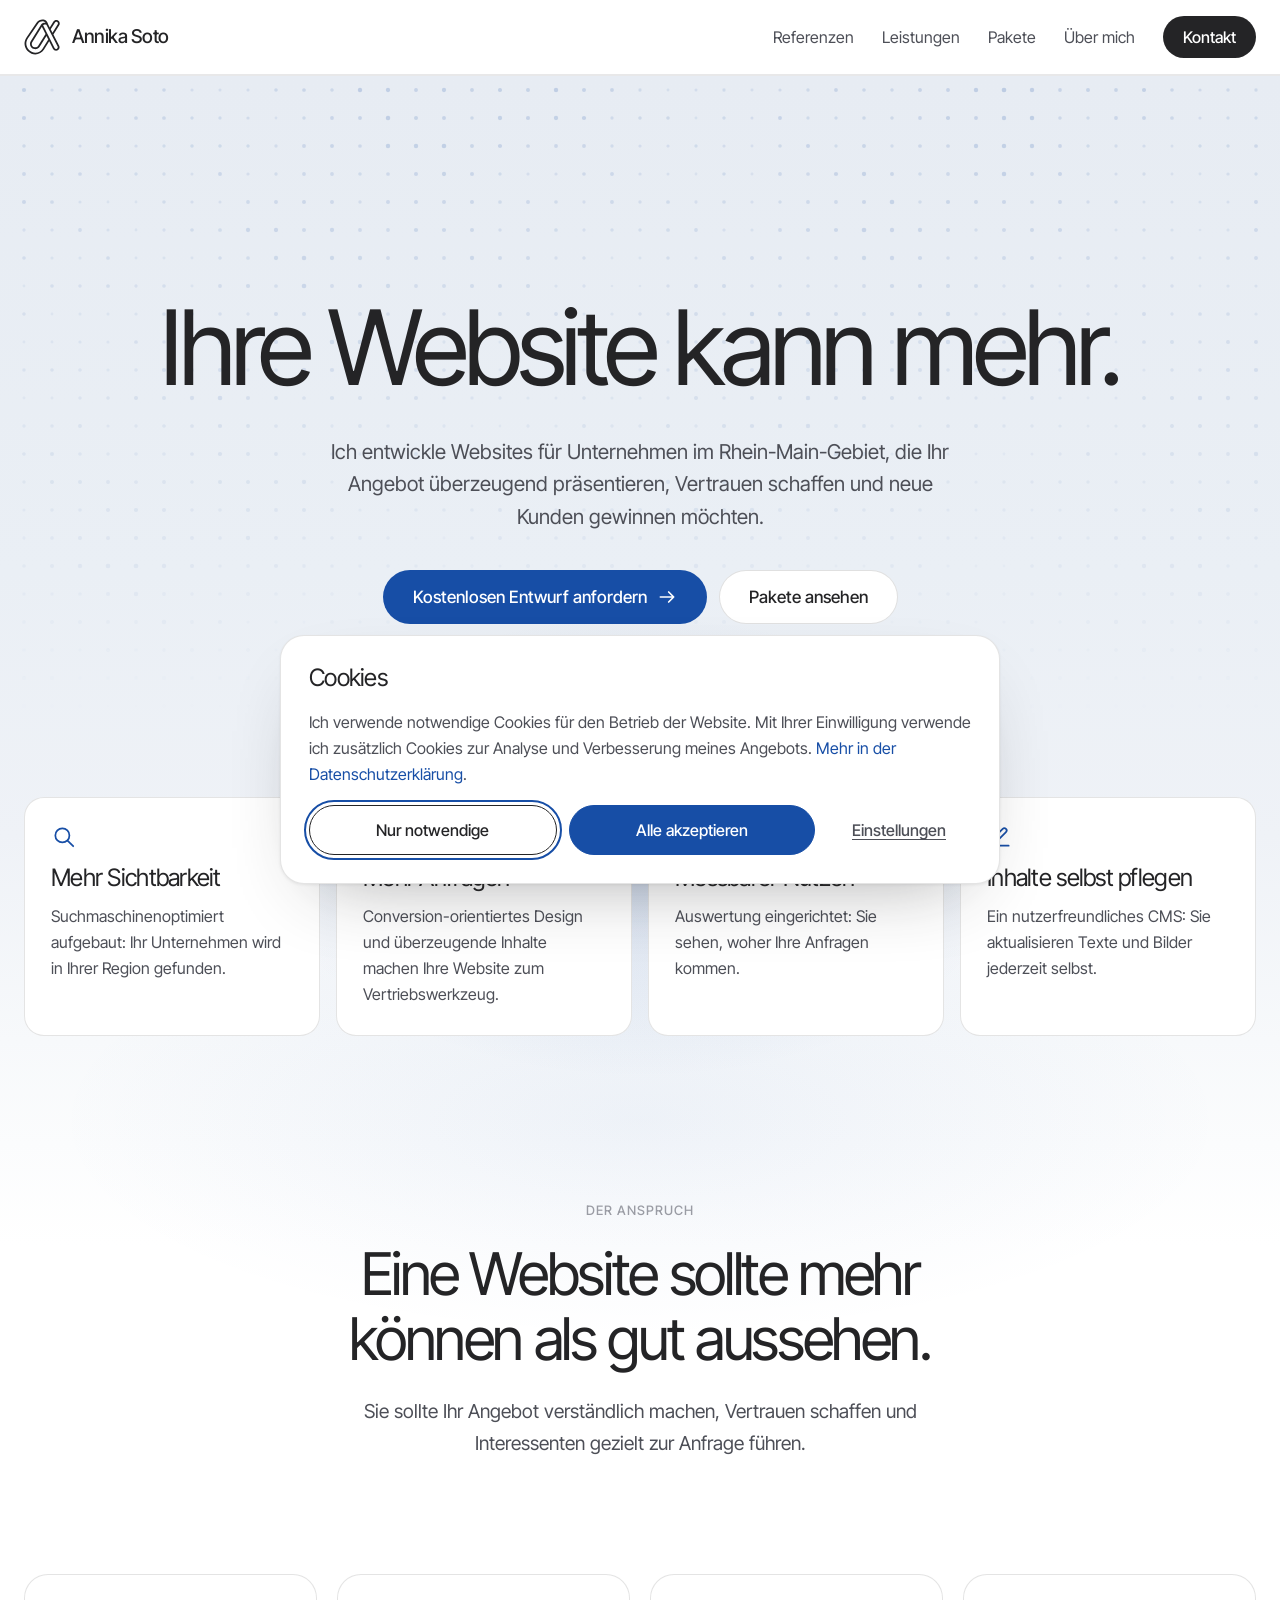
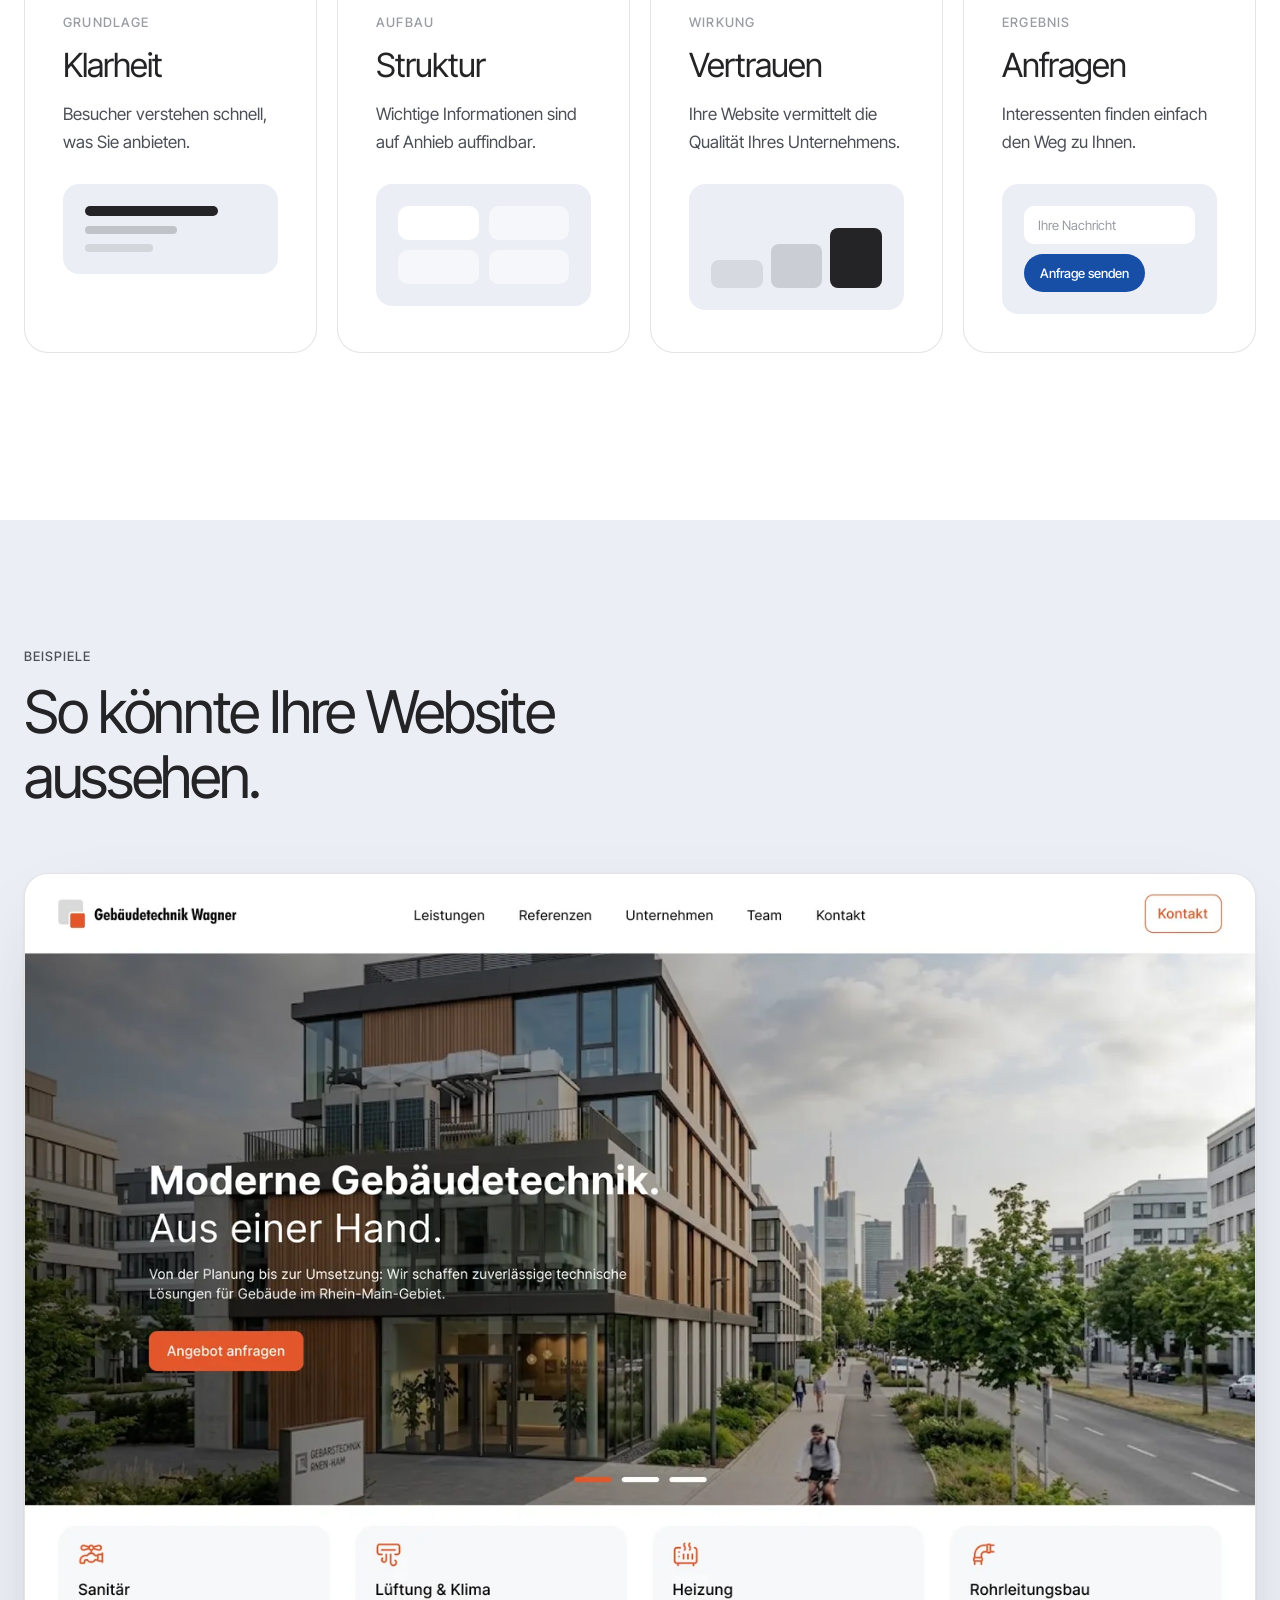
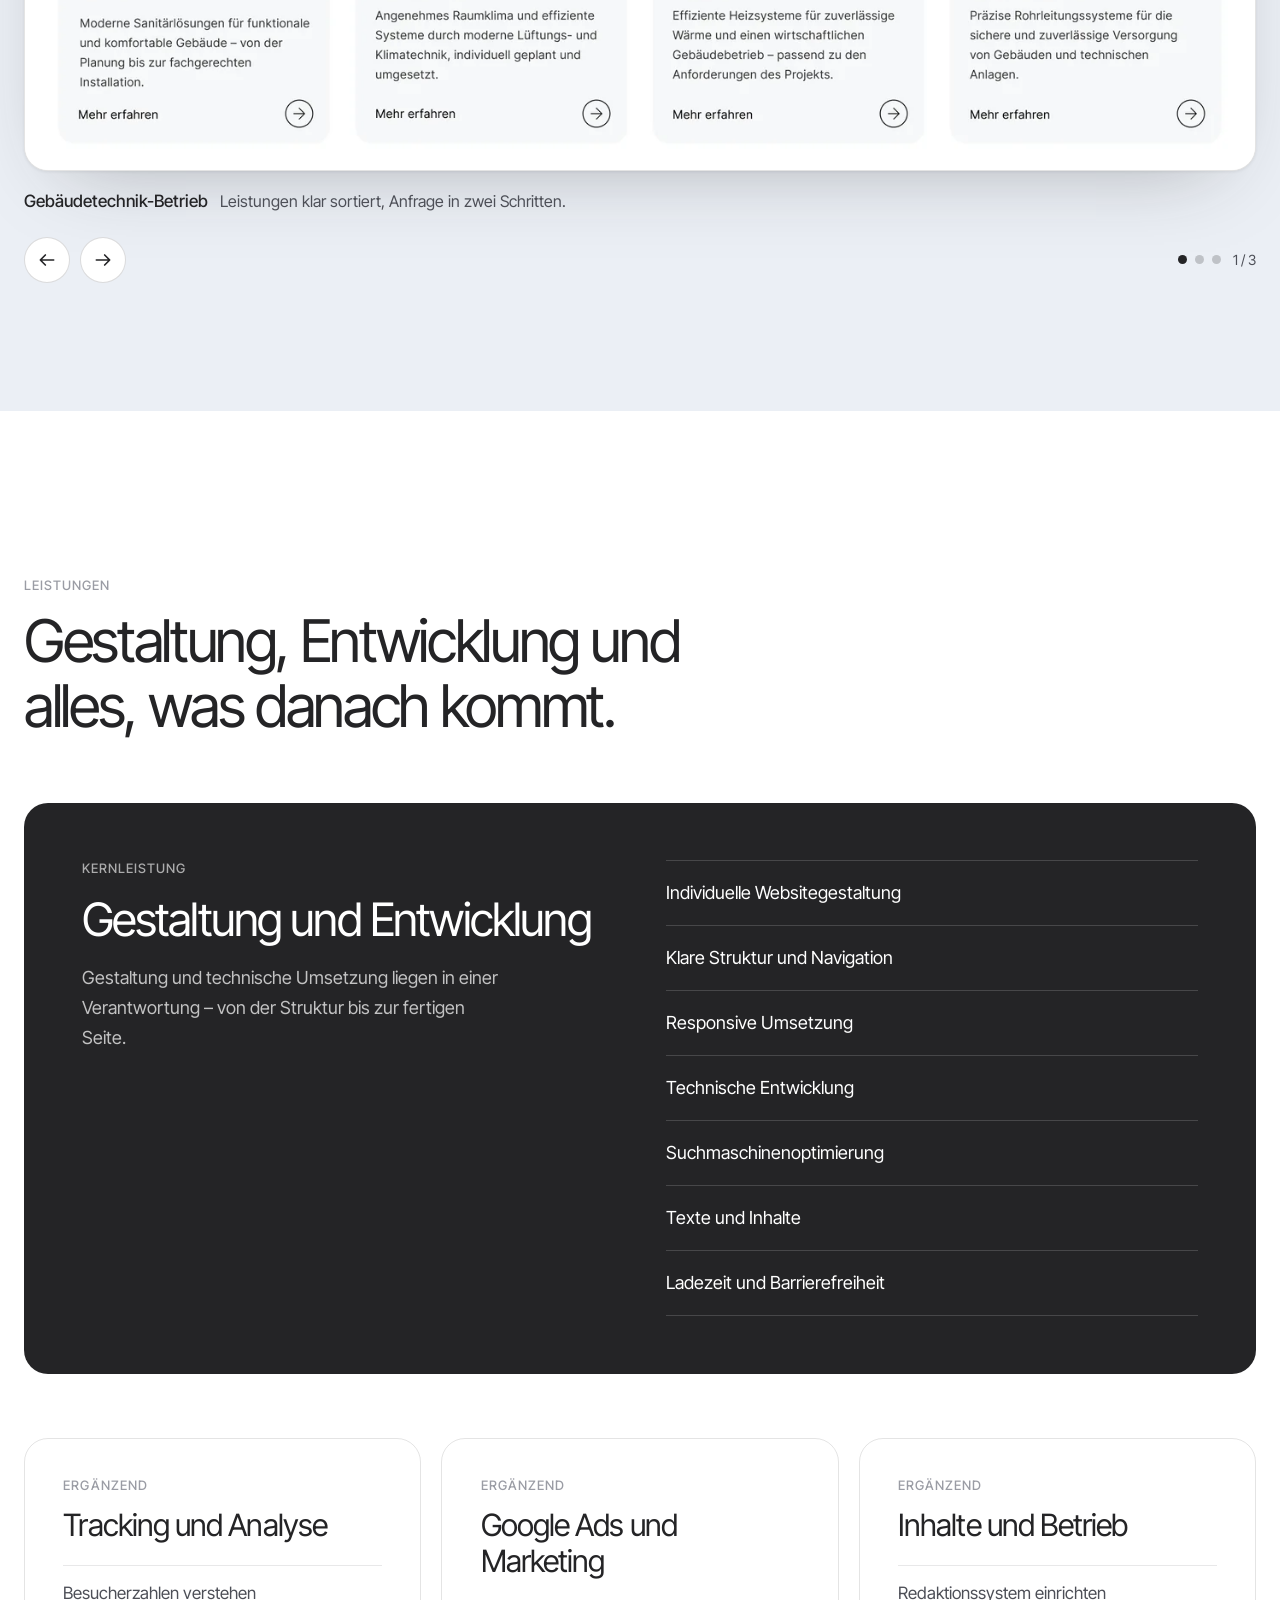
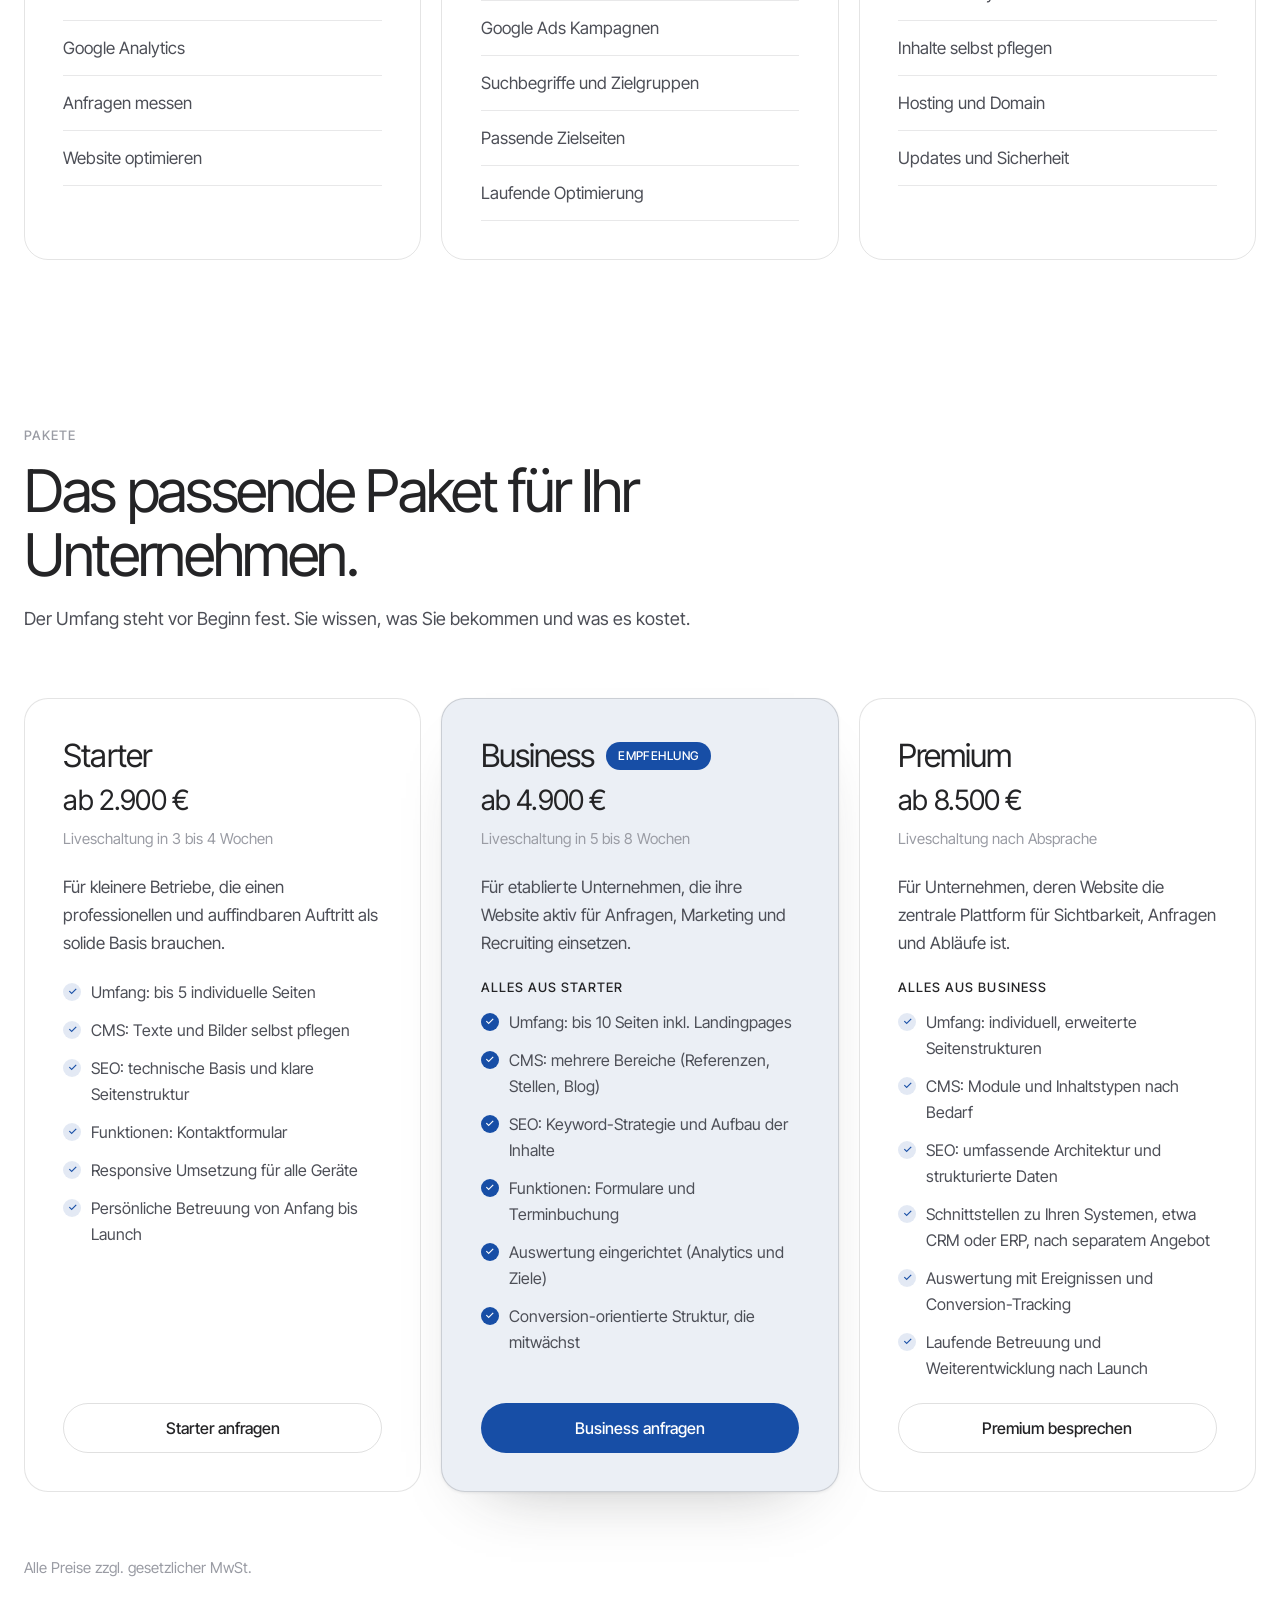
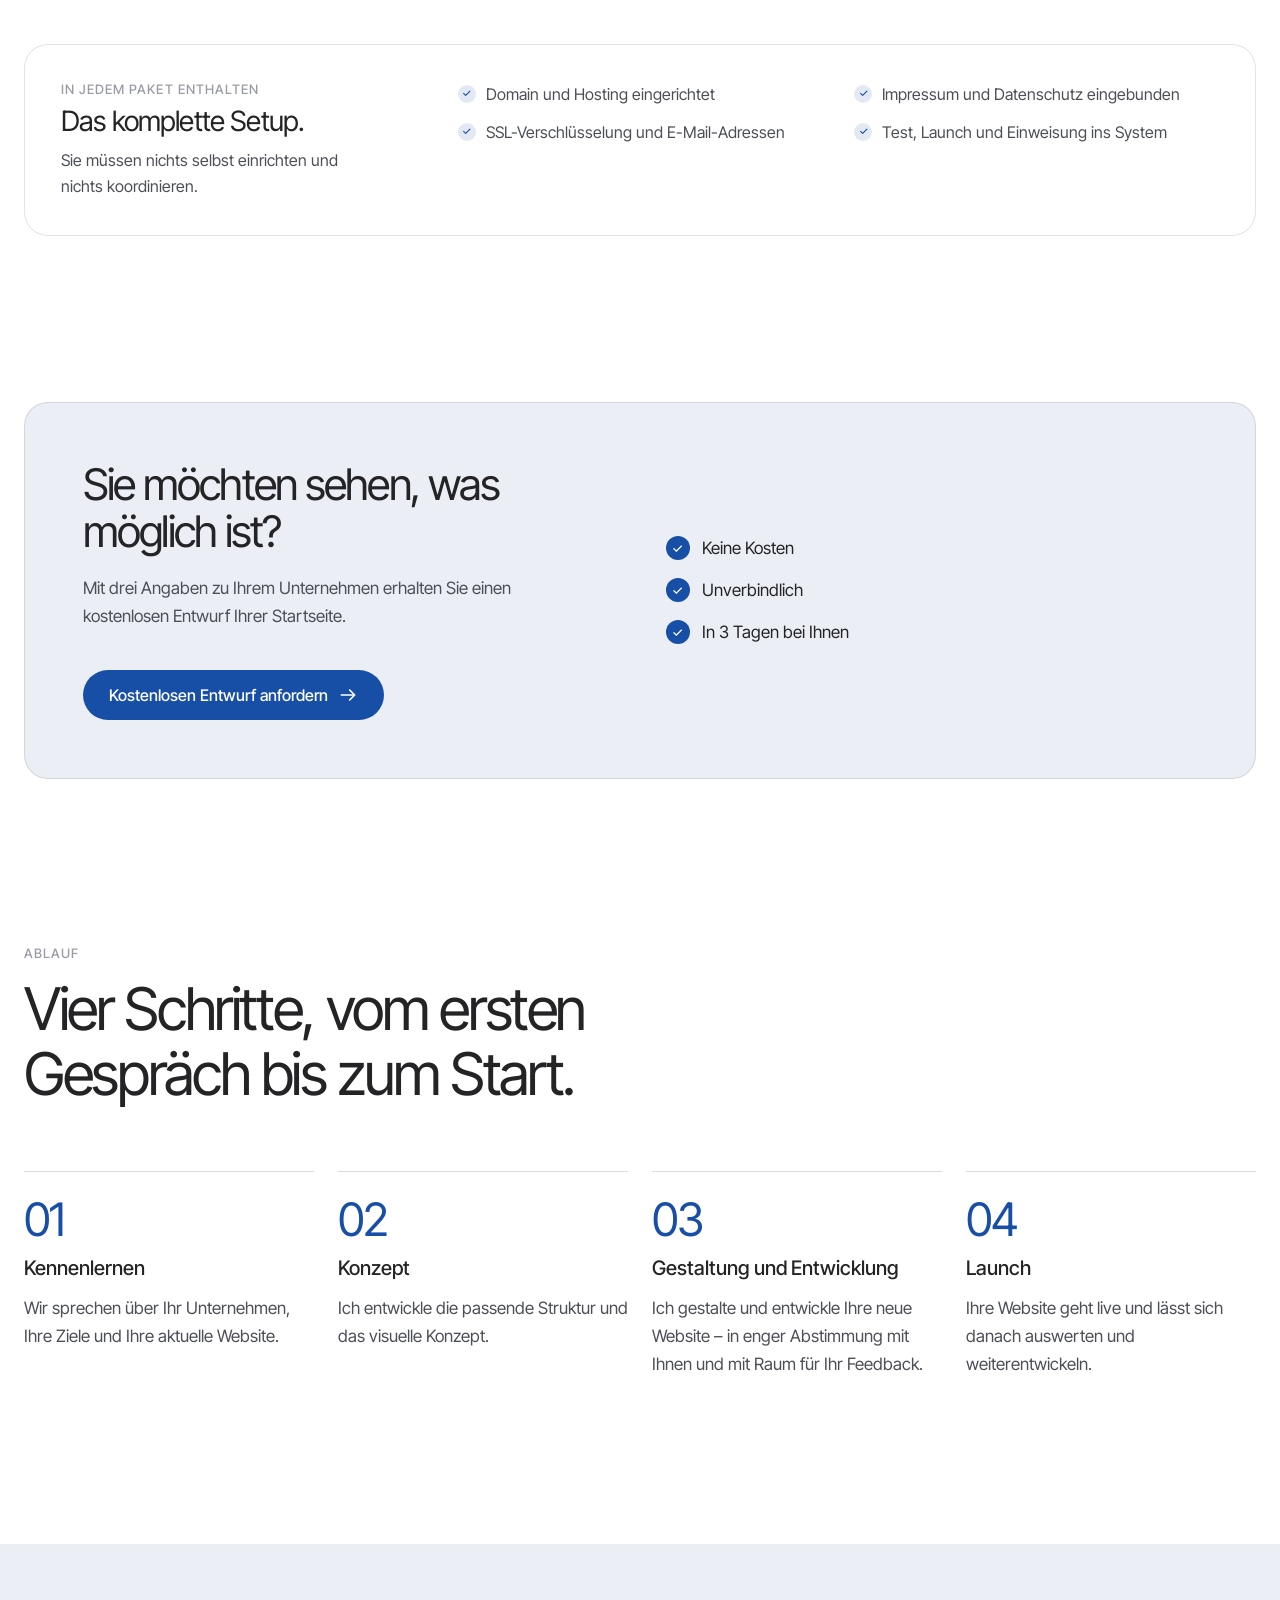
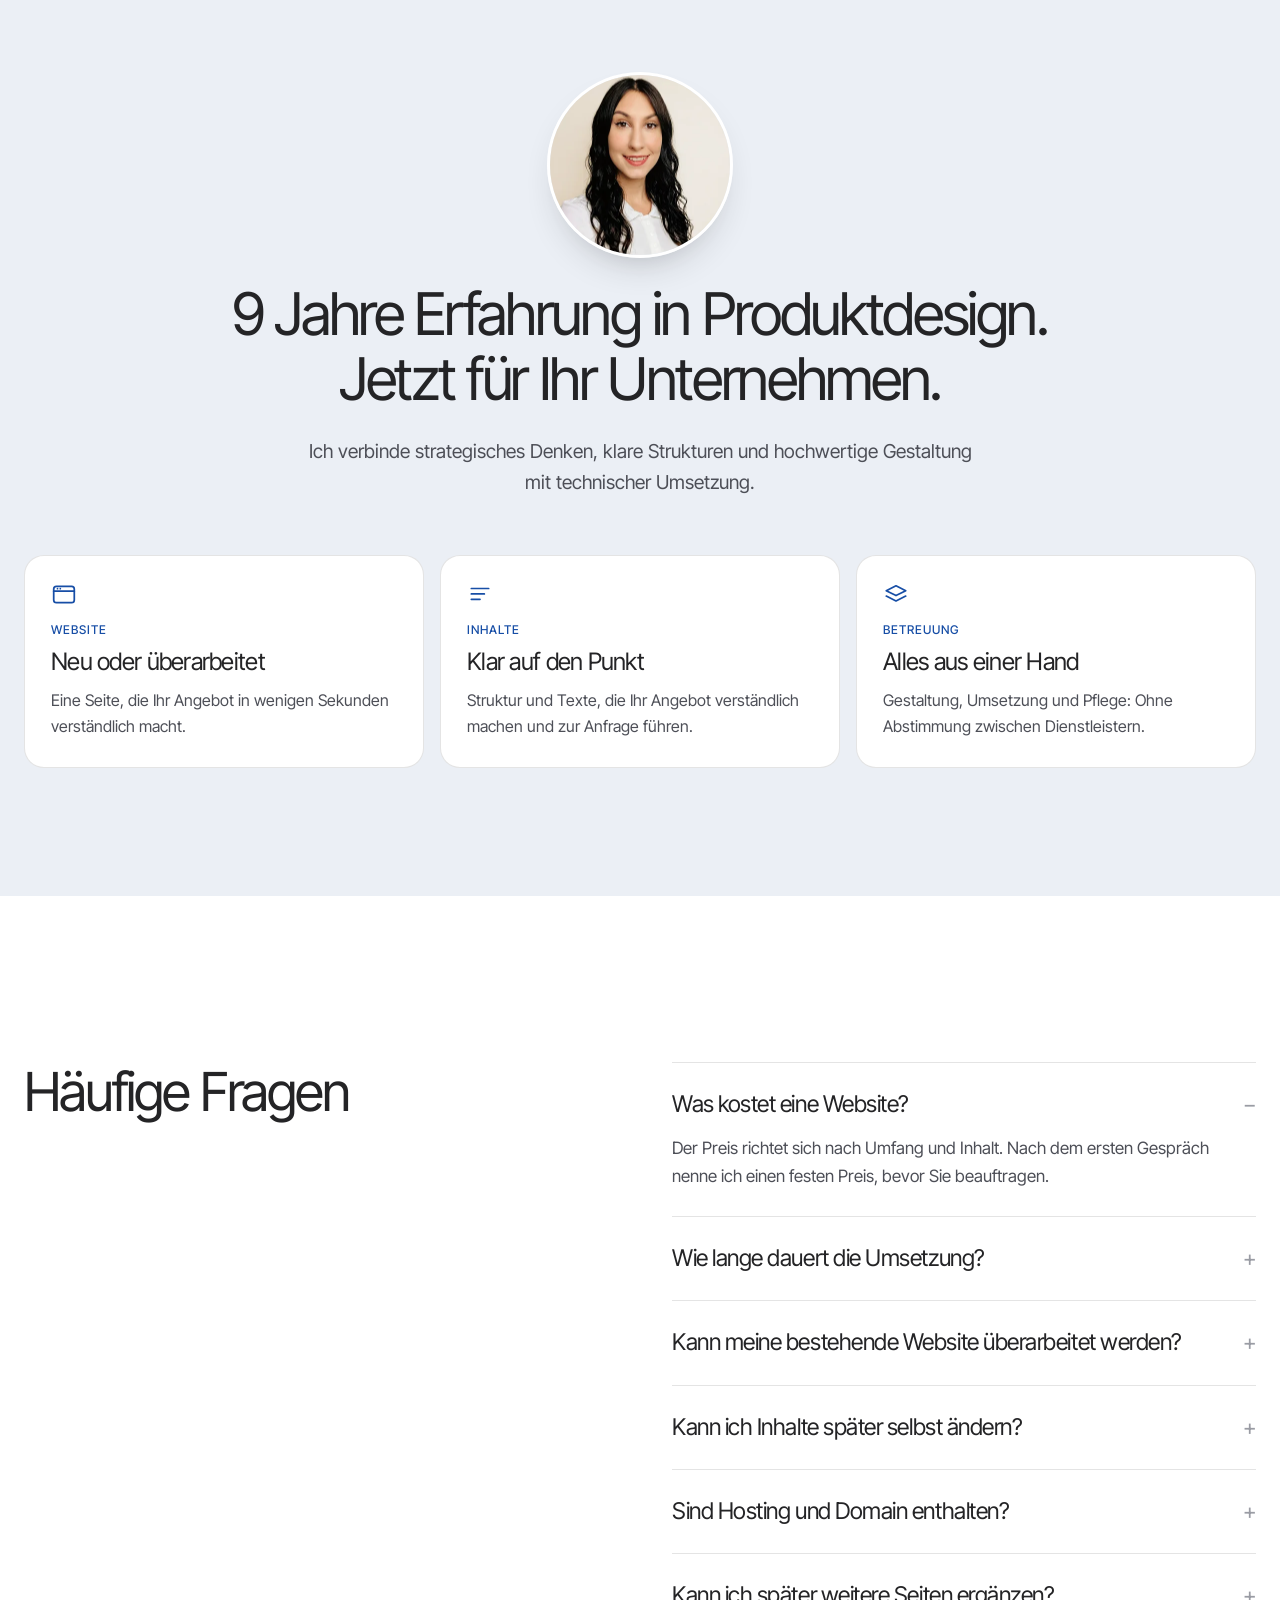
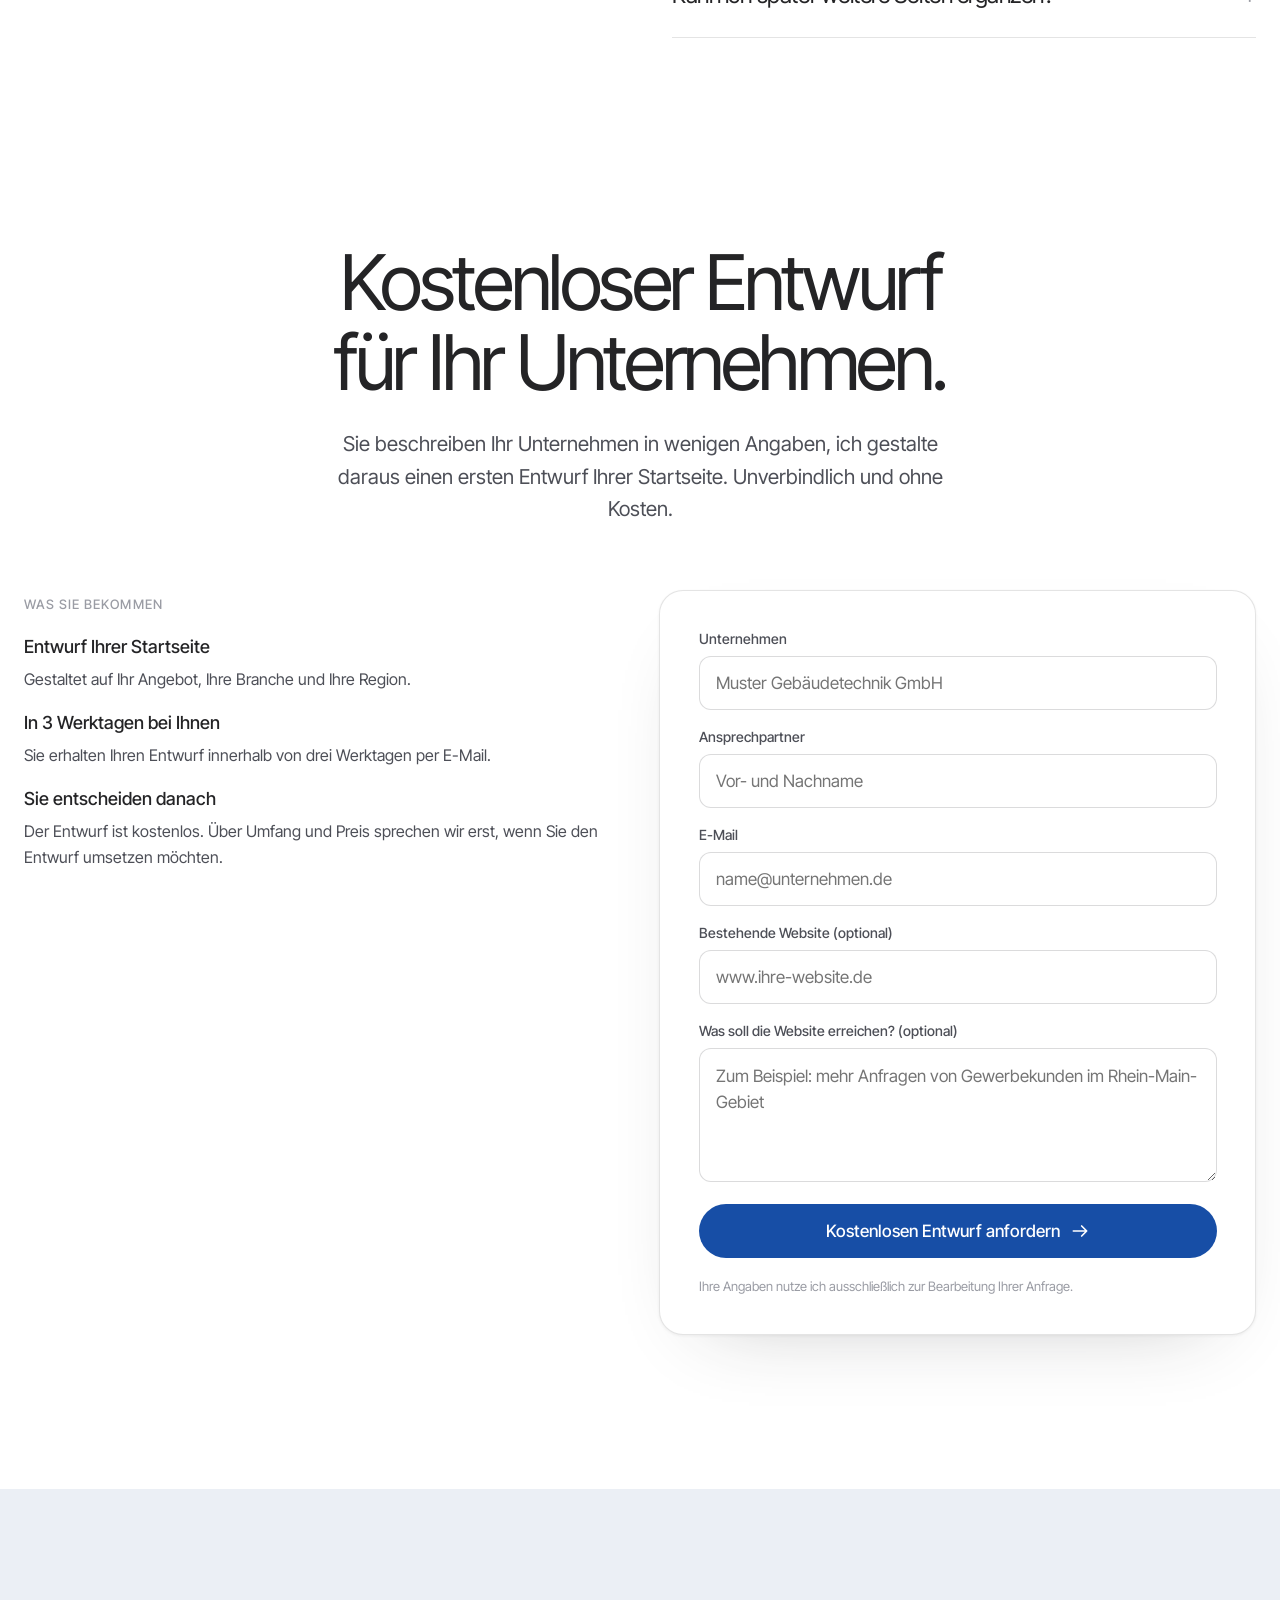
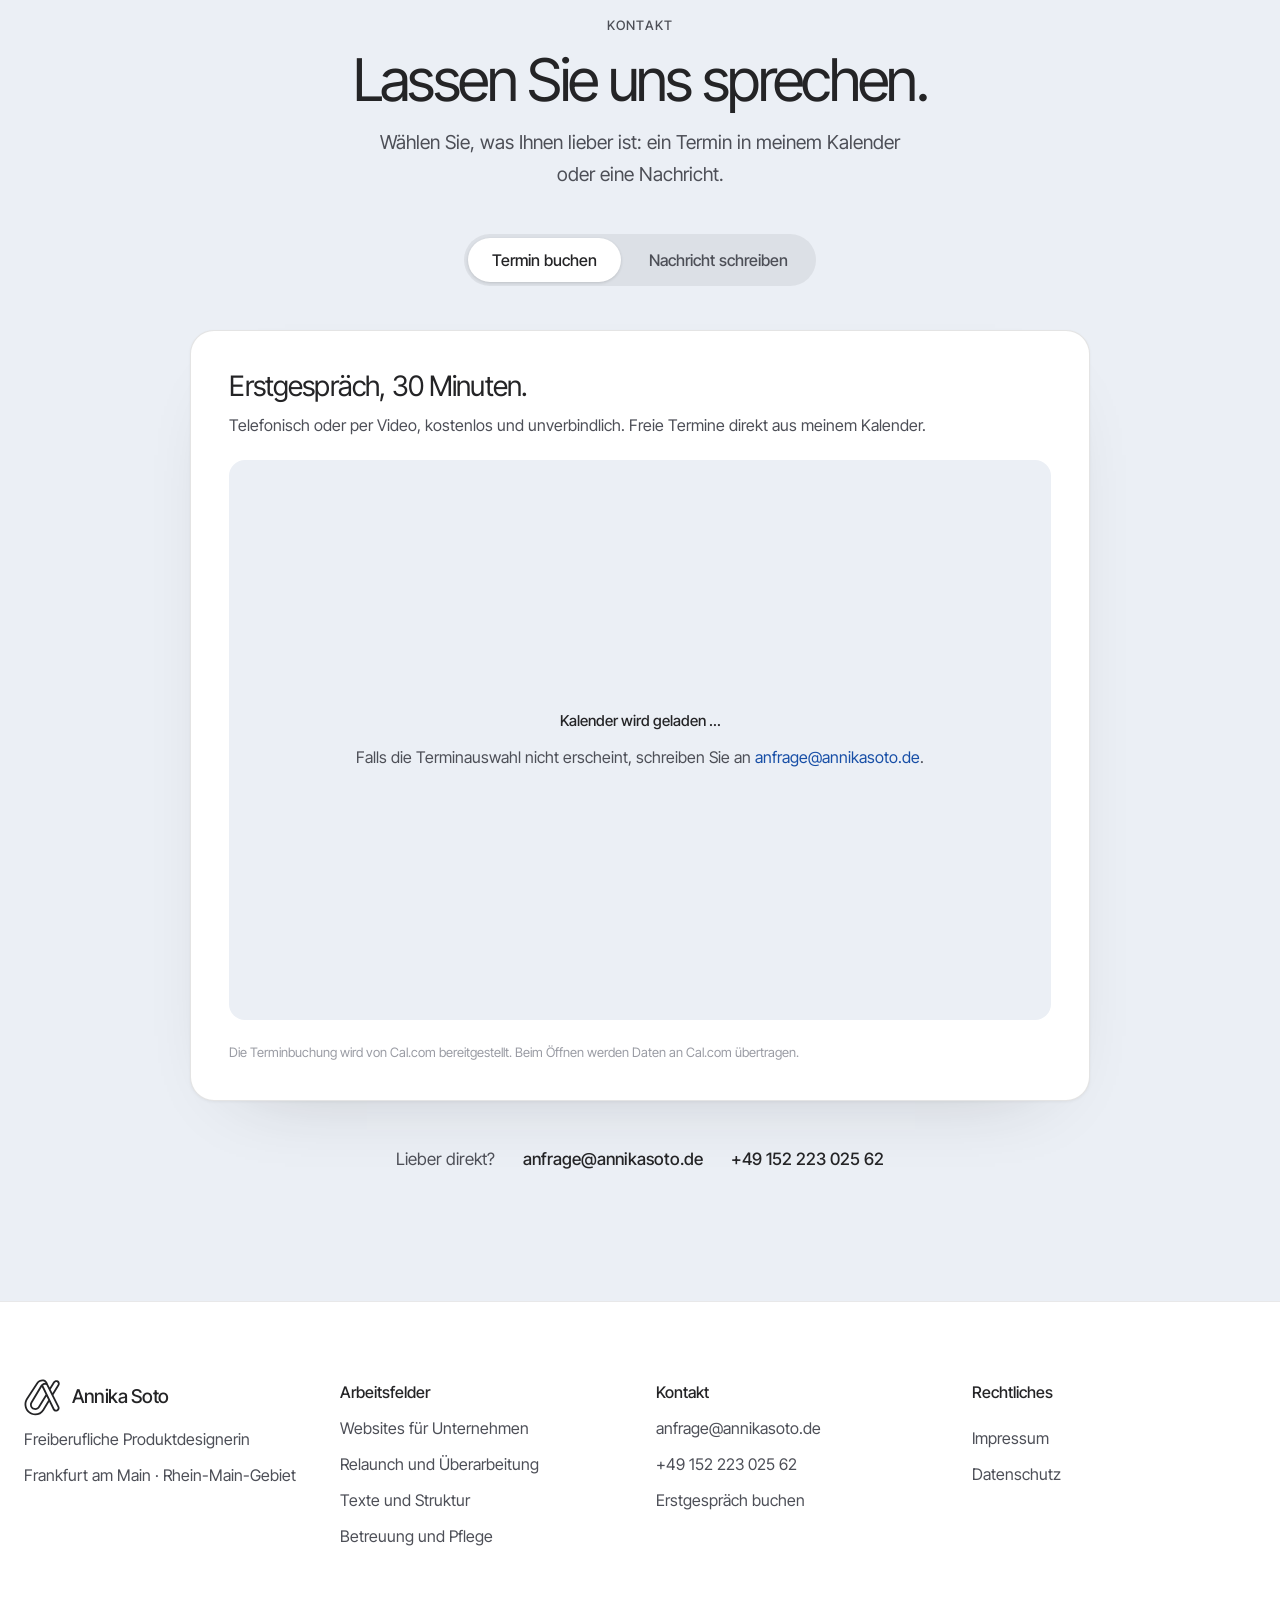
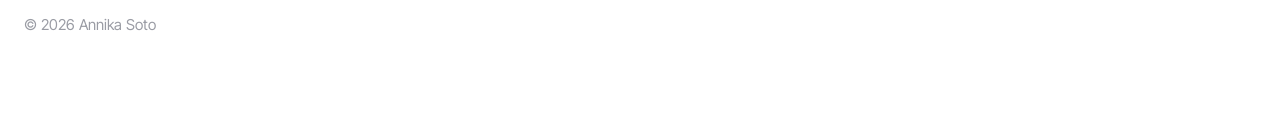
<file: index.html>
<!DOCTYPE html>
<html lang="de">
<head>
<meta charset="utf-8">
<meta name="viewport" content="width=device-width, initial-scale=1">
<title>Webdesign Frankfurt – Websites für Unternehmen | Annika Soto</title>
<meta name="description" content="Freiberufliche Produktdesignerin in Frankfurt am Main: Websites für Unternehmen im Rhein-Main-Gebiet – Gestaltung, Entwicklung und Betreuung aus einer Hand. Kostenloser Entwurf Ihrer Startseite.">
<meta name="robots" content="index, follow">
<meta name="author" content="Annika Soto">
<link rel="canonical" href="https://annikasoto.de/">
<meta property="og:type" content="website">
<meta property="og:locale" content="de_DE">
<meta property="og:site_name" content="Annika Soto">
<meta property="og:title" content="Webdesign Frankfurt – Websites für Unternehmen | Annika Soto">
<meta property="og:description" content="Websites für Unternehmen im Rhein-Main-Gebiet: Gestaltung, Entwicklung und Betreuung aus einer Hand. Kostenloser Entwurf Ihrer Startseite.">
<meta property="og:url" content="https://annikasoto.de/">
<meta property="og:image" content="https://annikasoto.de/bilder/mockup-hero.png">
<meta name="twitter:card" content="summary_large_image">
<script type="application/ld+json">{"@context":"https://schema.org","@type":"ProfessionalService","name":"Annika Soto – Webdesign & Produktdesign","description":"Websites für Unternehmen: Gestaltung, Entwicklung und Betreuung aus einer Hand.","url":"https://annikasoto.de/","email":"anfrage@annikasoto.de","telephone":"+4915222302562","image":"https://annikasoto.de/bilder/portrait-annika-soto.png","areaServed":["Frankfurt am Main","Rhein-Main-Gebiet"],"address":{"@type":"PostalAddress","addressLocality":"Frankfurt am Main","addressCountry":"DE"},"founder":{"@type":"Person","name":"Annika Soto","jobTitle":"Produktdesignerin"},"knowsLanguage":"de"}</script>
<script type="application/ld+json">{"@context":"https://schema.org","@type":"FAQPage","mainEntity":[{"@type":"Question","name":"Was kostet eine Website?","acceptedAnswer":{"@type":"Answer","text":"Der Preis richtet sich nach Umfang und Inhalt. Nach dem ersten Gespräch nenne ich einen festen Preis, bevor Sie beauftragen."}},{"@type":"Question","name":"Wie lange dauert die Umsetzung?","acceptedAnswer":{"@type":"Answer","text":"Ein Auftritt mit wenigen Seiten braucht in der Regel drei bis vier Wochen, ein größerer Auftritt entsprechend länger. Der Termin steht im Angebot."}},{"@type":"Question","name":"Kann meine bestehende Website überarbeitet werden?","acceptedAnswer":{"@type":"Answer","text":"Ja. Wir sehen uns an, was bleibt und was neu aufgebaut wird. Oft genügt eine neue Struktur mit vorhandenen Inhalten."}},{"@type":"Question","name":"Kann ich Inhalte später selbst ändern?","acceptedAnswer":{"@type":"Answer","text":"Auf Wunsch richte ich Bereiche ein, die Sie selbst pflegen, etwa Texte, Bilder und Stellenangebote."}},{"@type":"Question","name":"Sind Hosting und Domain enthalten?","acceptedAnswer":{"@type":"Answer","text":"Ich richte beides ein und betreue es auf Wunsch. Die Kosten laufen direkt über Ihren Anbieter, damit Sie Eigentümer bleiben."}},{"@type":"Question","name":"Kann ich später weitere Seiten ergänzen?","acceptedAnswer":{"@type":"Answer","text":"Ja. Die Seite ist so gebaut, dass weitere Abschnitte und Seiten im gleichen System entstehen."}}]}</script>
<link rel="preconnect" href="https://fonts.googleapis.com">
<link rel="preconnect" href="https://fonts.gstatic.com" crossorigin>
<link rel="preload" as="style" href="https://fonts.googleapis.com/css2?family=Inter+Tight:wght@400;500&display=swap">
<link rel="stylesheet" href="https://fonts.googleapis.com/css2?family=Inter+Tight:wght@400;500&display=swap">
<link rel="icon" href="bilder/favicon.svg" type="image/svg+xml">
<link rel="stylesheet" href="assets/style.css?v=59e8b922">
</head>
<body>
<a class="skip-link" href="#inhalt">Zum Inhalt springen</a>
<div class="s1">

  <header class="s2">
    <div class="s3">
      <a href="#" class="h1 s4">
        <img src="bilder/logo-annika-soto.svg" alt="Logo Annika Soto" width="40" height="41" class="s5">
        <span class="s6">Annika Soto</span>
      </a>
      <button type="button" class="menue-knopf" aria-label="Menü öffnen" aria-expanded="false" aria-controls="hauptnavigation"><svg viewBox="0 0 24 24" width="24" height="24" fill="none" stroke="currentColor" stroke-width="1.8" stroke-linecap="round" aria-hidden="true" focusable="false"><path class="menue-strich menue-strich-1" d="M4 7h16"></path><path class="menue-strich menue-strich-2" d="M4 12h16"></path><path class="menue-strich menue-strich-3" d="M4 17h16"></path></svg></button>
        <nav aria-label="Hauptnavigation" id="hauptnavigation" class="s7">
        
        <a href="#referenzen" class="h1 s8">Referenzen</a>
        <a href="#leistungen" class="h1 s8">Leistungen</a>
        <a href="#pakete" class="h1 s8">Pakete</a>
        <a href="#erfahrung" class="h1 s8">Über mich</a>
        <a href="#kontakt" class="h2 s9">Kontakt</a>
      </nav>
    </div>
  </header>

  <main id="inhalt">
  <div class="s10">
  <div class="s11"></div>
  <div class="s12"></div>
  <div class="s13"></div>
  <dot-field aria-hidden="true" dot-size="1.6" spacing="28" color="#174EA6" glow="0.4" noise="0.3" wave-radius="280" class="s14"></dot-field>
  <div class="s15">
    
    <h1 class="s16">Ihre Website kann mehr.</h1>
    <div class="s17">Ich entwickle Websites für Unternehmen im Rhein-Main-Gebiet, die Ihr Angebot überzeugend präsentieren, Vertrauen schaffen und neue Kunden gewinnen möchten.</div>
    <div class="s18">
      <a href="#entwurf" class="h3 s19">Kostenlosen Entwurf anfordern<svg width="20" height="20" viewBox="0 0 24 24" fill="none" aria-hidden="true" class="s20"><path d="M4 12H20M14 18L20 12L14 6" stroke="currentColor" stroke-width="2" stroke-linecap="round" stroke-linejoin="round"></path></svg></a>
      <a href="#pakete" class="h4 s21">Pakete ansehen</a>
    </div>
  </div>
  </div>

  <div data-reveal="" class="s22">
    <div class="h5 s23">
      <svg viewBox="0 0 24 24" fill="none" stroke="#174EA6" stroke-width="1.6" stroke-linecap="round" stroke-linejoin="round" aria-hidden="true" focusable="false" class="s24"><circle cx="10.5" cy="10.5" r="6.5"></circle><path d="m15.5 15.5 5 5"></path></svg>
      
      <h3 class="s25">Mehr Sichtbarkeit</h3>
      <div class="s26">Suchmaschinenoptimiert aufgebaut: Ihr Unternehmen wird in Ihrer Region gefunden.</div>
    </div>
    <div class="h5 s23">
      <svg viewBox="0 0 24 24" fill="none" stroke="#174EA6" stroke-width="1.6" stroke-linecap="round" stroke-linejoin="round" aria-hidden="true" focusable="false" class="s24"><rect x="2.5" y="5" width="19" height="14" rx="2.5"></rect><path d="m3.5 7 8.5 6 8.5-6"></path></svg>
      
      <h3 class="s25">Mehr Anfragen</h3>
      <div class="s26">Conversion-orientiertes Design und überzeugende Inhalte machen Ihre Website zum Vertriebswerkzeug.</div>
    </div>
    <div class="h5 s23">
      <svg viewBox="0 0 24 24" fill="none" stroke="#174EA6" stroke-width="1.6" stroke-linecap="round" stroke-linejoin="round" aria-hidden="true" focusable="false" class="s24"><path d="M4 20V10"></path><path d="M10 20V4"></path><path d="M16 20v-7"></path><path d="M22 20H2"></path></svg>
      
      <h3 class="s25">Messbarer Nutzen</h3>
      <div class="s26">Auswertung eingerichtet: Sie sehen, woher Ihre Anfragen kommen.</div>
    </div>
    <div class="h5 s23">
      <svg viewBox="0 0 24 24" fill="none" stroke="#174EA6" stroke-width="1.6" stroke-linecap="round" stroke-linejoin="round" aria-hidden="true" focusable="false" class="s24"><path d="M4 20h16"></path><path d="M14.5 4.5a2.1 2.1 0 0 1 3 3L9 16l-4 1 1-4 8.5-8.5Z"></path></svg>
      
      <h3 class="s25">Inhalte selbst pflegen</h3>
      <div class="s26">Ein nutzerfreundliches CMS: Sie aktualisieren Texte und Bilder jederzeit selbst.</div>
    </div>
    
  </div>

  <div data-reveal="" class="s27">
    <div class="s28">DER ANSPRUCH</div>
    <h2 class="s29">Eine Website sollte mehr können als gut aussehen.</h2>
    <div class="s30">Sie sollte Ihr Angebot verständlich machen, Vertrauen schaffen und Interessenten gezielt zur Anfrage führen.</div>
  </div>

  <div id="websites" data-reveal="" class="s31">
    <div class="h5 s32">
      <div class="s28">Grundlage</div>
      <h3 class="s33">Klarheit</h3>
      <div class="s34">Besucher verstehen schnell, was Sie anbieten.</div>
      <div class="s35">
        <div class="s36"></div>
        <div class="s37"></div>
        <div class="s38"></div>
      </div>
    </div>
    <div class="h5 s32">
      <div class="s28">Aufbau</div>
      <h3 class="s33">Struktur</h3>
      <div class="s34">Wichtige Informationen sind auf Anhieb auffindbar.</div>
      <div class="s39">
        <div class="s40"></div>
        <div class="s41"></div>
        <div class="s41"></div>
        <div class="s41"></div>
      </div>
    </div>
    <div class="h5 s32">
      <div class="s28">Wirkung</div>
      <h3 class="s33">Vertrauen</h3>
      <div class="s34">Ihre Website vermittelt die Qualität Ihres Unternehmens.</div>
      <div class="s42">
        <div class="s43"></div>
        <div class="s44"></div>
        <div class="s45"></div>
      </div>
    </div>
    <div class="h5 s32">
      <div class="s28">Ergebnis</div>
      <h3 class="s33">Anfragen</h3>
      <div class="s34">Interessenten finden einfach den Weg zu Ihnen.</div>
      <div class="s35">
        <div class="s46">Ihre Nachricht</div>
        <div class="s47">Anfrage senden</div>
      </div>
    </div>
  </div>

  <div id="referenzen" data-reveal="" class="s48">
    <div class="s49">
      <div class="s50">
        <div class="s51">BEISPIELE</div>
        <h2 class="s52">So könnte Ihre Website aussehen.</h2>
      </div>
      <div class="s53">
        <div data-slide="0" class="slide s54">
            <picture><source type="image/webp" srcset="bilder/beispiel-gebaeudetechnik-1440.webp 1440w, bilder/beispiel-gebaeudetechnik.webp 2880w" sizes="(max-width: 1288px) calc(100vw - 48px), 1192px"><img width="2880" height="2098" loading="lazy" decoding="async" src="bilder/beispiel-gebaeudetechnik.png" alt="Beispielkonzept Startseite eines Gebäudetechnik-Betriebs" class="s55"></picture>
            <div class="s56">
              <div class="s57">Gebäudetechnik-Betrieb</div>
              <div class="s58">Leistungen klar sortiert, Anfrage in zwei Schritten.</div>
            </div>
          </div>
        <div data-slide="1" hidden class="slide s54">
            <picture><source type="image/webp" srcset="bilder/beispiel-immobilien-1440.webp 1440w, bilder/beispiel-immobilien.webp 2880w" sizes="(max-width: 1288px) calc(100vw - 48px), 1192px"><img width="2880" height="1998" loading="lazy" decoding="async" src="bilder/beispiel-immobilien.png" alt="Beispielkonzept einer Startseite für eine Immobilienvermittlung" class="s59"></picture>
            <div class="s56">
              <div class="s57">Immobilienvermittlung</div>
              <div class="s58">Hochwertiger Auftritt, Objektsuche direkt auf der Startseite.</div>
            </div>
          </div>
        <div data-slide="2" hidden class="slide s54">
            <picture><source type="image/webp" srcset="bilder/beispiel-kanzlei-1440.webp 1440w, bilder/beispiel-kanzlei.webp 2880w" sizes="(max-width: 1288px) calc(100vw - 48px), 1192px"><img width="2880" height="1998" loading="lazy" decoding="async" src="bilder/beispiel-kanzlei.png" alt="Beispielkonzept einer Startseite für eine Rechtsanwaltskanzlei" class="s59"></picture>
            <div class="s56">
              <div class="s57">Rechtsanwaltskanzlei</div>
              <div class="s58">Seriöser Auftritt, Erstgespräch in einem Schritt angefragt.</div>
            </div>
          </div>
        <div class="s60">
          <div class="s61">
            <button type="button" data-action="prev" aria-label="Vorheriges Beispiel" class="h6 s62"><svg width="20" height="20" viewBox="0 0 24 24" fill="none" aria-hidden="true" class="s63"><path d="M4 12H20M14 18L20 12L14 6" stroke="currentColor" stroke-width="2" stroke-linecap="round" stroke-linejoin="round"></path></svg></button>
            <button type="button" data-action="next" aria-label="Nächstes Beispiel" class="h6 s62"><svg width="20" height="20" viewBox="0 0 24 24" fill="none" aria-hidden="true" class="s20"><path d="M4 12H20M14 18L20 12L14 6" stroke="currentColor" stroke-width="2" stroke-linecap="round" stroke-linejoin="round"></path></svg></button>
          </div>
          <div class="s64">
            <div class="s65">
              <button type="button" data-go="0" aria-current="true" aria-label="Beispiel 1" class="slider-dot s66"></button>
              <button type="button" data-go="1" aria-current="false" aria-label="Beispiel 2" class="slider-dot s66"></button>
              <button type="button" data-go="2" aria-current="false" aria-label="Beispiel 3" class="slider-dot s66"></button>
            </div>
            <div aria-live="polite" data-slider-counter class="s67">1 / 3</div>
          </div>
        </div>
      </div>
    </div>
  </div>

  <div id="leistungen" data-reveal="" class="s68">
    <div class="s50">
      <div class="s28">LEISTUNGEN</div>
      <h2 class="s52">Gestaltung, Entwicklung und alles, was danach kommt.</h2>
    </div>
    <div class="s69">
      <div class="s54">
        <div class="s70">Kernleistung</div>
        <h3 class="s71">Gestaltung und Entwicklung</h3>
        <div class="s72">Gestaltung und technische Umsetzung liegen in einer Verantwortung – von der Struktur bis zur fertigen Seite.</div>
      </div>
      <div class="s73">
        <div class="s74">Individuelle Websitegestaltung</div>
        <div class="s74">Klare Struktur und Navigation</div>
        <div class="s74">Responsive Umsetzung</div>
        <div class="s74">Technische Entwicklung</div>
        <div class="s74">Suchmaschinenoptimierung</div>
        <div class="s74">Texte und Inhalte</div>
        <div class="s75">Ladezeit und Barrierefreiheit</div>
      </div>
    </div>
    <div class="s76">
      <div class="s77">
        <div class="s28">Ergänzend</div>
        <div class="s78">Tracking und Analyse</div>
        <div class="s79">
          <div class="s80">Besucherzahlen verstehen</div>
          <div class="s80">Google Analytics</div>
          <div class="s80">Anfragen messen</div>
          <div class="s81">Website optimieren</div>
        </div>
      </div>
      <div class="s77">
        <div class="s28">Ergänzend</div>
        <div class="s78">Google Ads und Marketing</div>
        <div class="s79">
          <div class="s80">Google Ads Kampagnen</div>
          <div class="s80">Suchbegriffe und Zielgruppen</div>
          <div class="s80">Passende Zielseiten</div>
          <div class="s81">Laufende Optimierung</div>
        </div>
      </div>
      <div class="s77">
        <div class="s28">Ergänzend</div>
        <div class="s78">Inhalte und Betrieb</div>
        <div class="s79">
          <div class="s80">Redaktionssystem einrichten</div>
          <div class="s80">Inhalte selbst pflegen</div>
          <div class="s80">Hosting und Domain</div>
          <div class="s81">Updates und Sicherheit</div>
        </div>
      </div>
    </div>
  </div>

  <div id="pakete" data-reveal="" class="s68">
    <div class="s82">
      <div class="s28">PAKETE</div>
      <h2 class="s52">Das passende Paket für Ihr Unternehmen.</h2>
      <div class="s83">Der Umfang steht vor Beginn fest. Sie wissen, was Sie bekommen und was es kostet.</div>
    </div>
    <div class="s84">
      <div class="h5 s85">
        <div class="s86">
          <div class="s87">
            <h3 class="s88">Starter</h3>
          </div>
          <div class="s89">ab 2.900 €</div>
          <div class="s90">Liveschaltung in 3 bis 4 Wochen</div>
        </div>
        <div class="s34">Für kleinere Betriebe, die einen professionellen und auffindbaren Auftritt als solide Basis brauchen.</div>
        <div class="s91">
        <div class="s92">
          <span class="s93">✓</span>
          <span>Umfang: bis 5 individuelle Seiten</span>
        </div>
        <div class="s92">
          <span class="s93">✓</span>
          <span>CMS: Texte und Bilder selbst pflegen</span>
        </div>
        <div class="s92">
          <span class="s93">✓</span>
          <span>SEO: technische Basis und klare Seitenstruktur</span>
        </div>
        <div class="s92">
          <span class="s93">✓</span>
          <span>Funktionen: Kontaktformular</span>
        </div>
        <div class="s92">
          <span class="s93">✓</span>
          <span>Responsive Umsetzung für alle Geräte</span>
        </div>
        <div class="s92">
          <span class="s93">✓</span>
          <span>Persönliche Betreuung von Anfang bis Launch</span>
        </div>
        </div>
        <a href="mailto:anfrage@annikasoto.de?subject=Anfrage%20zu%20Starter-Paket" class="h4 s94">Starter anfragen</a>
      </div>
      <div class="h5 s95">
        <div class="s86">
          <div class="s87">
            <h3 class="s88">Business</h3>
            <div class="s96">Empfehlung</div>
          </div>
          <div class="s89">ab 4.900 €</div>
          <div class="s90">Liveschaltung in 5 bis 8 Wochen</div>
        </div>
        <div class="s34">Für etablierte Unternehmen, die ihre Website aktiv für Anfragen, Marketing und Recruiting einsetzen.</div>
        <div class="s91">
        <div class="s97">Alles aus Starter</div>
        <div class="s92">
          <span class="s98">✓</span>
          <span>Umfang: bis 10 Seiten inkl. Landingpages</span>
        </div>
        <div class="s92">
          <span class="s98">✓</span>
          <span>CMS: mehrere Bereiche (Referenzen, Stellen, Blog)</span>
        </div>
        <div class="s92">
          <span class="s98">✓</span>
          <span>SEO: Keyword-Strategie und Aufbau der Inhalte</span>
        </div>
        <div class="s92">
          <span class="s98">✓</span>
          <span>Funktionen: Formulare und Terminbuchung</span>
        </div>
        <div class="s92">
          <span class="s98">✓</span>
          <span>Auswertung eingerichtet (Analytics und Ziele)</span>
        </div>
        <div class="s92">
          <span class="s98">✓</span>
          <span>Conversion-orientierte Struktur, die mitwächst</span>
        </div>
        </div>
        <a href="mailto:anfrage@annikasoto.de?subject=Anfrage%20zu%20Business-Paket" class="h3 s99">Business anfragen</a>
      </div>
      <div class="h5 s85">
        <div class="s86">
          <div class="s87">
            <h3 class="s88">Premium</h3>
          </div>
          <div class="s89">ab 8.500 €</div>
          <div class="s90">Liveschaltung nach Absprache</div>
        </div>
        <div class="s34">Für Unternehmen, deren Website die zentrale Plattform für Sichtbarkeit, Anfragen und Abläufe ist.</div>
        <div class="s91">
        <div class="s97">Alles aus Business</div>
        <div class="s92">
          <span class="s93">✓</span>
          <span>Umfang: individuell, erweiterte Seitenstrukturen</span>
        </div>
        <div class="s92">
          <span class="s93">✓</span>
          <span>CMS: Module und Inhaltstypen nach Bedarf</span>
        </div>
        <div class="s92">
          <span class="s93">✓</span>
          <span>SEO: umfassende Architektur und strukturierte Daten</span>
        </div>
        <div class="s92">
          <span class="s93">✓</span>
          <span>Schnittstellen zu Ihren Systemen, etwa CRM oder ERP, nach separatem Angebot</span>
        </div>
        <div class="s92">
          <span class="s93">✓</span>
          <span>Auswertung mit Ereignissen und Conversion-Tracking</span>
        </div>
        <div class="s92">
          <span class="s93">✓</span>
          <span>Laufende Betreuung und Weiterentwicklung nach Launch</span>
        </div>
        </div>
        <a href="mailto:anfrage@annikasoto.de?subject=Anfrage%20zu%20Premium-Paket" class="h4 s94">Premium besprechen</a>
      </div>
    </div>

    <div class="s90">Alle Preise zzgl. gesetzlicher MwSt.</div>

    <div class="s100">
      <div class="s101">
        <div class="s28">In jedem Paket enthalten</div>
        <div class="s102">Das komplette Setup.</div>
        <div class="s26">Sie müssen nichts selbst einrichten und nichts koordinieren.</div>
      </div>
      <div class="s103">
        <div class="s92">
          <span class="s93">✓</span>
          <span>Domain und Hosting eingerichtet</span>
        </div>
        <div class="s92">
          <span class="s93">✓</span>
          <span>SSL-Verschlüsselung und E-Mail-Adressen</span>
        </div>
      </div>
      <div class="s103">
        <div class="s92">
          <span class="s93">✓</span>
          <span>Impressum und Datenschutz eingebunden</span>
        </div>
        <div class="s92">
          <span class="s93">✓</span>
          <span>Test, Launch und Einweisung ins System</span>
        </div>
      </div>
    </div>
  </div>

  <div data-reveal="" class="s104">
    <div class="s105">
      <div class="s54">
        
        <h2 class="s106">Sie möchten sehen, was möglich ist?</h2>
        <div class="s107">Mit drei Angaben zu Ihrem Unternehmen erhalten Sie einen kostenlosen Entwurf Ihrer Startseite.</div>
        <div class="s108">
          
          
          
        </div>
        <a href="#entwurf" class="h3 s109">Kostenlosen Entwurf anfordern<svg width="20" height="20" viewBox="0 0 24 24" fill="none" aria-hidden="true" class="s20"><path d="M4 12H20M14 18L20 12L14 6" stroke="currentColor" stroke-width="2" stroke-linecap="round" stroke-linejoin="round"></path></svg></a>
      </div>
      <div class="s110">
          <div class="s64">
            <span class="s111">✓</span>
            <span class="s112">Keine Kosten</span>
          </div>
          <div class="s64">
            <span class="s111">✓</span>
            <span class="s112">Unverbindlich</span>
          </div>
          <div class="s64">
            <span class="s111">✓</span>
            <span class="s112">In 3 Tagen bei Ihnen</span>
          </div>
      </div>
    </div>
  </div>

  <div data-reveal="" class="s68">
    <div class="s82">
      <div class="s28">ABLAUF</div>
      <h2 class="s52">Vier Schritte, vom ersten Gespräch bis zum Start.</h2>
    </div>
    <div class="s113">
      <div class="s114">
        <div class="s115">01</div>
        <h3 class="s116">Kennenlernen</h3>
        <div class="s34">Wir sprechen über Ihr Unternehmen, Ihre Ziele und Ihre aktuelle Website.</div>
      </div>
      <div class="s114">
        <div class="s115">02</div>
        <h3 class="s116">Konzept</h3>
        <div class="s34">Ich entwickle die passende Struktur und das visuelle Konzept.</div>
      </div>
      <div class="s114">
        <div class="s115">03</div>
        <h3 class="s116">Gestaltung und Entwicklung</h3>
        <div class="s34">Ich gestalte und entwickle Ihre neue Website – in enger Abstimmung mit Ihnen und mit Raum für Ihr Feedback.</div>
      </div>
      <div class="s114">
        <div class="s115">04</div>
        <h3 class="s116">Launch</h3>
        <div class="s34">Ihre Website geht live und lässt sich danach auswerten und weiterentwickeln.</div>
      </div>
    </div>
  </div>

  <div id="erfahrung" data-reveal="" class="s48">
    <div class="s117">
      <div class="s118">
        <picture><source type="image/webp" srcset="bilder/portrait-annika-soto-360.webp 360w, bilder/portrait-annika-soto.webp 1080w" sizes="clamp(140px, 16vw, 180px)"><img src="bilder/portrait-annika-soto.png" alt="Porträt von Annika Soto" width="1080" height="1438" loading="lazy" decoding="async" class="s119"></picture>
      </div>
      
      <h2 class="s120">9 Jahre Erfahrung in Produktdesign. Jetzt für Ihr Unternehmen.</h2>
      <div class="s121">Ich verbinde strategisches Denken, klare Strukturen und hochwertige Gestaltung mit technischer Umsetzung.</div>
      <div class="s122">
        <div class="h5 s23">
        <svg viewBox="0 0 24 24" fill="none" stroke="#174EA6" stroke-width="1.6" stroke-linecap="round" stroke-linejoin="round" aria-hidden="true" focusable="false" class="s24"><rect x="2.5" y="4" width="19" height="15" rx="2.5"></rect><path d="M2.5 8.5h19"></path><path d="M6 6.2h.01M8.6 6.2h.01"></path></svg>
        <div class="s123">Website</div>
        <h3 class="s25">Neu oder überarbeitet</h3>
        <div class="s26">Eine Seite, die Ihr Angebot in wenigen Sekunden verständlich macht.</div>
        </div>
        <div class="h5 s23">
        <svg viewBox="0 0 24 24" fill="none" stroke="#174EA6" stroke-width="1.6" stroke-linecap="round" stroke-linejoin="round" aria-hidden="true" focusable="false" class="s24"><path d="M4 6h16"></path><path d="M4 11h12"></path><path d="M4 16h8"></path></svg>
        <div class="s123">Inhalte</div>
        <h3 class="s25">Klar auf den Punkt</h3>
        <div class="s26">Struktur und Texte, die Ihr Angebot verständlich machen und zur Anfrage führen.</div>
        </div>
        <div class="h5 s23">
        <svg viewBox="0 0 24 24" fill="none" stroke="#174EA6" stroke-width="1.6" stroke-linecap="round" stroke-linejoin="round" aria-hidden="true" focusable="false" class="s24"><path d="M12 3.5 21 8l-9 4.5L3 8l9-4.5Z"></path><path d="m3 13 9 4.5L21 13"></path></svg>
        <div class="s123">Betreuung</div>
        <h3 class="s25">Alles aus einer Hand</h3>
        <div class="s26">Gestaltung, Umsetzung und Pflege: Ohne Abstimmung zwischen Dienstleistern.</div>
        </div>
      </div>
      
    </div>
  </div>

  <div data-reveal="" class="s124">
    <div class="s125">
      
      <h2 class="s126">Häufige Fragen</h2>
    </div>
    <div class="s73">
      <div role="button" tabindex="0" data-faq="0" aria-expanded="true" aria-controls="faq-panel-0" class="s127">
        <div class="s128">
          <h3 class="s129">Was kostet eine Website?</h3>
          <div aria-hidden="true" data-faq-sign="0" class="s130">−</div>
        </div>
        <div id="faq-panel-0" data-faq-panel="0" class="s131">Der Preis richtet sich nach Umfang und Inhalt. Nach dem ersten Gespräch nenne ich einen festen Preis, bevor Sie beauftragen.</div>
      </div>
      <div role="button" tabindex="0" data-faq="1" aria-expanded="false" aria-controls="faq-panel-1" class="s127">
        <div class="s128">
          <h3 class="s129">Wie lange dauert die Umsetzung?</h3>
          <div aria-hidden="true" data-faq-sign="1" class="s130">+</div>
        </div>
        <div id="faq-panel-1" data-faq-panel="1" hidden class="s131">Ein Auftritt mit wenigen Seiten braucht in der Regel drei bis vier Wochen, ein größerer Auftritt entsprechend länger. Der Termin steht im Angebot.</div>
      </div>
      <div role="button" tabindex="0" data-faq="2" aria-expanded="false" aria-controls="faq-panel-2" class="s127">
        <div class="s128">
          <h3 class="s129">Kann meine bestehende Website überarbeitet werden?</h3>
          <div aria-hidden="true" data-faq-sign="2" class="s130">+</div>
        </div>
        <div id="faq-panel-2" data-faq-panel="2" hidden class="s131">Ja. Wir sehen uns an, was bleibt und was neu aufgebaut wird. Oft genügt eine neue Struktur mit vorhandenen Inhalten.</div>
      </div>
      <div role="button" tabindex="0" data-faq="3" aria-expanded="false" aria-controls="faq-panel-3" class="s127">
        <div class="s128">
          <h3 class="s129">Kann ich Inhalte später selbst ändern?</h3>
          <div aria-hidden="true" data-faq-sign="3" class="s130">+</div>
        </div>
        <div id="faq-panel-3" data-faq-panel="3" hidden class="s131">Auf Wunsch richte ich Bereiche ein, die Sie selbst pflegen, etwa Texte, Bilder und Stellenangebote. Alles andere ändere ich für Sie.</div>
      </div>
      <div role="button" tabindex="0" data-faq="4" aria-expanded="false" aria-controls="faq-panel-4" class="s127">
        <div class="s128">
          <h3 class="s129">Sind Hosting und Domain enthalten?</h3>
          <div aria-hidden="true" data-faq-sign="4" class="s130">+</div>
        </div>
        <div id="faq-panel-4" data-faq-panel="4" hidden class="s131">Ich richte beides ein und betreue es auf Wunsch. Die Kosten laufen direkt über Ihren Anbieter, damit Sie Eigentümer bleiben.</div>
      </div>
      <div role="button" tabindex="0" data-faq="5" aria-expanded="false" aria-controls="faq-panel-5" class="s132">
        <div class="s128">
          <h3 class="s129">Kann ich später weitere Seiten ergänzen?</h3>
          <div aria-hidden="true" data-faq-sign="5" class="s130">+</div>
        </div>
        <div id="faq-panel-5" data-faq-panel="5" hidden class="s131">Ja. Die Seite ist so gebaut, dass weitere Abschnitte und Seiten im gleichen System entstehen.</div>
      </div>
    </div>
  </div>

  <div id="entwurf" data-reveal="" class="s133">
    <div class="s134">
      <h2 class="s135">Kostenloser Entwurf für Ihr Unternehmen.</h2>
      <div class="s136">Sie beschreiben Ihr Unternehmen in wenigen Angaben, ich gestalte daraus einen ersten Entwurf Ihrer Startseite. Unverbindlich und ohne Kosten.</div>
    </div>

    <div class="s137">
      <div class="s138">
        <div class="s28">Was Sie bekommen</div>
        <div class="s54">
          <div class="s139">
            <h3 class="s140">Entwurf Ihrer Startseite</h3>
            <div class="s26">Gestaltet auf Ihr Angebot, Ihre Branche und Ihre Region.</div>
          </div>
          <div class="s139">
            <h3 class="s140">In 3 Werktagen bei Ihnen</h3>
            <div class="s26">Sie erhalten Ihren Entwurf innerhalb von drei Werktagen per E-Mail.</div>
          </div>
          <div class="s139">
            <h3 class="s140">Sie entscheiden danach</h3>
            <div class="s26">Der Entwurf ist kostenlos. Über Umfang und Preis sprechen wir erst, wenn Sie den Entwurf umsetzen möchten.</div>
          </div>
        </div>
      </div>

      <div class="s141">
        <form data-state="entwurf-form" id="form-entwurf" class="s54">
          <label class="s142">
            <span class="s143">Unternehmen</span>
            <input required="required" name="unternehmen" type="text" placeholder="Muster Gebäudetechnik GmbH" class="f1 s144">
          </label>
          <label class="s142">
            <span class="s143">Ansprechpartner</span>
            <input required="required" name="name" type="text" placeholder="Vor- und Nachname" class="f1 s144">
          </label>
          <label class="s142">
            <span class="s143">E-Mail</span>
            <input required="required" name="email" type="email" placeholder="name@unternehmen.de" class="f1 s144">
          </label>
          <label class="s142">
            <span class="s143">Bestehende Website (optional)</span>
            <input name="website" type="text" placeholder="www.ihre-website.de" class="f1 s144">
          </label>
          <label class="s142">
            <span class="s143">Was soll die Website erreichen? (optional)</span>
            <textarea name="ziel" rows="4" placeholder="Zum Beispiel: mehr Anfragen von Gewerbekunden im Rhein-Main-Gebiet" class="f1 s145"></textarea>
          </label>
          <button type="button" data-absenden class="h7 s146">Kostenlosen Entwurf anfordern<svg width="20" height="20" viewBox="0 0 24 24" fill="none" aria-hidden="true" class="s20"><path d="M4 12H20M14 18L20 12L14 6" stroke="currentColor" stroke-width="2" stroke-linecap="round" stroke-linejoin="round"></path></svg></button>
          <div class="s147">Ihre Angaben nutze ich ausschließlich zur Bearbeitung Ihrer Anfrage.</div>
        </form>
        <div data-state="entwurf-sent" hidden class="s148">
          <div class="s149">Anfrage vorbereitet</div>
          <div class="s150">Ihre E-Mail ist geöffnet.</div>
          <div class="s34">Schicken Sie die vorbereitete Nachricht einfach ab. Sie erhalten Ihren Entwurf innerhalb von drei Werktagen.</div>
          <div class="s26">Falls sich kein E-Mail-Programm geöffnet hat, schreiben Sie direkt an <a href="mailto:anfrage@annikasoto.de">anfrage@annikasoto.de</a>.</div>
          <button type="button" data-action="entwurf-reset" class="h8 s151">Weitere Anfrage stellen</button>
        </div>
      </div>
    </div>
  </div>

  <div id="kontakt" data-reveal="" class="s152">
    <div class="s153">
      <div class="s154">
        <div class="s51">KONTAKT</div>
        <h2 class="s155">Lassen Sie uns sprechen.</h2>
        <div class="s156">Wählen Sie, was Ihnen lieber ist: ein Termin in meinem Kalender oder eine Nachricht.</div>
      </div>

      <div role="tablist" class="s157">
        <button type="button" role="tab" data-tab="termin" id="tab-termin" aria-selected="true" aria-controls="panel-termin" class="kontakt-tab s158">Termin buchen</button>
        <button type="button" role="tab" data-tab="nachricht" id="tab-nachricht" aria-selected="false" aria-controls="panel-nachricht" class="kontakt-tab s158">Nachricht schreiben</button>
      </div>

      <div class="s159">

        <div id="panel-termin" role="tabpanel" aria-labelledby="tab-termin">
          <div class="s160">
            <div class="s142">
              <div class="s161">Erstgespräch, 30 Minuten.</div>
              <div class="s26">Telefonisch oder per Video, kostenlos und unverbindlich. Freie Termine direkt aus meinem Kalender.</div>
            </div>
            <div id="cal-erstgespraech" data-cal-link="annikasoto/30min" class="s162">
              <div class="s163">
                <div class="s164">Kalender wird geladen …</div>
                <div>Falls die Terminauswahl nicht erscheint, schreiben Sie an <a href="mailto:anfrage@annikasoto.de">anfrage@annikasoto.de</a>.</div>
              </div>
            </div>
            <div class="s147">Die Terminbuchung wird von Cal.com bereitgestellt. Beim Öffnen werden Daten an Cal.com übertragen.</div>
          </div>
        </div>

        <div id="panel-nachricht" role="tabpanel" aria-labelledby="tab-nachricht" hidden>
          <form data-state="nachricht-form" id="form-nachricht" class="s54">
            <div class="s165">
              <div class="s161">Erzählen Sie mir von Ihrem Vorhaben.</div>
              <div class="s26">Ich antworte in der Regel am selben Werktag.</div>
            </div>
            <label class="s142">
              <span class="s143">Name</span>
              <input required="required" name="name" type="text" placeholder="Vor- und Nachname" class="f1 s144">
            </label>
            <label class="s142">
              <span class="s143">E-Mail</span>
              <input required="required" name="email" type="email" placeholder="name@unternehmen.de" class="f1 s144">
            </label>
            <label class="s142">
              <span class="s143">Telefon (optional)</span>
              <input name="telefon" type="tel" placeholder="+49 …" class="f1 s144">
            </label>
            <label class="s142">
              <span class="s143">Ihre Nachricht</span>
              <textarea required="required" name="nachricht" rows="5" placeholder="Worum geht es?" class="f1 s145"></textarea>
            </label>
            <button type="button" data-absenden class="h9 s166">Nachricht senden<svg width="20" height="20" viewBox="0 0 24 24" fill="none" aria-hidden="true" class="s20"><path d="M4 12H20M14 18L20 12L14 6" stroke="currentColor" stroke-width="2" stroke-linecap="round" stroke-linejoin="round"></path></svg></button>
            <div class="s147">Ihre Angaben nutze ich ausschließlich zur Beantwortung Ihrer Nachricht.</div>
          </form>
          <div data-state="nachricht-sent" hidden class="s148">
            <div class="s161">Ihre E-Mail ist geöffnet.</div>
            <div class="s34">Schicken Sie die vorbereitete Nachricht einfach ab. Ich antworte in der Regel am selben Werktag.</div>
            <div class="s26">Falls sich kein E-Mail-Programm geöffnet hat: <a href="mailto:anfrage@annikasoto.de">anfrage@annikasoto.de</a></div>
            <button type="button" data-action="nachricht-reset" class="h8 s151">Neue Nachricht</button>
          </div>
        </div>

      </div>

      <div class="s167">
        <span>Lieber direkt?</span>
        <a href="mailto:anfrage@annikasoto.de" class="h10 s168">anfrage@annikasoto.de</a>
        <a href="tel:+4915222302562" class="h10 s168">+49 152 223 025 62</a>
      </div>
    </div>
  </div>

  </main>

  <footer class="s169">
    <div class="s170">
      <div class="s86">
        <a href="#" class="h1 s4">
        <img src="bilder/logo-annika-soto.svg" alt="Logo Annika Soto" width="40" height="41" class="s5">
        <span class="s6">Annika Soto</span>
      </a>
        <div class="s26">Freiberufliche Produktdesignerin</div>
        <div class="s26">Frankfurt am Main · Rhein-Main-Gebiet</div>
      </div>
      <div class="s171">
        <div class="s168">Arbeitsfelder</div>
        <div>Websites für Unternehmen</div>
        <div>Relaunch und Überarbeitung</div>
        <div>Texte und Struktur</div>
        <div>Betreuung und Pflege</div>
      </div>
      <div class="s171">
        <div class="s168">Kontakt</div>
        <a href="mailto:anfrage@annikasoto.de" class="h1 s8">anfrage@annikasoto.de</a>
        <a href="tel:+4915222302562" class="h1 s8">+49 152 223 025 62</a>
        <a href="#kontakt" class="h1 s8">Erstgespräch buchen</a>
      </div>
      <div class="s171">
        <div class="s168">Rechtliches</div>
        <span data-rechtslinks></span>
        <a href="impressum.html" class="h1 s8">Impressum</a>
        <a href="datenschutz.html" class="h1 s8">Datenschutz</a>
      </div>
    </div>
    <div class="s172">© 2026 Annika Soto</div>
  </footer>

</div>
<script src="assets/dot-field.js?v=4548f747" defer></script>
<script src="assets/main.js?v=b48dbecf" defer></script>
<script src="assets/menue.js?v=c60792a1" defer></script>
<script src="assets/consent.js?v=e4db13cd" defer></script>
</body>
</html>
</file>
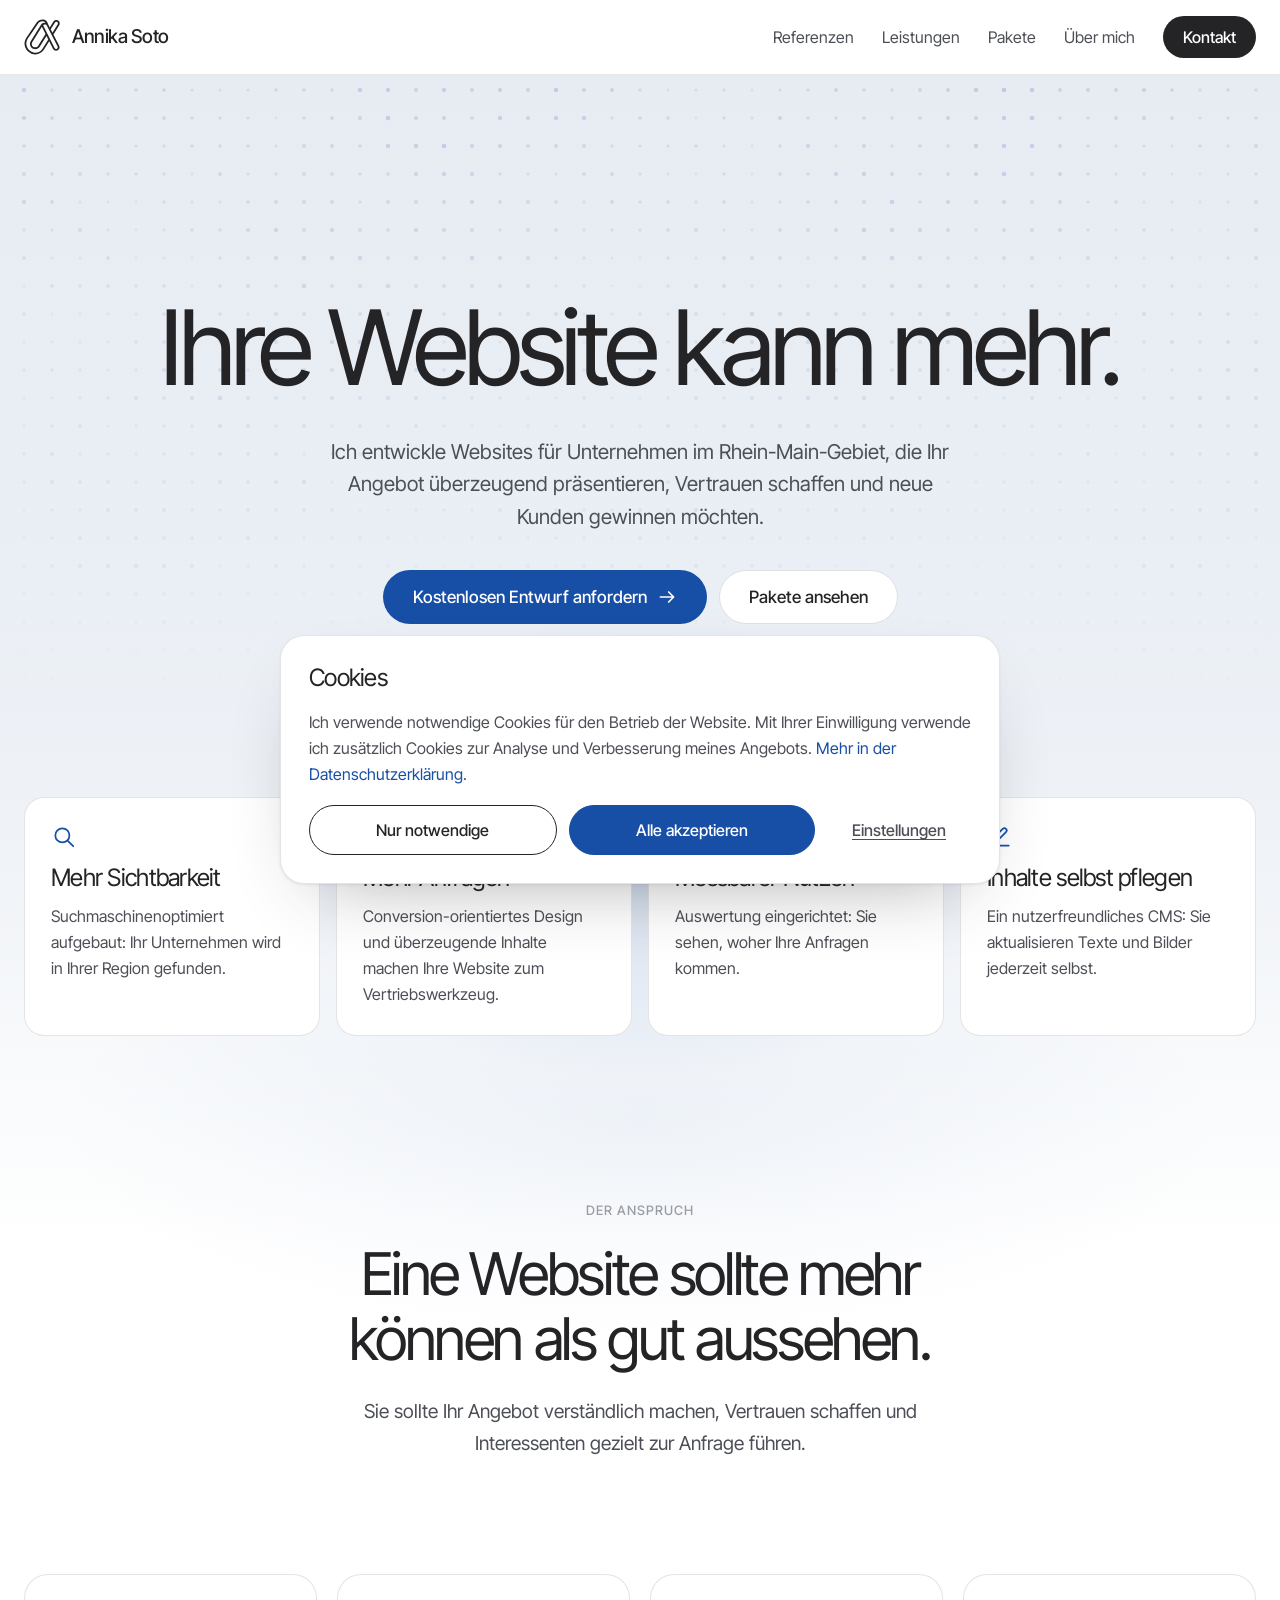
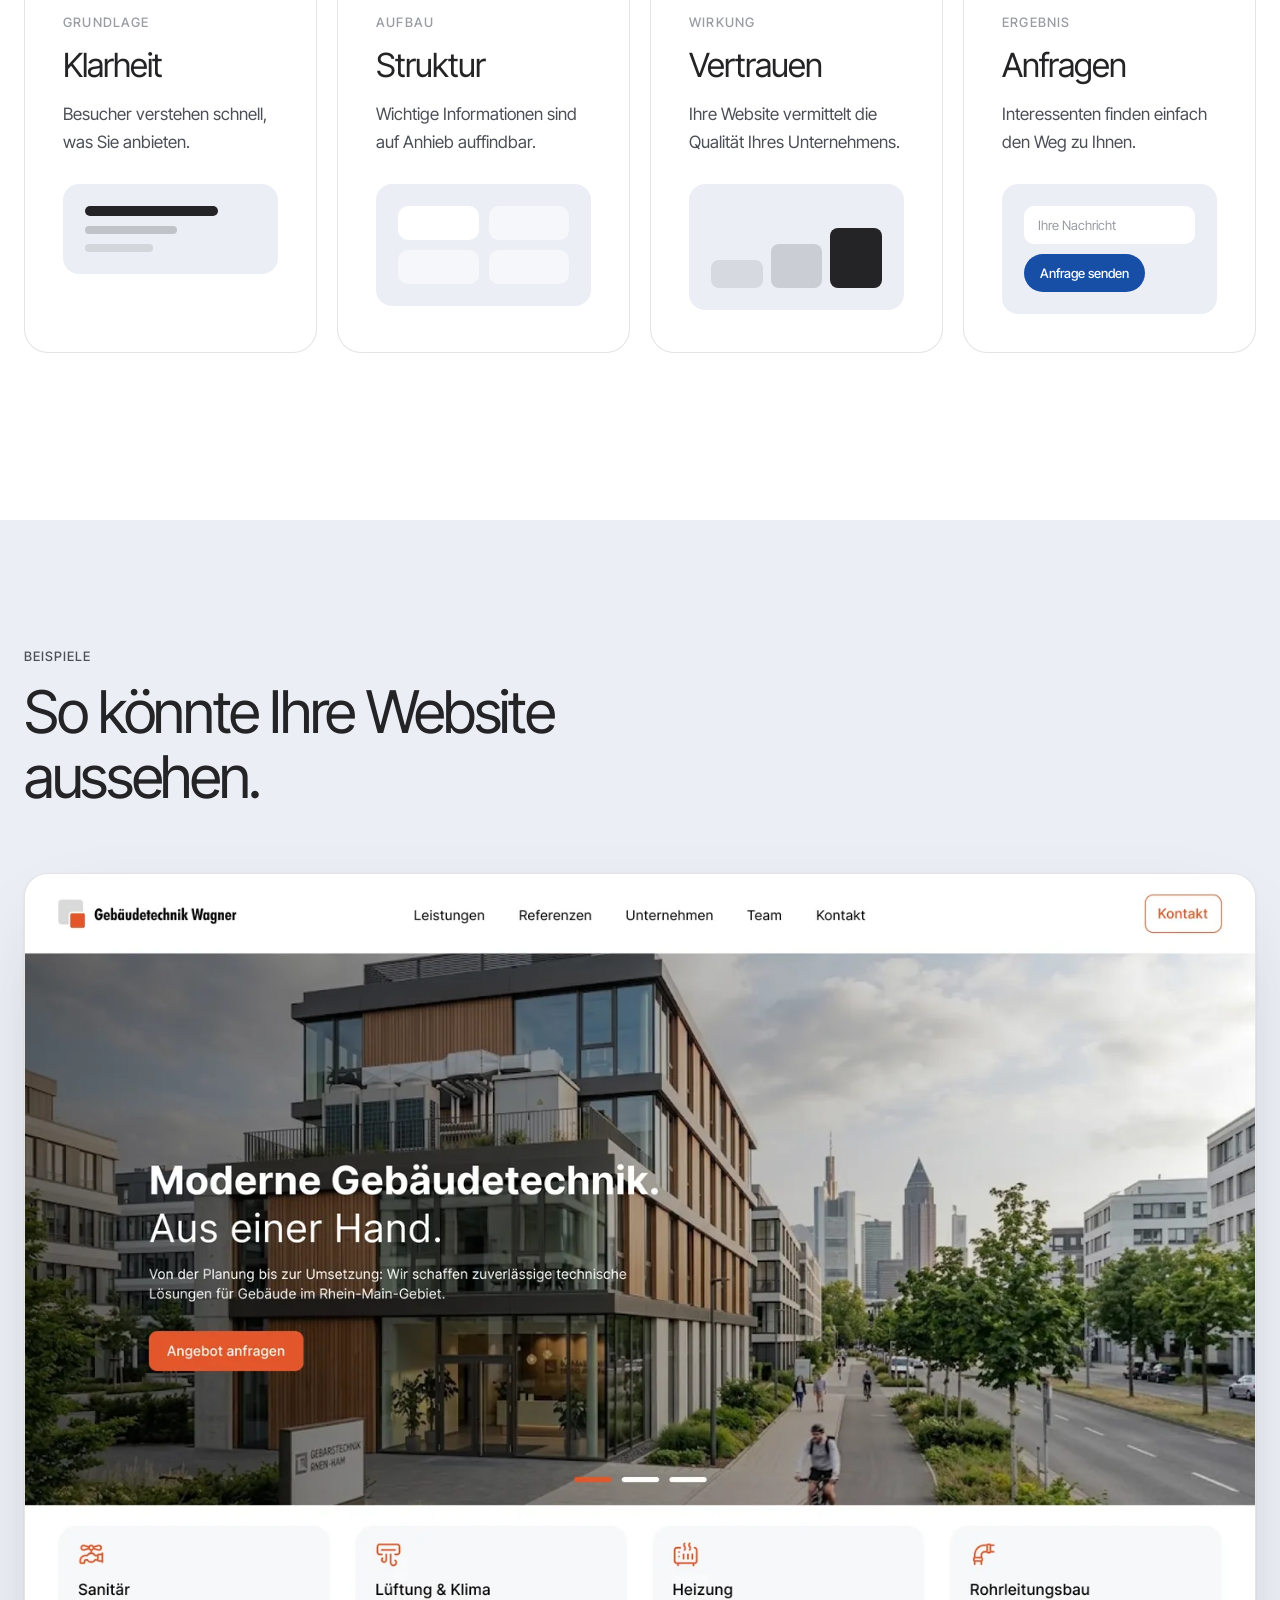
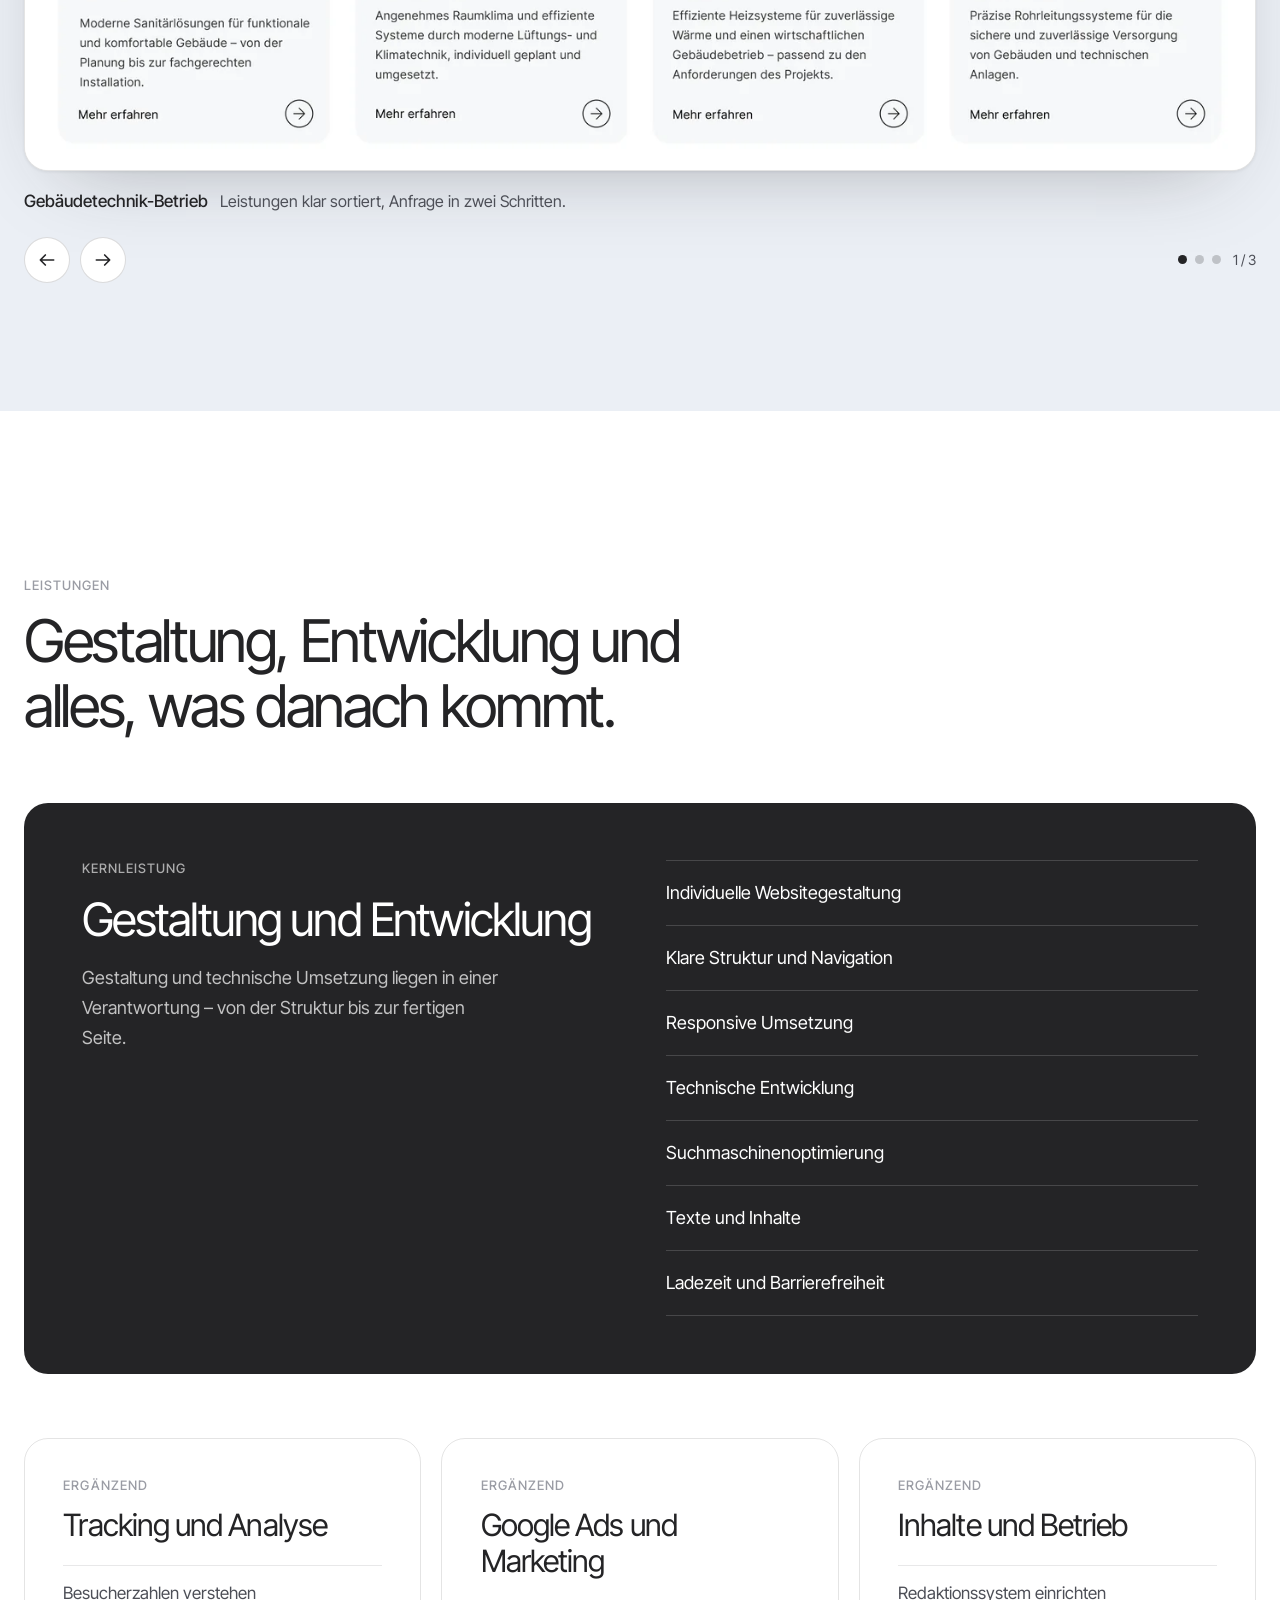
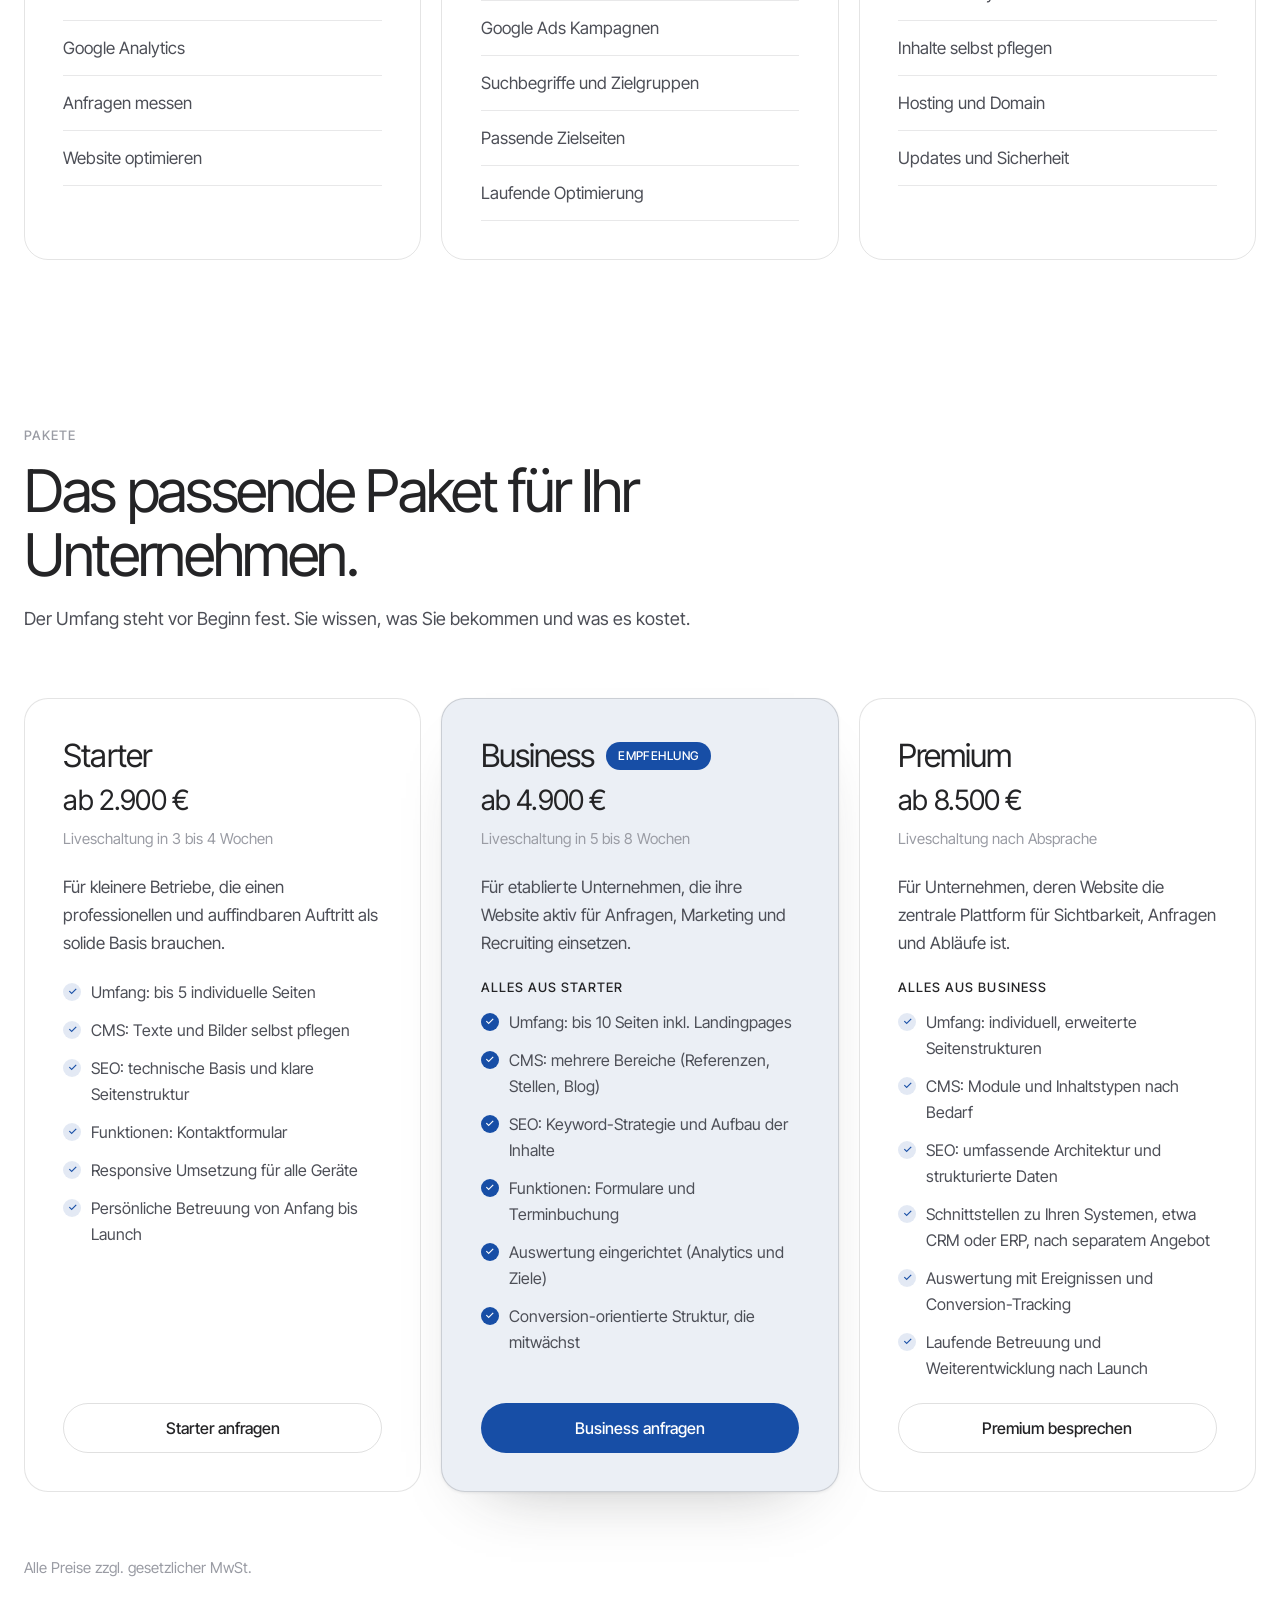
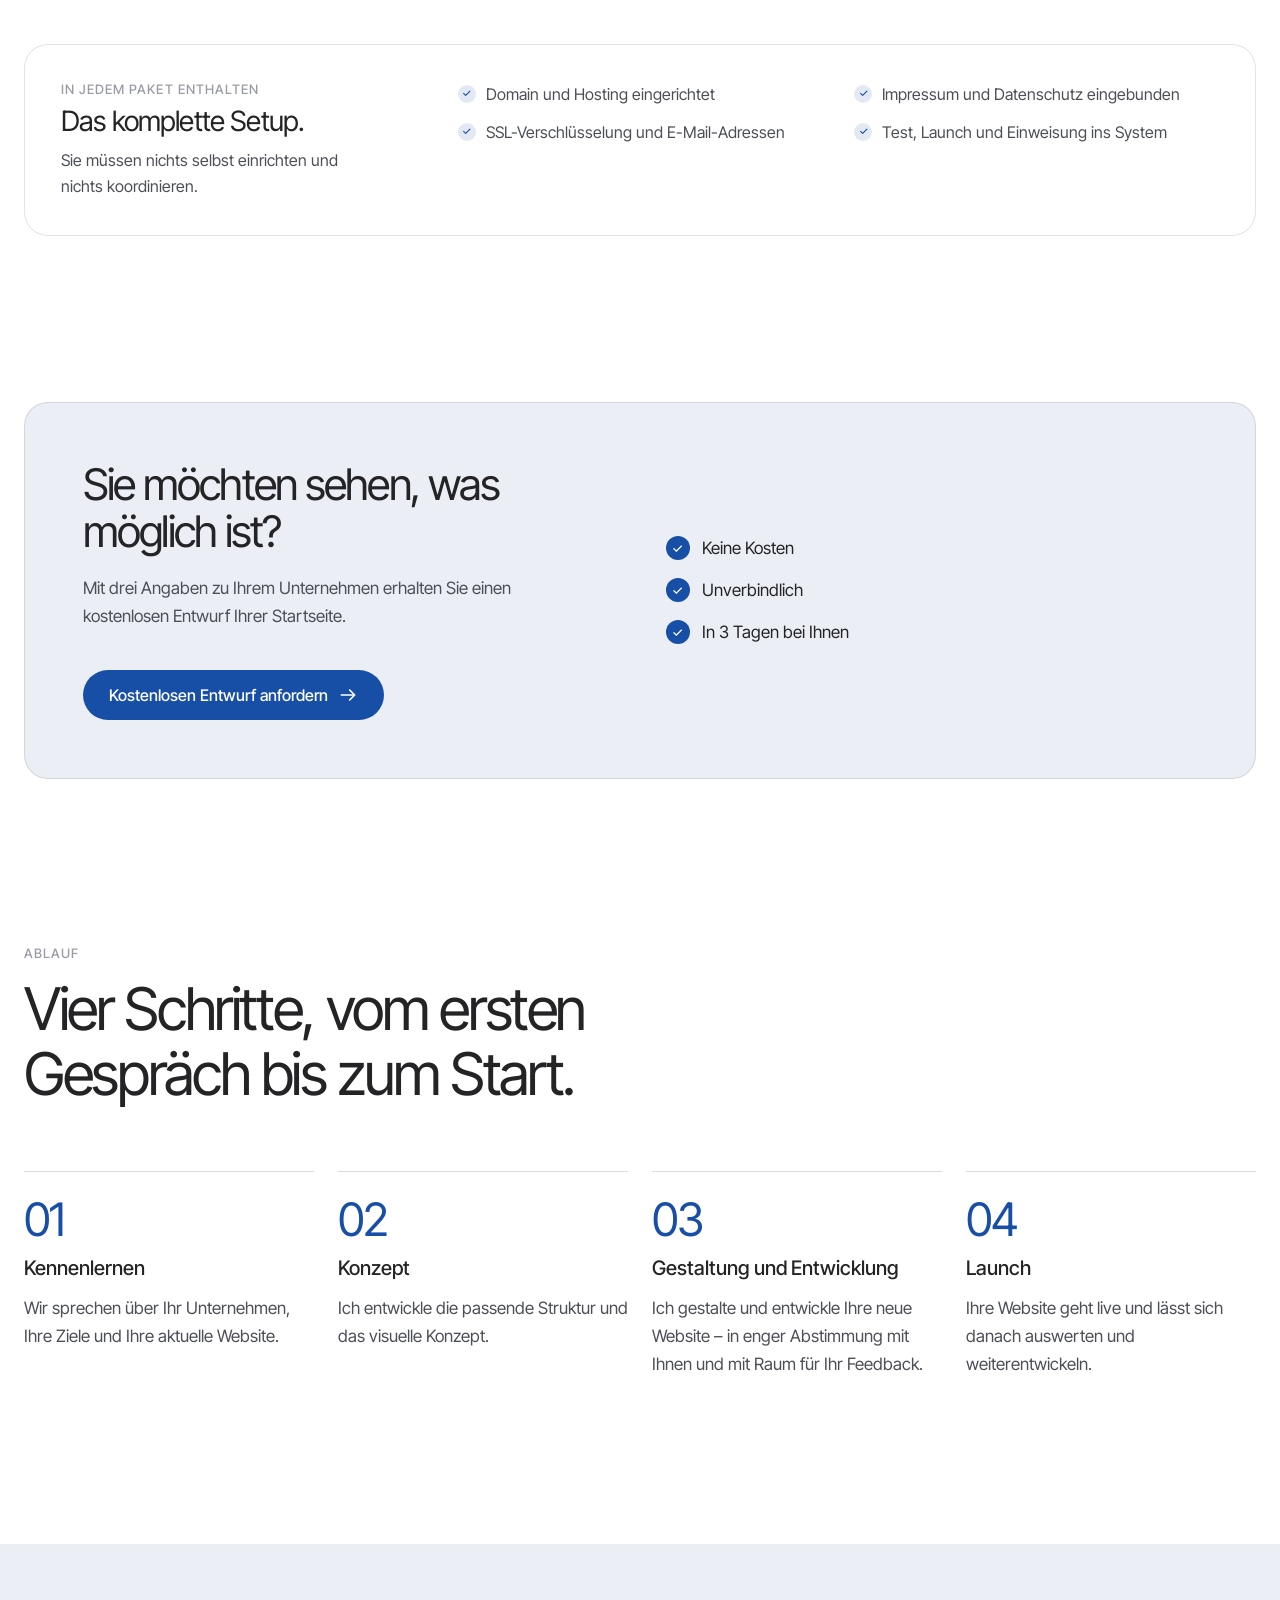
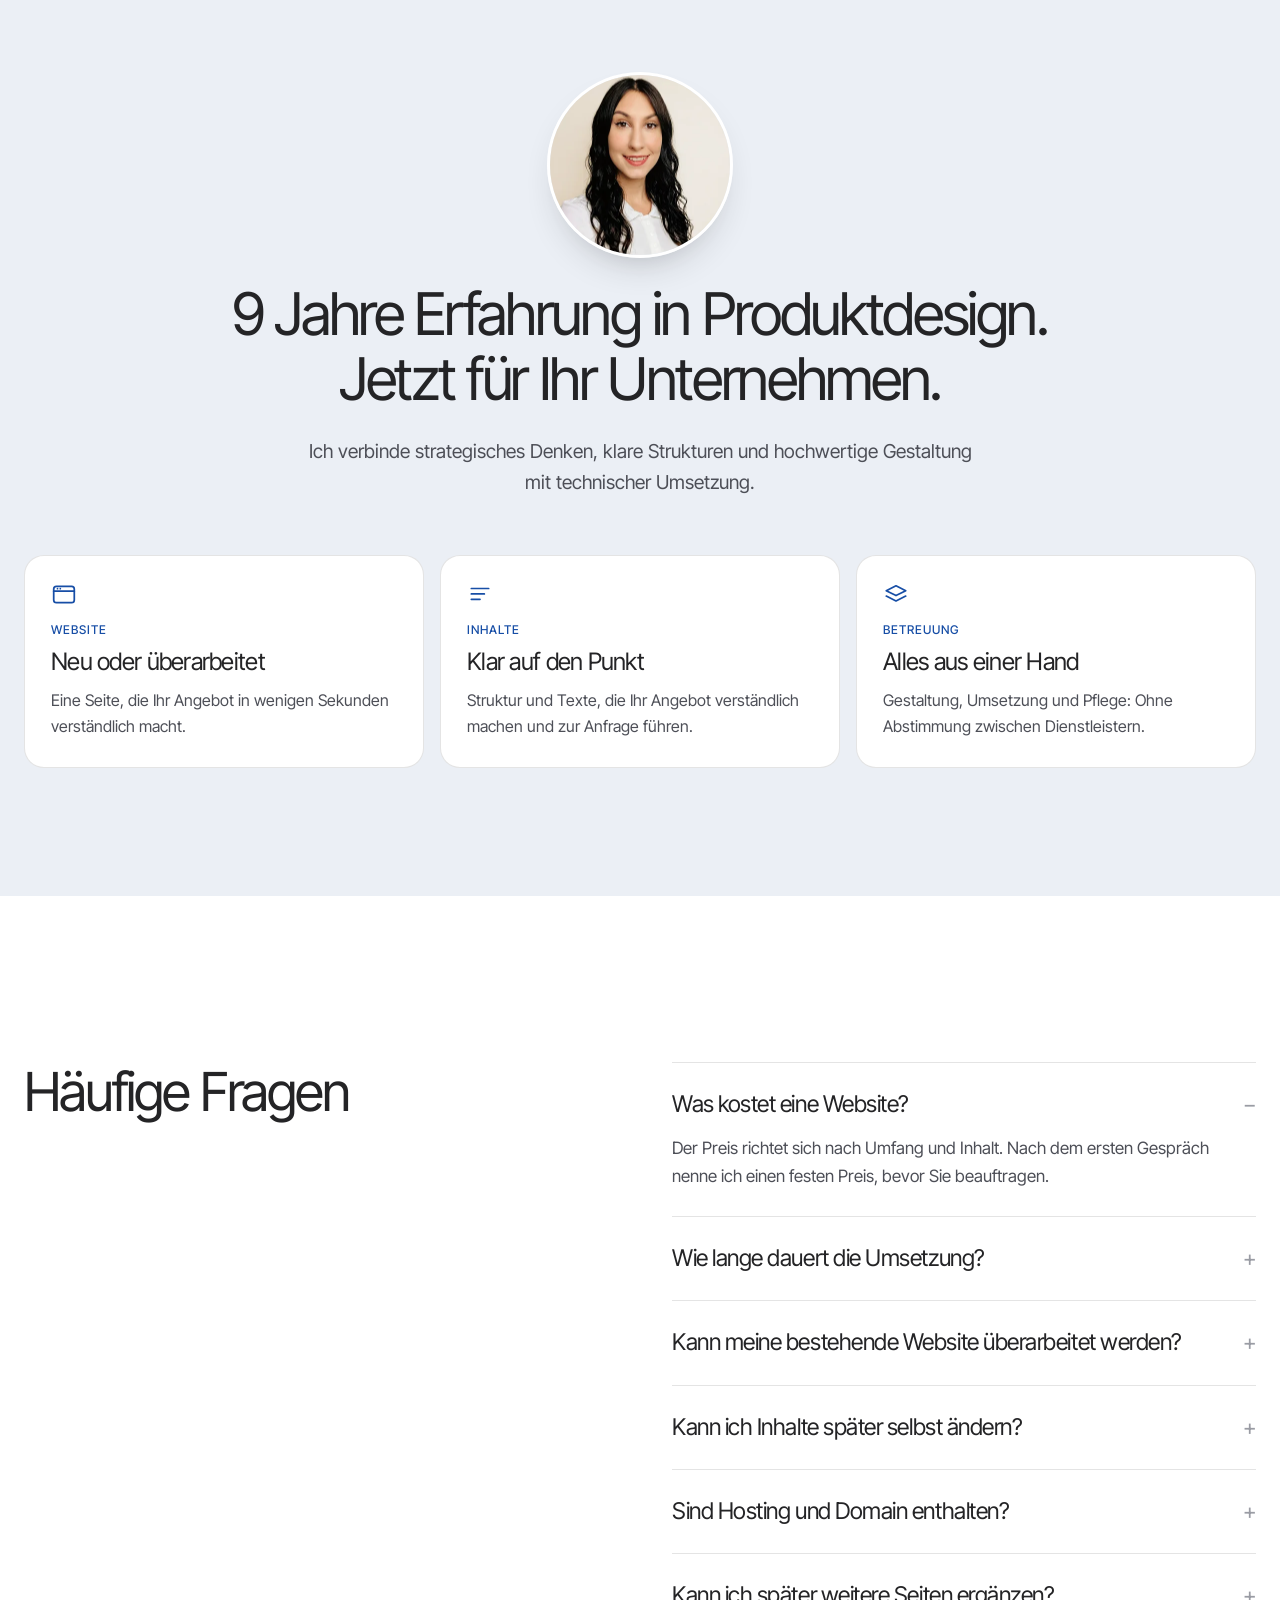
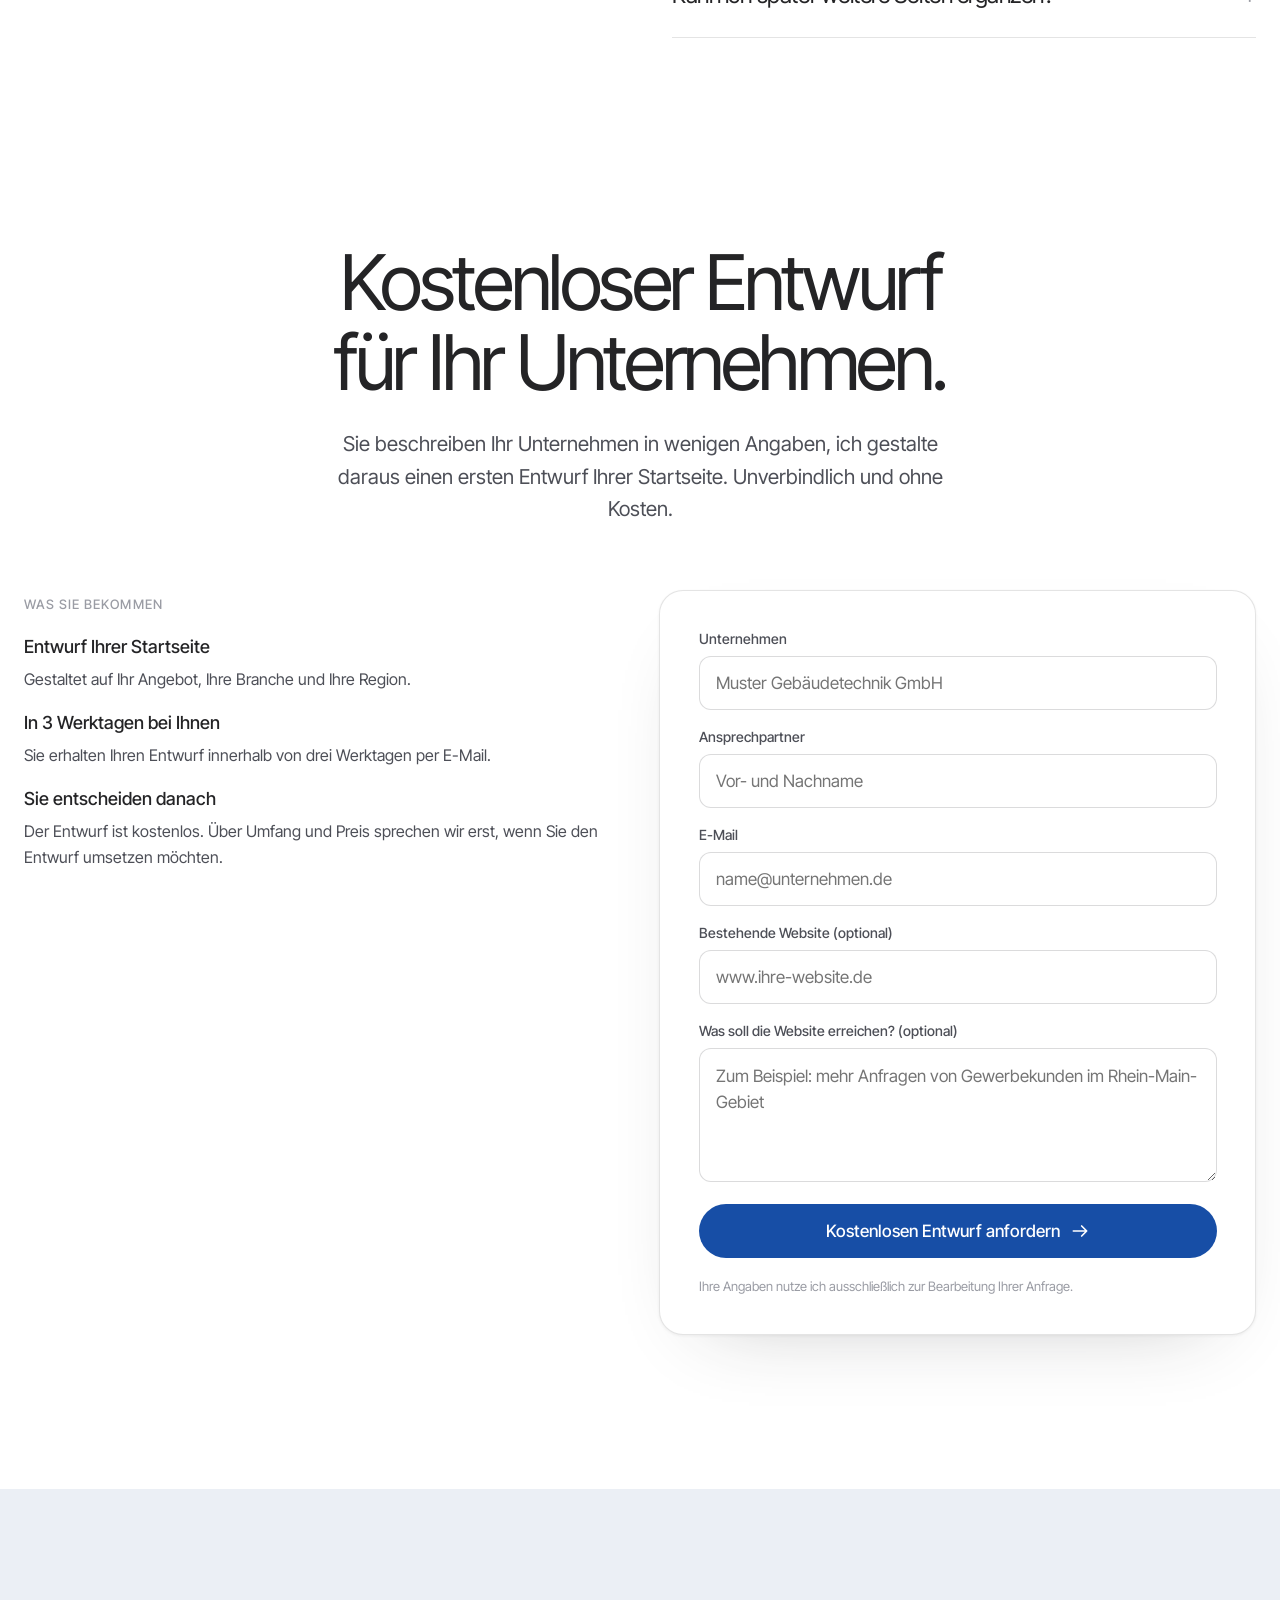
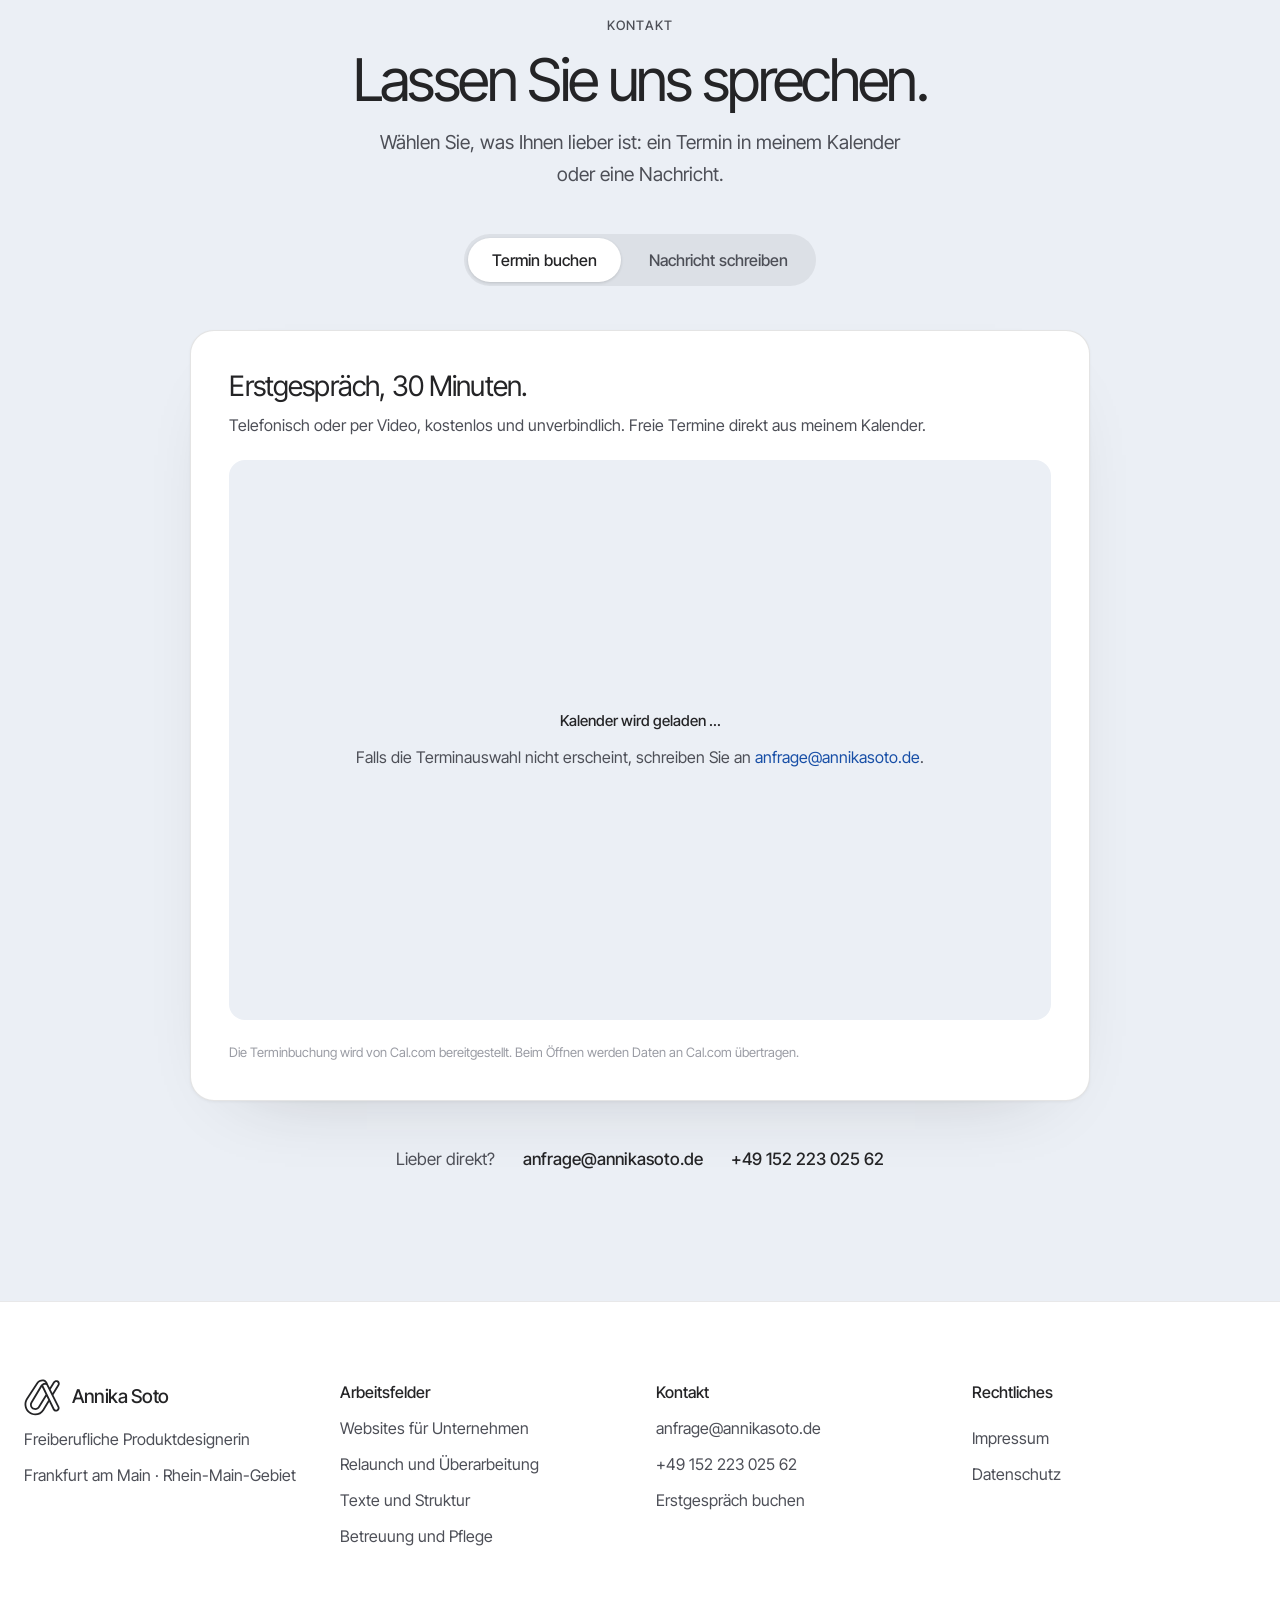
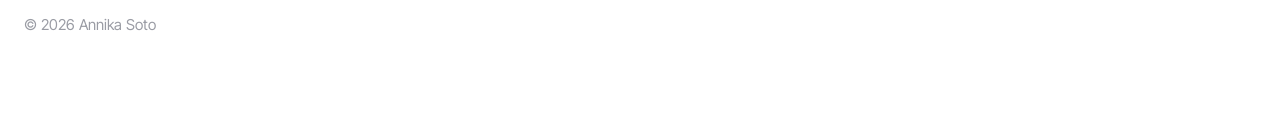
<file: entwurf-qr/index.html>
<!DOCTYPE html>
<html lang="de">
<!-- qr-weiterleitung -->
<head>
<meta charset="utf-8">
<meta name="viewport" content="width=device-width, initial-scale=1">
<meta name="robots" content="noindex, nofollow">
<title>Weiterleitung</title>
<link rel="canonical" href="https://annikasoto.de/entwurf-qr/">
<meta http-equiv="refresh" content="0; url=/?utm_source=qrcode&amp;utm_medium=print&amp;utm_campaign=entwurf#entwurf">
<script>location.replace("/?utm_source=qrcode&utm_medium=print&utm_campaign=entwurf#entwurf");</script>
<style>
  body {
    margin: 0;
    min-height: 100vh;
    display: flex;
    align-items: center;
    justify-content: center;
    background: #FFFFFF;
    color: #4D4F57;
    font: 400 17px/28px 'Inter Tight', Helvetica, Arial, sans-serif;
    text-align: center;
    padding: 24px;
  }
  a { color: #174EA6; }
</style>
</head>
<body>
<p>Einen Moment, Sie werden weitergeleitet.<br>
<a href="/?utm_source=qrcode&amp;utm_medium=print&amp;utm_campaign=entwurf#entwurf">Weiter zu Kostenloser Entwurf</a></p>
</body>
</html>
</file>
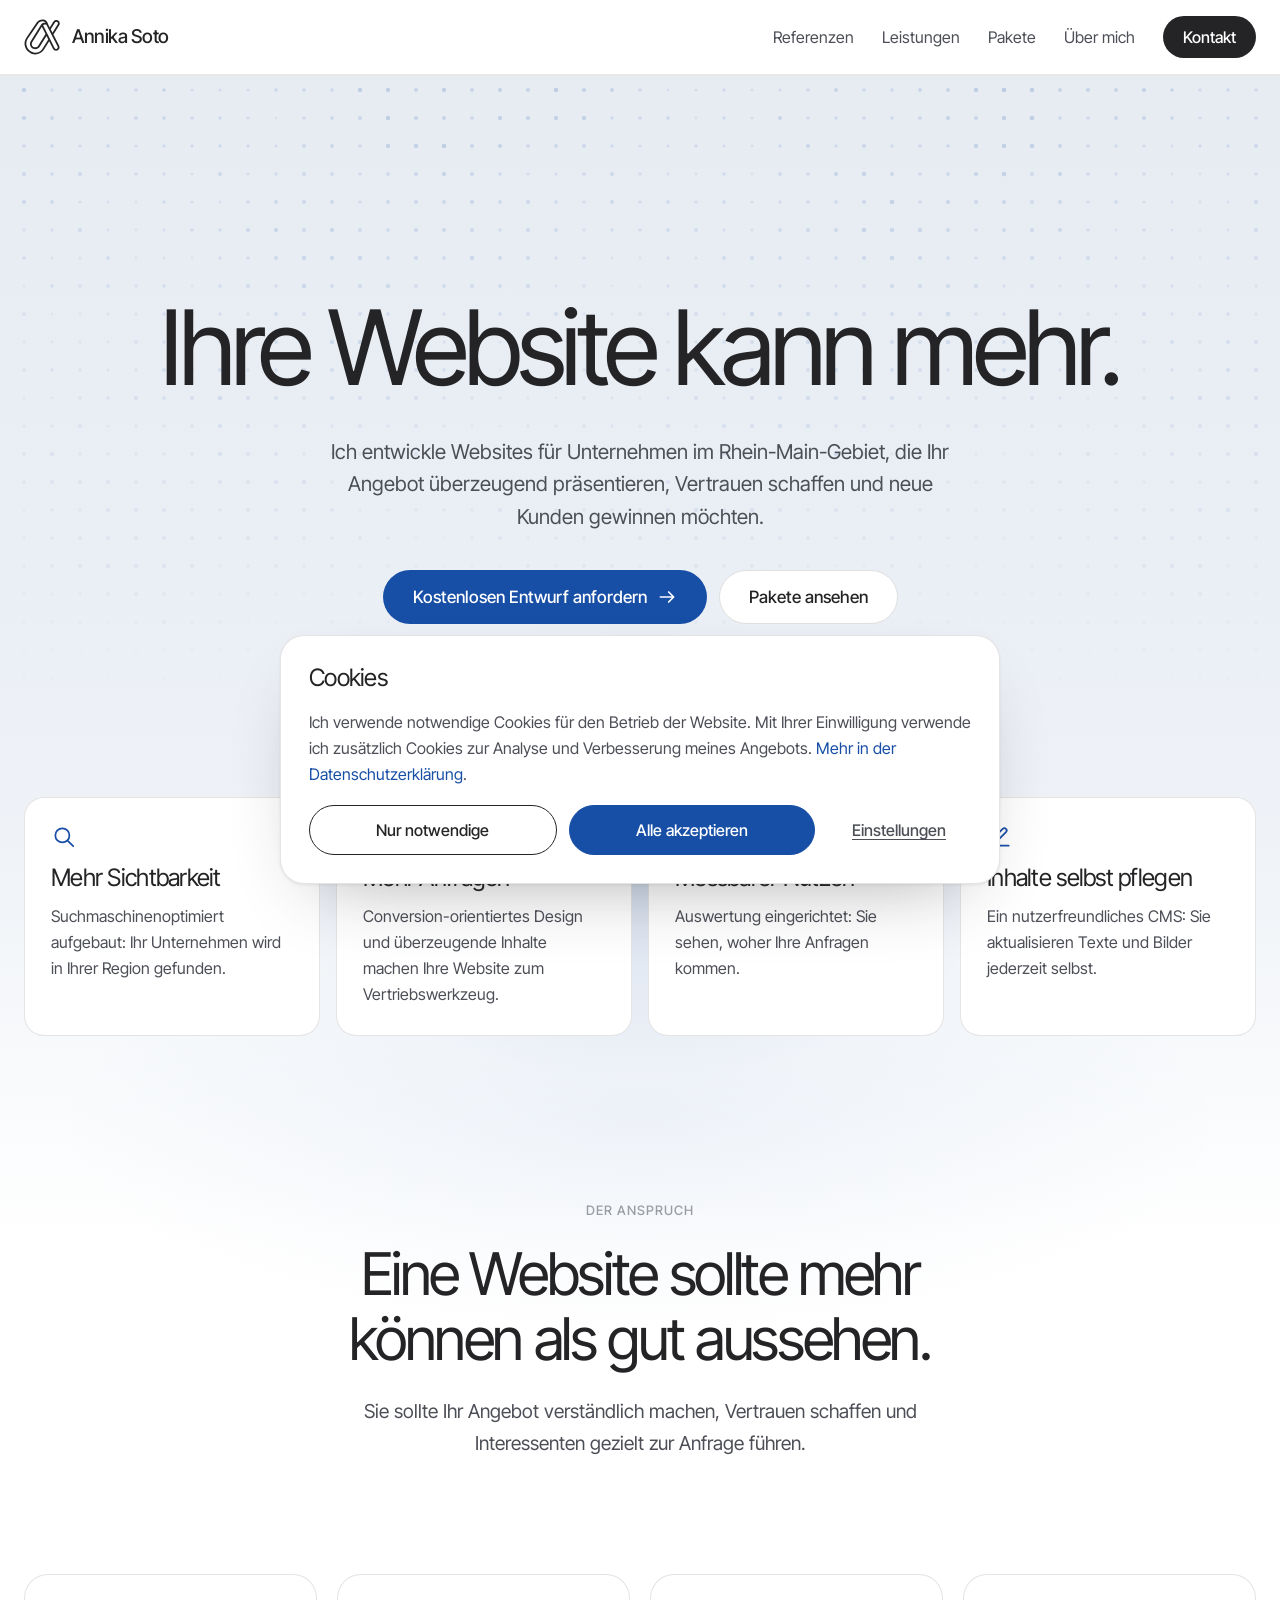
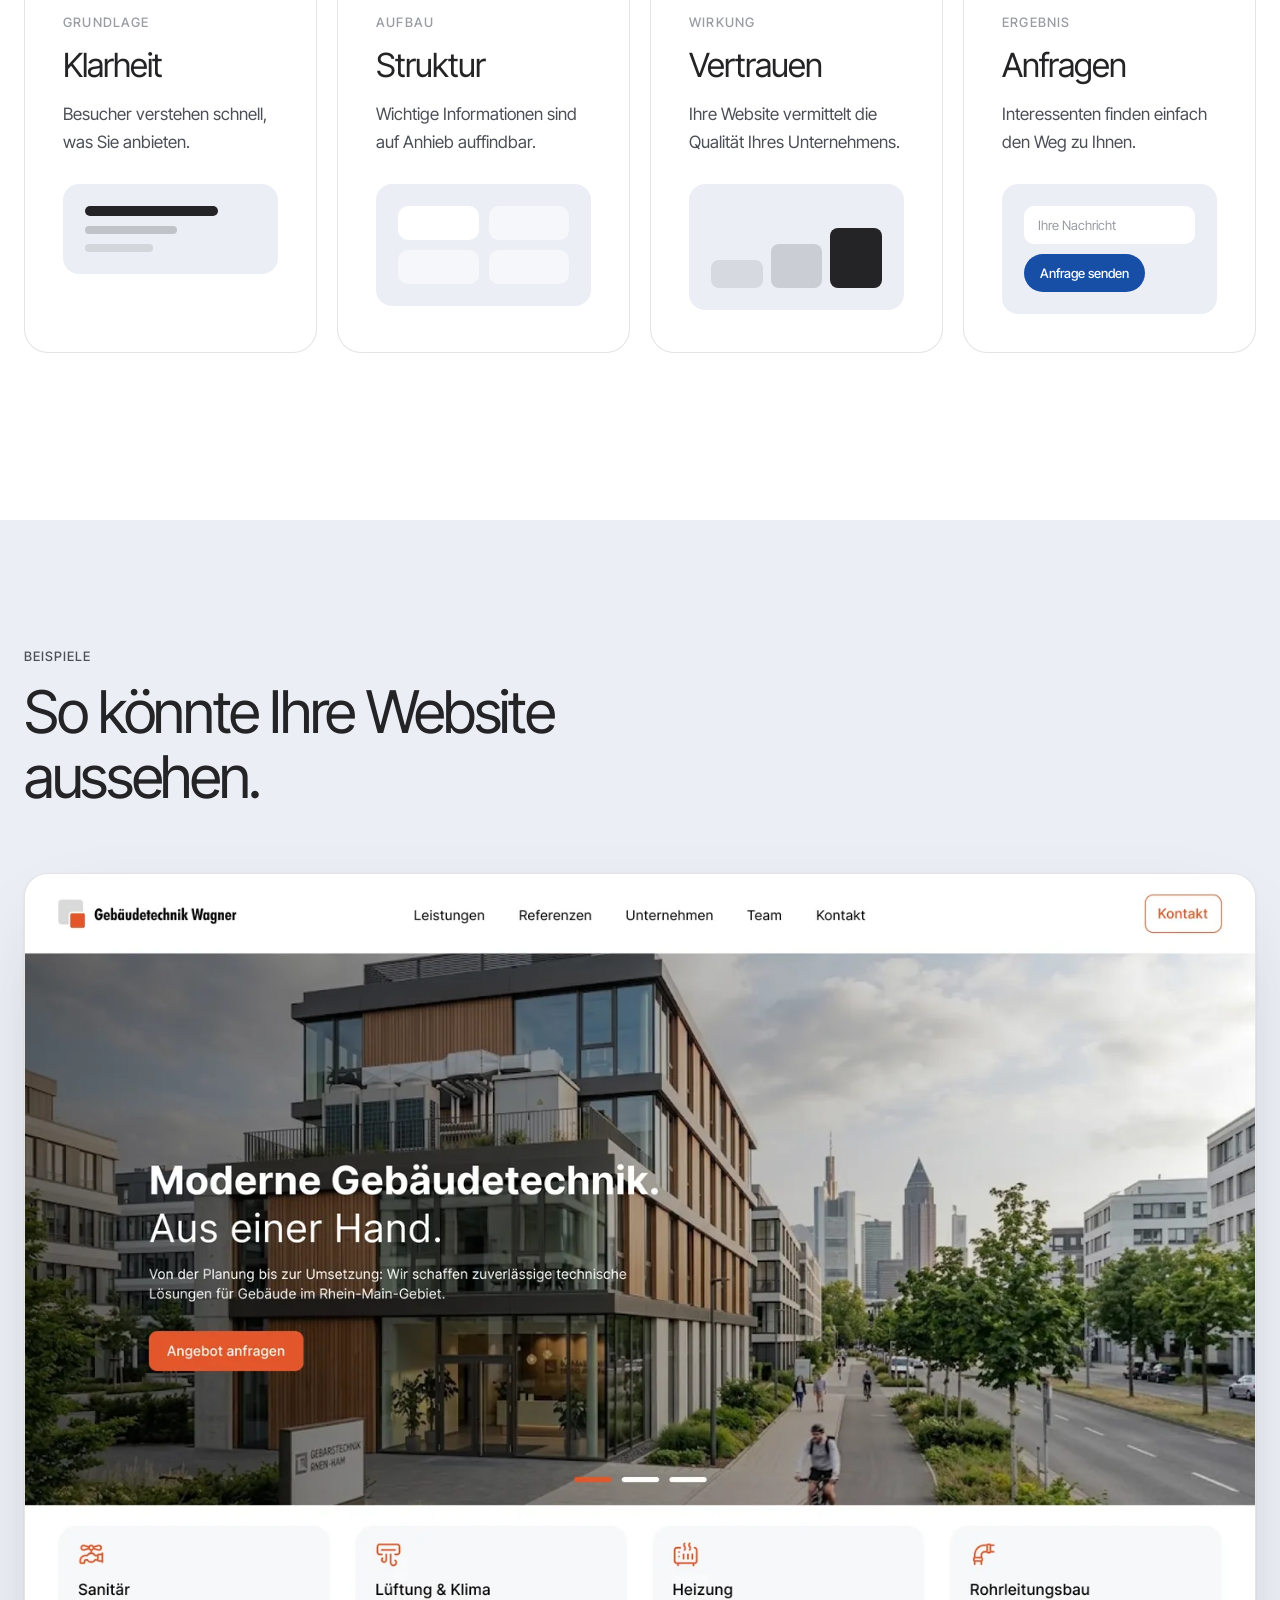
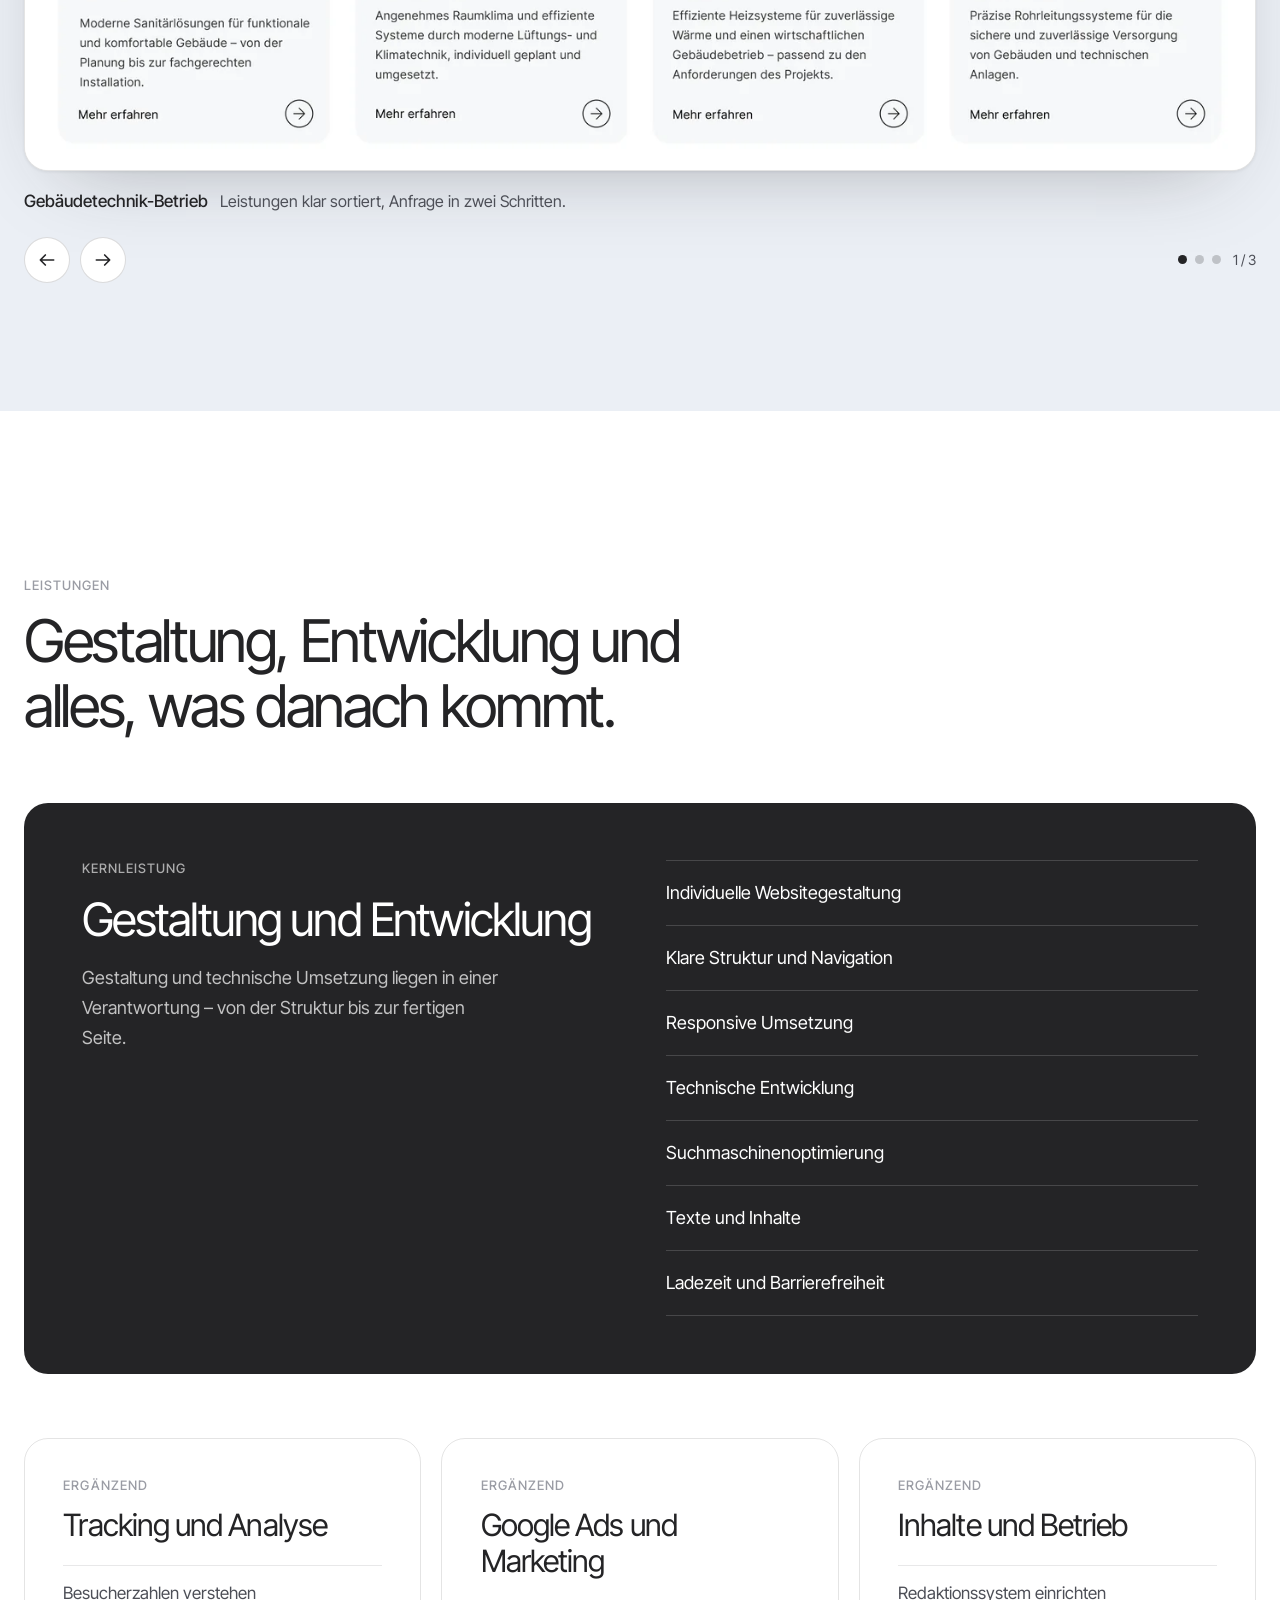
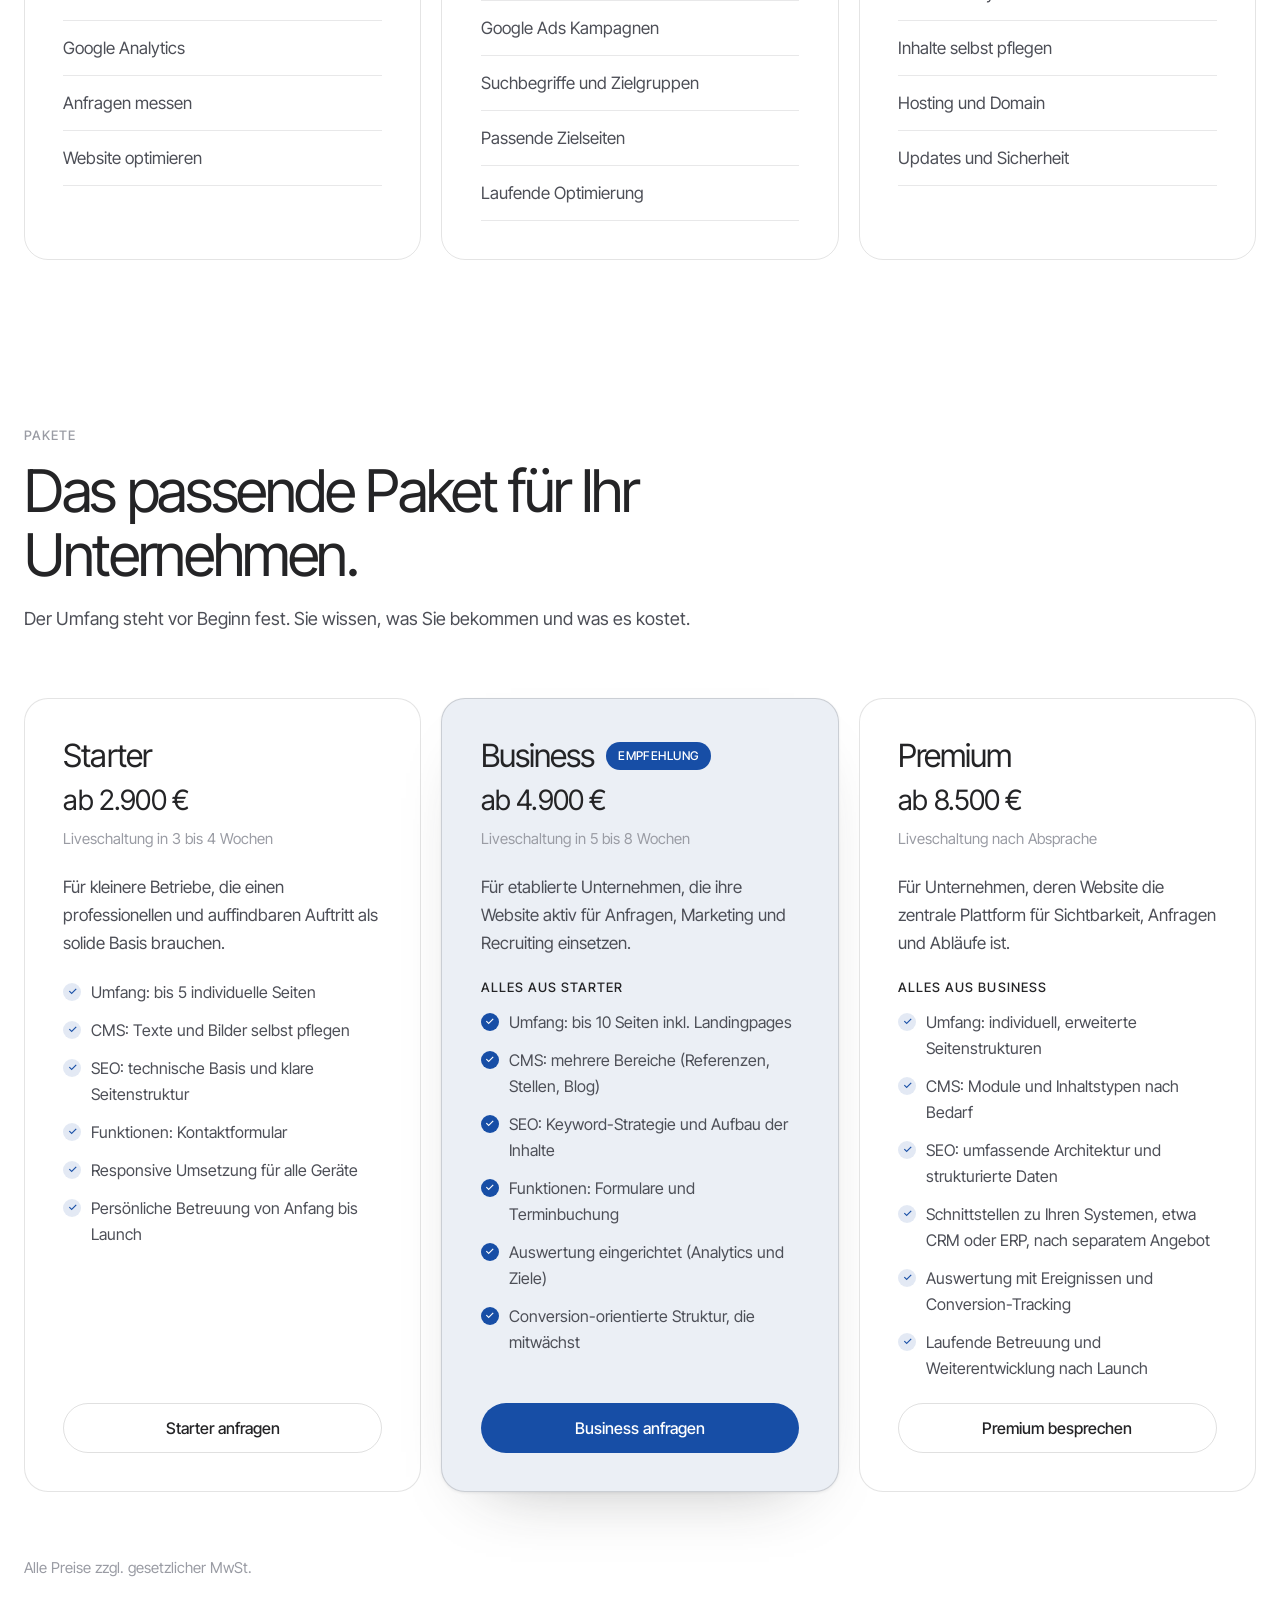
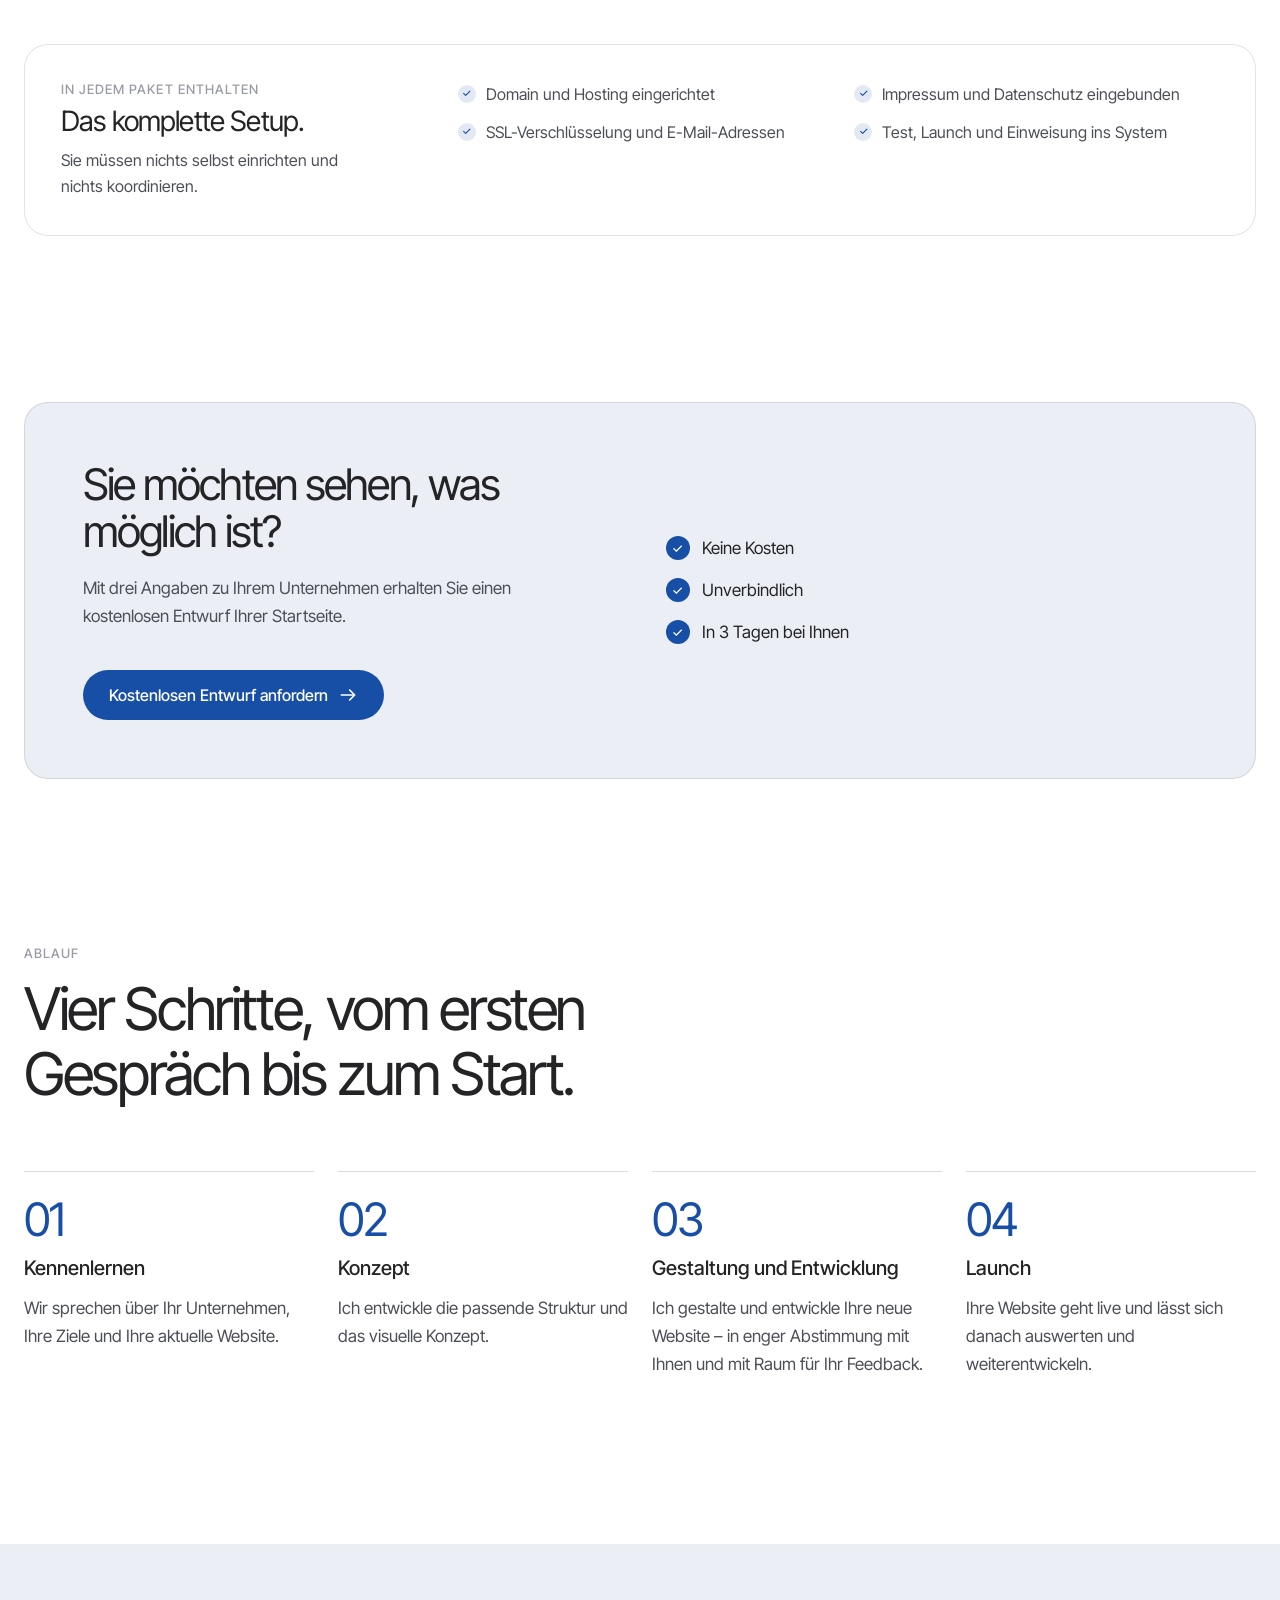
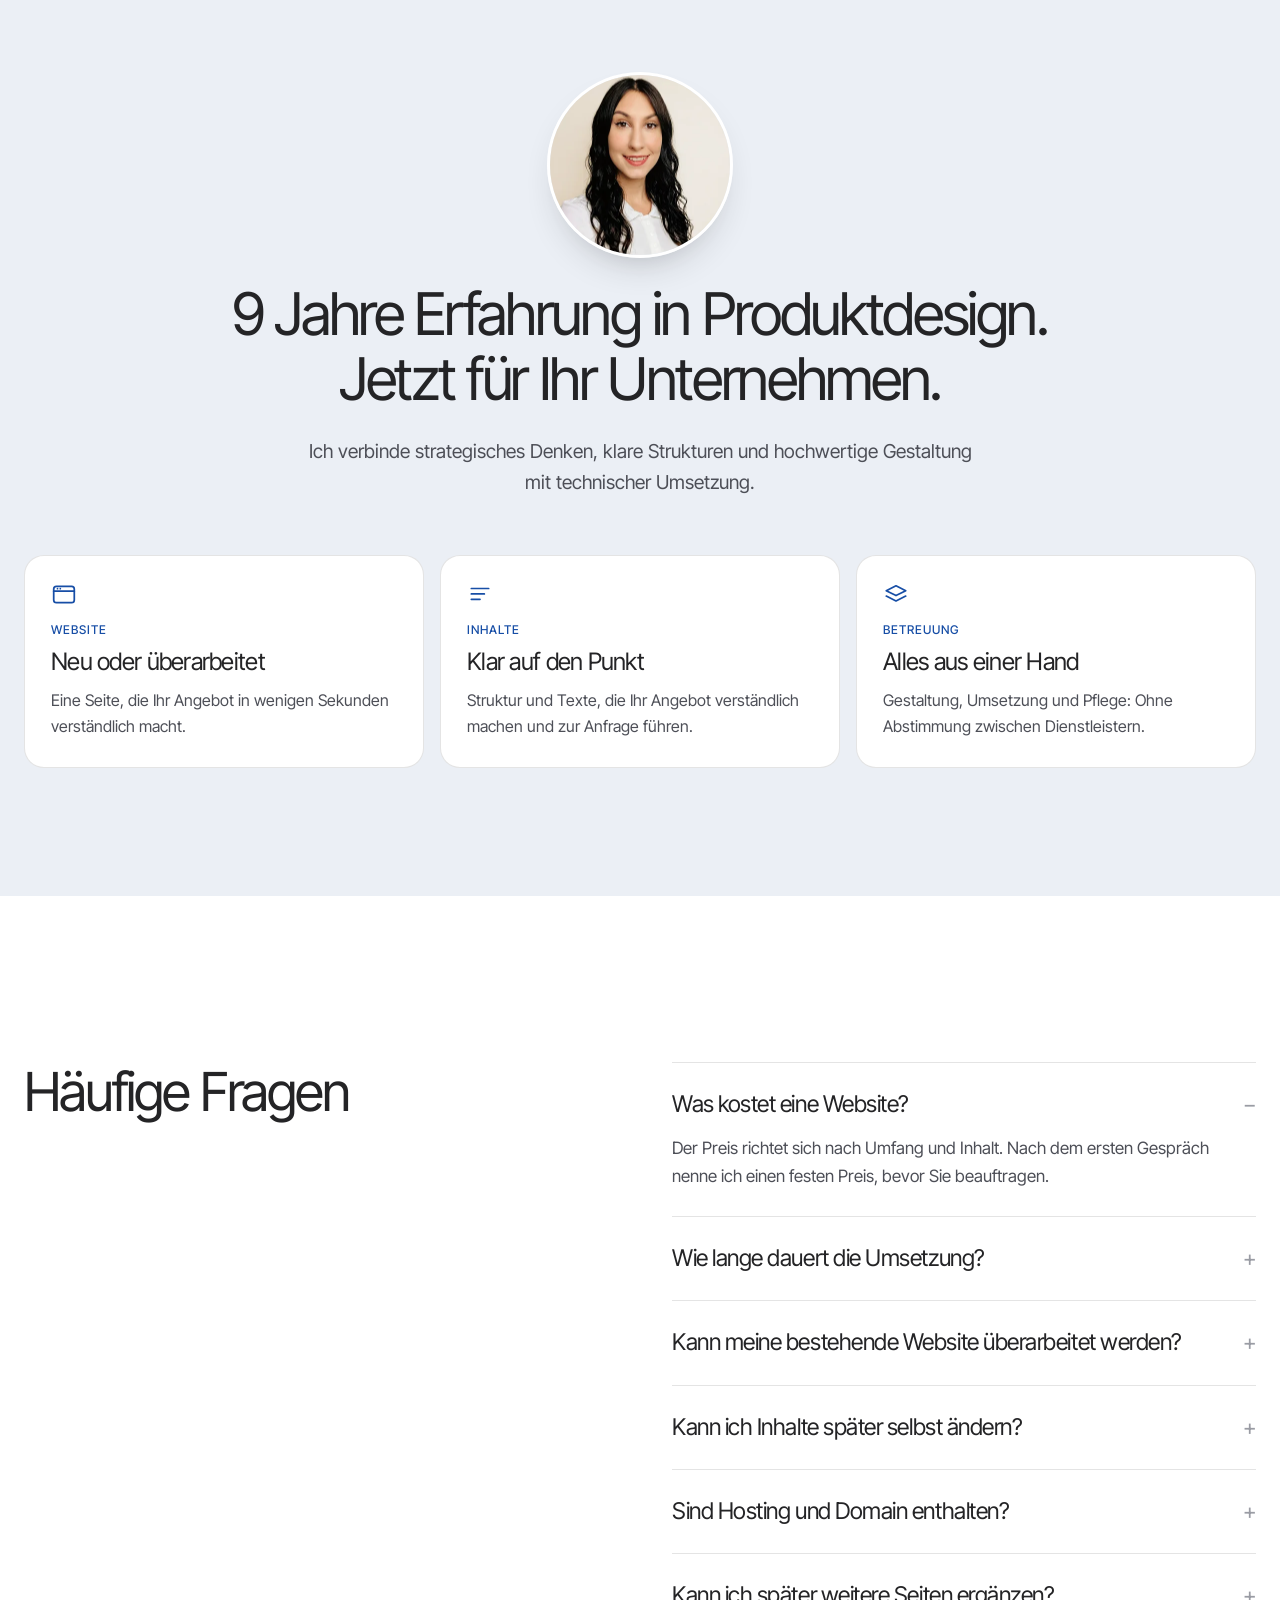
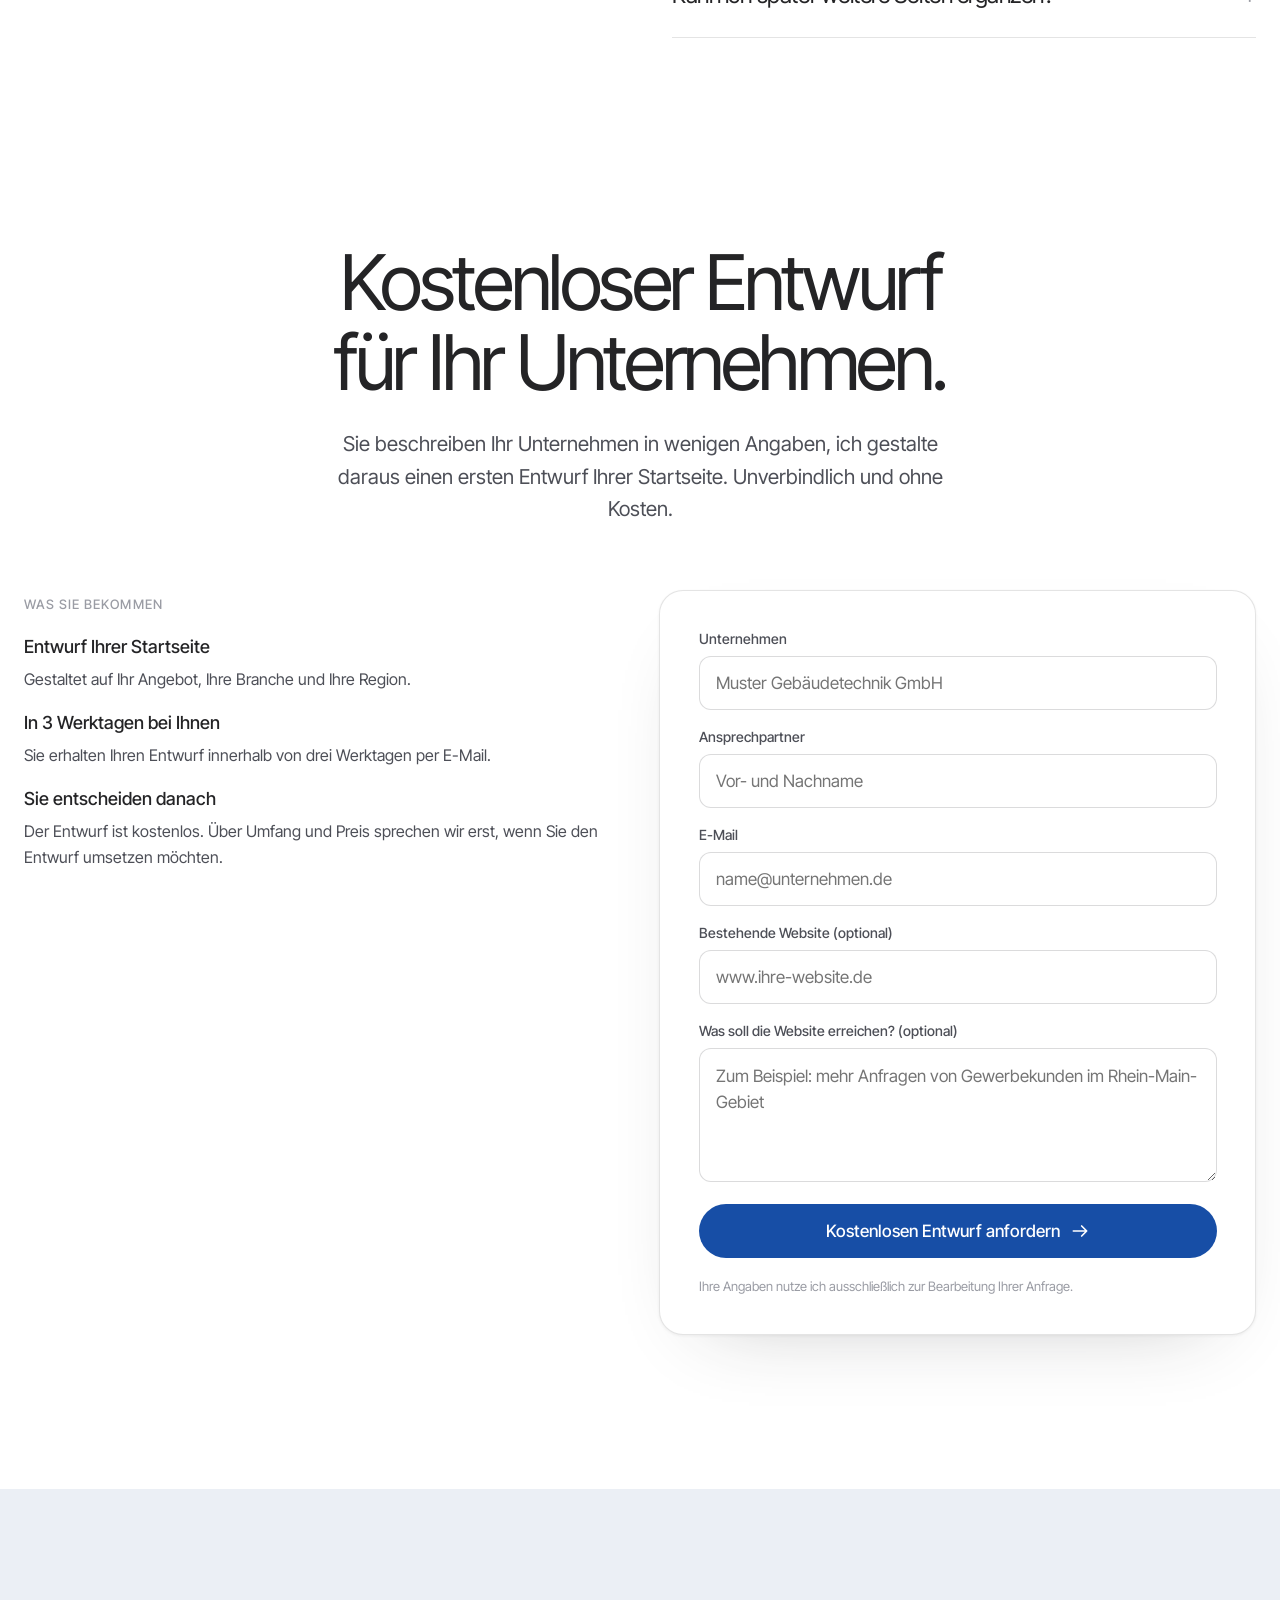
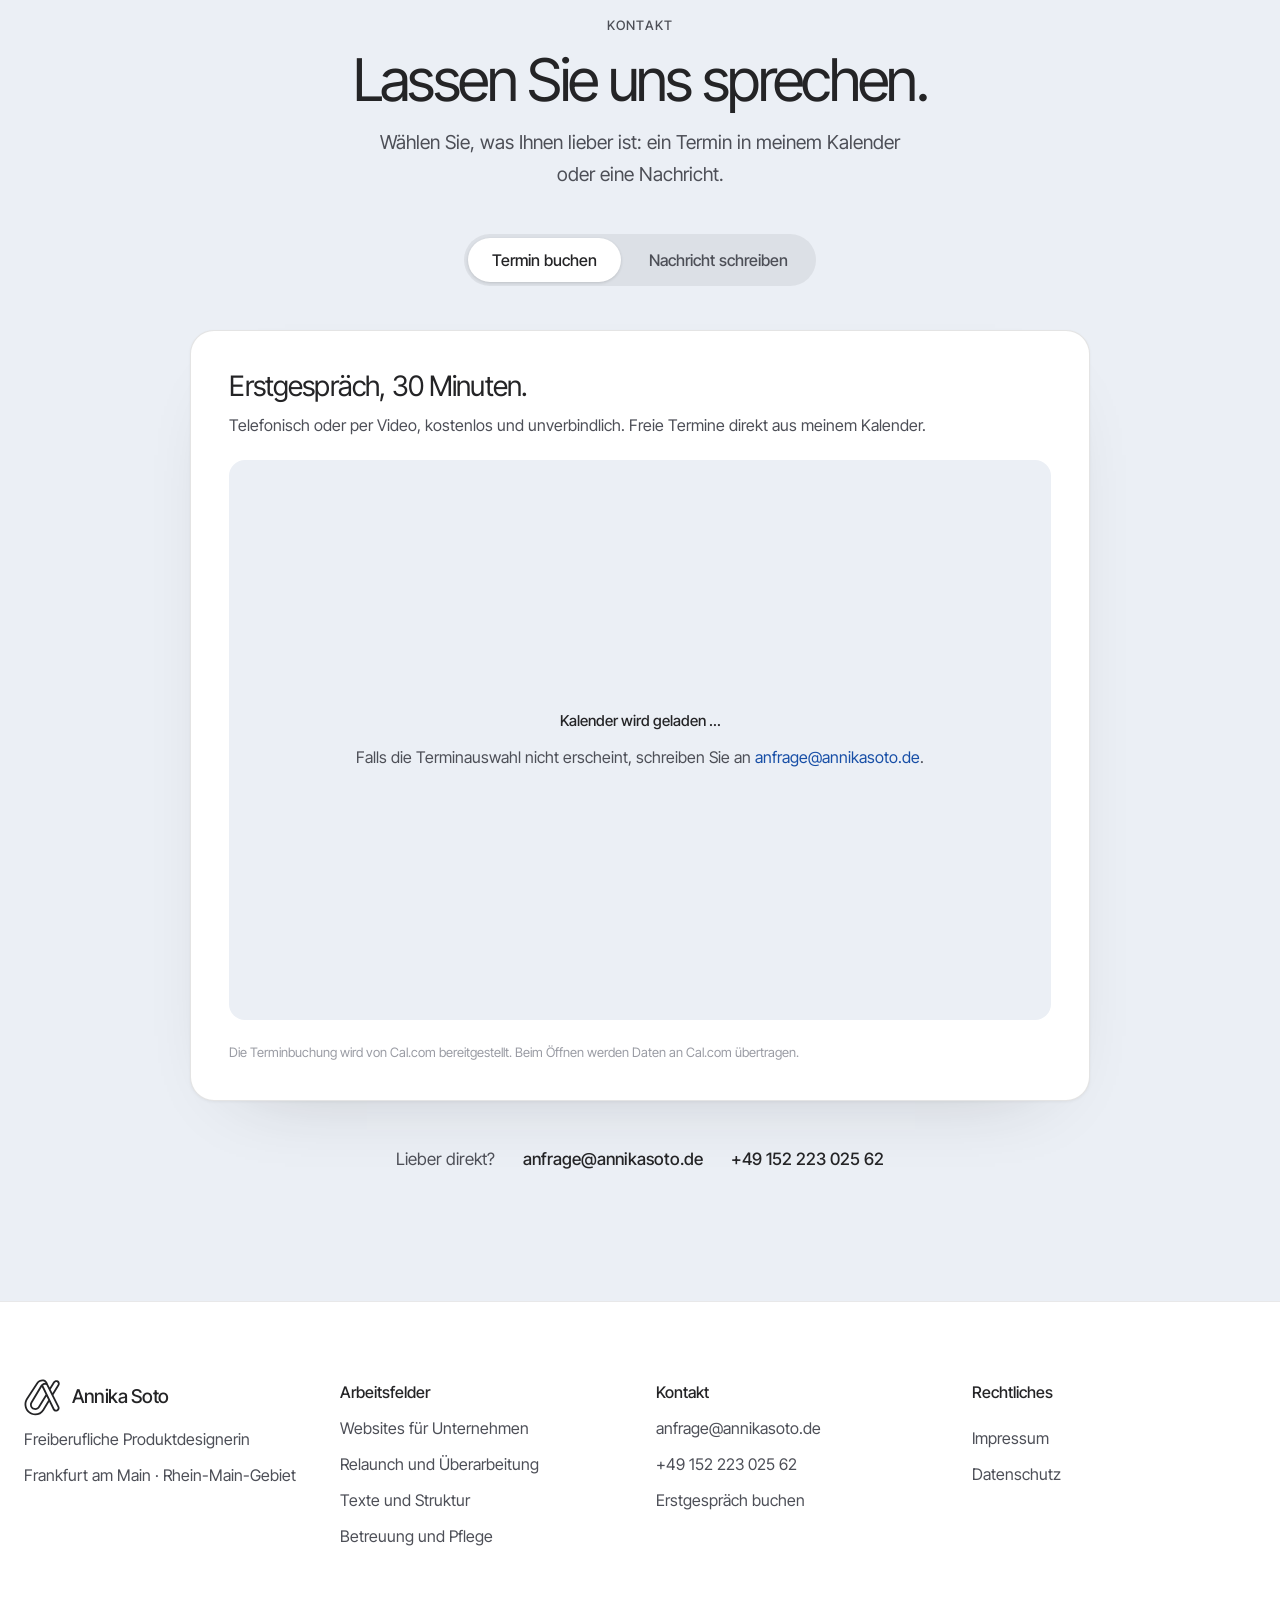
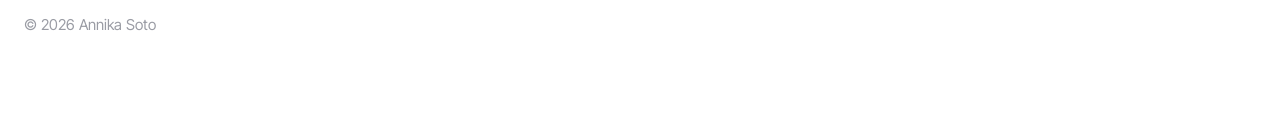
<file: pakete-qr/index.html>
<!DOCTYPE html>
<html lang="de">
<!-- qr-weiterleitung -->
<head>
<meta charset="utf-8">
<meta name="viewport" content="width=device-width, initial-scale=1">
<meta name="robots" content="noindex, nofollow">
<title>Weiterleitung</title>
<link rel="canonical" href="https://annikasoto.de/pakete-qr/">
<meta http-equiv="refresh" content="0; url=/?utm_source=qrcode&amp;utm_medium=print&amp;utm_campaign=pakete#pakete">
<script>location.replace("/?utm_source=qrcode&utm_medium=print&utm_campaign=pakete#pakete");</script>
<style>
  body {
    margin: 0;
    min-height: 100vh;
    display: flex;
    align-items: center;
    justify-content: center;
    background: #FFFFFF;
    color: #4D4F57;
    font: 400 17px/28px 'Inter Tight', Helvetica, Arial, sans-serif;
    text-align: center;
    padding: 24px;
  }
  a { color: #174EA6; }
</style>
</head>
<body>
<p>Einen Moment, Sie werden weitergeleitet.<br>
<a href="/?utm_source=qrcode&amp;utm_medium=print&amp;utm_campaign=pakete#pakete">Weiter zu Pakete</a></p>
</body>
</html>
</file>
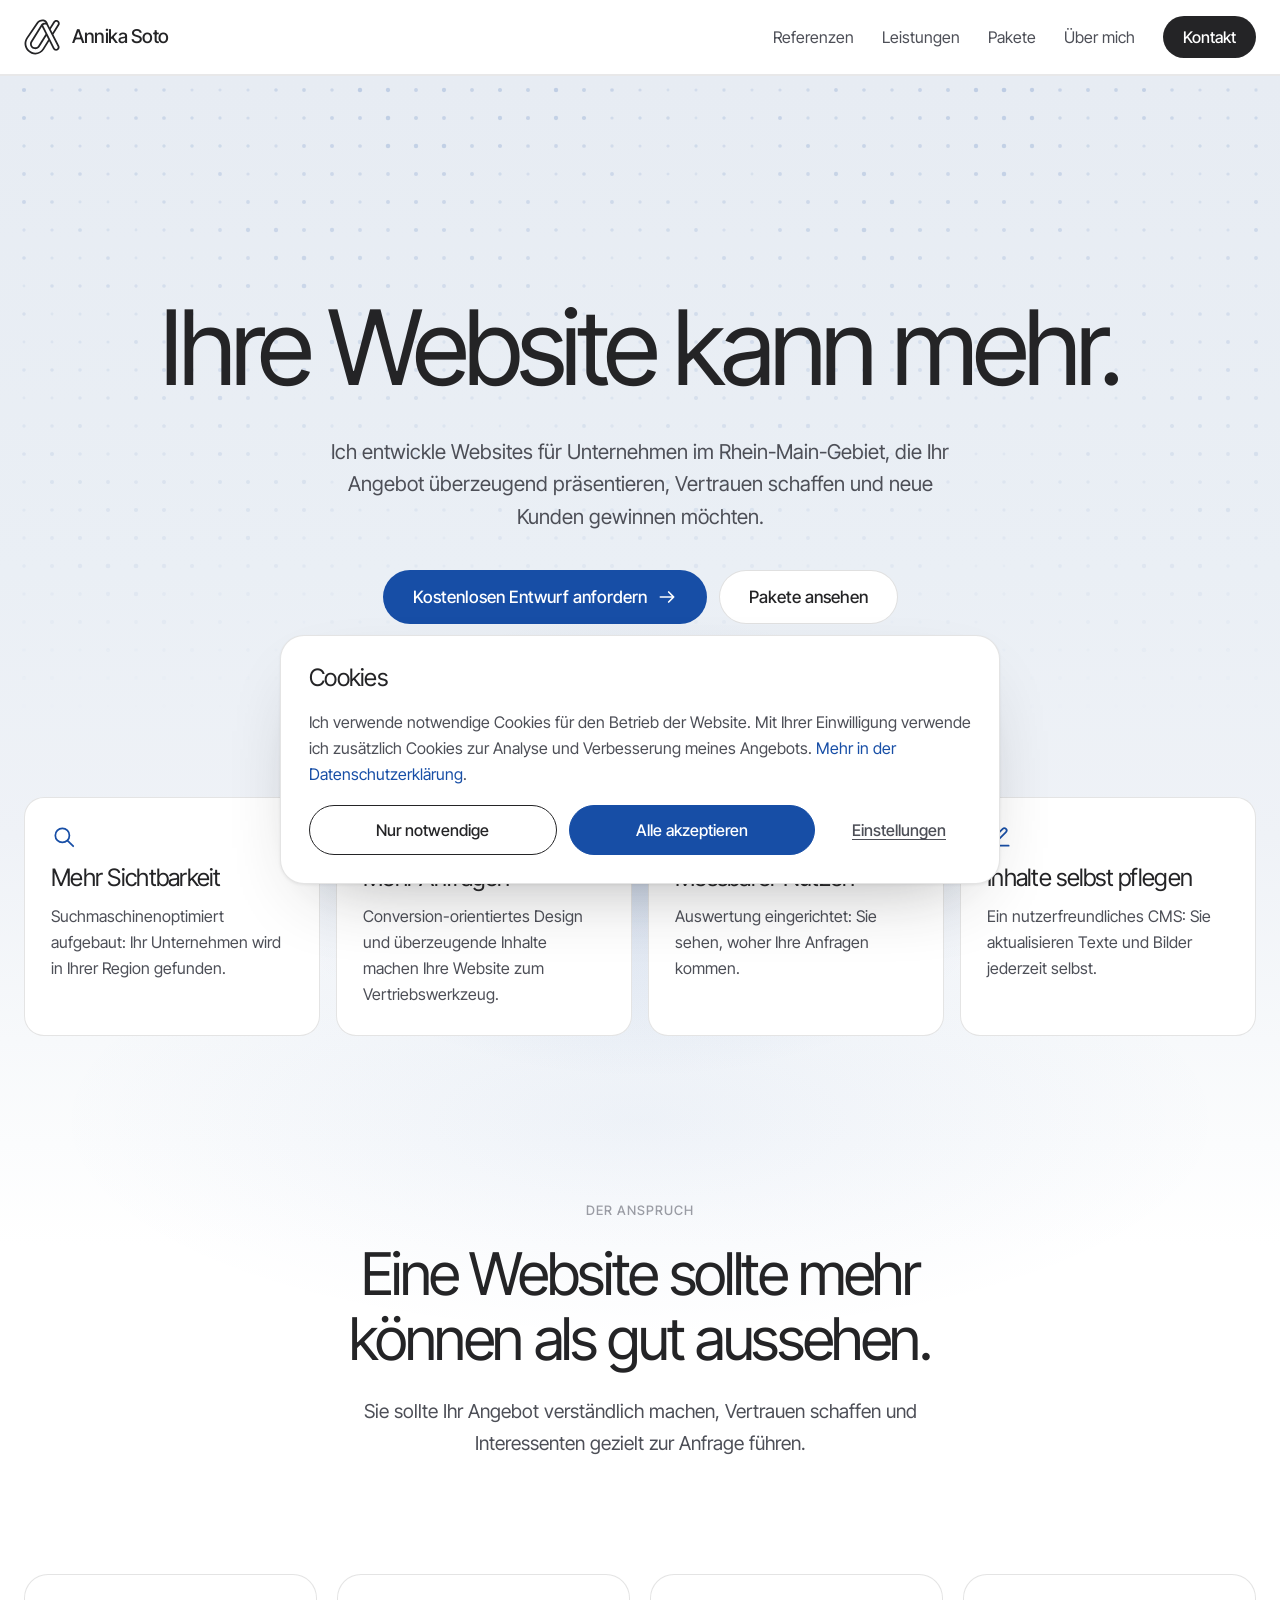
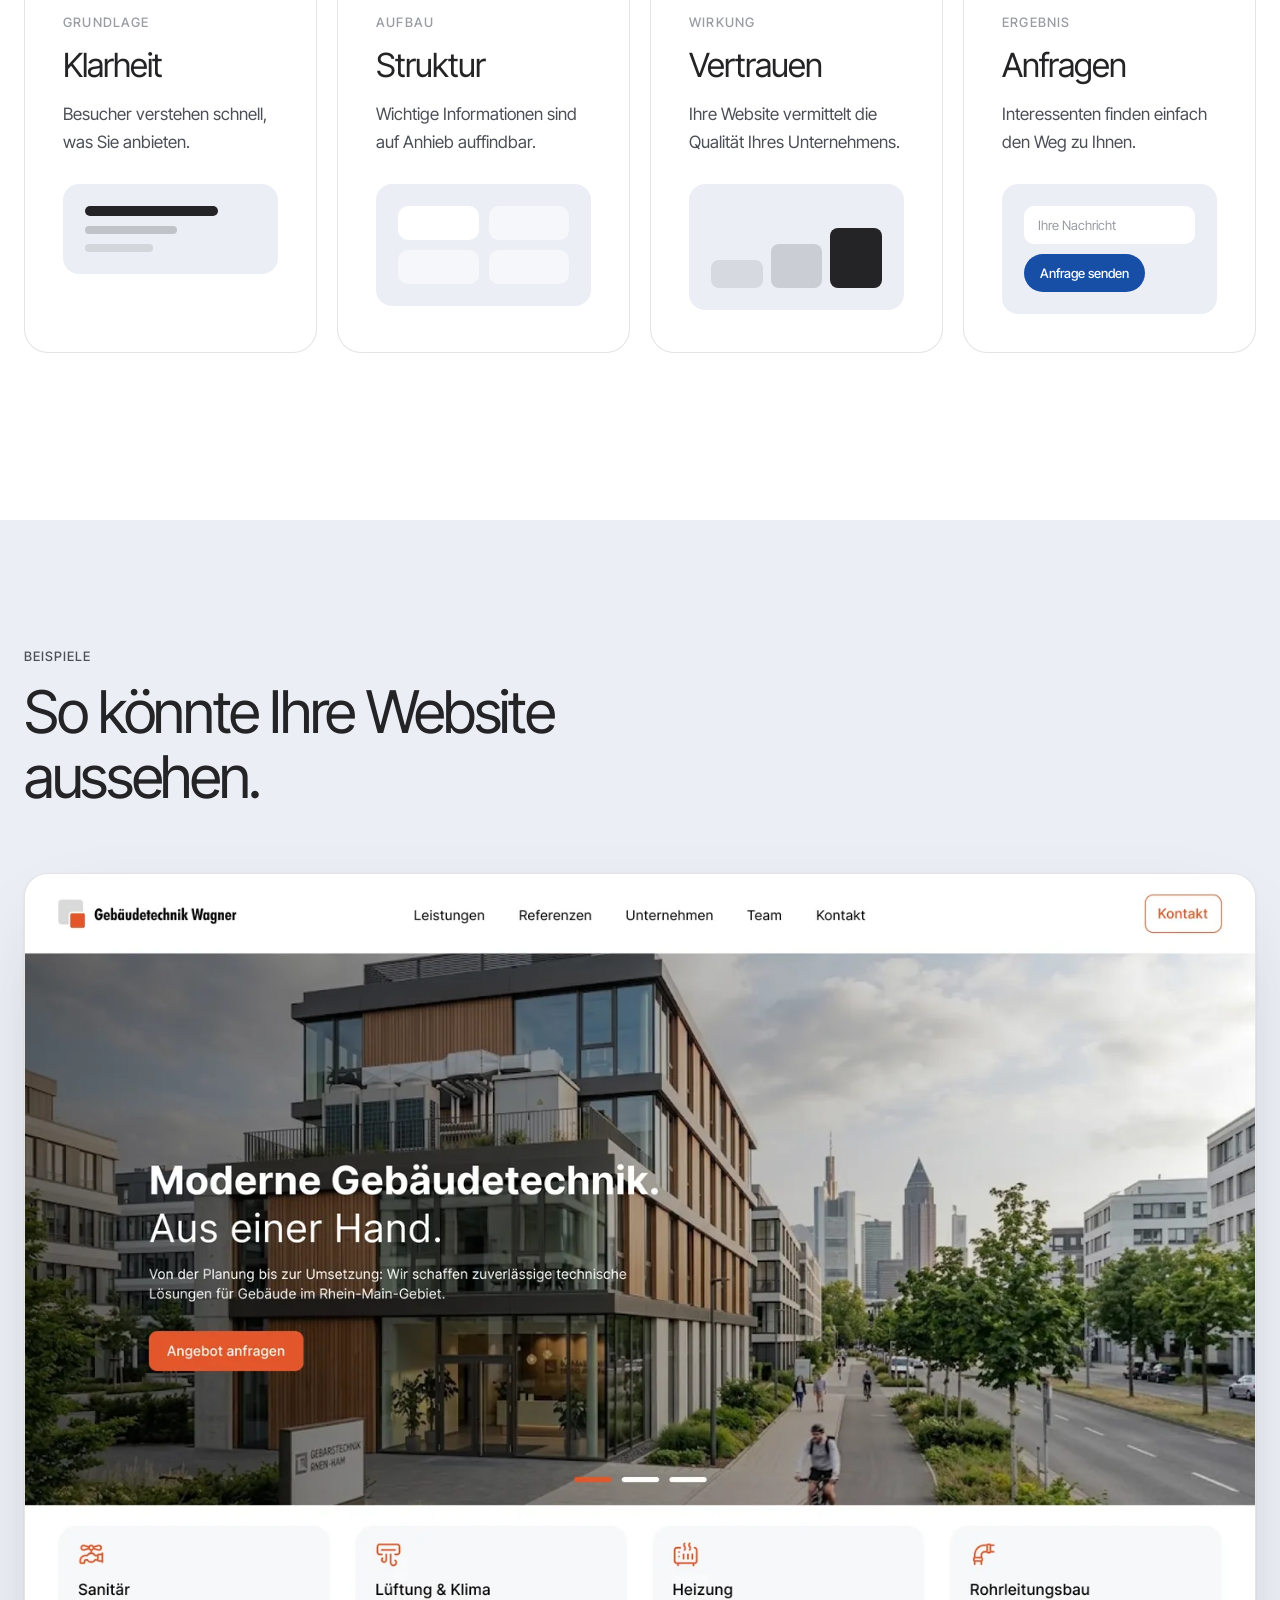
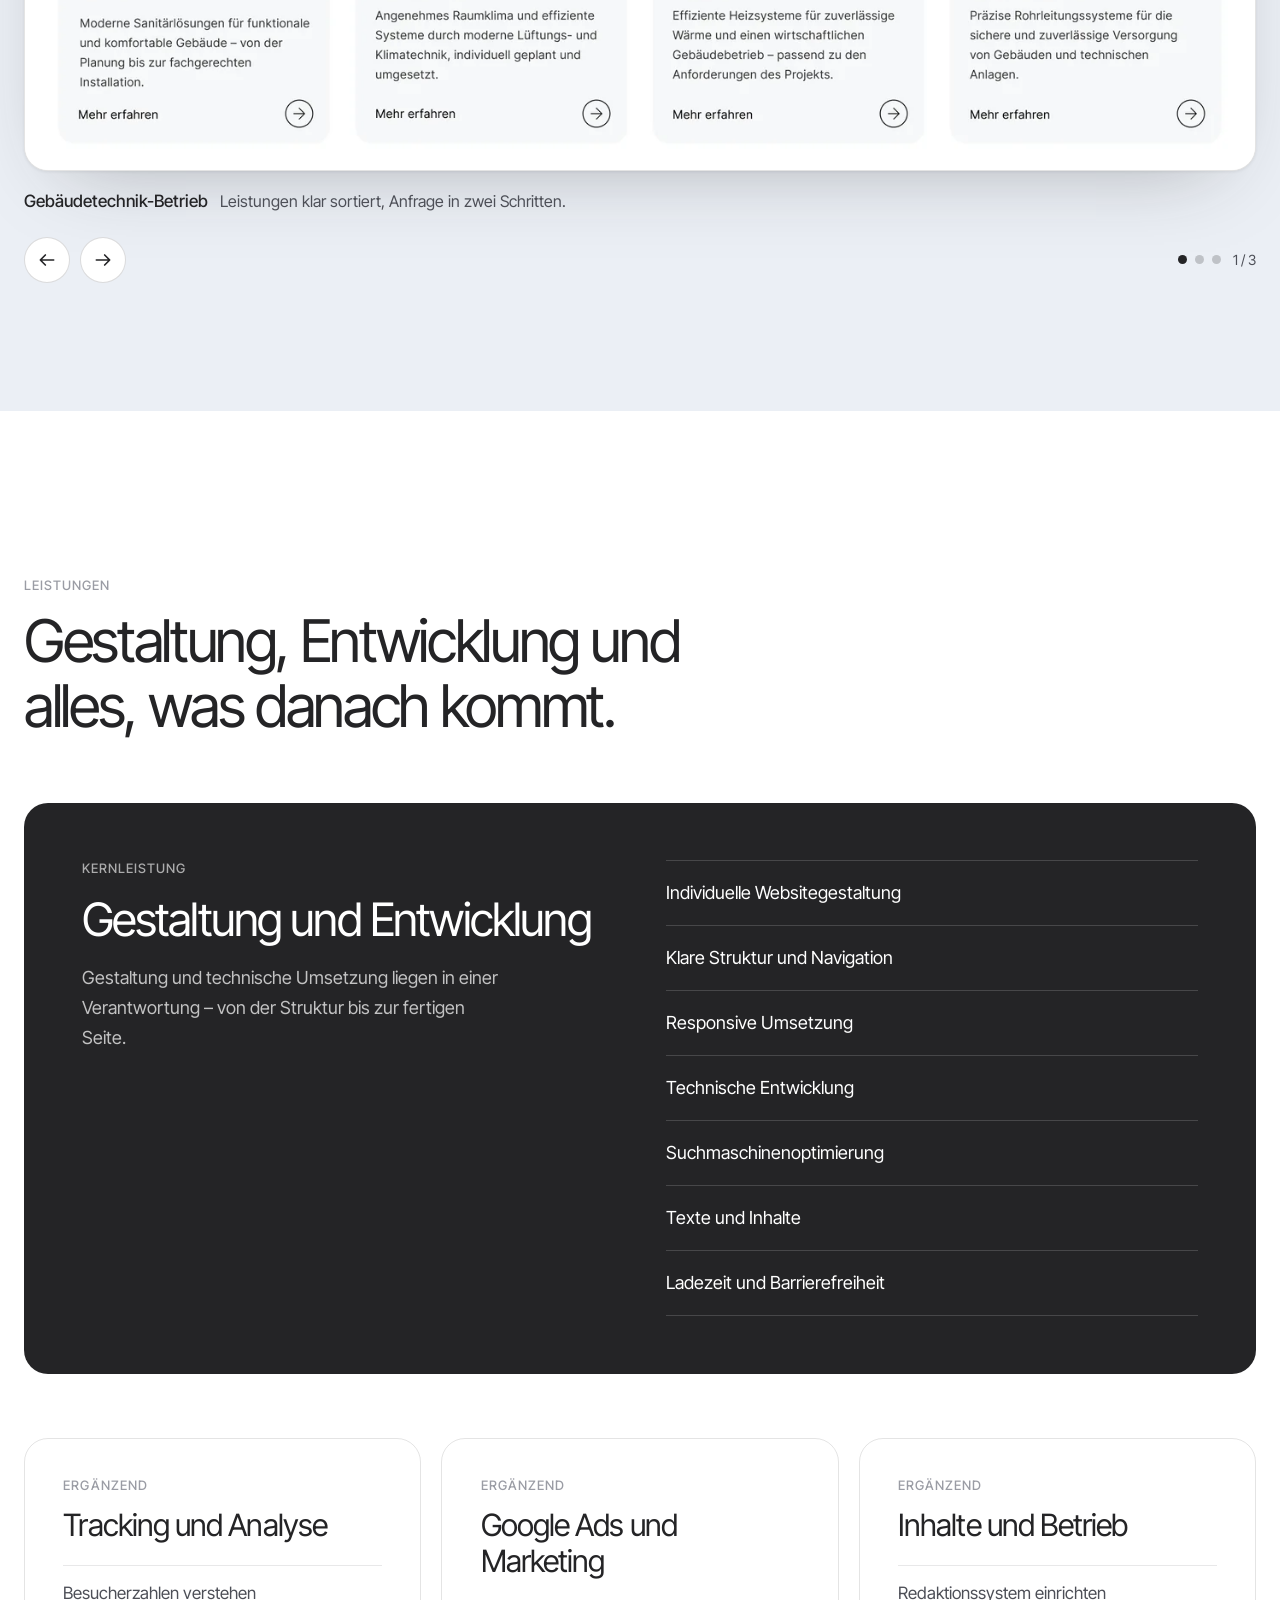
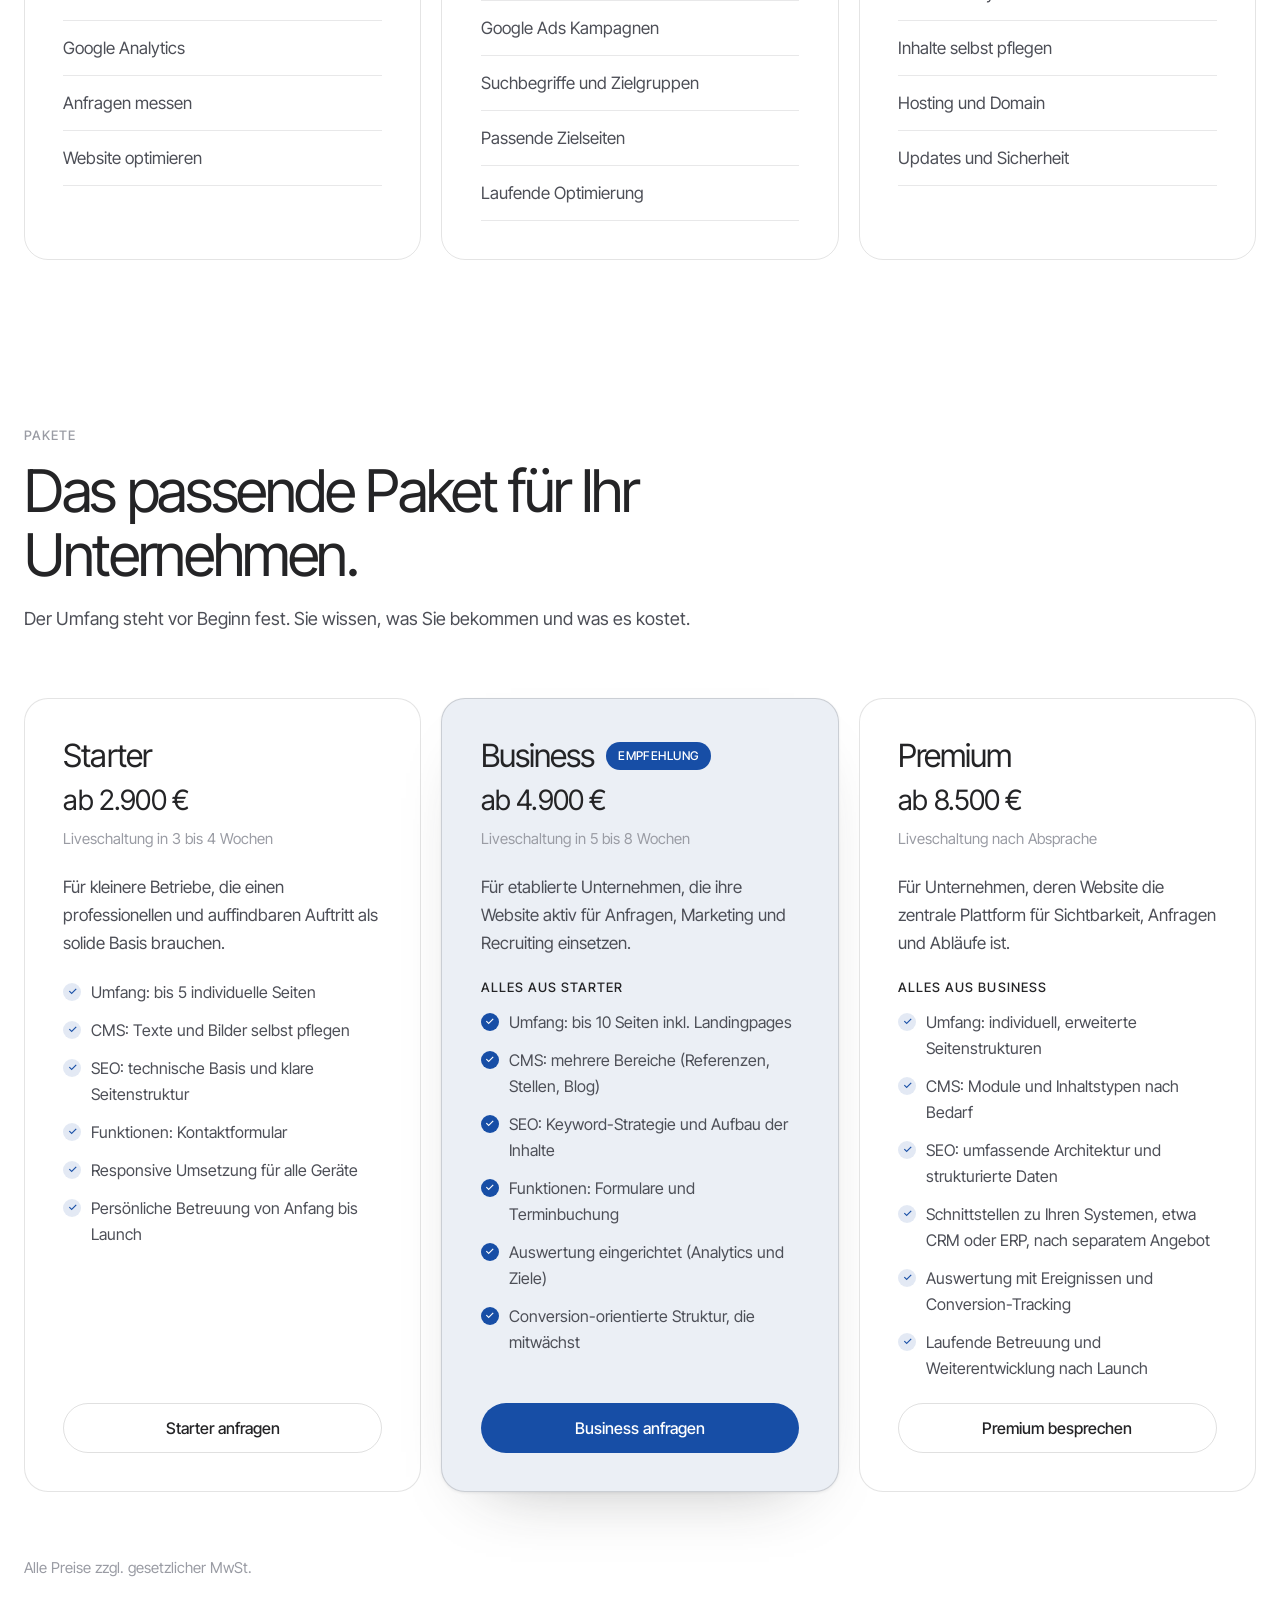
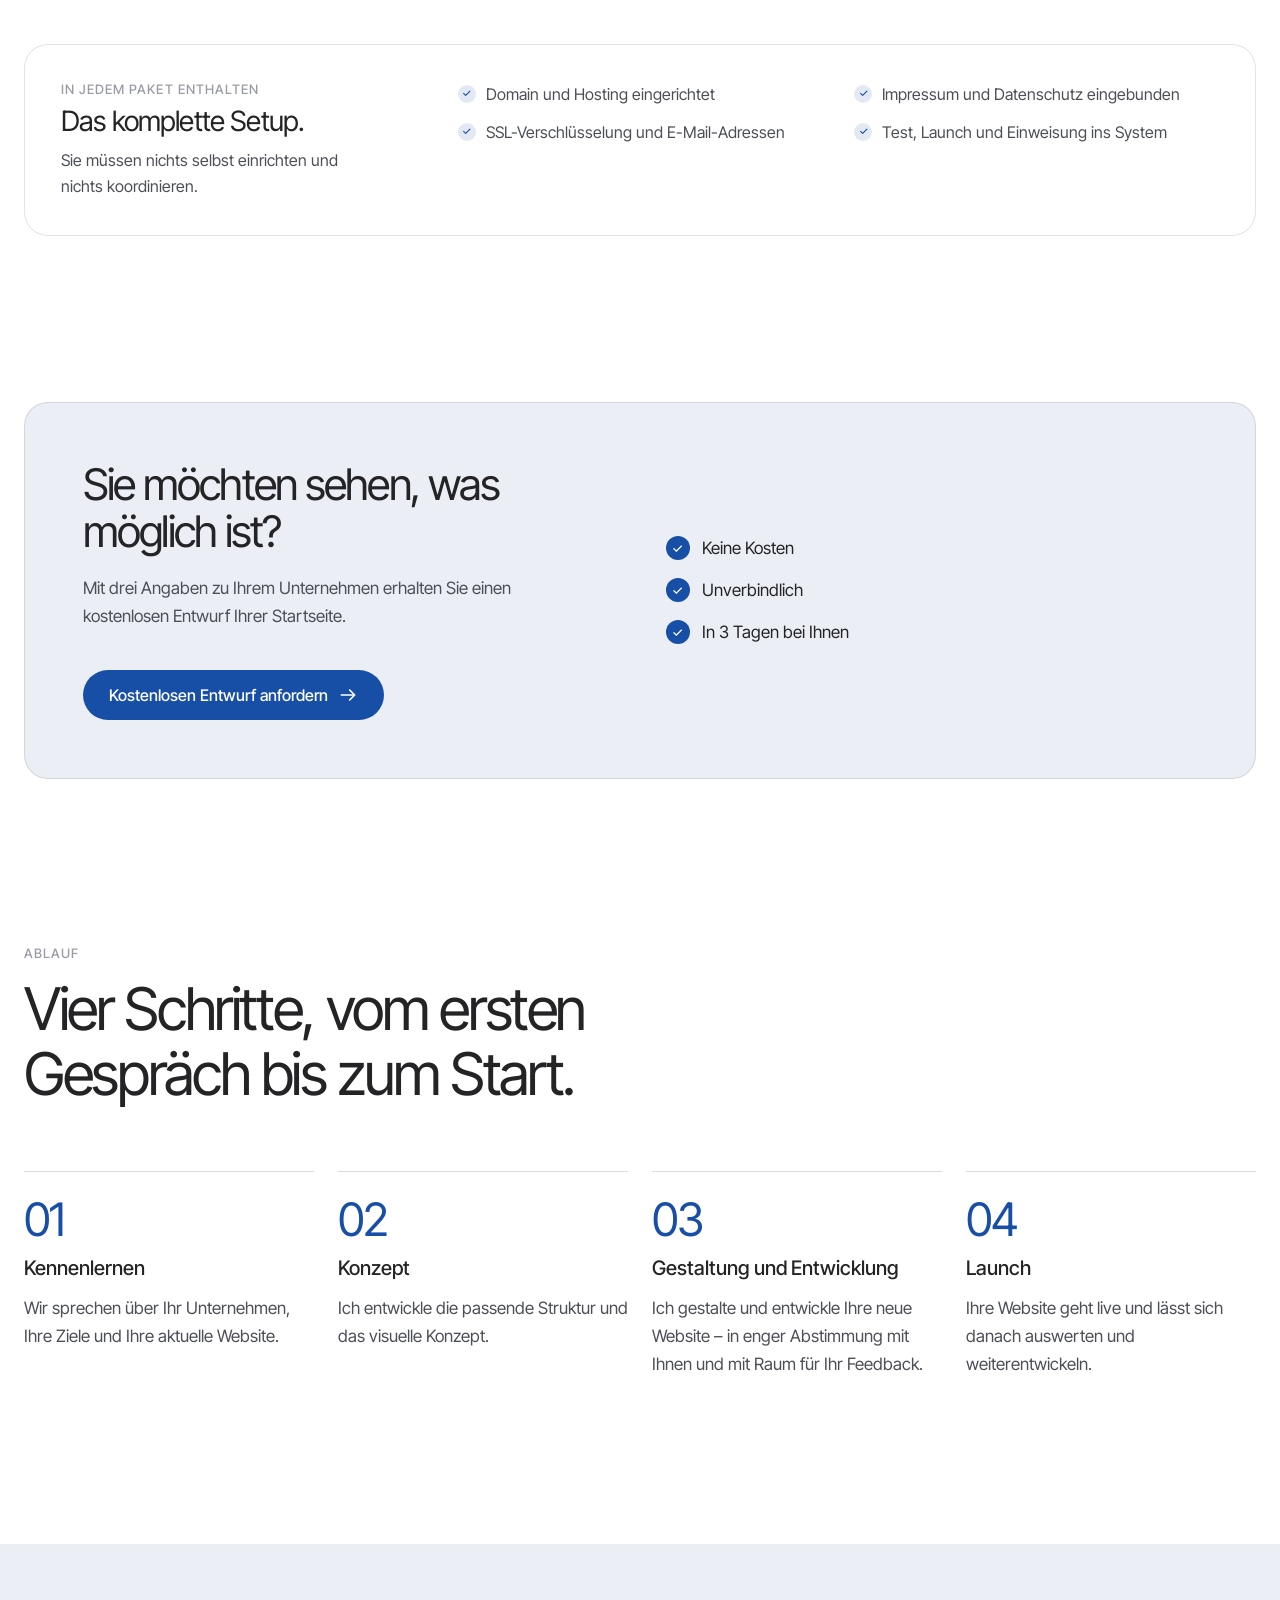
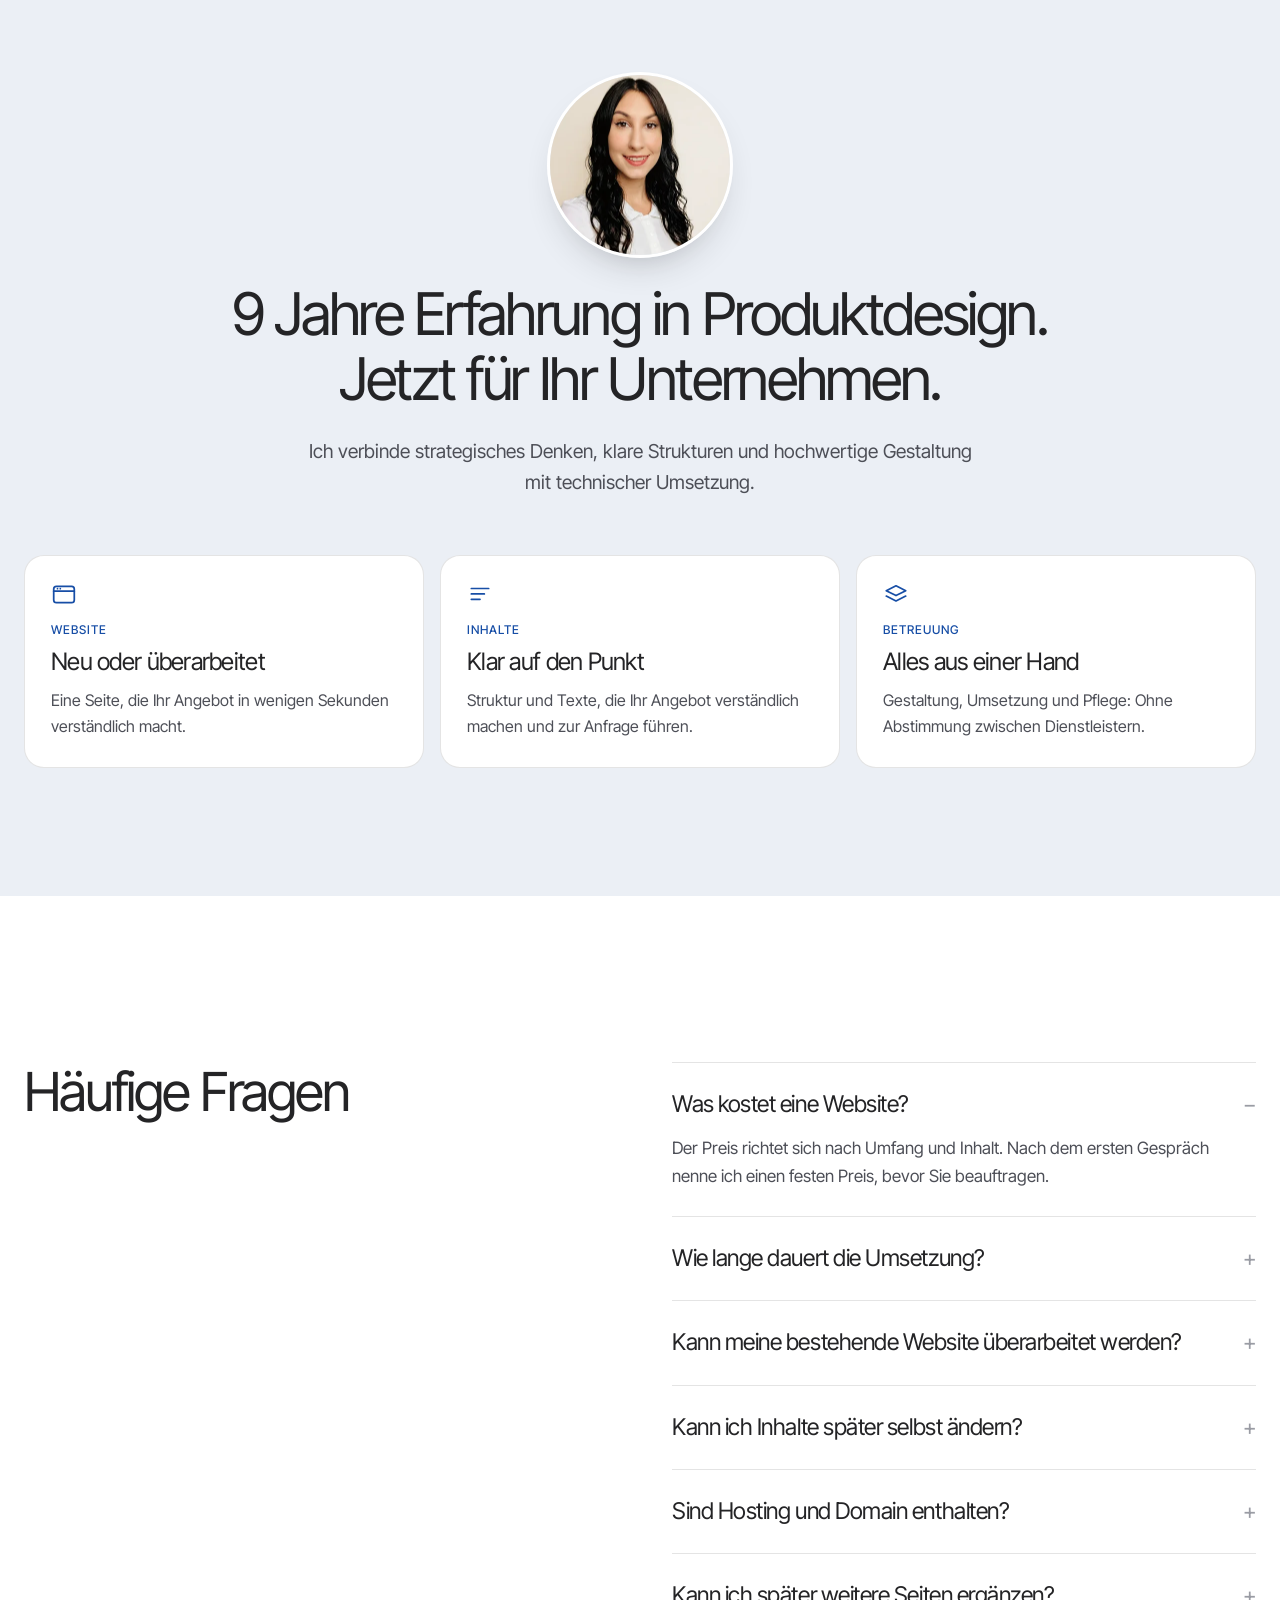
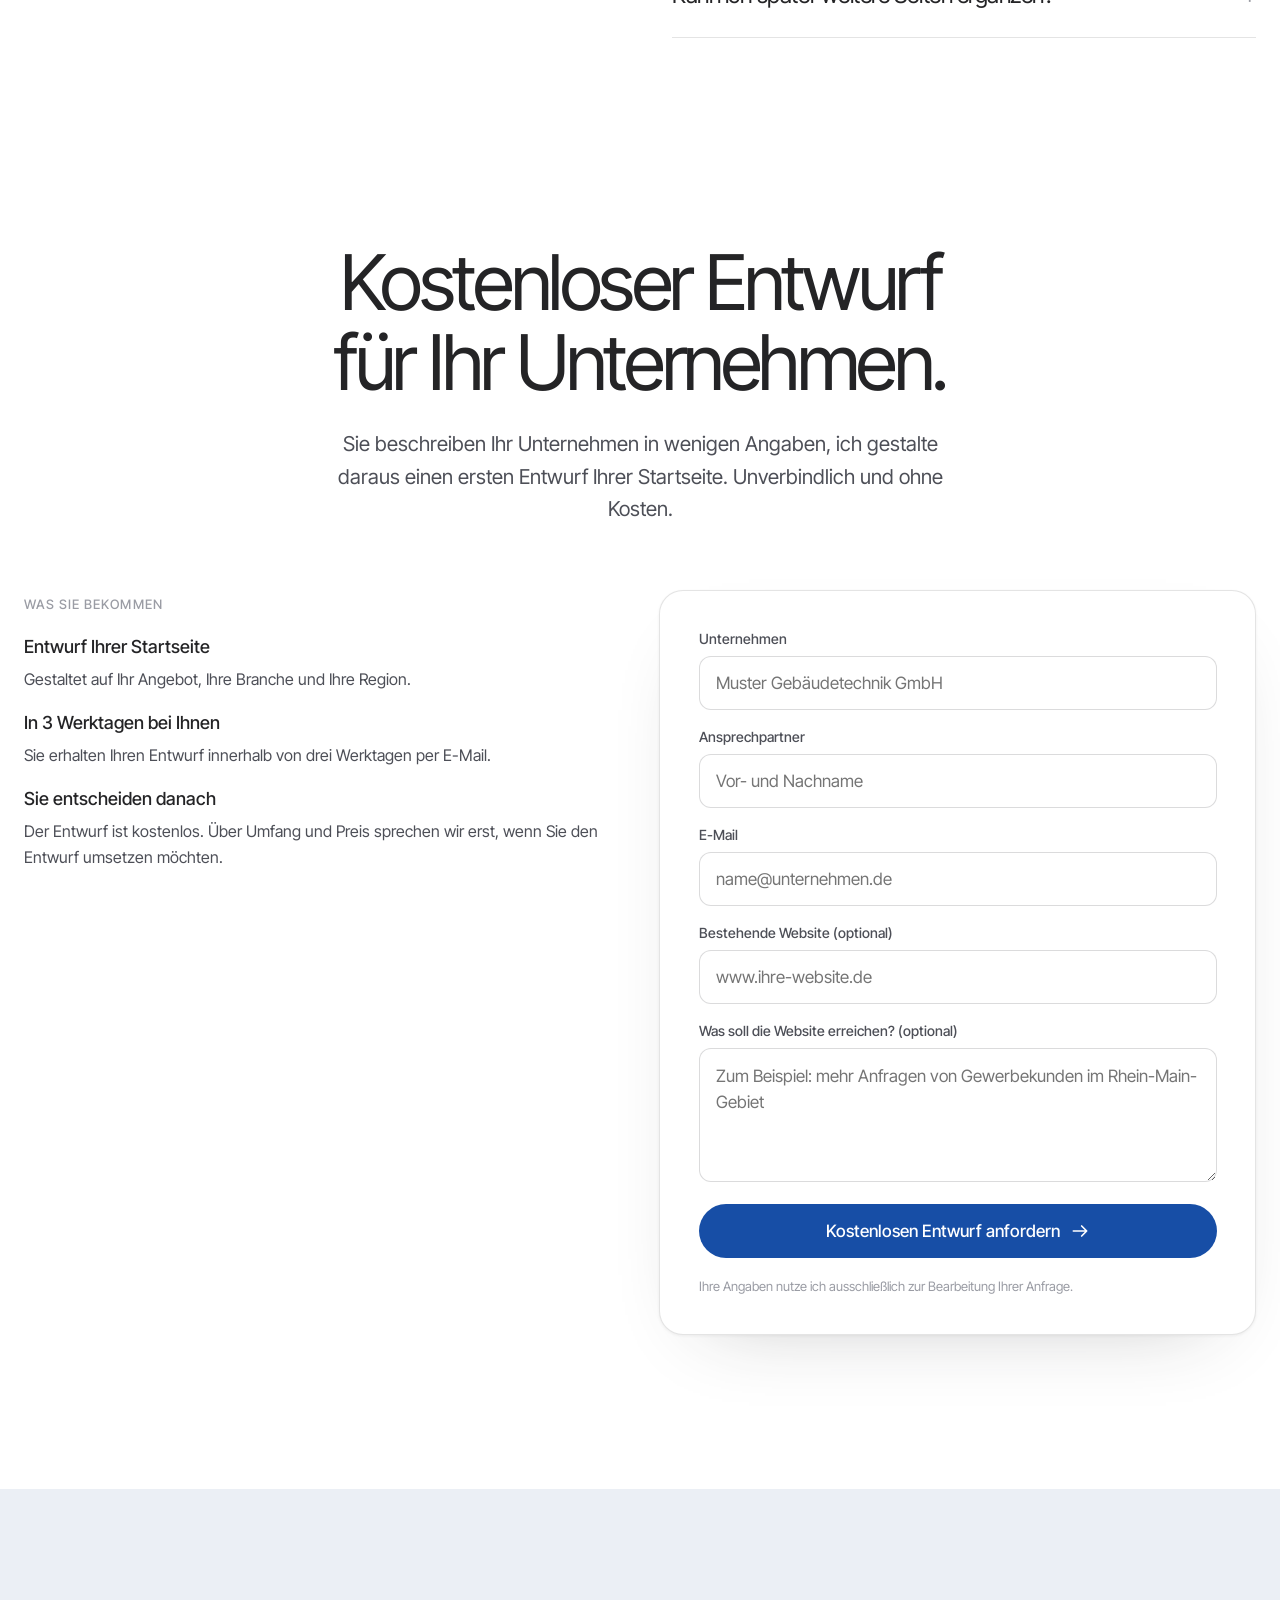
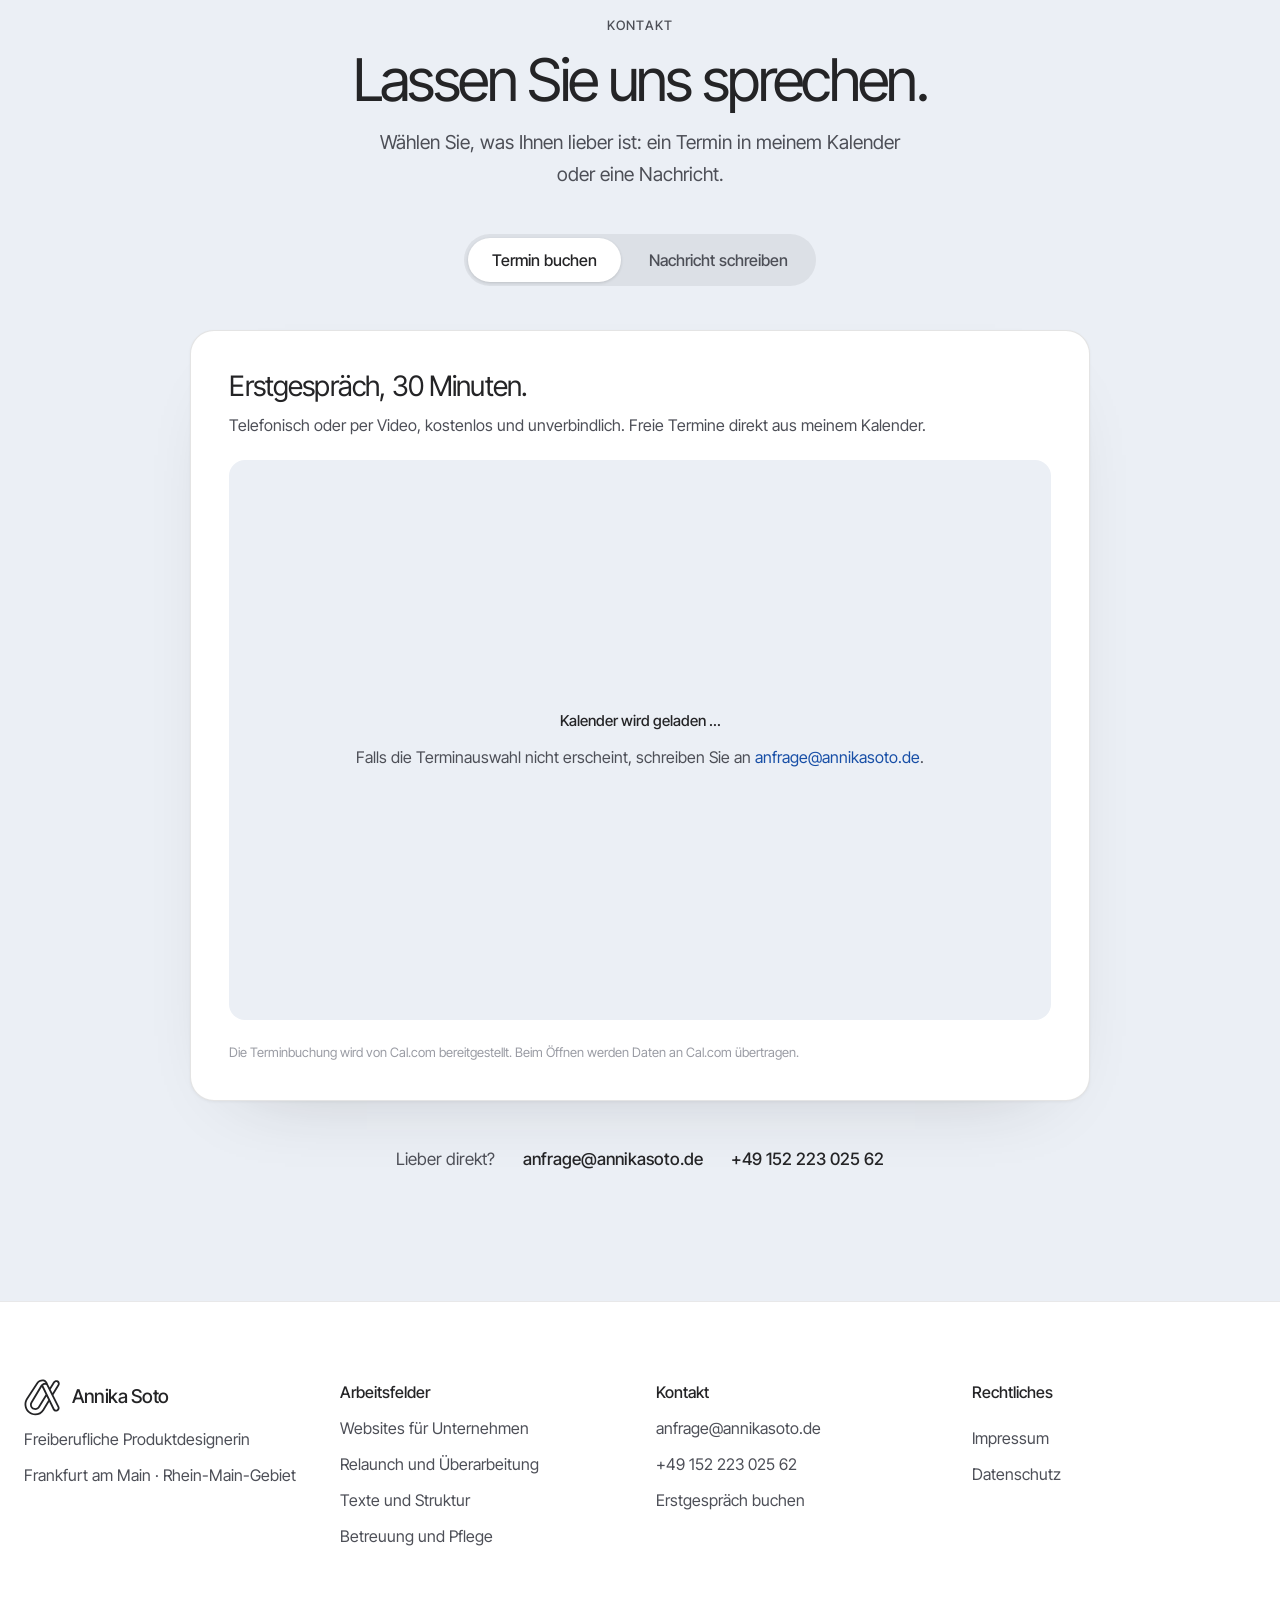
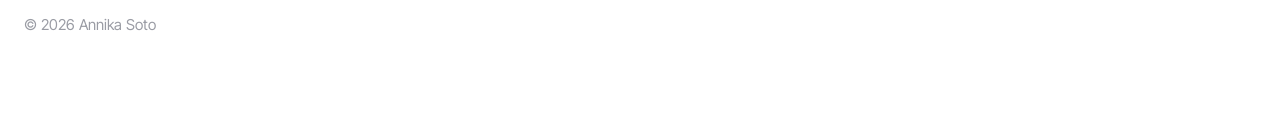
<file: qr-entwurf/index.html>
<!DOCTYPE html>
<html lang="de">
<head>
<meta charset="utf-8">
<meta name="viewport" content="width=device-width, initial-scale=1">
<meta name="robots" content="noindex, nofollow">
<title>Weiterleitung</title>
<link rel="canonical" href="https://annikasoto.de/qr-entwurf/">
<meta http-equiv="refresh" content="0; url=/?utm_source=qrcode&amp;utm_medium=print&amp;utm_campaign=entwurf#entwurf">
<script>location.replace("/?utm_source=qrcode&utm_medium=print&utm_campaign=entwurf#entwurf");</script>
<style>
  body {
    margin: 0;
    min-height: 100vh;
    display: flex;
    align-items: center;
    justify-content: center;
    background: #FFFFFF;
    color: #4D4F57;
    font: 400 17px/28px 'Inter Tight', Helvetica, Arial, sans-serif;
    text-align: center;
    padding: 24px;
  }
  a { color: #174EA6; }
</style>
</head>
<body>
<p>Einen Moment, Sie werden weitergeleitet.<br>
<a href="/?utm_source=qrcode&amp;utm_medium=print&amp;utm_campaign=entwurf#entwurf">Weiter zu Kostenloser Entwurf</a></p>
</body>
</html>
</file>
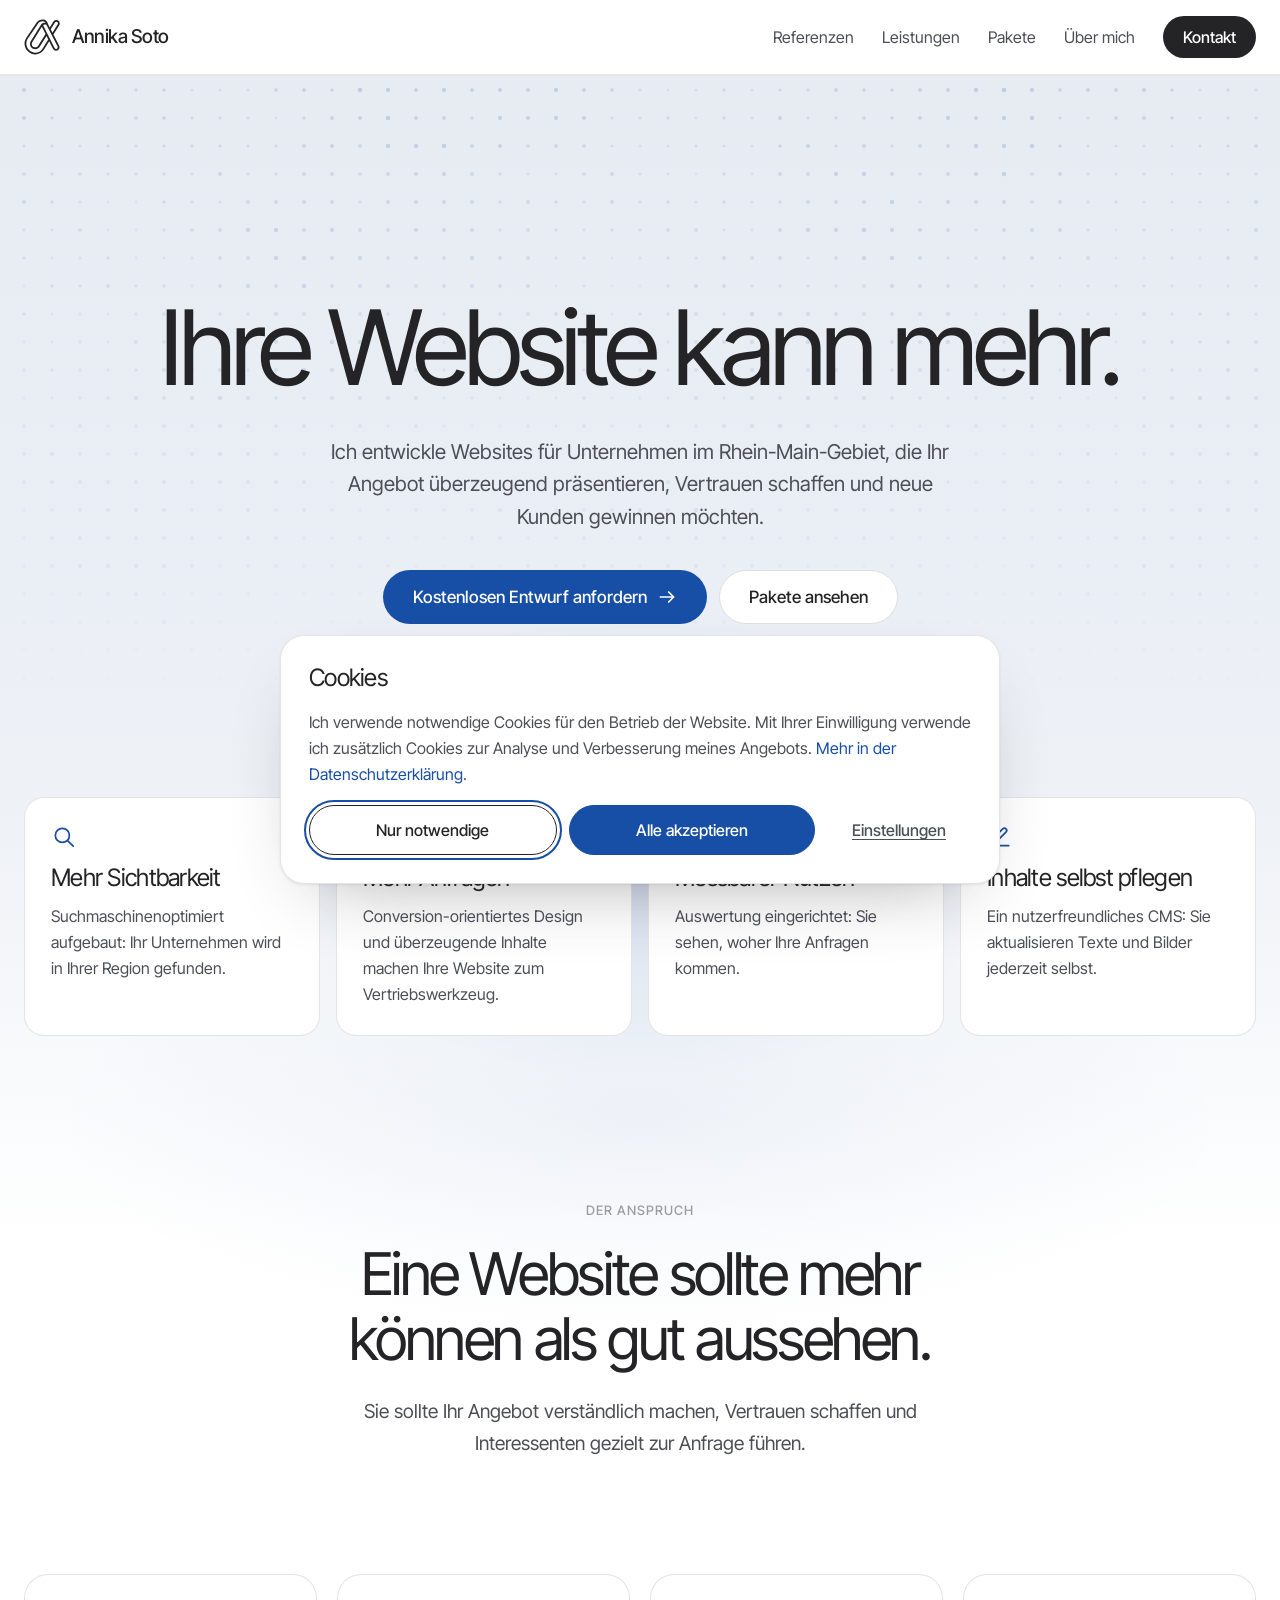
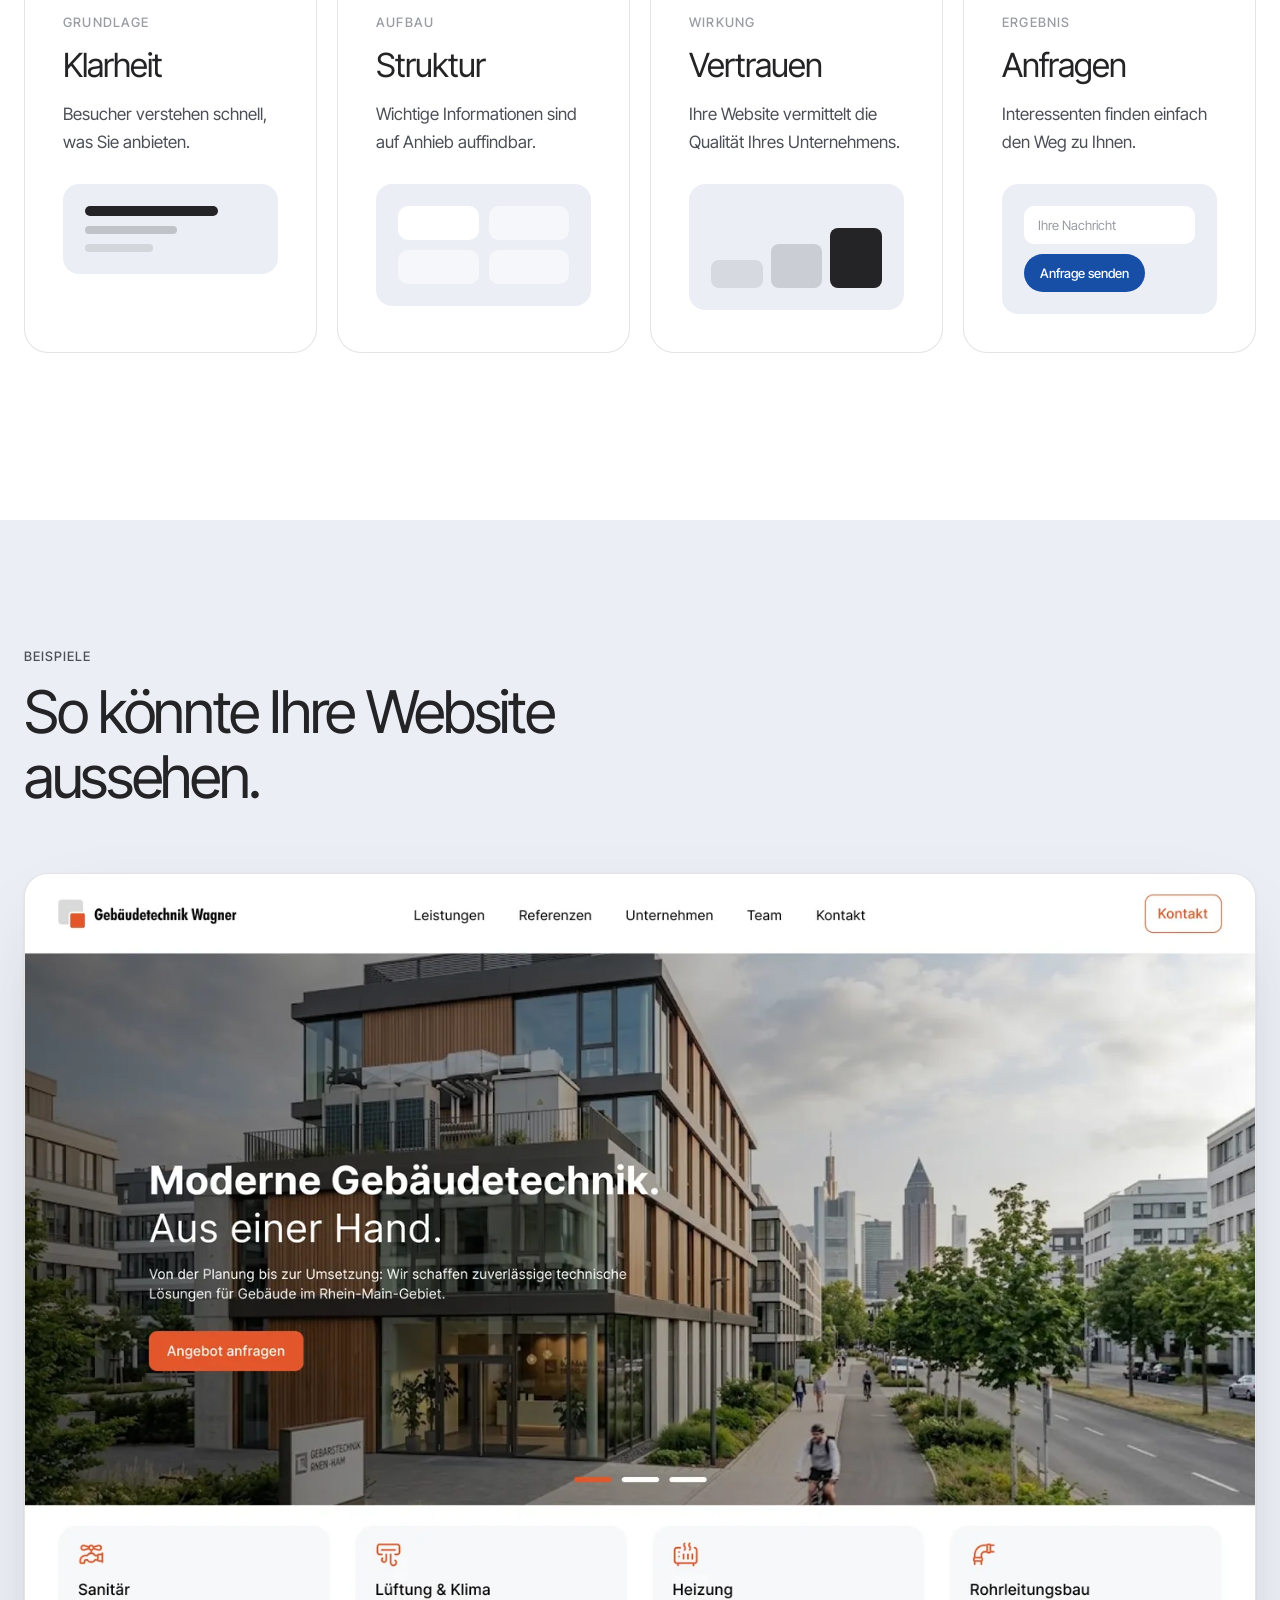
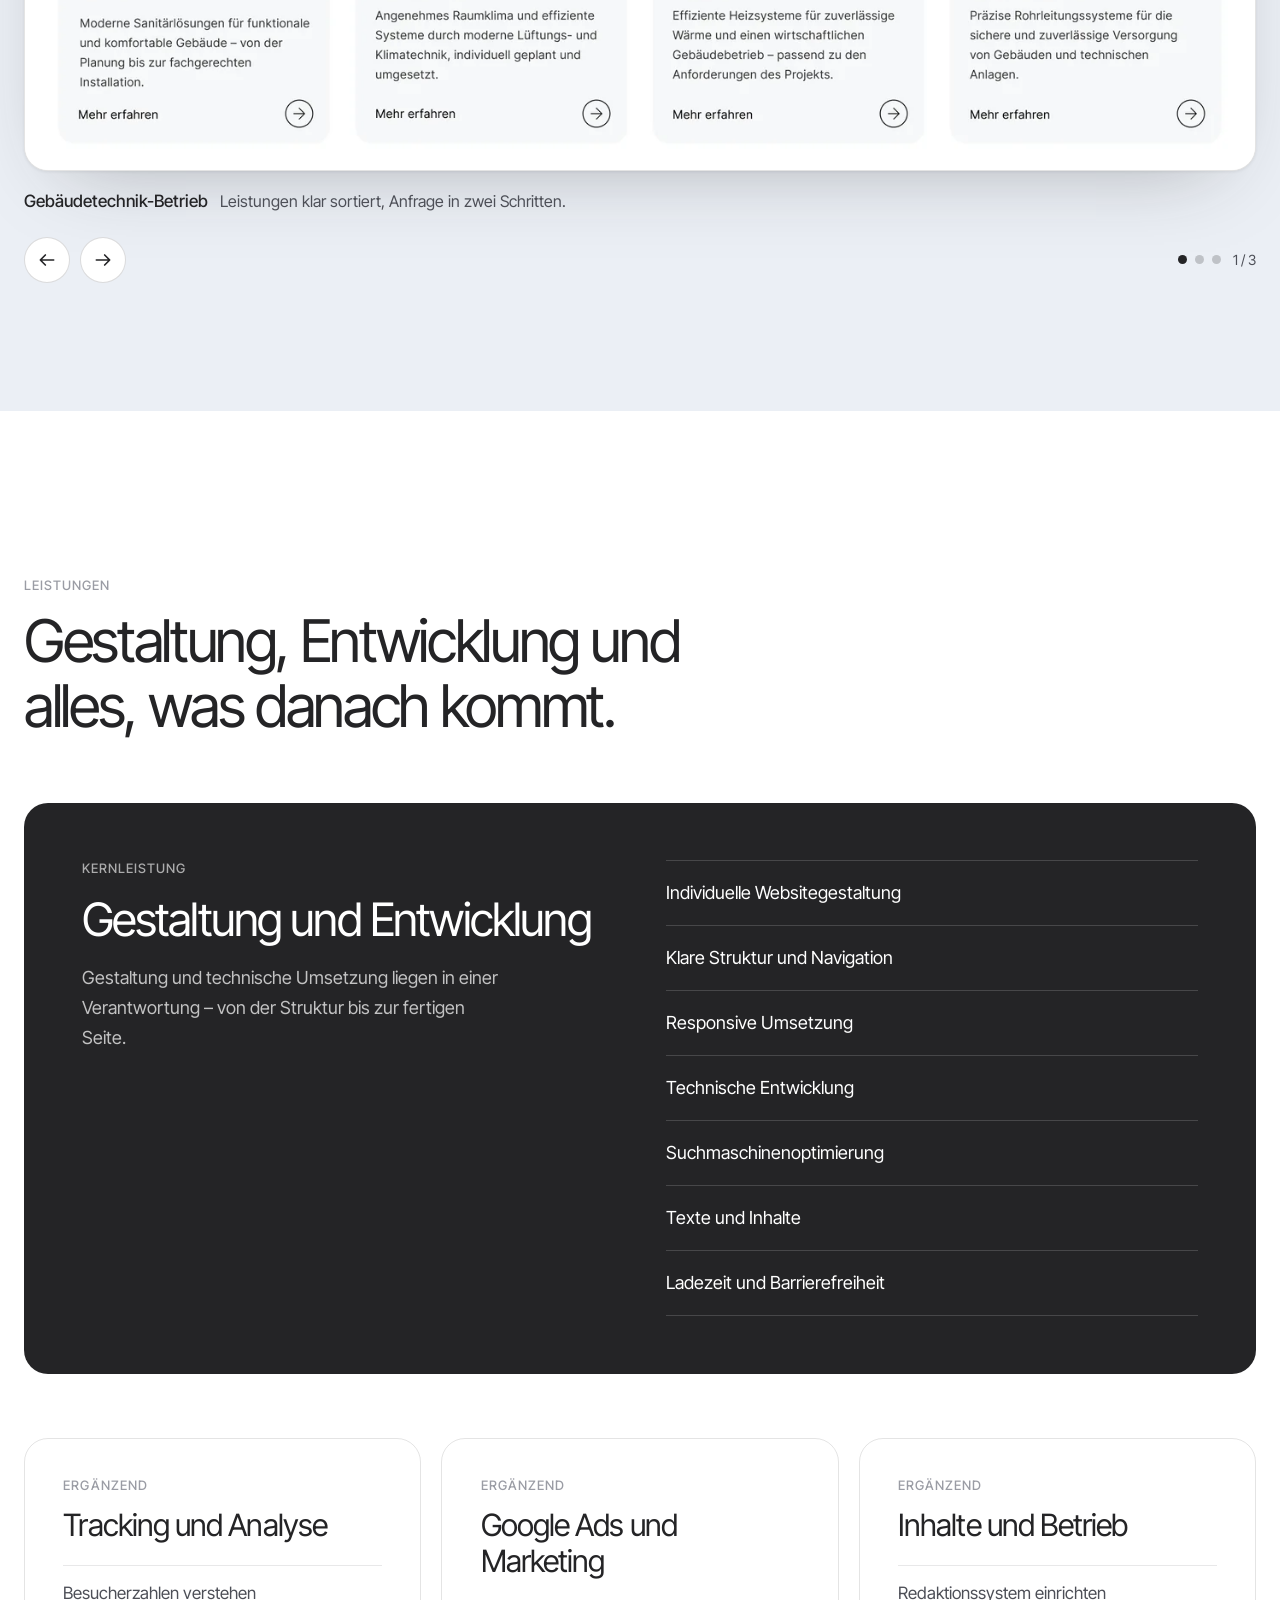
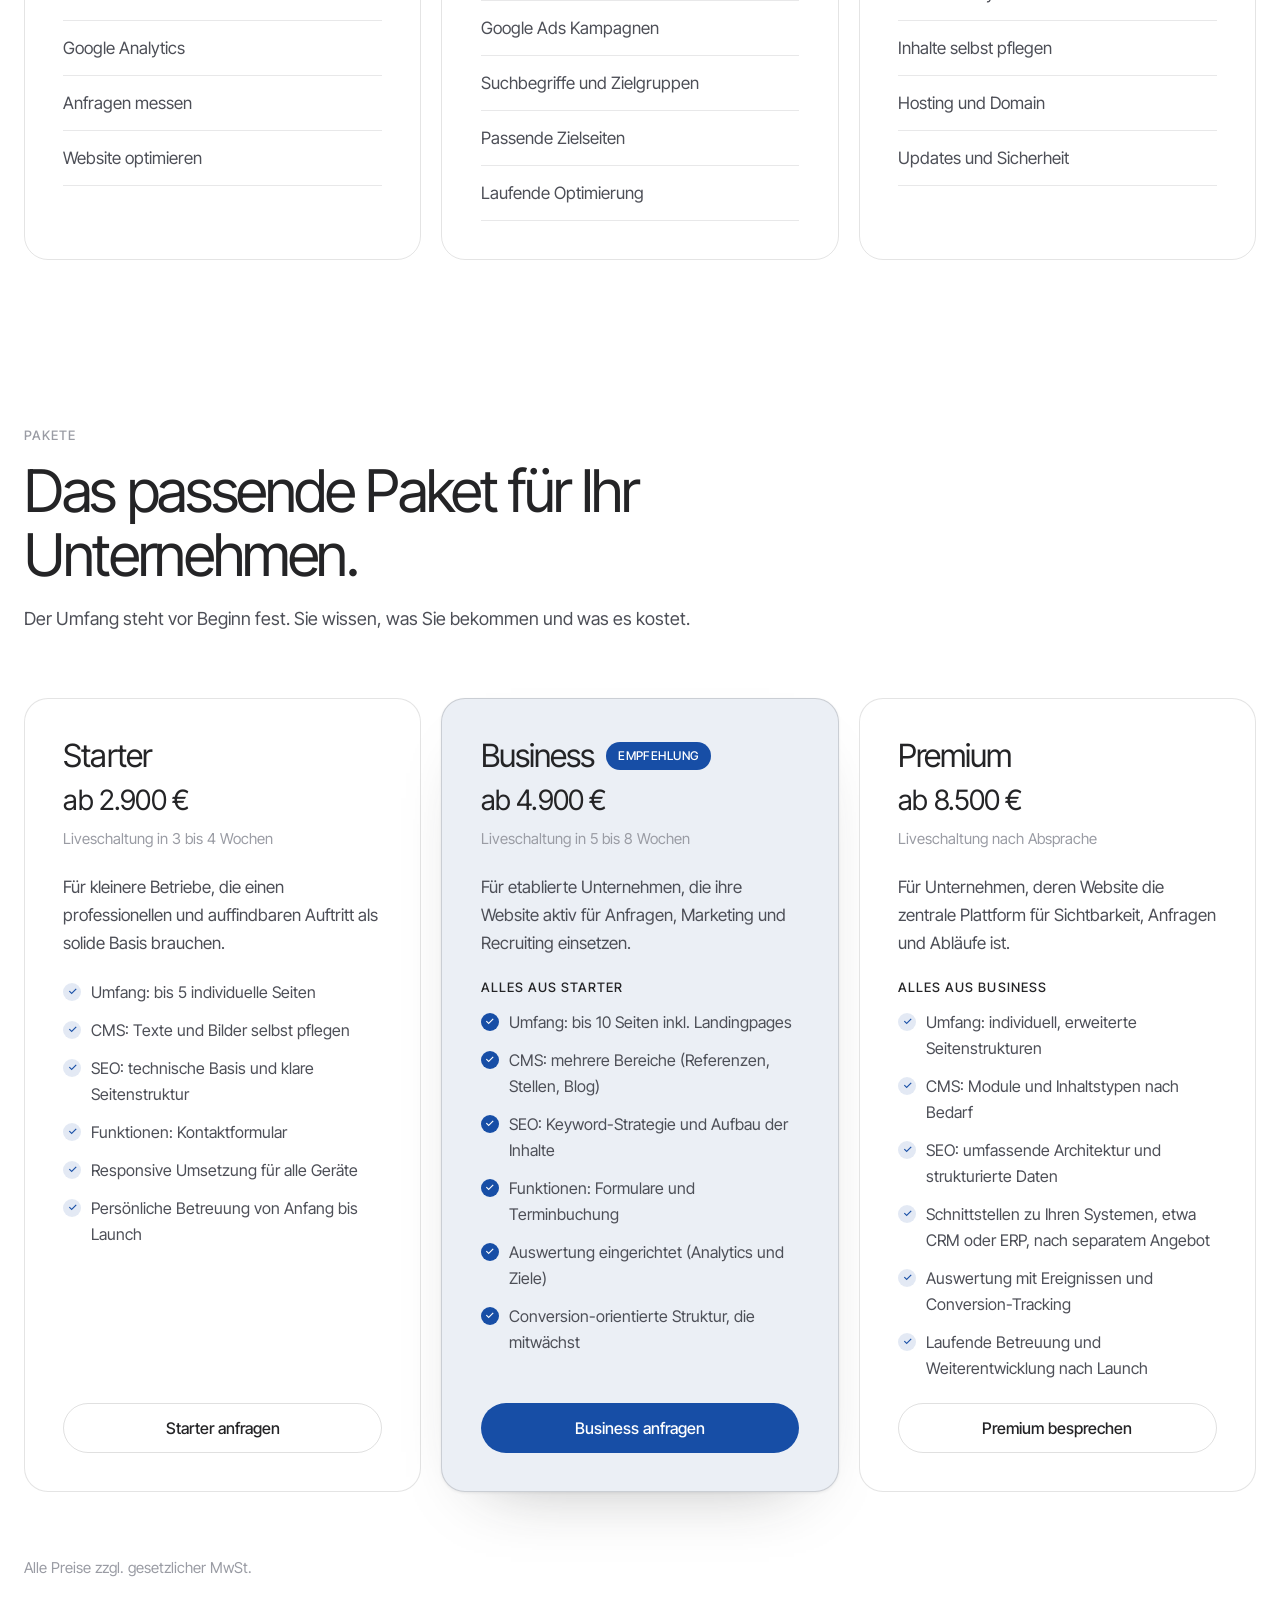
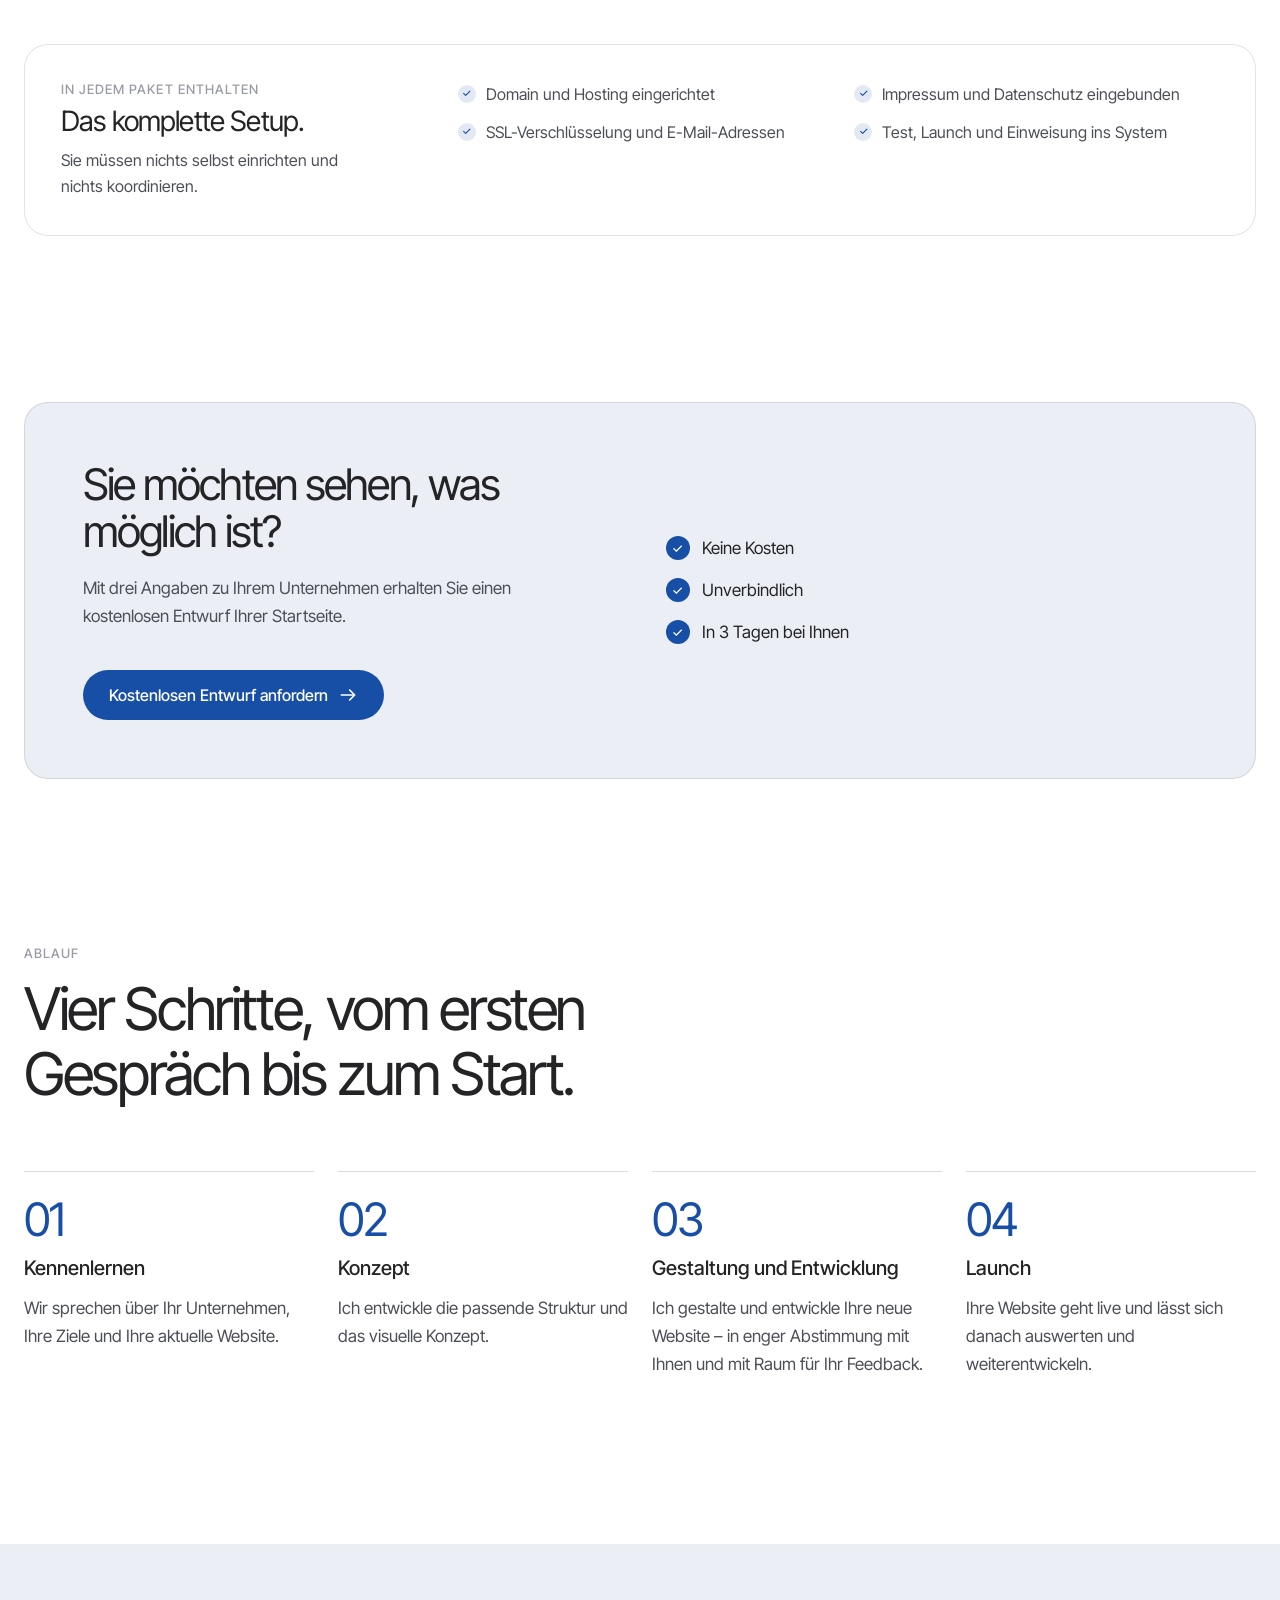
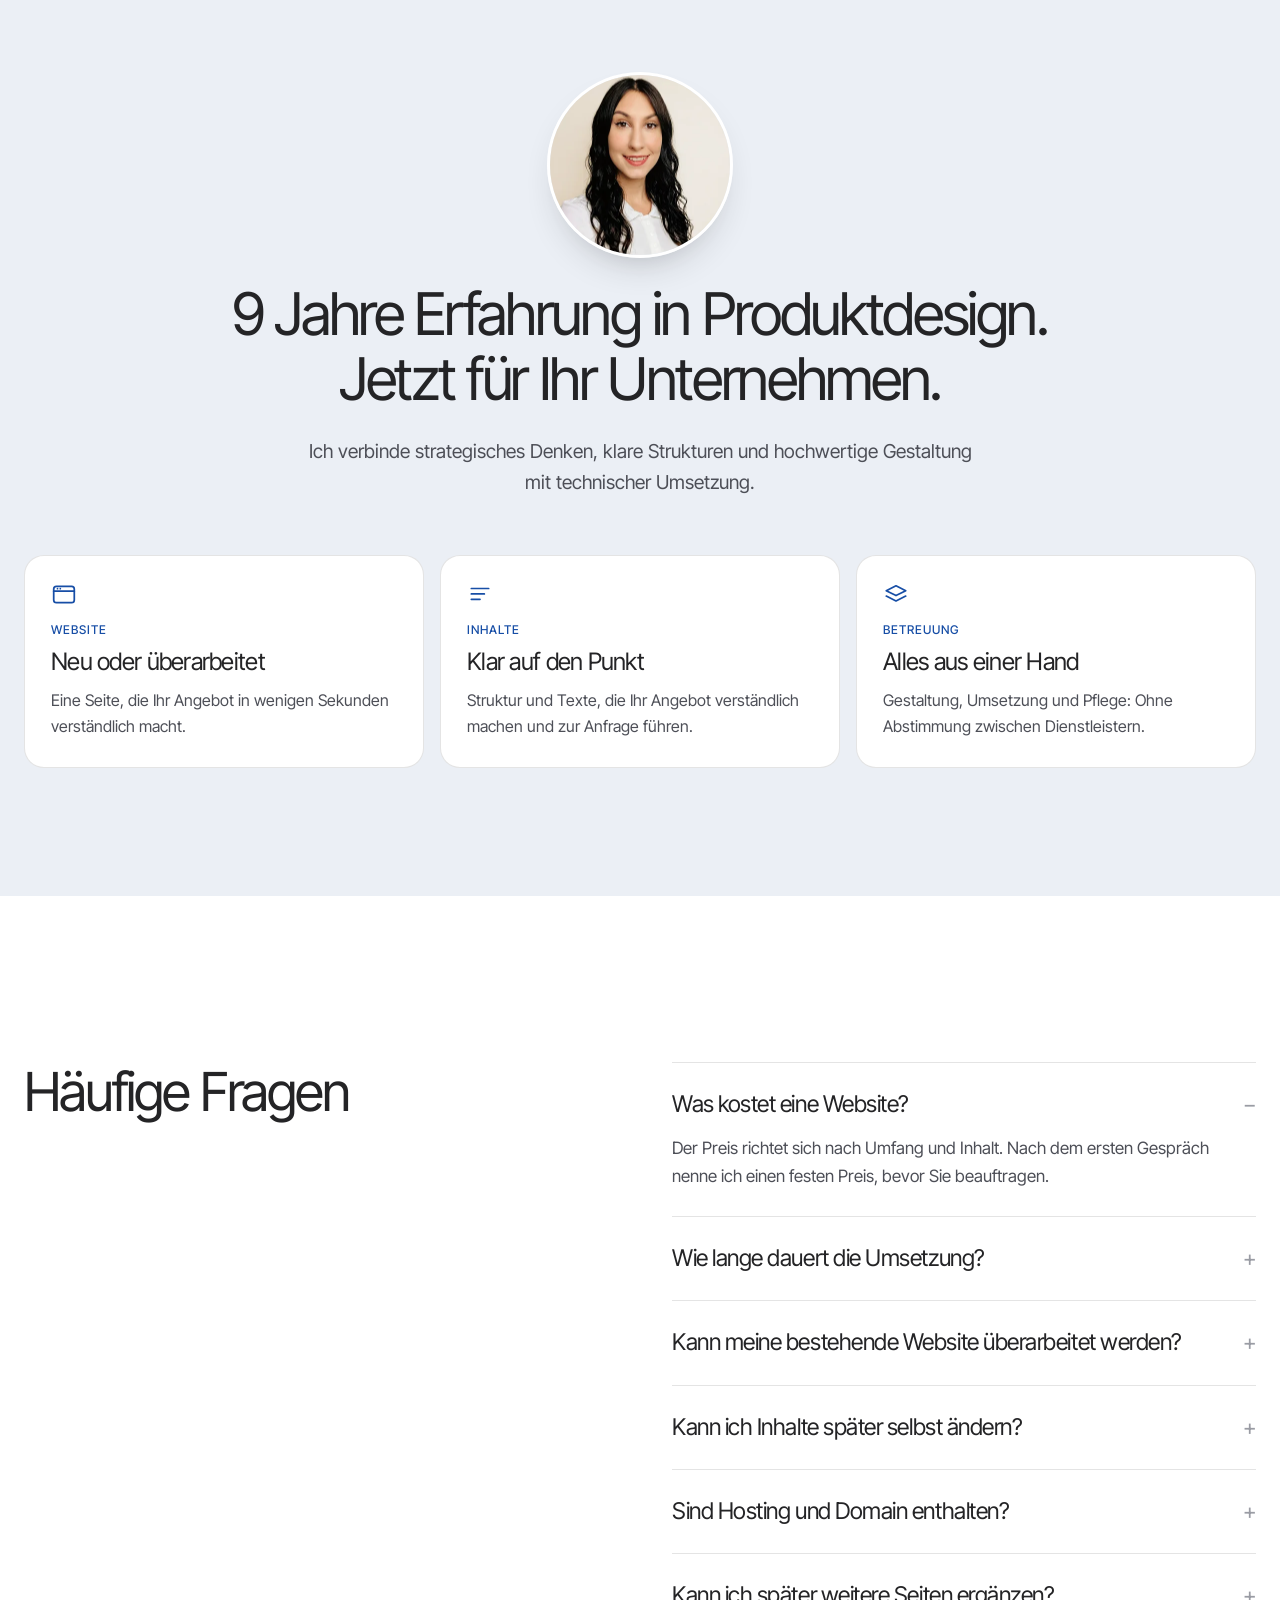
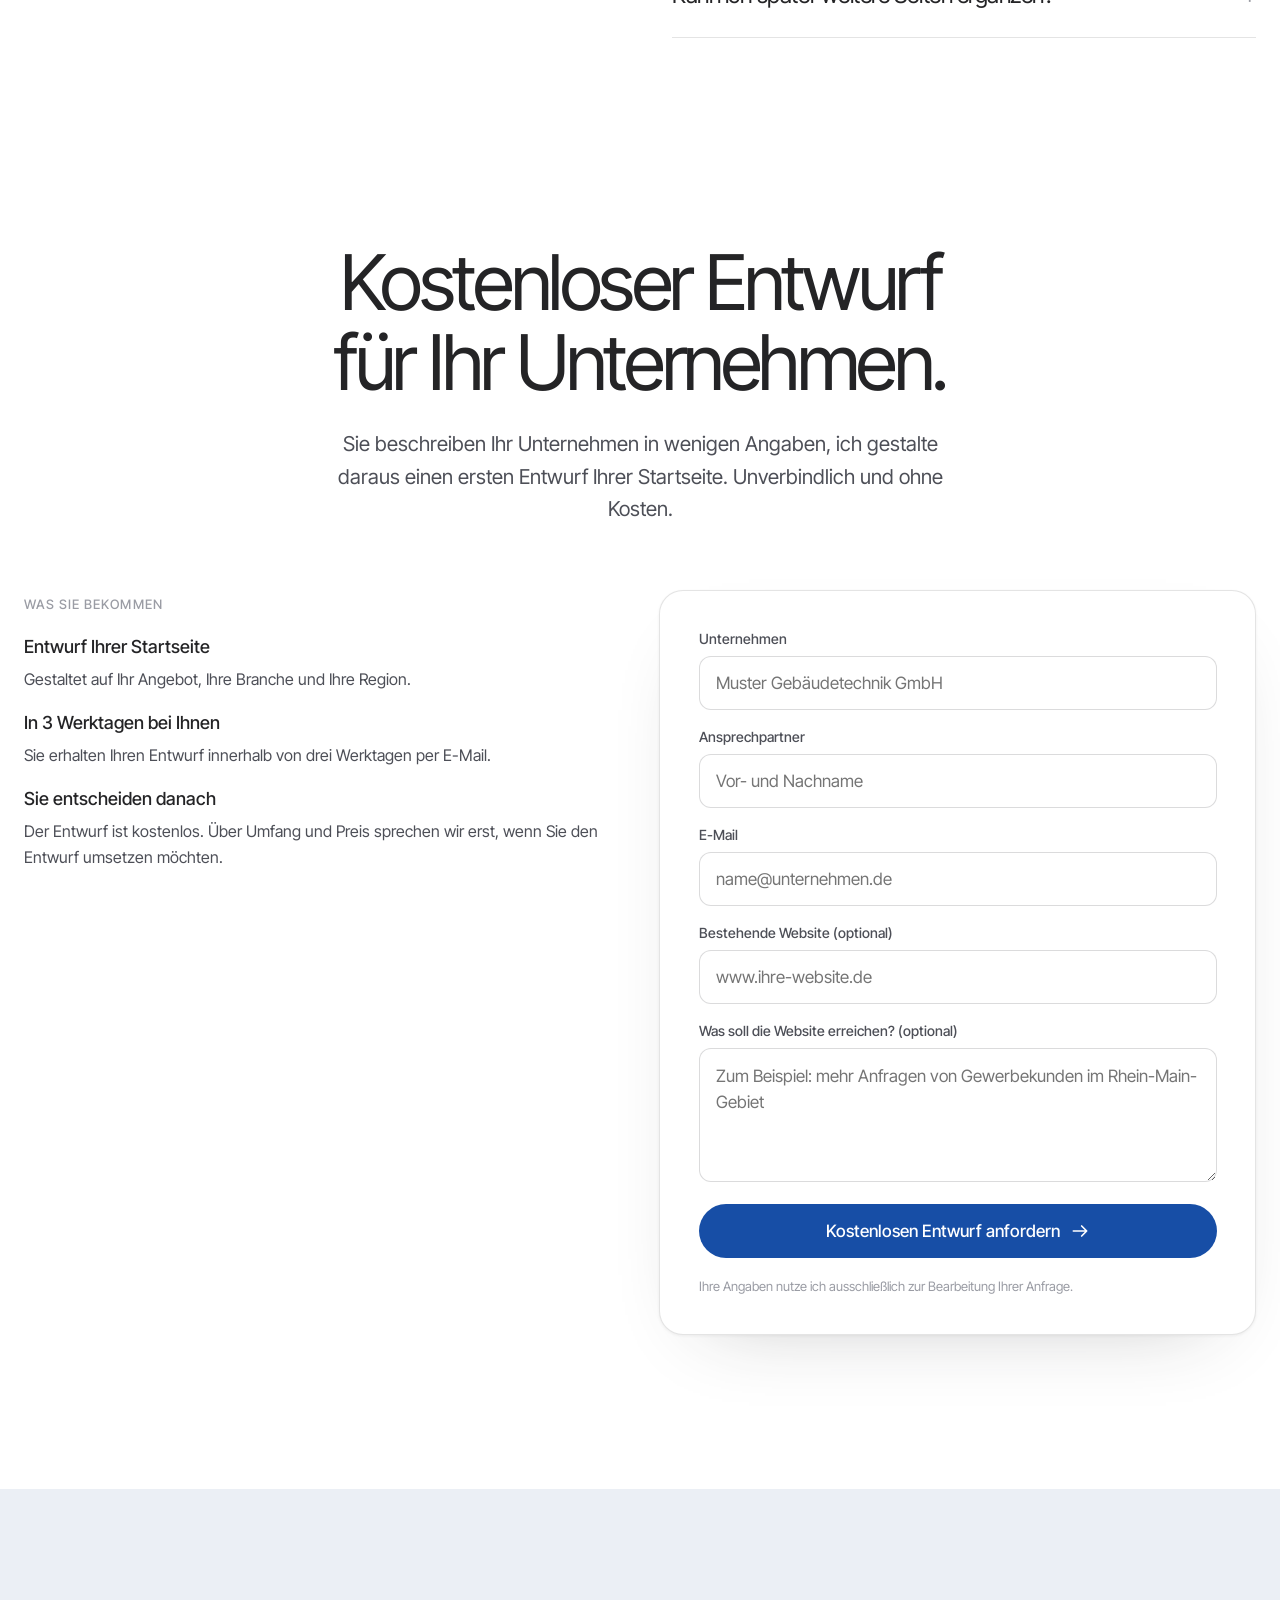
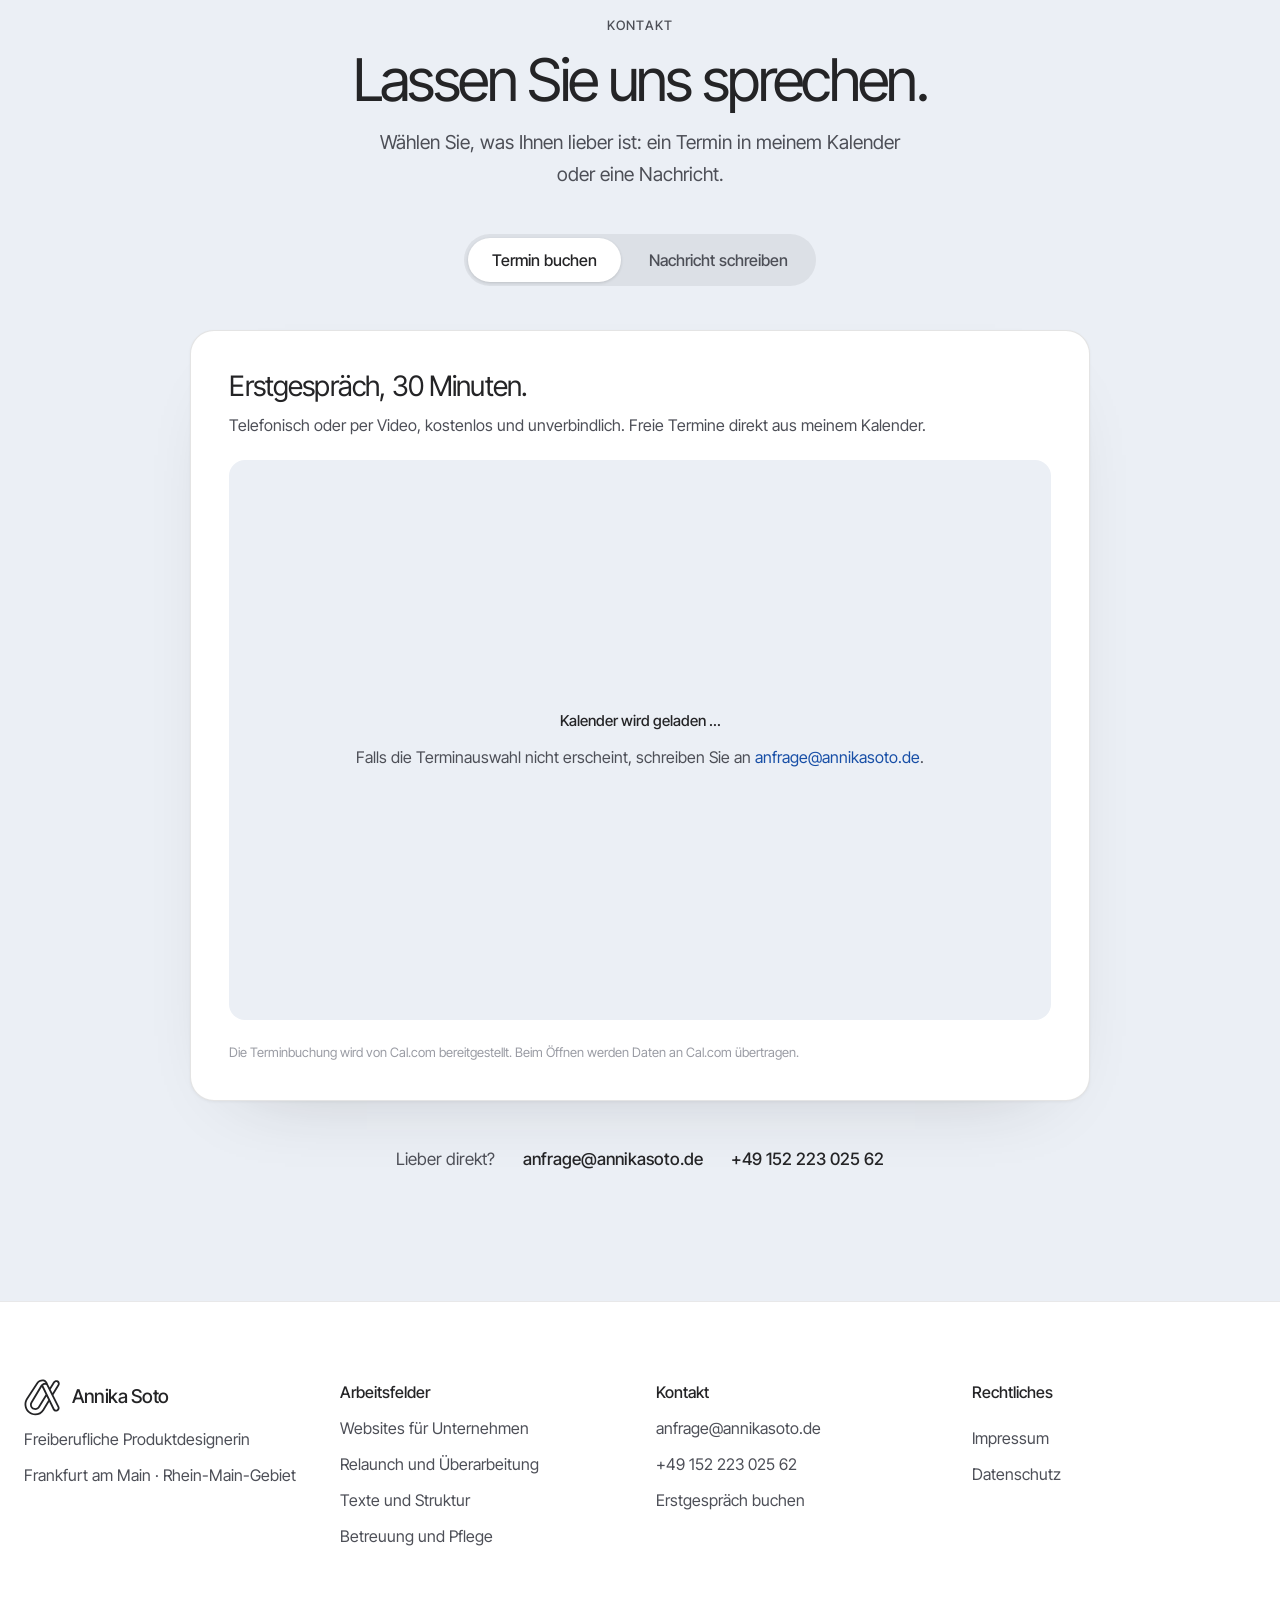
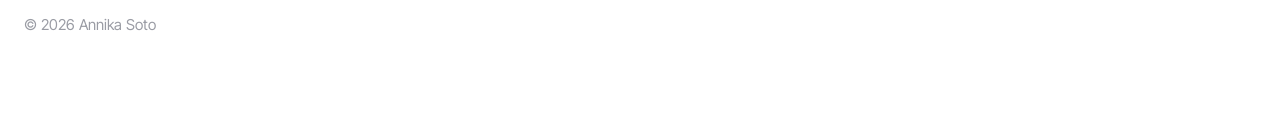
<file: qr/index.html>
<!DOCTYPE html>
<html lang="de">
<head>
<meta charset="utf-8">
<meta name="viewport" content="width=device-width, initial-scale=1">
<meta name="robots" content="noindex, nofollow">
<title>Weiterleitung</title>
<link rel="canonical" href="https://annikasoto.de/qr/">
<meta http-equiv="refresh" content="0; url=/?utm_source=qrcode&amp;utm_medium=print&amp;utm_campaign=startseite">
<script>location.replace("/?utm_source=qrcode&utm_medium=print&utm_campaign=startseite");</script>
<style>
  body {
    margin: 0;
    min-height: 100vh;
    display: flex;
    align-items: center;
    justify-content: center;
    background: #FFFFFF;
    color: #4D4F57;
    font: 400 17px/28px 'Inter Tight', Helvetica, Arial, sans-serif;
    text-align: center;
    padding: 24px;
  }
  a { color: #174EA6; }
</style>
</head>
<body>
<p>Einen Moment, Sie werden weitergeleitet.<br>
<a href="/?utm_source=qrcode&amp;utm_medium=print&amp;utm_campaign=startseite">Weiter zu Startseite</a></p>
</body>
</html>
</file>
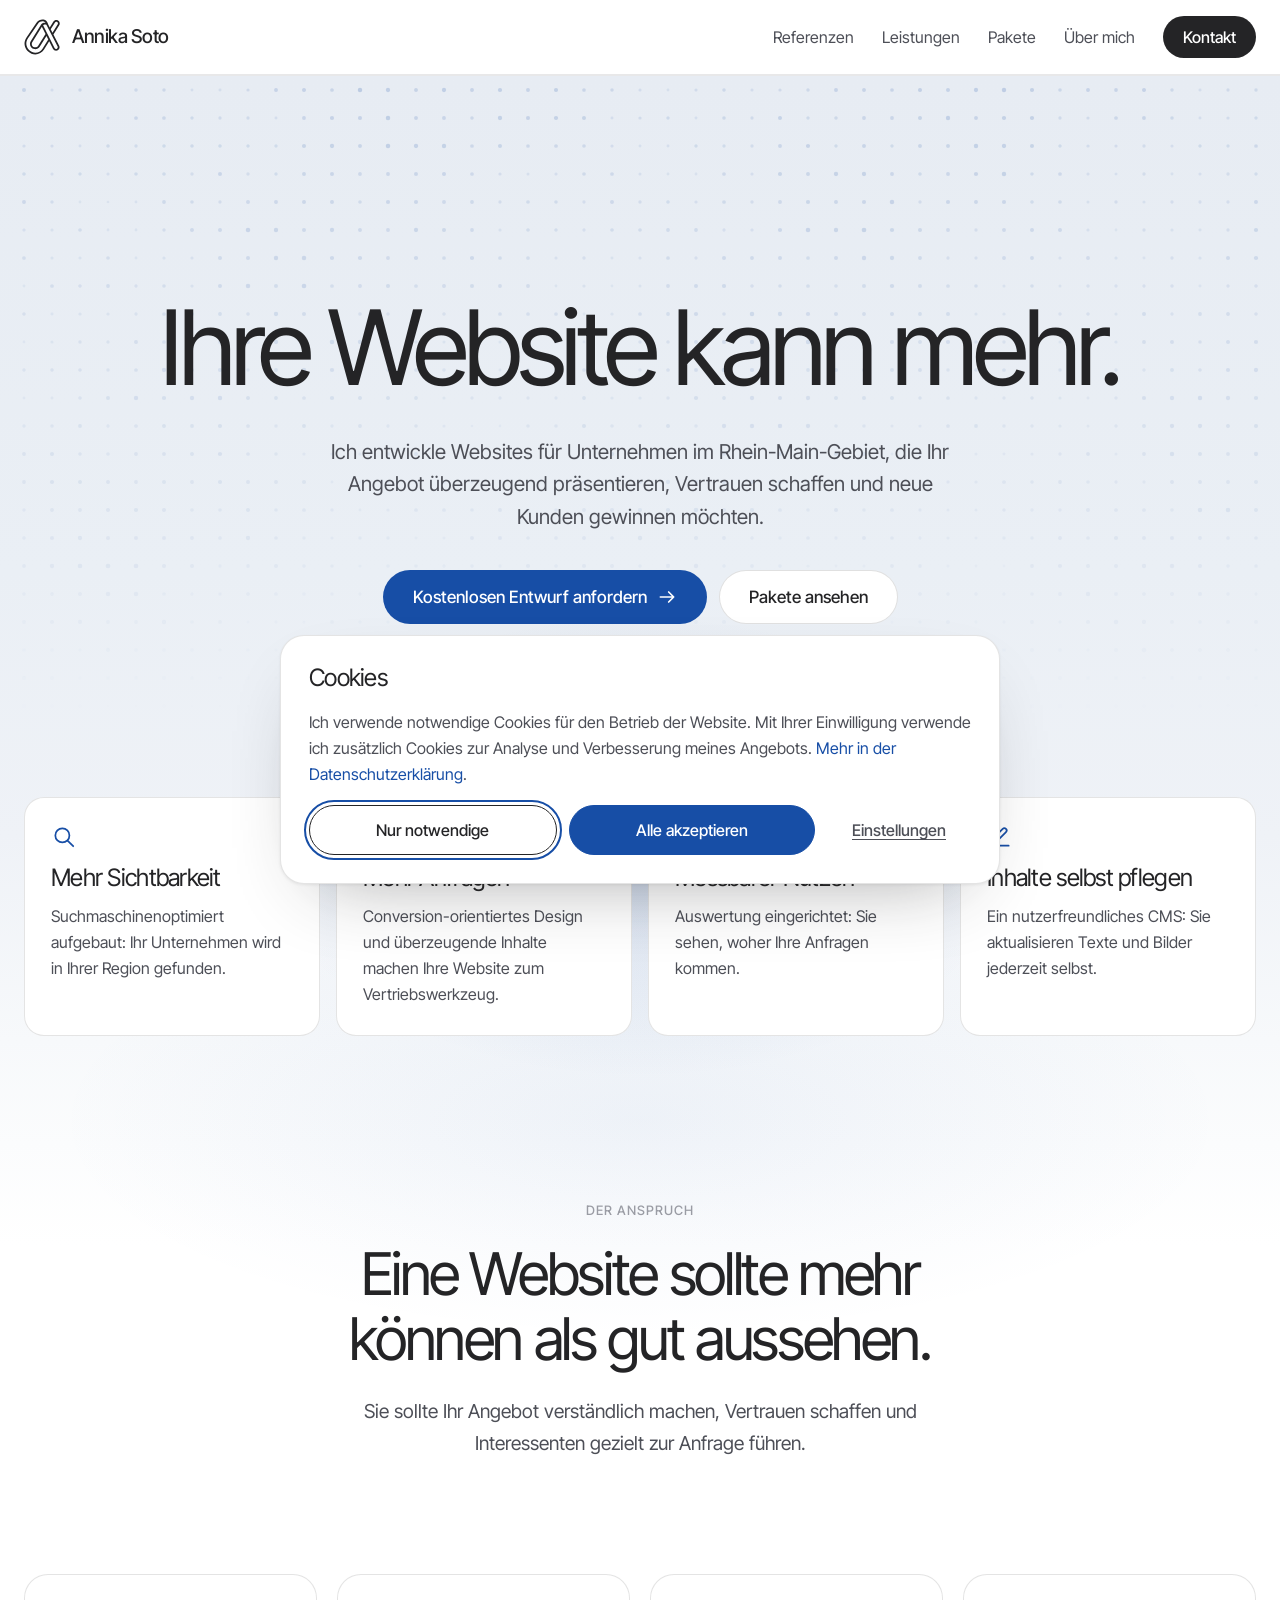
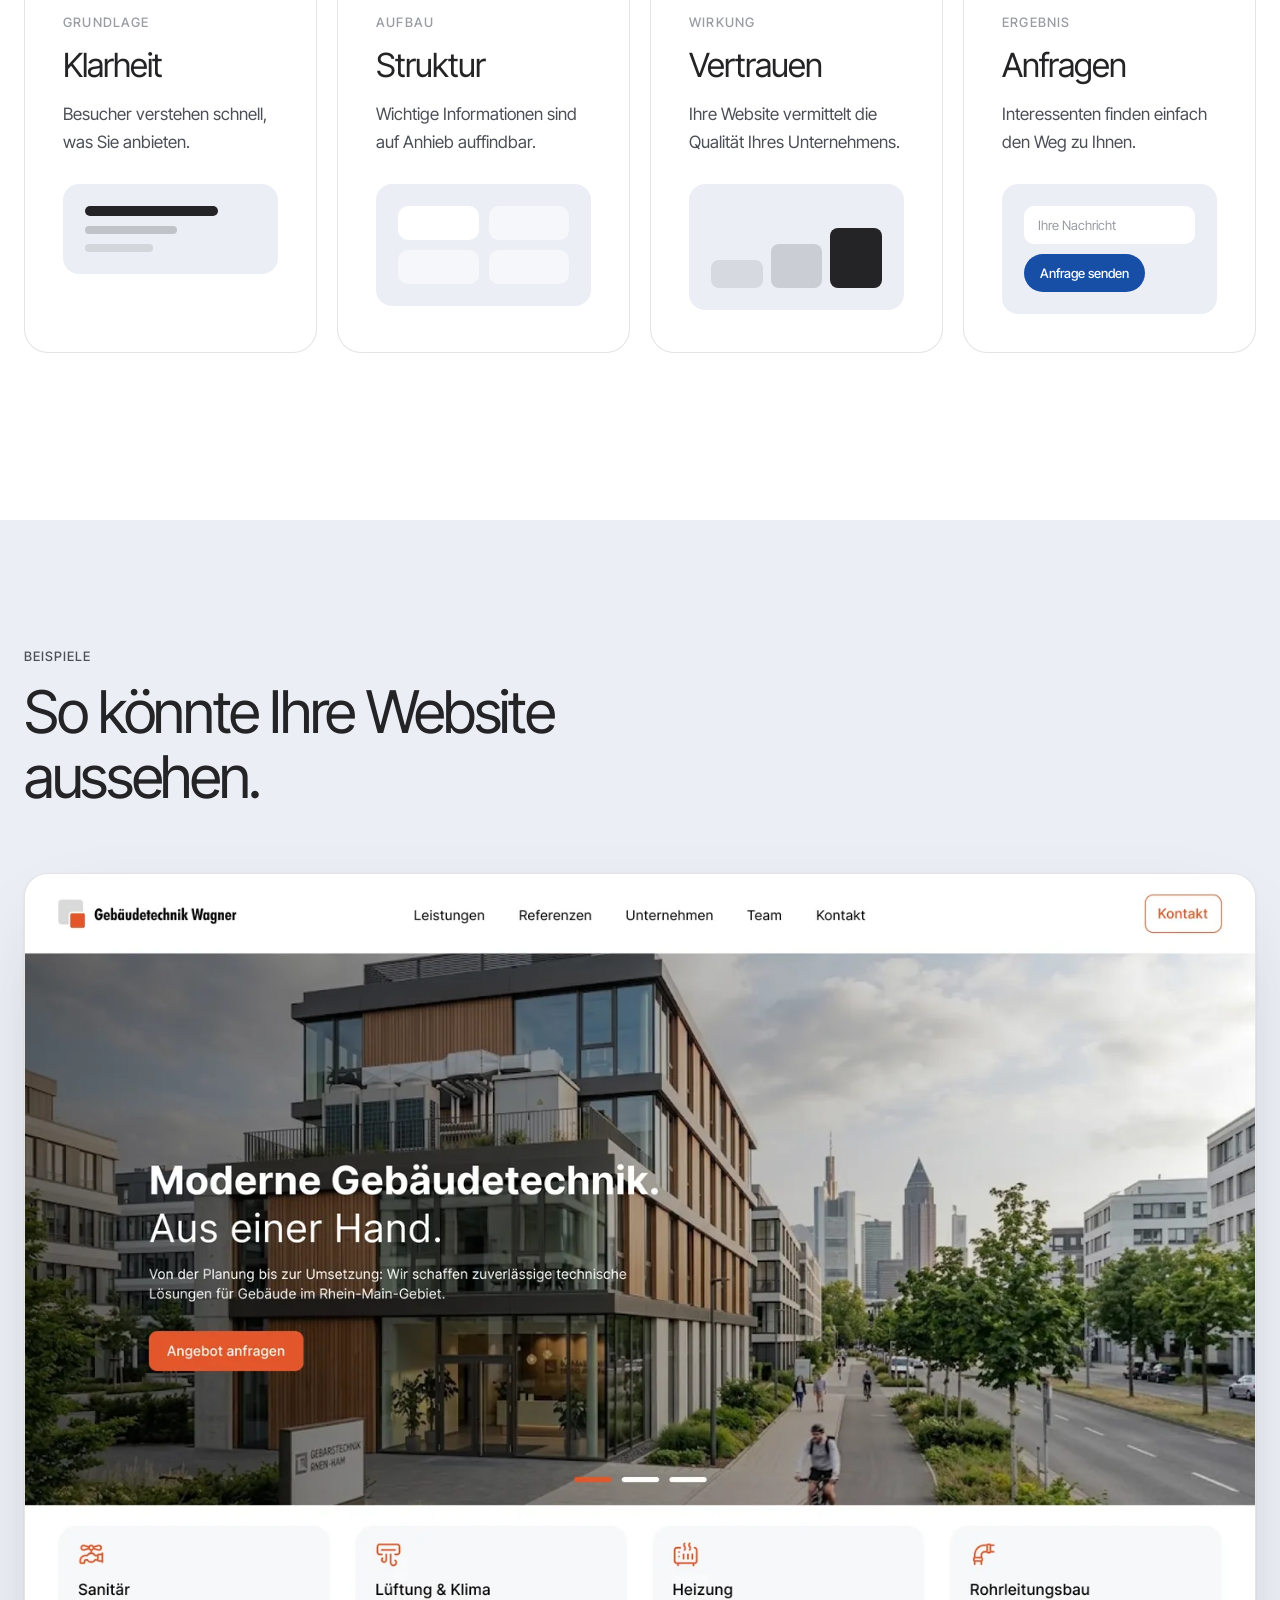
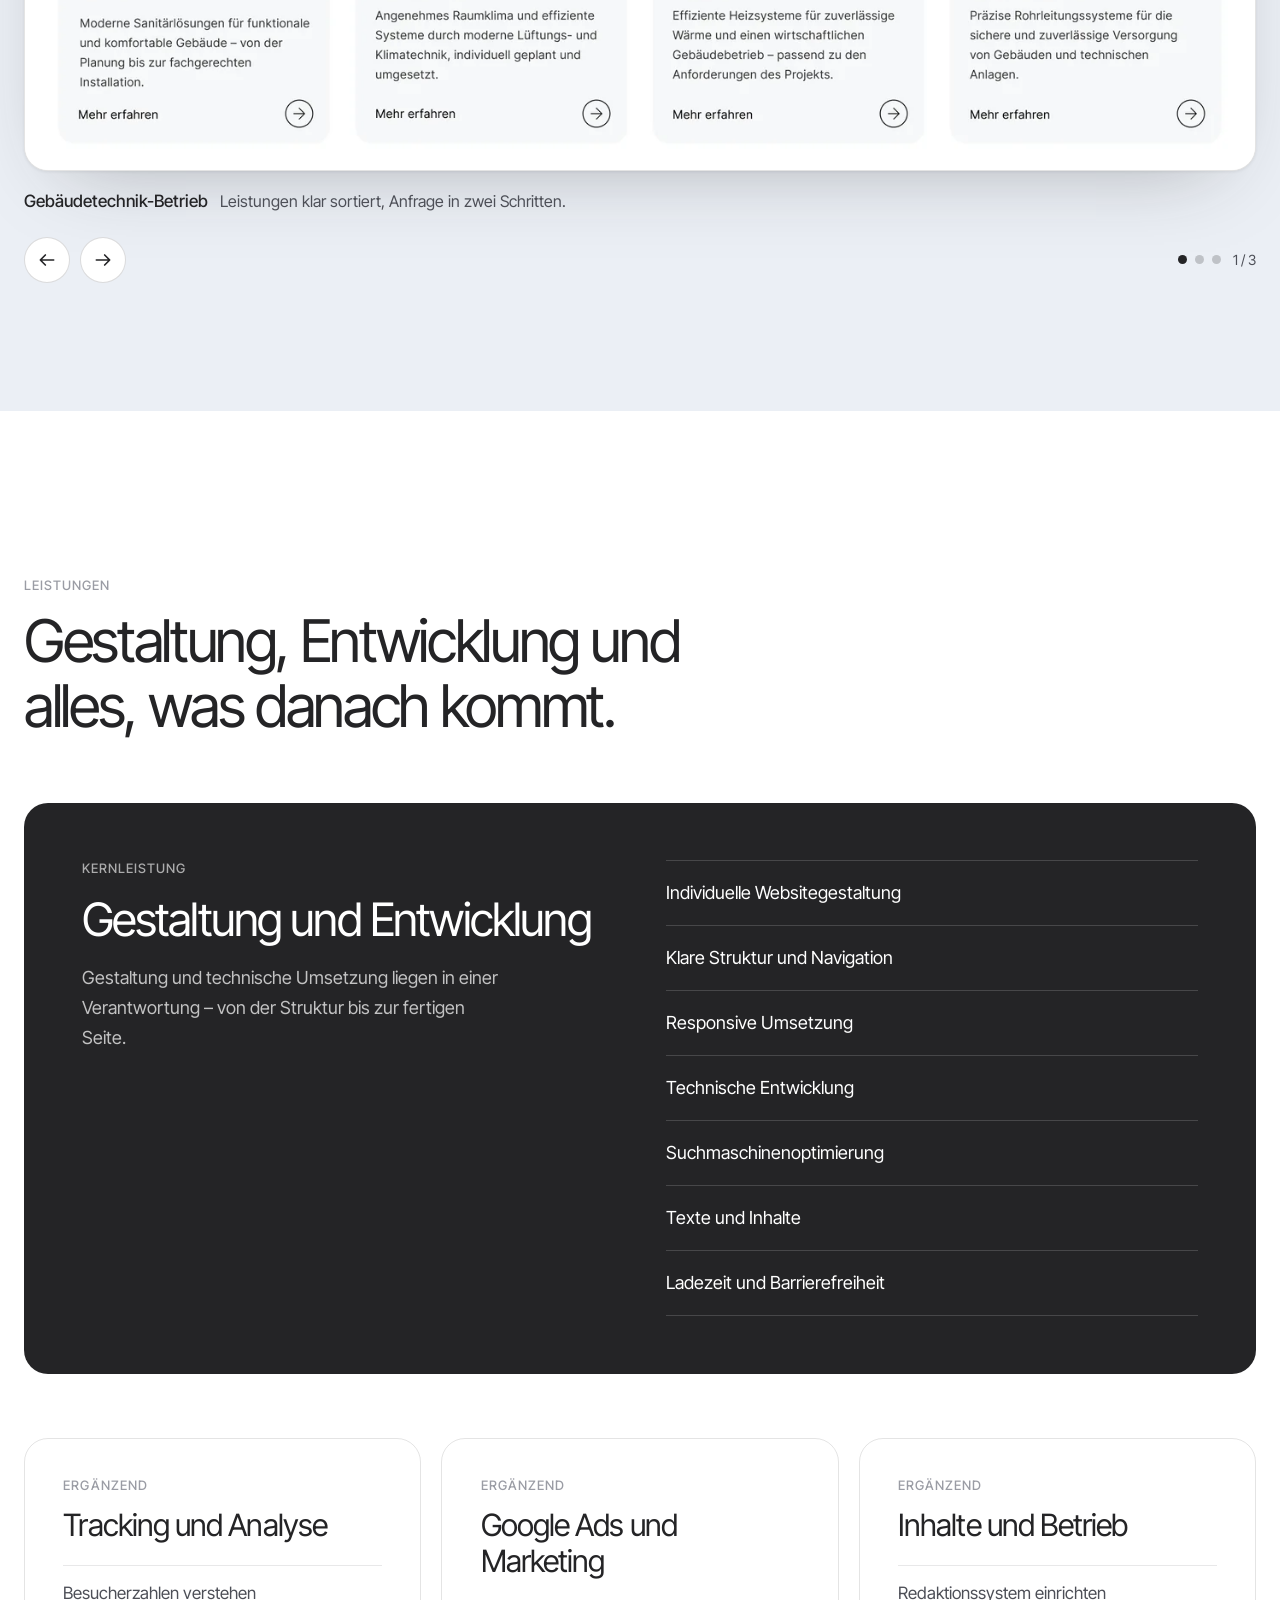
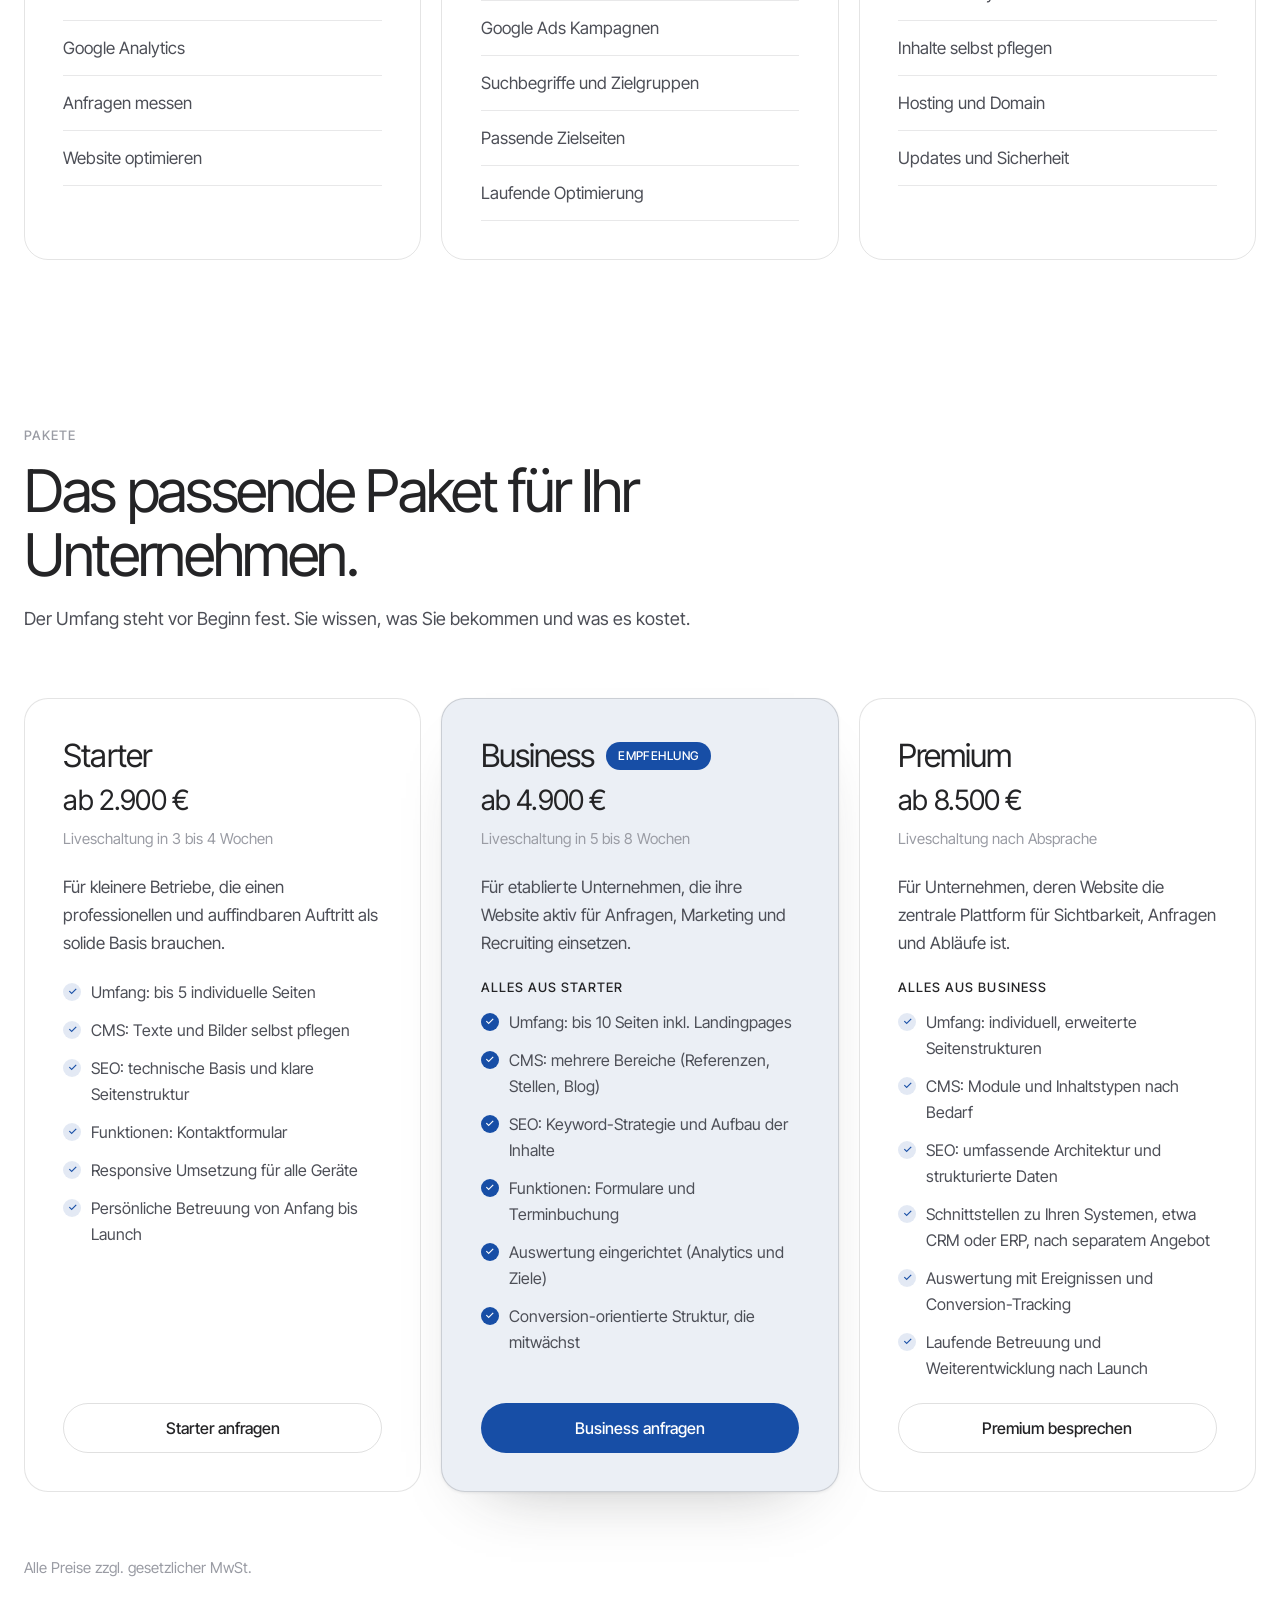
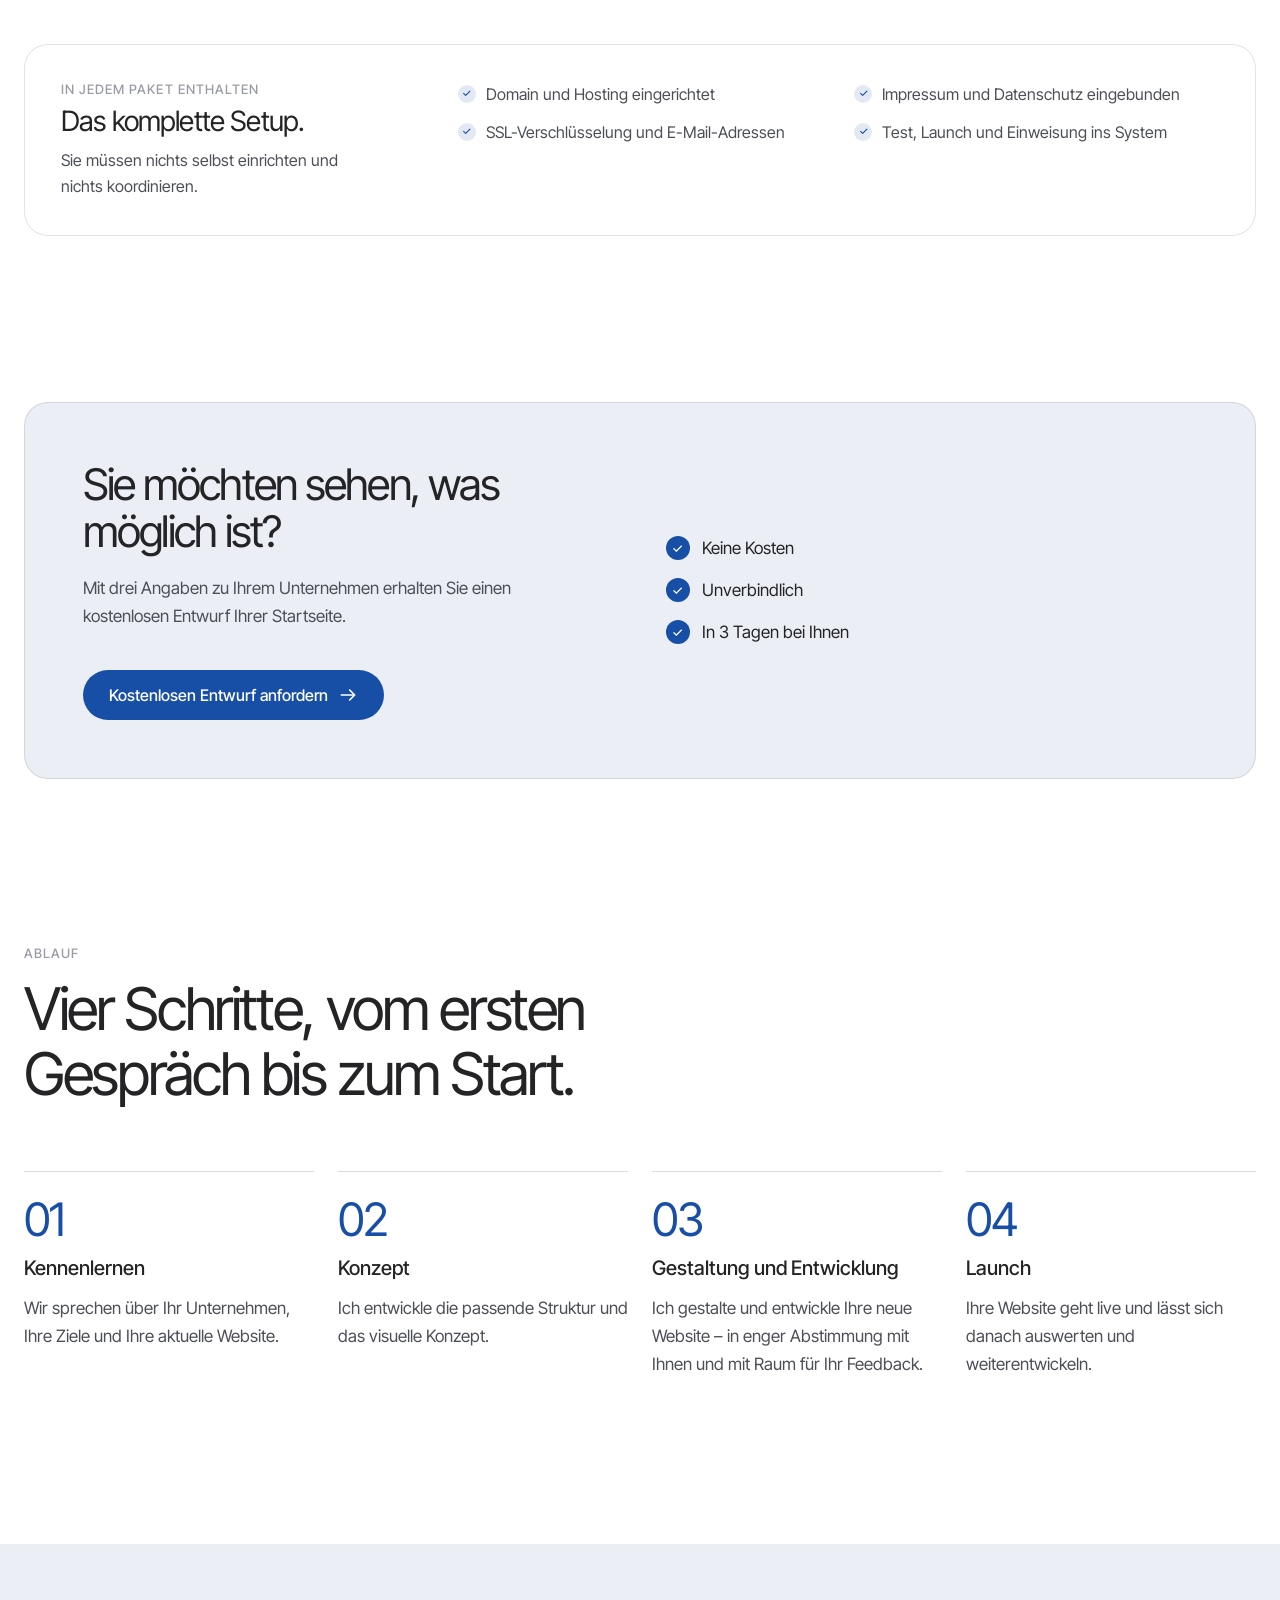
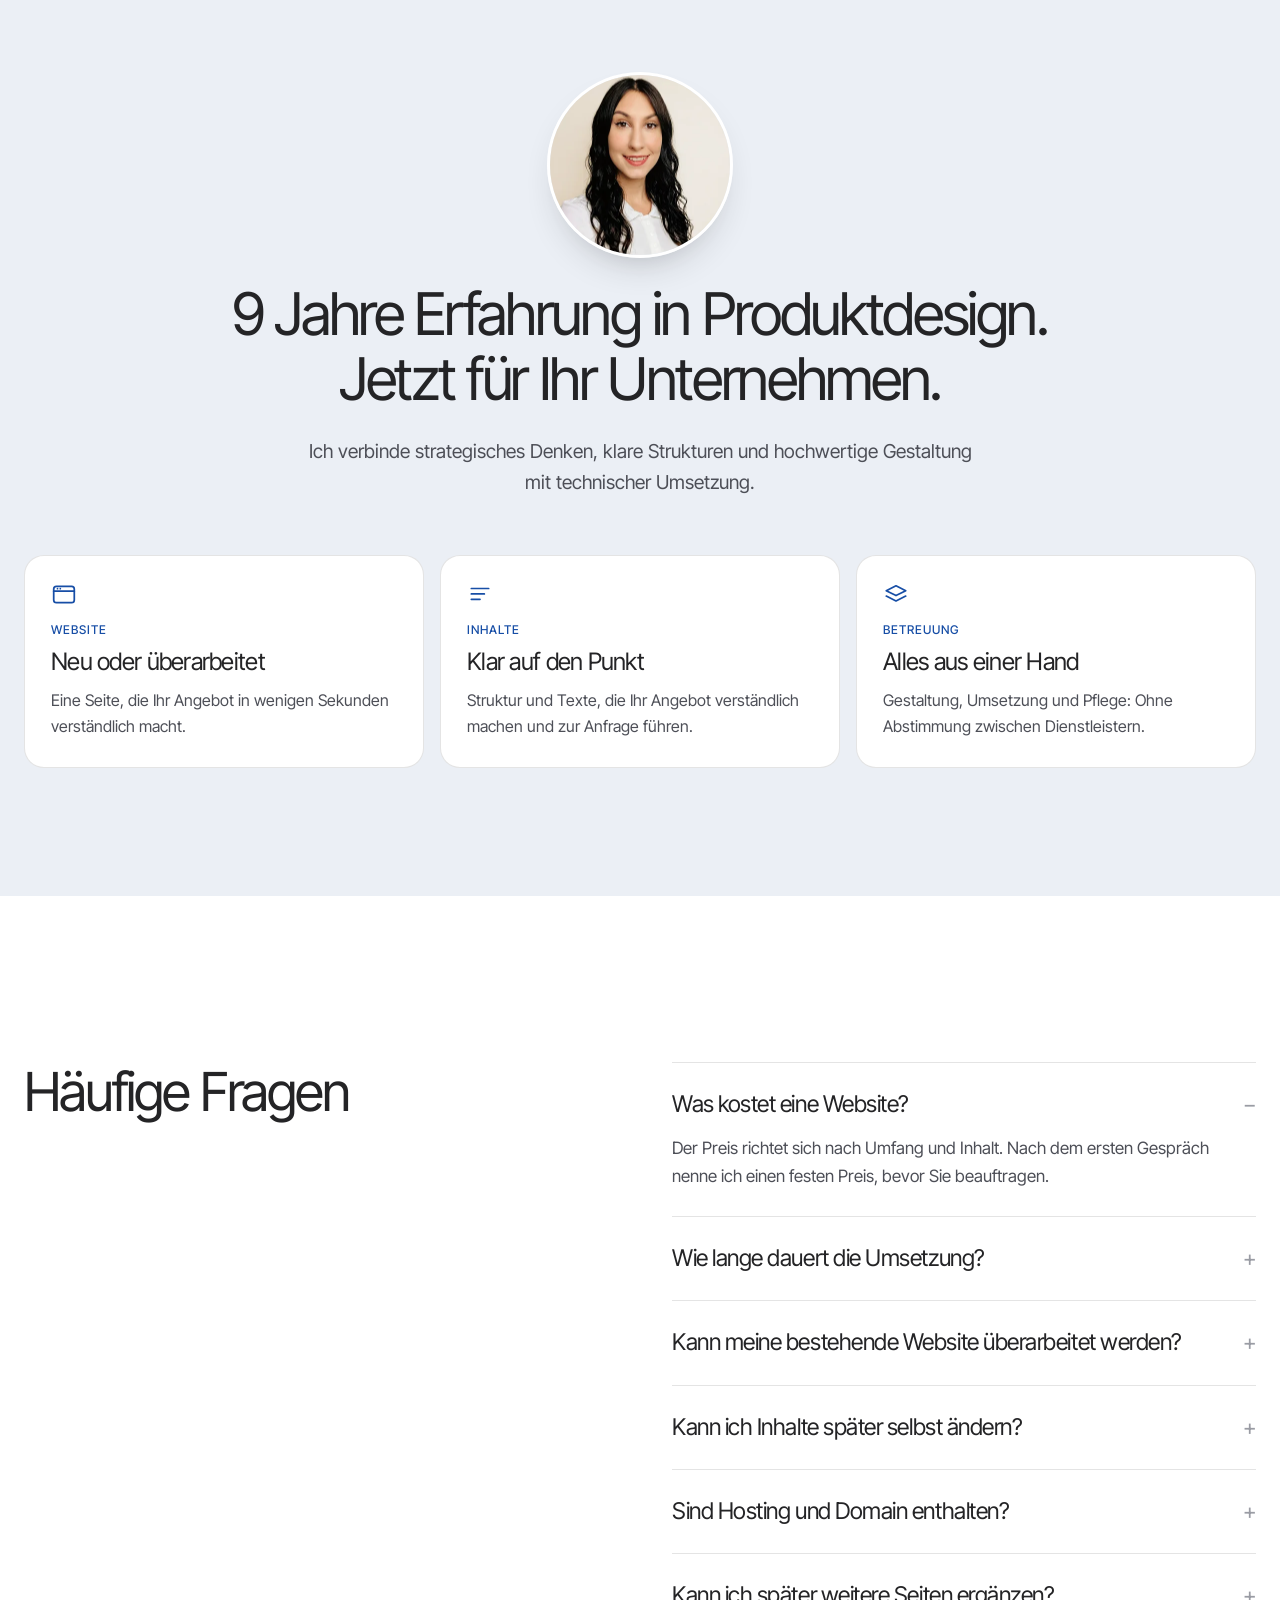
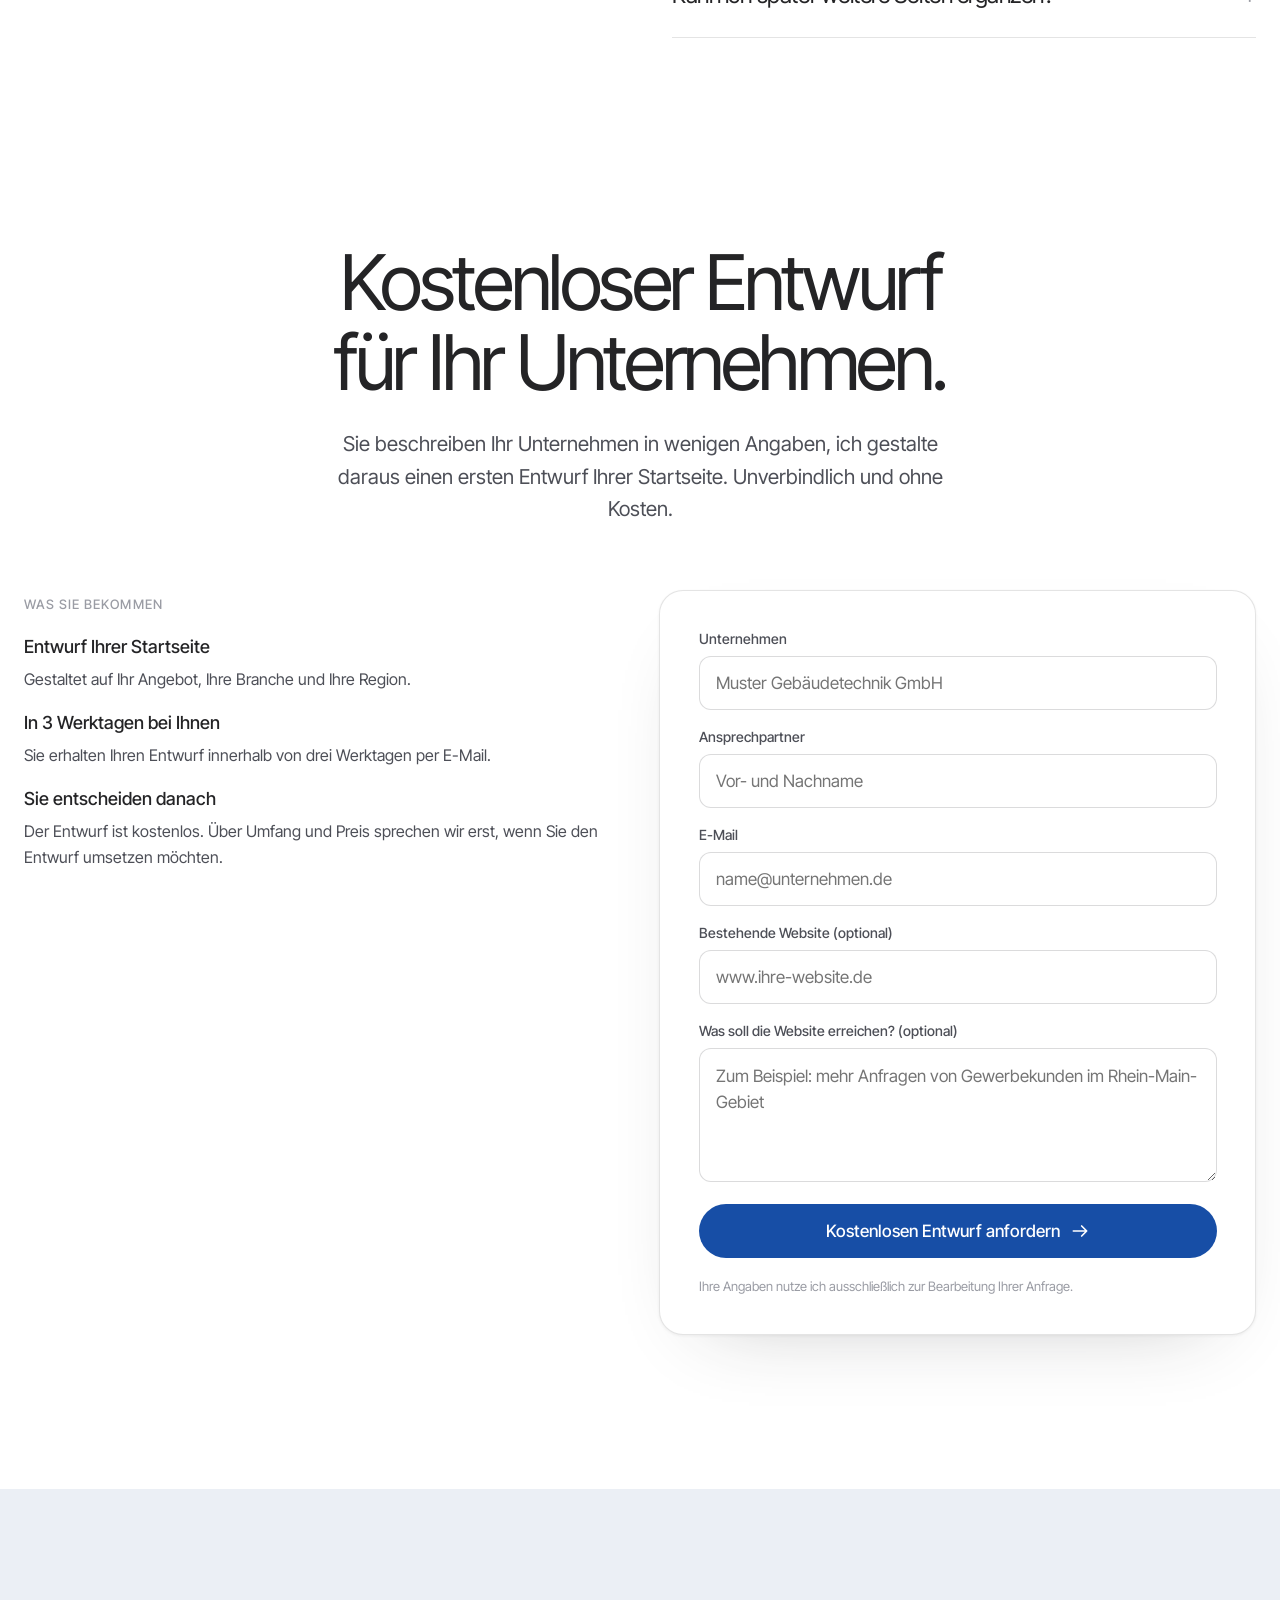
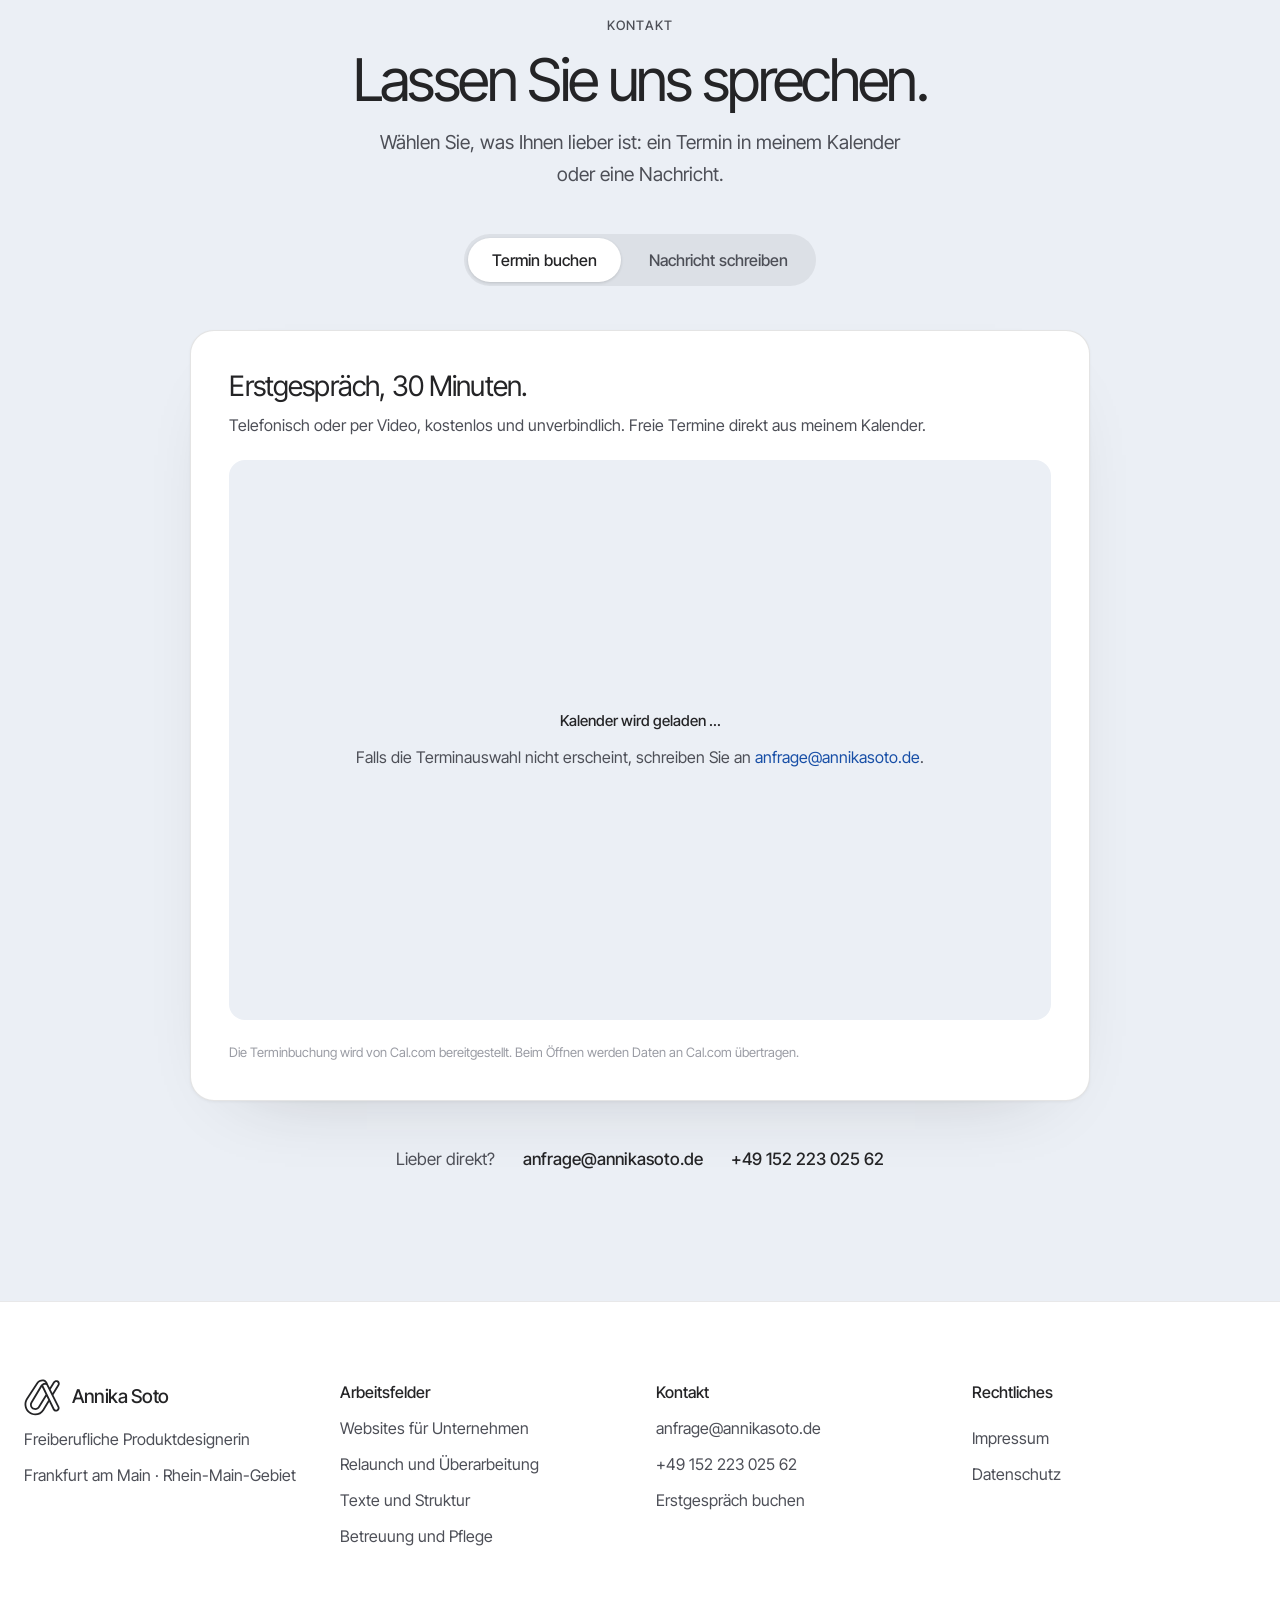
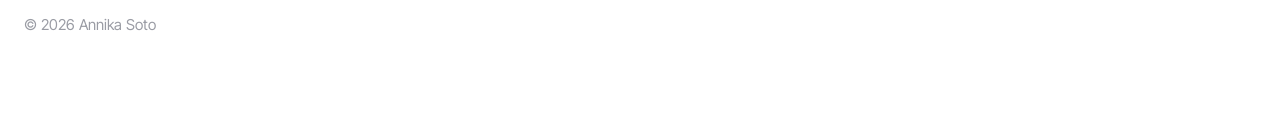
<file: startseite-qr/index.html>
<!DOCTYPE html>
<html lang="de">
<!-- qr-weiterleitung -->
<head>
<meta charset="utf-8">
<meta name="viewport" content="width=device-width, initial-scale=1">
<meta name="robots" content="noindex, nofollow">
<title>Weiterleitung</title>
<link rel="canonical" href="https://annikasoto.de/startseite-qr/">
<meta http-equiv="refresh" content="0; url=/?utm_source=qrcode&amp;utm_medium=print&amp;utm_campaign=startseite">
<script>location.replace("/?utm_source=qrcode&utm_medium=print&utm_campaign=startseite");</script>
<style>
  body {
    margin: 0;
    min-height: 100vh;
    display: flex;
    align-items: center;
    justify-content: center;
    background: #FFFFFF;
    color: #4D4F57;
    font: 400 17px/28px 'Inter Tight', Helvetica, Arial, sans-serif;
    text-align: center;
    padding: 24px;
  }
  a { color: #174EA6; }
</style>
</head>
<body>
<p>Einen Moment, Sie werden weitergeleitet.<br>
<a href="/?utm_source=qrcode&amp;utm_medium=print&amp;utm_campaign=startseite">Weiter zu Startseite</a></p>
</body>
</html>
</file>
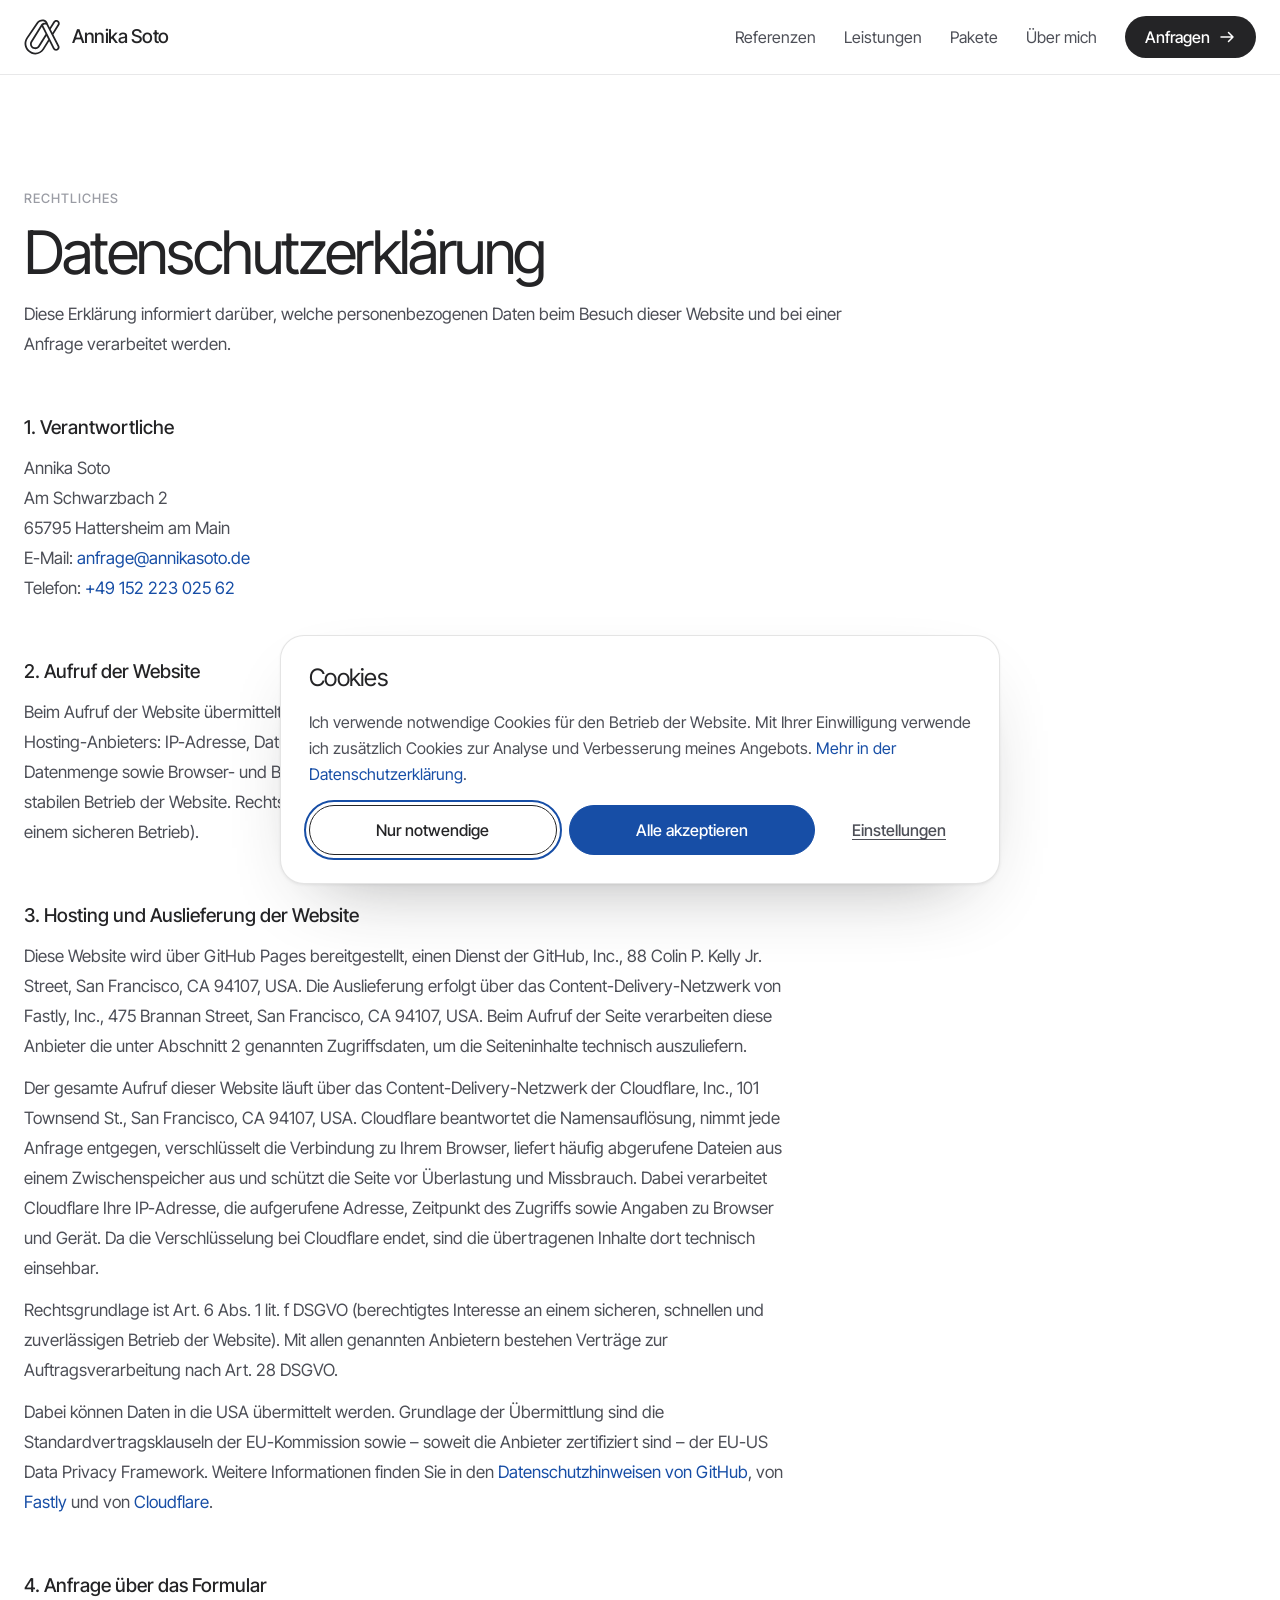
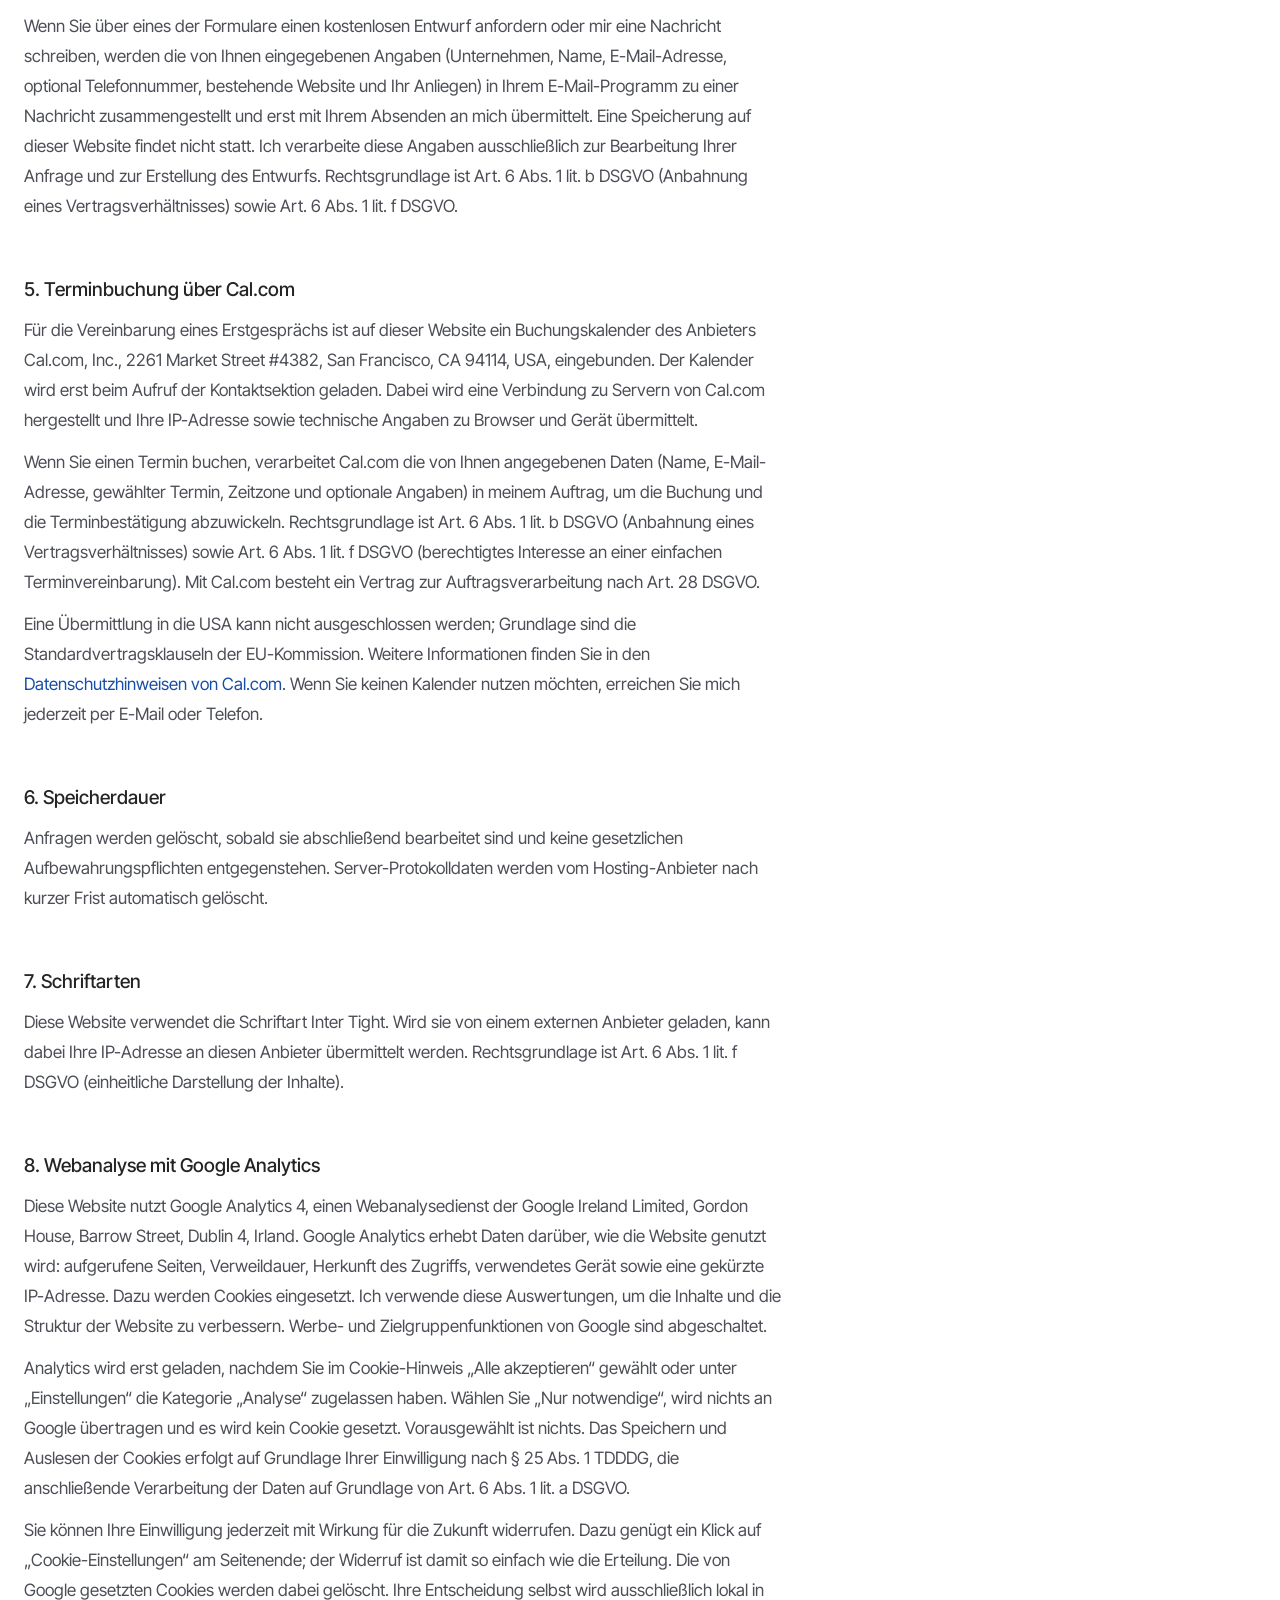
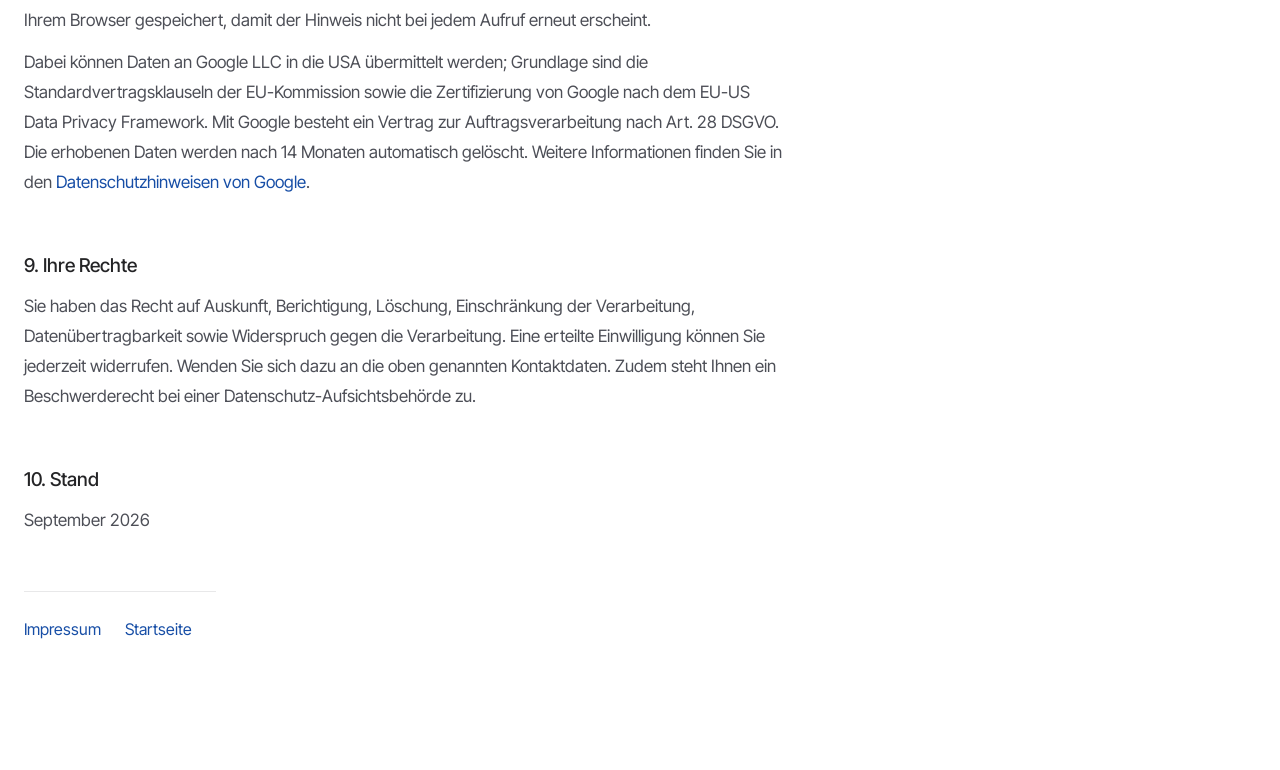
<file: datenschutz.html>
<!DOCTYPE html>
<html lang="de">
<head>
<meta charset="utf-8">
<meta name="viewport" content="width=device-width, initial-scale=1">
<title>Datenschutzerklärung | Annika Soto</title>
<meta name="description" content="Informationen zum Datenschutz auf annikasoto.de: Verarbeitung, Speicherung und Rechte nach DSGVO.">
<meta name="robots" content="index, follow">
<link rel="canonical" href="https://annikasoto.de/datenschutz.html">
<link rel="preconnect" href="https://fonts.googleapis.com">
<link rel="preconnect" href="https://fonts.gstatic.com" crossorigin>
<link rel="preload" as="style" href="https://fonts.googleapis.com/css2?family=Inter+Tight:wght@400;500&display=swap">
<link rel="stylesheet" href="https://fonts.googleapis.com/css2?family=Inter+Tight:wght@400;500&display=swap">
<link rel="icon" href="bilder/favicon.svg" type="image/svg+xml">
<link rel="stylesheet" href="assets/style.css?v=59e8b922">
</head>
<body>
<a class="skip-link" href="#inhalt">Zum Inhalt springen</a>
<div class="s173">
  <header class="s174">
    <div class="s3">
      <a href="index.html" class="h1 s4">
        <img src="bilder/logo-annika-soto.svg" alt="Logo Annika Soto" width="40" height="41" class="s5">
        <span class="s6">Annika Soto</span>
      </a>
      <button type="button" class="menue-knopf" aria-label="Menü öffnen" aria-expanded="false" aria-controls="hauptnavigation"><svg viewBox="0 0 24 24" width="24" height="24" fill="none" stroke="currentColor" stroke-width="1.8" stroke-linecap="round" aria-hidden="true" focusable="false"><path class="menue-strich menue-strich-1" d="M4 7h16"></path><path class="menue-strich menue-strich-2" d="M4 12h16"></path><path class="menue-strich menue-strich-3" d="M4 17h16"></path></svg></button>
        <nav aria-label="Hauptnavigation" id="hauptnavigation" class="s7">
        <a href="index.html#referenzen" class="h1 s8">Referenzen</a>
        <a href="index.html#leistungen" class="h1 s8">Leistungen</a>
        <a href="index.html#pakete" class="h1 s8">Pakete</a>
        <a href="index.html#erfahrung" class="h1 s8">Über mich</a>
        <a href="index.html#entwurf" class="h2 s175">Anfragen<svg width="18" height="18" viewBox="0 0 24 24" fill="none" aria-hidden="true" class="s20"><path d="M4 12H20M14 18L20 12L14 6" stroke="currentColor" stroke-width="2" stroke-linecap="round" stroke-linejoin="round"></path></svg></a>
      </nav>
    </div>
  </header>

  <main id="inhalt" class="s176">
    <div class="s177">
      <div class="s28">Rechtliches</div>
      <h1 class="seitentitel s178">Datenschutzerklärung</h1>
      <div class="s179">Diese Erklärung informiert darüber, welche personenbezogenen Daten beim Besuch dieser Website und bei einer Anfrage verarbeitet werden.</div>
    </div>

    <div class="s180">
      <div class="s181">1. Verantwortliche</div>
      <div class="s179">Annika Soto<br>Am Schwarzbach 2<br>65795 Hattersheim am Main<br>E-Mail: <a href="mailto:anfrage@annikasoto.de">anfrage@annikasoto.de</a><br>Telefon: <a href="tel:+4915222302562">+49 152 223 025 62</a></div>
    </div>

    <div class="s180">
      <div class="s181">2. Aufruf der Website</div>
      <div class="s179">Beim Aufruf der Website übermittelt Ihr Browser technisch notwendige Daten an den Server des Hosting-Anbieters: IP-Adresse, Datum und Uhrzeit des Zugriffs, aufgerufene Seite, übertragene Datenmenge sowie Browser- und Betriebssystemangaben. Diese Daten dienen dem sicheren und stabilen Betrieb der Website. Rechtsgrundlage ist Art. 6 Abs. 1 lit. f DSGVO (berechtigtes Interesse an einem sicheren Betrieb).</div>
    </div>
    <div class="s180">
      <div class="s181">3. Hosting und Auslieferung der Website</div>
      <div class="s179">Diese Website wird über GitHub Pages bereitgestellt, einen Dienst der GitHub, Inc., 88 Colin P. Kelly Jr. Street, San Francisco, CA 94107, USA. Die Auslieferung erfolgt über das Content-Delivery-Netzwerk von Fastly, Inc., 475 Brannan Street, San Francisco, CA 94107, USA. Beim Aufruf der Seite verarbeiten diese Anbieter die unter Abschnitt 2 genannten Zugriffsdaten, um die Seiteninhalte technisch auszuliefern.</div>
      <div class="s179">Der gesamte Aufruf dieser Website läuft über das Content-Delivery-Netzwerk der Cloudflare, Inc., 101 Townsend St., San Francisco, CA 94107, USA. Cloudflare beantwortet die Namensauflösung, nimmt jede Anfrage entgegen, verschlüsselt die Verbindung zu Ihrem Browser, liefert häufig abgerufene Dateien aus einem Zwischenspeicher aus und schützt die Seite vor Überlastung und Missbrauch. Dabei verarbeitet Cloudflare Ihre IP-Adresse, die aufgerufene Adresse, Zeitpunkt des Zugriffs sowie Angaben zu Browser und Gerät. Da die Verschlüsselung bei Cloudflare endet, sind die übertragenen Inhalte dort technisch einsehbar.</div>
      <div class="s179">Rechtsgrundlage ist Art. 6 Abs. 1 lit. f DSGVO (berechtigtes Interesse an einem sicheren, schnellen und zuverlässigen Betrieb der Website). Mit allen genannten Anbietern bestehen Verträge zur Auftragsverarbeitung nach Art. 28 DSGVO.</div>
      <div class="s179">Dabei können Daten in die USA übermittelt werden. Grundlage der Übermittlung sind die Standardvertragsklauseln der EU-Kommission sowie – soweit die Anbieter zertifiziert sind – der EU-US Data Privacy Framework. Weitere Informationen finden Sie in den <a href="https://docs.github.com/site-policy/privacy-policies/github-general-privacy-statement" target="_blank" rel="noopener">Datenschutzhinweisen von GitHub</a>, von <a href="https://www.fastly.com/privacy" target="_blank" rel="noopener">Fastly</a> und von <a href="https://www.cloudflare.com/privacypolicy/" target="_blank" rel="noopener">Cloudflare</a>.</div>
    </div>

    <div class="s180">
      <div class="s181">4. Anfrage über das Formular</div>
      <div class="s179">Wenn Sie über eines der Formulare einen kostenlosen Entwurf anfordern oder mir eine Nachricht schreiben, werden die von Ihnen eingegebenen Angaben (Unternehmen, Name, E-Mail-Adresse, optional Telefonnummer, bestehende Website und Ihr Anliegen) in Ihrem E-Mail-Programm zu einer Nachricht zusammengestellt und erst mit Ihrem Absenden an mich übermittelt. Eine Speicherung auf dieser Website findet nicht statt. Ich verarbeite diese Angaben ausschließlich zur Bearbeitung Ihrer Anfrage und zur Erstellung des Entwurfs. Rechtsgrundlage ist Art. 6 Abs. 1 lit. b DSGVO (Anbahnung eines Vertragsverhältnisses) sowie Art. 6 Abs. 1 lit. f DSGVO.</div>
    </div>

    <div class="s180">
      <div class="s181">5. Terminbuchung über Cal.com</div>
      <div class="s179">Für die Vereinbarung eines Erstgesprächs ist auf dieser Website ein Buchungskalender des Anbieters Cal.com, Inc., 2261 Market Street #4382, San Francisco, CA 94114, USA, eingebunden. Der Kalender wird erst beim Aufruf der Kontaktsektion geladen. Dabei wird eine Verbindung zu Servern von Cal.com hergestellt und Ihre IP-Adresse sowie technische Angaben zu Browser und Gerät übermittelt.</div>
      <div class="s179">Wenn Sie einen Termin buchen, verarbeitet Cal.com die von Ihnen angegebenen Daten (Name, E-Mail-Adresse, gewählter Termin, Zeitzone und optionale Angaben) in meinem Auftrag, um die Buchung und die Terminbestätigung abzuwickeln. Rechtsgrundlage ist Art. 6 Abs. 1 lit. b DSGVO (Anbahnung eines Vertragsverhältnisses) sowie Art. 6 Abs. 1 lit. f DSGVO (berechtigtes Interesse an einer einfachen Terminvereinbarung). Mit Cal.com besteht ein Vertrag zur Auftragsverarbeitung nach Art. 28 DSGVO.</div>
      <div class="s179">Eine Übermittlung in die USA kann nicht ausgeschlossen werden; Grundlage sind die Standardvertragsklauseln der EU-Kommission. Weitere Informationen finden Sie in den <a href="https://cal.com/privacy" target="_blank" rel="noopener">Datenschutzhinweisen von Cal.com</a>. Wenn Sie keinen Kalender nutzen möchten, erreichen Sie mich jederzeit per E-Mail oder Telefon.</div>
    </div>

    <div class="s180">
      <div class="s181">6. Speicherdauer</div>
      <div class="s179">Anfragen werden gelöscht, sobald sie abschließend bearbeitet sind und keine gesetzlichen Aufbewahrungspflichten entgegenstehen. Server-Protokolldaten werden vom Hosting-Anbieter nach kurzer Frist automatisch gelöscht.</div>
    </div>

    <div class="s180">
      <div class="s181">7. Schriftarten</div>
      <div class="s179">Diese Website verwendet die Schriftart Inter Tight. Wird sie von einem externen Anbieter geladen, kann dabei Ihre IP-Adresse an diesen Anbieter übermittelt werden. Rechtsgrundlage ist Art. 6 Abs. 1 lit. f DSGVO (einheitliche Darstellung der Inhalte).</div>
    </div>

    <div class="s180">
      <div class="s181">8. Webanalyse mit Google Analytics</div>
      <div class="s179">Diese Website nutzt Google Analytics 4, einen Webanalysedienst der Google Ireland Limited, Gordon House, Barrow Street, Dublin 4, Irland. Google Analytics erhebt Daten darüber, wie die Website genutzt wird: aufgerufene Seiten, Verweildauer, Herkunft des Zugriffs, verwendetes Gerät sowie eine gekürzte IP-Adresse. Dazu werden Cookies eingesetzt. Ich verwende diese Auswertungen, um die Inhalte und die Struktur der Website zu verbessern. Werbe- und Zielgruppenfunktionen von Google sind abgeschaltet.</div>
      <div class="s179">Analytics wird erst geladen, nachdem Sie im Cookie-Hinweis „Alle akzeptieren“ gewählt oder unter „Einstellungen“ die Kategorie „Analyse“ zugelassen haben. Wählen Sie „Nur notwendige“, wird nichts an Google übertragen und es wird kein Cookie gesetzt. Vorausgewählt ist nichts. Das Speichern und Auslesen der Cookies erfolgt auf Grundlage Ihrer Einwilligung nach § 25 Abs. 1 TDDDG, die anschließende Verarbeitung der Daten auf Grundlage von Art. 6 Abs. 1 lit. a DSGVO.</div>
      <div class="s179">Sie können Ihre Einwilligung jederzeit mit Wirkung für die Zukunft widerrufen. Dazu genügt ein Klick auf „Cookie-Einstellungen“ am Seitenende; der Widerruf ist damit so einfach wie die Erteilung. Die von Google gesetzten Cookies werden dabei gelöscht. Ihre Entscheidung selbst wird ausschließlich lokal in Ihrem Browser gespeichert, damit der Hinweis nicht bei jedem Aufruf erneut erscheint.</div>
      <div class="s179">Dabei können Daten an Google LLC in die USA übermittelt werden; Grundlage sind die Standardvertragsklauseln der EU-Kommission sowie die Zertifizierung von Google nach dem EU-US Data Privacy Framework. Mit Google besteht ein Vertrag zur Auftragsverarbeitung nach Art. 28 DSGVO. Die erhobenen Daten werden nach 14 Monaten automatisch gelöscht. Weitere Informationen finden Sie in den <a href="https://policies.google.com/privacy" target="_blank" rel="noopener">Datenschutzhinweisen von Google</a>.</div>
    </div>

    <div class="s180">
      <div class="s181">9. Ihre Rechte</div>
      <div class="s179">Sie haben das Recht auf Auskunft, Berichtigung, Löschung, Einschränkung der Verarbeitung, Datenübertragbarkeit sowie Widerspruch gegen die Verarbeitung. Eine erteilte Einwilligung können Sie jederzeit widerrufen. Wenden Sie sich dazu an die oben genannten Kontaktdaten. Zudem steht Ihnen ein Beschwerderecht bei einer Datenschutz-Aufsichtsbehörde zu.</div>
    </div>

    <div class="s180">
      <div class="s181">10. Stand</div>
      <div class="s179">September 2026</div>
    </div>

    <div class="s182">
      <a href="impressum.html">Impressum</a>
      <a href="index.html">Startseite</a>
      <span data-rechtslinks></span>
    </div>
  </main>
</div>
<script src="assets/menue.js?v=c60792a1" defer></script>
<script src="assets/consent.js?v=e4db13cd" defer></script>
</body>
</html>
</file>
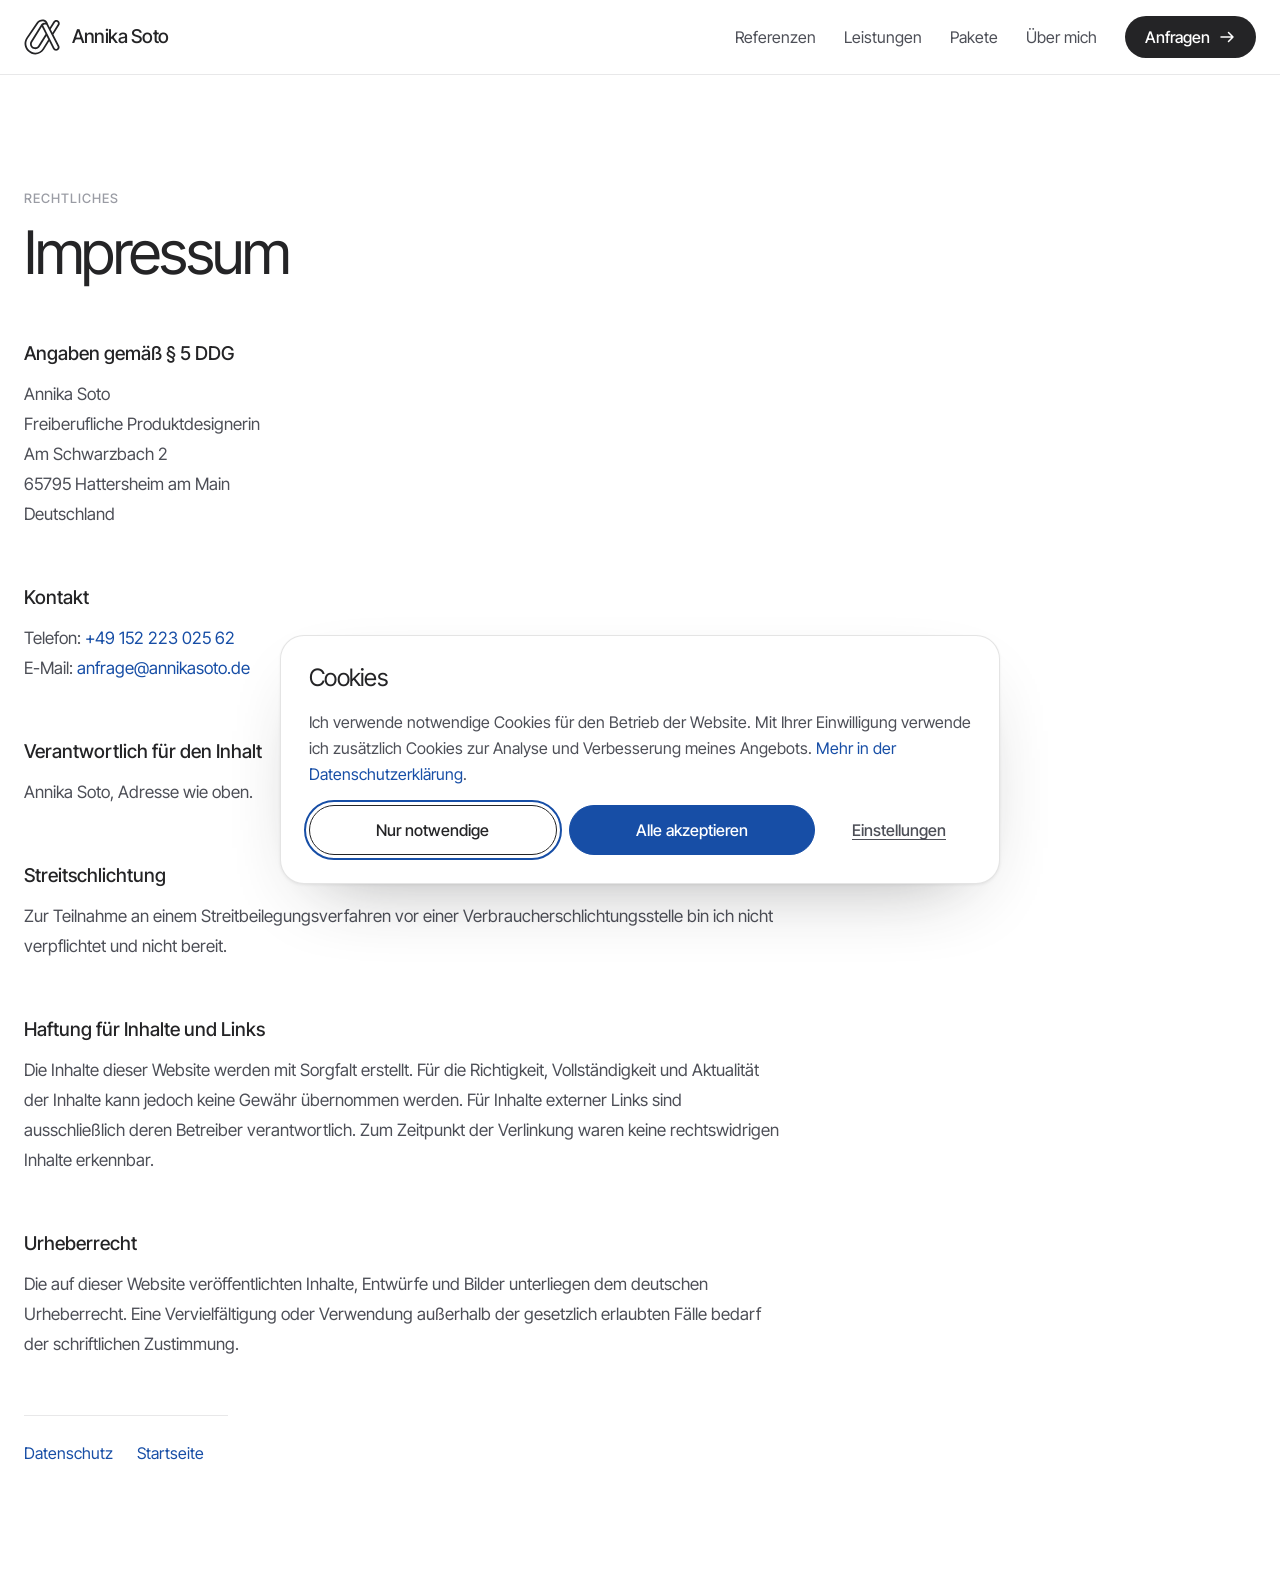
<file: impressum.html>
<!DOCTYPE html>
<html lang="de">
<head>
<meta charset="utf-8">
<meta name="viewport" content="width=device-width, initial-scale=1">
<title>Impressum | Annika Soto</title>
<meta name="description" content="Impressum und Anbieterkennzeichnung von Annika Soto, freiberufliche Produktdesignerin in Frankfurt am Main.">
<meta name="robots" content="index, follow">
<link rel="canonical" href="https://annikasoto.de/impressum.html">
<link rel="preconnect" href="https://fonts.googleapis.com">
<link rel="preconnect" href="https://fonts.gstatic.com" crossorigin>
<link rel="preload" as="style" href="https://fonts.googleapis.com/css2?family=Inter+Tight:wght@400;500&display=swap">
<link rel="stylesheet" href="https://fonts.googleapis.com/css2?family=Inter+Tight:wght@400;500&display=swap">
<link rel="icon" href="bilder/favicon.svg" type="image/svg+xml">
<link rel="stylesheet" href="assets/style.css?v=59e8b922">
</head>
<body>
<a class="skip-link" href="#inhalt">Zum Inhalt springen</a>
<div class="s173">
  <header class="s174">
    <div class="s3">
      <a href="index.html" class="h1 s4">
        <img src="bilder/logo-annika-soto.svg" alt="Logo Annika Soto" width="40" height="41" class="s5">
        <span class="s6">Annika Soto</span>
      </a>
      <button type="button" class="menue-knopf" aria-label="Menü öffnen" aria-expanded="false" aria-controls="hauptnavigation"><svg viewBox="0 0 24 24" width="24" height="24" fill="none" stroke="currentColor" stroke-width="1.8" stroke-linecap="round" aria-hidden="true" focusable="false"><path class="menue-strich menue-strich-1" d="M4 7h16"></path><path class="menue-strich menue-strich-2" d="M4 12h16"></path><path class="menue-strich menue-strich-3" d="M4 17h16"></path></svg></button>
        <nav aria-label="Hauptnavigation" id="hauptnavigation" class="s7">
        <a href="index.html#referenzen" class="h1 s8">Referenzen</a>
        <a href="index.html#leistungen" class="h1 s8">Leistungen</a>
        <a href="index.html#pakete" class="h1 s8">Pakete</a>
        <a href="index.html#erfahrung" class="h1 s8">Über mich</a>
        <a href="index.html#entwurf" class="h2 s175">Anfragen<svg width="18" height="18" viewBox="0 0 24 24" fill="none" aria-hidden="true" class="s20"><path d="M4 12H20M14 18L20 12L14 6" stroke="currentColor" stroke-width="2" stroke-linecap="round" stroke-linejoin="round"></path></svg></a>
      </nav>
    </div>
  </header>

  <main id="inhalt" class="s176">
    <div class="s177">
      <div class="s28">Rechtliches</div>
      <h1 class="seitentitel s178">Impressum</h1>
    </div>

    <div class="s180">
      <div class="s181">Angaben gemäß § 5 DDG</div>
      <div class="s179">Annika Soto<br>Freiberufliche Produktdesignerin<br>Am Schwarzbach 2<br>65795 Hattersheim am Main<br>Deutschland</div>
    </div>

    <div class="s180">
      <div class="s181">Kontakt</div>
      <div class="s179">Telefon: <a href="tel:+4915222302562">+49 152 223 025 62</a><br>E-Mail: <a href="mailto:anfrage@annikasoto.de">anfrage@annikasoto.de</a></div>
    </div>

    <div class="s180">
      <div class="s181">Verantwortlich für den Inhalt</div>
      <div class="s179">Annika Soto, Adresse wie oben.</div>
    </div>

    <div class="s180">
      <div class="s181">Streitschlichtung</div>
      <div class="s179">Zur Teilnahme an einem Streitbeilegungsverfahren vor einer Verbraucherschlichtungsstelle bin ich nicht verpflichtet und nicht bereit.</div>
    </div>

    <div class="s180">
      <div class="s181">Haftung für Inhalte und Links</div>
      <div class="s179">Die Inhalte dieser Website werden mit Sorgfalt erstellt. Für die Richtigkeit, Vollständigkeit und Aktualität der Inhalte kann jedoch keine Gewähr übernommen werden. Für Inhalte externer Links sind ausschließlich deren Betreiber verantwortlich. Zum Zeitpunkt der Verlinkung waren keine rechtswidrigen Inhalte erkennbar.</div>
    </div>

    <div class="s180">
      <div class="s181">Urheberrecht</div>
      <div class="s179">Die auf dieser Website veröffentlichten Inhalte, Entwürfe und Bilder unterliegen dem deutschen Urheberrecht. Eine Vervielfältigung oder Verwendung außerhalb der gesetzlich erlaubten Fälle bedarf der schriftlichen Zustimmung.</div>
    </div>

    <div class="s182">
      <a href="datenschutz.html">Datenschutz</a>
      <a href="index.html">Startseite</a>
      <span data-rechtslinks></span>
    </div>
  </main>
</div>
<script src="assets/menue.js?v=c60792a1" defer></script>
<script src="assets/consent.js?v=e4db13cd" defer></script>
</body>
</html>
</file>
<file: assets/style.css>
@charset "utf-8";

/* =========================================================================
   Annika Soto – annikasoto.de
   Aus dem Design-Canvas-Prototyp extrahiert. Die .sNN-Klassen entsprechen
   1:1 den Inline-Styles der Design-Dateien (identische Werte, dedupliziert),
   die .hNN/.fNN-Klassen den dortigen style-hover/style-focus-Attributen.
   ========================================================================= */

/* --- Grundlagen (aus <helmet>) --- */
body {
  margin: 0;
  background: #FFFFFF;
  color: #242426;
  -webkit-font-smoothing: antialiased;
}

a { text-decoration: none; }

/* Die Linkfarbe gilt nur für Links ohne eigenen Stil – im Prototyp setzten
   sich dort die Inline-Styles durch, die hier zu Klassen geworden sind. */
a:not([class]) { color: #174EA6; }
a:not([class]):hover { color: #242426; }

[hidden] { display: none !important; }

@keyframes riseIn {
  from { opacity: 0; transform: translateY(20px); }
  to   { opacity: 1; transform: none; }
}

html.js-reveal [data-reveal] { opacity: 0; transform: translateY(18px); }
html.js-reveal [data-reveal].is-in {
  opacity: 1;
  transform: none;
  transition: opacity 800ms cubic-bezier(.22,.61,.36,1),
              transform 800ms cubic-bezier(.22,.61,.36,1);
}

/* --- Tastaturbedienung (im Prototyp nicht angelegt) --- */
:focus-visible {
  outline: 2px solid #174EA6;
  outline-offset: 3px;
  border-radius: 4px;
}
:focus:not(:focus-visible) { outline: none; }

.skip-link {
  position: absolute;
  left: 16px;
  top: -64px;
  z-index: 100;
  background: #242426;
  color: #FFFFFF;
  font: 500 15px/20px 'Inter Tight', sans-serif;
  padding: 12px 20px;
  border-radius: 999px;
  transition: top 160ms ease;
}
.skip-link:focus { top: 16px; color: #FFFFFF; }

/* Der Seitentitel der Rechtstexte ist jetzt ein <h1>. Der Browser gäbe ihm
   einen Standardabstand, den es im Entwurf nicht gab. */
.seitentitel { margin: 0; }

/* --- Referenz-Slider --- */
.slider-dot[aria-current="true"] { background: #242426; }

/* Die Punkte sind gestalterisch 9 px klein. Damit sie auf dem Handy trotzdem
   sicher zu treffen sind, wird nur die Trefferfläche vergrößert – sichtbar
   ändert sich nichts. Die Breite bleibt beim Punktabstand (9 px + 8 px Lücke),
   damit sich benachbarte Trefferflächen nicht überlagern. */
.slider-dot { position: relative; }
.slider-dot::after {
  content: "";
  position: absolute;
  top: 50%;
  left: 50%;
  width: 17px;
  height: 44px;
  transform: translate(-50%, -50%);
}

/* ---------------------------------------------------------------------------
   ZUSATZ (nicht aus dem Design-Canvas): Menü für schmale Bildschirme.

   Die Navigation hat fünf Einträge und umbricht unter rund 710 px auf drei
   Zeilen – als klebende Leiste würde sie dort ein Viertel des Bildschirms
   verdecken. Deshalb wandert sie unter 768 px hinter einen Burger-Knopf und
   klappt darunter auf. Die Leiste bleibt dadurch einzeilig und kann klebend
   bleiben. Am Desktop-Aussehen ändert sich nichts.
   --------------------------------------------------------------------------- */
.menue-knopf {
  display: none;
  align-items: center;
  justify-content: center;
  width: 44px;
  height: 44px;
  margin: -6px -10px -6px 0;
  padding: 0;
  background: none;
  border: none;
  border-radius: 999px;
  color: #242426;
  cursor: pointer;
  transition: background 200ms ease;
}
/* Nur auf Geräten mit echtem Zeiger – nach einem Tipp auf dem Handy bliebe
   die Hervorhebung sonst hängen, bis woanders hingetippt wird. */
@media (hover: hover) {
  .menue-knopf:hover { background: #EBEFF5; }
}

/* Burger wird beim Öffnen zum Kreuz. */
.menue-strich {
  transform-box: fill-box;
  transform-origin: center;
  transition: transform 220ms cubic-bezier(.22,.61,.36,1), opacity 160ms ease;
}
header[data-menue="offen"] .menue-strich-1 { transform: translateY(5px) rotate(45deg); }
header[data-menue="offen"] .menue-strich-2 { opacity: 0; }
header[data-menue="offen"] .menue-strich-3 { transform: translateY(-5px) rotate(-45deg); }

@media (max-width: 767px) {
  .menue-knopf { display: inline-flex; }

  /* Eigene Zeile unterhalb der Leiste, standardmäßig zu. */
  #hauptnavigation {
    display: none;
    flex-basis: 100%;
    flex-direction: column;
    align-items: flex-start;
    gap: 2px;
    margin-top: 10px;
    padding-top: 10px;
    border-top: 1px solid rgba(36,36,38,0.10);
  }
  header[data-menue="offen"] #hauptnavigation { display: flex; }

  /* Großzügige Trefferflächen, ohne die Schrift zu verändern. */
  #hauptnavigation > a { padding: 11px 2px; }
  #hauptnavigation > a[class*="s9"] { margin-top: 8px; padding: 11px 20px; }
}

@media (prefers-reduced-motion: reduce) {
  .menue-strich { transition: none; }
}

/* --- Kontakt: Entweder-oder-Umschalter --- */
.kontakt-tab[aria-selected="true"] {
  background: #FFFFFF;
  color: #242426;
  box-shadow: 0 1px 3px rgba(36,36,38,0.16);
}

/* --- Formularfehler (das Absenden prüft ausschließlich main.js) --- */
.feld-fehler {
  font: 400 14px/20px 'Inter Tight', sans-serif;
  color: #B3261E;
}
input[aria-invalid="true"],
textarea[aria-invalid="true"] { border-color: #B3261E !important; }

/* --- Bewegung reduzieren --- */
@media (prefers-reduced-motion: reduce) {
  html.js-reveal [data-reveal] { opacity: 1; transform: none; }
  html.js-reveal [data-reveal].is-in { transition: none; }
  *, *::before, *::after {
    animation-duration: 0.01ms !important;
    animation-iteration-count: 1 !important;
    transition-duration: 0.01ms !important;
    scroll-behavior: auto !important;
  }
}
/* --- Elementstile (aus dem Design-Canvas übernommen) --- */
.s1 { font-family: 'Inter Tight', Helvetica, Arial, sans-serif; color: #242426; background: transparent; overflow-x: hidden; overflow-x: clip; }
.s2 { position: sticky; top: 0; z-index: 20; background: rgba(255,255,255,0.86); backdrop-filter: blur(12px); border-bottom: 1px solid rgba(36,36,38,0.10); }
.s3 { max-width: 1240px; margin: 0 auto; padding: 16px 24px; display: flex; align-items: center; justify-content: space-between; gap: 24px; flex-wrap: wrap; }
.s4 { display: flex; align-items: center; gap: 12px; color: #242426; }
.s5 { display: block; width: 36px; height: auto; }
.s6 { font: 500 19px/24px 'Inter Tight', sans-serif; letter-spacing: -0.02em; }
.s7 { display: flex; align-items: center; gap: 28px; flex-wrap: wrap; font: 400 16px/20px 'Inter Tight', sans-serif; color: #4D4F57; }
.s8 { color: #4D4F57; }
.s9 { background: #242426; color: #FFFFFF; font-weight: 500; padding: 11px 20px; border-radius: 999px; }
.s10 { position: relative; overflow: visible; border-top: 1px solid rgba(36,36,38,0.10); }
.s11 { position: absolute; left: 0; right: 0; top: 0; bottom: -760px; z-index: -2; background: linear-gradient(to bottom, #E7ECF3 0%, #EAEFF5 34%, #EFF2F7 52%, #F7F9FB 66%, #FFFFFF 80%, #FFFFFF 100%); pointer-events: none; }
.s12 { position: absolute; left: 50%; bottom: -300px; transform: translateX(-50%); width: min(760px, 86%); height: 66%; z-index: -1; background: radial-gradient(50% 50% at 50% 50%, rgba(23,78,166,0.17) 0%, rgba(23,78,166,0.07) 46%, rgba(23,78,166,0) 100%); pointer-events: none; }
.s13 { position: absolute; left: 50%; bottom: -560px; transform: translateX(-50%); width: min(1180px, 98%); height: 62%; z-index: -1; background: radial-gradient(50% 50% at 50% 50%, rgba(23,78,166,0.055) 0%, rgba(23,78,166,0) 100%); pointer-events: none; }
.s14 { position: absolute; left: 0; right: 0; top: 0; bottom: 0; z-index: -1; pointer-events: none; mask-image: linear-gradient(to bottom, rgba(0,0,0,0.85) 0%, rgba(0,0,0,0.5) 62%, rgba(0,0,0,0) 92%); -webkit-mask-image: linear-gradient(to bottom, rgba(0,0,0,0.85) 0%, rgba(0,0,0,0.5) 62%, rgba(0,0,0,0) 92%); }
.s15 { max-width: 1240px; margin: 0 auto; padding: clamp(128px, 17vw, 240px) 24px clamp(64px, 9vw, 120px); display: flex; flex-direction: column; align-items: center; gap: 36px; text-align: center; width: 1244px; max-width: 100%; box-sizing: border-box; height: auto; min-height: min(760px, 78vh, 380px + 26vw); position: relative; }
.s16 { font: 400 clamp(46px, 8.2vw, 104px)/1.02 'Inter Tight', sans-serif; letter-spacing: -0.045em; max-width: 1000px; text-wrap: balance; animation: riseIn 800ms 80ms cubic-bezier(.22,.61,.36,1) both; margin: 0; }
.s17 { font: 400 clamp(17px, 1.6vw, 21px)/1.6 'Inter Tight', sans-serif; color: #4D4F57; max-width: 640px; animation: riseIn 800ms 160ms cubic-bezier(.22,.61,.36,1) both; }
.s18 { display: flex; gap: 12px; flex-wrap: wrap; justify-content: center; animation: riseIn 800ms 240ms cubic-bezier(.22,.61,.36,1) both; }
.s19 { display: inline-flex; align-items: center; gap: 10px; background: #174EA6; color: #FFFFFF; font: 500 17px/20px 'Inter Tight', sans-serif; padding: 17px 30px; border-radius: 999px; }
.s20 { display: block; flex: none; }
.s21 { background: #FFFFFF; color: #242426; font: 500 17px/20px 'Inter Tight', sans-serif; padding: 16px 29px; border-radius: 999px; border: 1px solid rgba(36,36,38,0.14); }
.s22 { position: relative; z-index: 1; max-width: 1240px; margin: 0 auto; padding: clamp(8px, 1.5vw, 20px) 24px 0; display: grid; grid-template-columns: repeat(auto-fit, minmax(240px, 1fr)); gap: 16px; }
.s23 { border: 1px solid rgba(36,36,38,0.12); border-radius: 20px; background: #FFFFFF; padding: 26px 26px 28px; display: flex; flex-direction: column; gap: 10px; transition: box-shadow 300ms ease, transform 300ms ease; }
.s24 { display: block; width: 26px; height: 26px; margin-bottom: 4px; }
.s25 { font: 400 24px/1.2 'Inter Tight', sans-serif; letter-spacing: -0.03em; margin: 0; }
.s26 { font: 400 16px/26px 'Inter Tight', sans-serif; color: #4D4F57; }
.s27 { max-width: 1240px; margin: 0 auto; padding: clamp(96px, 13vw, 200px) 24px 0; display: flex; flex-direction: column; align-items: center; gap: 24px; text-align: center; }
.s28 { font: 500 13px/16px 'Inter Tight', sans-serif; letter-spacing: 0.08em; text-transform: uppercase; color: #9A9CA4; }
.s29 { font: 400 clamp(32px, 4.6vw, 60px)/1.1 'Inter Tight', sans-serif; letter-spacing: -0.04em; max-width: 960px; text-wrap: balance; margin: 0; }
.s30 { font: 400 clamp(17px, 1.5vw, 20px)/1.65 'Inter Tight', sans-serif; color: #4D4F57; max-width: 660px; }
.s31 { max-width: 1240px; margin: 0 auto; padding: clamp(72px, 9vw, 140px) 24px 0; display: grid; grid-template-columns: repeat(auto-fit, minmax(290px, 1fr)); gap: 20px; }
.s32 { border: 1px solid rgba(36,36,38,0.12); border-radius: 24px; padding: clamp(28px, 3vw, 40px); display: flex; flex-direction: column; gap: 16px; background: #FFFFFF; transition: box-shadow 300ms ease, transform 300ms ease; }
.s33 { font: 400 clamp(26px, 2.6vw, 34px)/1.15 'Inter Tight', sans-serif; letter-spacing: -0.03em; margin: 0; }
.s34 { font: 400 17px/28px 'Inter Tight', sans-serif; color: #4D4F57; }
.s35 { margin-top: 12px; border-radius: 16px; background: #EBEFF5; padding: 22px; display: flex; flex-direction: column; gap: 10px; }
.s36 { height: 10px; width: 78%; border-radius: 999px; background: #242426; }
.s37 { height: 8px; width: 54%; border-radius: 999px; background: rgba(36,36,38,0.22); }
.s38 { height: 8px; width: 40%; border-radius: 999px; background: rgba(36,36,38,0.12); }
.s39 { margin-top: 12px; border-radius: 16px; background: #EBEFF5; padding: 22px; display: grid; grid-template-columns: 1fr 1fr; gap: 10px; }
.s40 { height: 34px; border-radius: 10px; background: #FFFFFF; }
.s41 { height: 34px; border-radius: 10px; background: rgba(255,255,255,0.55); }
.s42 { margin-top: 12px; border-radius: 16px; background: #EBEFF5; padding: 22px; display: flex; align-items: flex-end; gap: 8px; min-height: 82px; }
.s43 { flex: 1; height: 28px; border-radius: 8px; background: rgba(36,36,38,0.10); }
.s44 { flex: 1; height: 44px; border-radius: 8px; background: rgba(36,36,38,0.16); }
.s45 { flex: 1; height: 60px; border-radius: 8px; background: #242426; }
.s46 { background: #FFFFFF; border-radius: 10px; padding: 10px 14px; font: 400 13px/18px 'Inter Tight', sans-serif; color: #9A9CA4; }
.s47 { background: #174EA6; color: #FFFFFF; border-radius: 999px; padding: 10px 16px; font: 500 13px/18px 'Inter Tight', sans-serif; width: max-content; }
.s48 { margin-top: clamp(96px, 13vw, 200px); background: #EBEFF5; padding: clamp(72px, 10vw, 140px) 0; }
.s49 { max-width: 1240px; margin: 0 auto; padding: 0 24px; display: flex; flex-direction: column; gap: clamp(36px, 5vw, 64px); }
.s50 { display: flex; flex-direction: column; gap: 16px; max-width: 760px; }
.s51 { font: 500 13px/16px 'Inter Tight', sans-serif; letter-spacing: 0.08em; text-transform: uppercase; color: #4D4F57; }
.s52 { font: 400 clamp(32px, 4.6vw, 60px)/1.1 'Inter Tight', sans-serif; letter-spacing: -0.04em; margin: 0; }
.s53 { display: flex; flex-direction: column; gap: 24px; }
.s54 { display: flex; flex-direction: column; gap: 18px; }
.s55 { display: block; width: 100%; height: auto; aspect-ratio: 2880 / 2098; object-fit: cover; object-position: top center; border-radius: 24px; border: 1px solid rgba(36,36,38,0.12); background: #FFFFFF; box-shadow: 0 1px 3px rgba(36,36,38,0.08), 0 30px 80px -40px rgba(36,36,38,0.35); }
.s56 { display: flex; flex-wrap: wrap; align-items: baseline; gap: 12px; }
.s57 { font: 500 17px/24px 'Inter Tight', sans-serif; color: #242426; }
.s58 { font: 400 16px/24px 'Inter Tight', sans-serif; color: #4D4F57; }
.s59 { display: block; width: 100%; height: auto; aspect-ratio: 2880 / 1998; object-fit: cover; object-position: top center; border-radius: 24px; border: 1px solid rgba(36,36,38,0.12); background: #FFFFFF; box-shadow: 0 1px 3px rgba(36,36,38,0.08), 0 30px 80px -40px rgba(36,36,38,0.35); }
.s60 { display: flex; align-items: center; justify-content: space-between; gap: 20px; flex-wrap: wrap; }
.s61 { display: flex; align-items: center; gap: 10px; }
.s62 { width: 46px; height: 46px; border-radius: 999px; border: 1px solid rgba(36,36,38,0.16); background: #FFFFFF; color: #242426; font: 400 18px/1 'Inter Tight', sans-serif; cursor: pointer; display: flex; align-items: center; justify-content: center; transition: background 200ms ease; }
.s63 { display: block; flex: none; transform: scaleX(-1); }
.s64 { display: flex; align-items: center; gap: 12px; }
.s65 { display: flex; align-items: center; gap: 8px; }
.s66 { width: 9px; height: 9px; padding: 0; border: none; border-radius: 999px; cursor: pointer; transition: background 200ms ease; background: rgba(36,36,38,0.22); }
.s67 { font: 400 14px/20px 'Inter Tight', sans-serif; color: #4D4F57; }
.s68 { max-width: 1240px; margin: 0 auto; padding: clamp(96px, 13vw, 200px) 24px 0; display: flex; flex-direction: column; gap: clamp(36px, 5vw, 64px); }
.s69 { border-radius: 24px; background: #242426; color: #FFFFFF; padding: clamp(32px, 4.5vw, 64px); display: grid; grid-template-columns: repeat(auto-fit, minmax(280px, 1fr)); gap: clamp(28px, 4vw, 56px); align-items: start; }
.s70 { font: 500 13px/16px 'Inter Tight', sans-serif; letter-spacing: 0.08em; text-transform: uppercase; color: rgba(255,255,255,0.62); }
.s71 { font: 400 clamp(30px, 3.6vw, 48px)/1.1 'Inter Tight', sans-serif; letter-spacing: -0.04em; margin: 0; }
.s72 { font: 400 18px/30px 'Inter Tight', sans-serif; color: rgba(255,255,255,0.72); max-width: 420px; }
.s73 { display: flex; flex-direction: column; }
.s74 { border-top: 1px solid rgba(255,255,255,0.16); padding: 18px 0; font: 400 18px/28px 'Inter Tight', sans-serif; }
.s75 { border-top: 1px solid rgba(255,255,255,0.16); border-bottom: 1px solid rgba(255,255,255,0.16); padding: 18px 0; font: 400 18px/28px 'Inter Tight', sans-serif; }
.s76 { display: grid; grid-template-columns: repeat(auto-fit, minmax(300px, 1fr)); gap: 20px; }
.s77 { border: 1px solid rgba(36,36,38,0.12); border-radius: 24px; padding: clamp(28px, 3vw, 40px); display: flex; flex-direction: column; gap: 14px; }
.s78 { font: 400 clamp(24px, 2.4vw, 32px)/1.15 'Inter Tight', sans-serif; letter-spacing: -0.03em; }
.s79 { display: flex; flex-direction: column; padding-top: 8px; }
.s80 { border-top: 1px solid rgba(36,36,38,0.10); padding: 14px 0; font: 400 17px/26px 'Inter Tight', sans-serif; color: #4D4F57; }
.s81 { border-top: 1px solid rgba(36,36,38,0.10); border-bottom: 1px solid rgba(36,36,38,0.10); padding: 14px 0; font: 400 17px/26px 'Inter Tight', sans-serif; color: #4D4F57; }
.s82 { display: flex; flex-direction: column; gap: 16px; max-width: 720px; }
.s83 { font: 400 18px/30px 'Inter Tight', sans-serif; color: #4D4F57; }
.s84 { display: grid; grid-template-columns: repeat(auto-fit, minmax(290px, 1fr)); gap: 20px; align-items: stretch; }
.s85 { border: 1px solid rgba(36,36,38,0.12); border-radius: 24px; padding: clamp(28px, 3vw, 40px); display: flex; flex-direction: column; gap: 22px; background: #FFFFFF; transition: box-shadow 300ms ease, transform 300ms ease; }
.s86 { display: flex; flex-direction: column; gap: 10px; }
.s87 { display: flex; align-items: center; gap: 12px; flex-wrap: wrap; }
.s88 { font: 400 clamp(26px, 2.6vw, 32px)/1.15 'Inter Tight', sans-serif; letter-spacing: -0.03em; margin: 0; }
.s89 { font: 400 28px/1.15 'Inter Tight', sans-serif; letter-spacing: -0.03em; color: #242426; }
.s90 { font: 400 15px/24px 'Inter Tight', sans-serif; color: #9A9CA4; }
.s91 { display: flex; flex-direction: column; gap: 12px; font: 400 16px/26px 'Inter Tight', sans-serif; color: #4D4F57; flex: 1; }
.s92 { display: flex; align-items: flex-start; gap: 10px; }
.s93 { flex: 0 0 auto; margin-top: 4px; width: 18px; height: 18px; border-radius: 999px; background: rgba(23,78,166,0.12); color: #174EA6; display: flex; align-items: center; justify-content: center; font: 500 11px/1 'Inter Tight', sans-serif; }
.s94 { border: 1px solid rgba(36,36,38,0.14); color: #242426; font: 500 16px/20px 'Inter Tight', sans-serif; padding: 14px 24px; border-radius: 999px; text-align: center; }
.s95 { border: 1px solid rgba(36,36,38,0.16); border-radius: 24px; padding: clamp(28px, 3vw, 40px); display: flex; flex-direction: column; gap: 22px; background: #EBEFF5; box-shadow: 0 1px 3px rgba(36,36,38,0.08), 0 30px 70px -45px rgba(36,36,38,0.40); transition: box-shadow 300ms ease, transform 300ms ease; }
.s96 { background: #174EA6; color: #FFFFFF; font: 500 12px/16px 'Inter Tight', sans-serif; letter-spacing: 0.04em; text-transform: uppercase; padding: 6px 12px; border-radius: 999px; }
.s97 { font: 500 13px/16px 'Inter Tight', sans-serif; letter-spacing: 0.08em; text-transform: uppercase; color: #242426; padding-bottom: 2px; }
.s98 { flex: 0 0 auto; margin-top: 4px; width: 18px; height: 18px; border-radius: 999px; background: #174EA6; color: #FFFFFF; display: flex; align-items: center; justify-content: center; font: 500 11px/1 'Inter Tight', sans-serif; }
.s99 { background: #174EA6; color: #FFFFFF; font: 500 16px/20px 'Inter Tight', sans-serif; padding: 15px 25px; border-radius: 999px; text-align: center; }
.s100 { border: 1px solid rgba(36,36,38,0.12); border-radius: 24px; background: #FFFFFF; padding: clamp(24px, 3vw, 36px); display: grid; grid-template-columns: repeat(auto-fit, minmax(240px, 1fr)); gap: 20px 32px; align-items: start; }
.s101 { display: flex; flex-direction: column; gap: 8px; max-width: 320px; }
.s102 { font: 400 clamp(22px, 2.2vw, 28px)/1.2 'Inter Tight', sans-serif; letter-spacing: -0.03em; }
.s103 { display: flex; flex-direction: column; gap: 12px; font: 400 16px/26px 'Inter Tight', sans-serif; color: #4D4F57; }
.s104 { max-width: 1240px; margin: 0 auto; padding: clamp(96px, 13vw, 200px) 24px 0; }
.s105 { border: 1px solid rgba(36,36,38,0.12); border-radius: 24px; padding: clamp(32px, 4.5vw, 64px); display: grid; grid-template-columns: repeat(auto-fit, minmax(280px, 1fr)); gap: clamp(28px, 4vw, 56px); align-items: center; background-color: #EBEFF5; }
.s106 { font: 400 clamp(28px, 3.4vw, 44px)/1.1 'Inter Tight', sans-serif; letter-spacing: -0.04em; margin: 0; }
.s107 { font: 400 17px/28px 'Inter Tight', sans-serif; color: #4D4F57; max-width: 460px; }
.s108 { display: flex; align-items: center; gap: 12px; flex-wrap: wrap; font: 400 15px/24px 'Inter Tight', sans-serif; color: #4D4F57; }
.s109 { display: inline-flex; align-items: center; gap: 10px; background: #174EA6; color: #FFFFFF; font: 500 16px/20px 'Inter Tight', sans-serif; padding: 15px 26px; border-radius: 999px; width: max-content; margin-top: 4px; }
.s110 { display: flex; flex-direction: column; justify-content: center; gap: 16px; }
.s111 { flex: 0 0 auto; width: 24px; height: 24px; border-radius: 999px; background: #174EA6; color: #FFFFFF; display: flex; align-items: center; justify-content: center; font: 500 13px/1 'Inter Tight', sans-serif; }
.s112 { font: 400 17px/26px 'Inter Tight', sans-serif; color: #242426; }
.s113 { display: grid; grid-template-columns: repeat(auto-fit, minmax(230px, 1fr)); gap: 24px; }
.s114 { border-top: 1px solid rgba(36,36,38,0.16); padding-top: 24px; display: flex; flex-direction: column; gap: 12px; }
.s115 { font: 400 clamp(36px, 3.6vw, 48px)/1 'Inter Tight', sans-serif; letter-spacing: -0.04em; color: #174EA6; }
.s116 { font: 500 20px/28px 'Inter Tight', sans-serif; margin: 0; }
.s117 { max-width: 1240px; margin: 0 auto; padding: 0 24px; display: flex; flex-direction: column; align-items: center; gap: 24px; text-align: center; }
.s118 { width: clamp(140px, 16vw, 180px); height: clamp(140px, 16vw, 180px); border-radius: 50%; border: 3px solid #FFFFFF; box-shadow: 0 18px 40px -24px rgba(36,36,38,0.45); flex: none; overflow: hidden; }
.s119 { width: 100%; height: 100%; object-fit: cover; display: block; }
.s120 { font: 400 clamp(32px, 4.6vw, 60px)/1.1 'Inter Tight', sans-serif; letter-spacing: -0.04em; max-width: 900px; text-wrap: balance; margin: 0; }
.s121 { font: 400 clamp(17px, 1.5vw, 20px)/1.65 'Inter Tight', sans-serif; color: #4D4F57; max-width: 680px; }
.s122 { width: 100%; margin-top: clamp(16px, 2.5vw, 32px); display: grid; grid-template-columns: repeat(auto-fit, minmax(240px, 1fr)); gap: 16px; text-align: left; }
.s123 { font: 500 12px/16px 'Inter Tight', sans-serif; letter-spacing: 0.08em; text-transform: uppercase; color: #174EA6; }
.s124 { max-width: 1240px; margin: 0 auto; padding: clamp(96px, 13vw, 200px) 24px 0; display: grid; grid-template-columns: repeat(auto-fit, minmax(300px, 1fr)); gap: clamp(32px, 5vw, 72px); align-items: start; }
.s125 { display: flex; flex-direction: column; gap: 16px; max-width: 420px; }
.s126 { font: 400 clamp(32px, 4.2vw, 56px)/1.1 'Inter Tight', sans-serif; letter-spacing: -0.04em; margin: 0; }
.s127 { border-top: 1px solid rgba(36,36,38,0.12); padding: 26px 0; display: flex; flex-direction: column; gap: 14px; cursor: pointer; }
.s128 { display: flex; align-items: baseline; justify-content: space-between; gap: 24px; }
.s129 { font: 400 clamp(19px, 1.8vw, 24px)/1.35 'Inter Tight', sans-serif; letter-spacing: -0.02em; margin: 0; }
.s130 { font: 400 22px/1 'Inter Tight', sans-serif; color: #9A9CA4; flex: none; }
.s131 { font: 400 17px/28px 'Inter Tight', sans-serif; color: #4D4F57; max-width: 640px; }
.s132 { border-top: 1px solid rgba(36,36,38,0.12); border-bottom: 1px solid rgba(36,36,38,0.12); padding: 26px 0; display: flex; flex-direction: column; gap: 14px; cursor: pointer; }
.s133 { max-width: 1240px; margin: 0 auto; padding: clamp(120px, 16vw, 240px) 24px clamp(96px, 12vw, 180px); }
.s134 { display: flex; flex-direction: column; align-items: center; gap: 24px; text-align: center; max-width: 820px; margin: 0 auto; }
.s135 { font: 400 clamp(36px, 6vw, 84px)/1.05 'Inter Tight', sans-serif; letter-spacing: -0.045em; text-wrap: balance; margin: 0; }
.s136 { font: 400 clamp(17px, 1.6vw, 21px)/1.6 'Inter Tight', sans-serif; color: #4D4F57; max-width: 620px; }
.s137 { margin-top: clamp(40px, 5vw, 72px); display: grid; grid-template-columns: repeat(auto-fit, minmax(300px, 1fr)); gap: clamp(24px, 3vw, 40px); align-items: start; }
.s138 { display: flex; flex-direction: column; gap: 22px; padding-top: 6px; }
.s139 { display: flex; flex-direction: column; gap: 6px; }
.s140 { font: 500 18px/26px 'Inter Tight', sans-serif; color: #242426; margin: 0; }
.s141 { border: 1px solid rgba(36,36,38,0.12); border-radius: 24px; background: #FFFFFF; padding: clamp(24px, 3vw, 40px); box-shadow: 0 1px 3px rgba(36,36,38,0.06), 0 30px 80px -50px rgba(36,36,38,0.30); }
.s142 { display: flex; flex-direction: column; gap: 8px; }
.s143 { font: 500 14px/18px 'Inter Tight', sans-serif; color: #4D4F57; }
.s144 { font: 400 17px/24px 'Inter Tight', sans-serif; color: #242426; background: #FFFFFF; border: 1px solid rgba(36,36,38,0.16); border-radius: 12px; padding: 14px 16px; outline: none; }
.s145 { font: 400 17px/26px 'Inter Tight', sans-serif; color: #242426; background: #FFFFFF; border: 1px solid rgba(36,36,38,0.16); border-radius: 12px; padding: 14px 16px; outline: none; resize: vertical; }
.s146 { margin-top: 4px; display: inline-flex; align-items: center; gap: 10px; justify-content: center; background: #174EA6; color: #FFFFFF; font: 500 17px/20px 'Inter Tight', sans-serif; padding: 17px 30px; border: none; border-radius: 999px; cursor: pointer; transition: background 200ms ease; }
.s147 { font: 400 13px/20px 'Inter Tight', sans-serif; color: #9A9CA4; }
.s148 { display: flex; flex-direction: column; gap: 14px; padding: 8px 0; }
.s149 { font: 500 13px/16px 'Inter Tight', sans-serif; letter-spacing: 0.08em; text-transform: uppercase; color: #174EA6; }
.s150 { font: 400 clamp(24px, 2.4vw, 32px)/1.2 'Inter Tight', sans-serif; letter-spacing: -0.03em; }
.s151 { align-self: flex-start; margin-top: 6px; background: #FFFFFF; color: #242426; font: 500 16px/20px 'Inter Tight', sans-serif; padding: 13px 24px; border: 1px solid rgba(36,36,38,0.14); border-radius: 999px; cursor: pointer; }
.s152 { background: #EBEFF5; padding: clamp(72px, 10vw, 140px) 0; }
.s153 { max-width: 900px; margin: 0 auto; padding: 0 24px; display: flex; flex-direction: column; gap: clamp(28px, 3.5vw, 44px); }
.s154 { display: flex; flex-direction: column; gap: 16px; text-align: center; align-items: center; }
.s155 { font: 400 clamp(32px, 4.6vw, 60px)/1.06 'Inter Tight', sans-serif; letter-spacing: -0.045em; text-wrap: balance; margin: 0; }
.s156 { font: 400 clamp(17px, 1.5vw, 20px)/1.65 'Inter Tight', sans-serif; color: #4D4F57; max-width: 560px; }
.s157 { align-self: center; display: inline-flex; gap: 4px; padding: 4px; border-radius: 999px; background: rgba(36,36,38,0.07); }
.s158 { font: 500 16px/20px 'Inter Tight', sans-serif; padding: 12px 24px; border-radius: 999px; border: none; cursor: pointer; transition: background 180ms ease, color 180ms ease; background: transparent; color: #4D4F57; box-shadow: none; }
.s159 { border: 1px solid rgba(36,36,38,0.12); border-radius: 24px; background: #FFFFFF; padding: clamp(24px, 3vw, 40px); box-shadow: 0 1px 3px rgba(36,36,38,0.05), 0 30px 80px -55px rgba(36,36,38,0.30); }
.s160 { display: flex; flex-direction: column; gap: 22px; }
.s161 { font: 400 clamp(22px, 2.2vw, 30px)/1.2 'Inter Tight', sans-serif; letter-spacing: -0.03em; }
.s162 { min-height: 560px; border-radius: 16px; overflow: hidden; position: relative; }
.s163 { position: absolute; inset: 0; display: flex; flex-direction: column; align-items: center; justify-content: center; gap: 12px; text-align: center; padding: 24px; background: #EBEFF5; font: 400 16px/26px 'Inter Tight', sans-serif; color: #4D4F57; }
.s164 { font: 500 15px/22px 'Inter Tight', sans-serif; color: #242426; }
.s165 { display: flex; flex-direction: column; gap: 8px; margin-bottom: 4px; }
.s166 { margin-top: 4px; align-self: flex-start; display: inline-flex; align-items: center; gap: 10px; background: #242426; color: #FFFFFF; font: 500 17px/20px 'Inter Tight', sans-serif; padding: 17px 30px; border: none; border-radius: 999px; cursor: pointer; transition: background 200ms ease; }
.s167 { display: flex; flex-wrap: wrap; justify-content: center; align-items: center; gap: 8px 28px; font: 400 17px/28px 'Inter Tight', sans-serif; color: #4D4F57; }
.s168 { color: #242426; font-weight: 500; }
.s169 { border-top: 1px solid rgba(36,36,38,0.10); padding: clamp(48px, 6vw, 80px) 0; }
.s170 { max-width: 1240px; margin: 0 auto; padding: 0 24px; display: grid; grid-template-columns: repeat(auto-fit, minmax(200px, 1fr)); gap: 32px; }
.s171 { display: flex; flex-direction: column; gap: 10px; font: 400 16px/26px 'Inter Tight', sans-serif; color: #4D4F57; }
.s172 { max-width: 1240px; margin: 0 auto; padding: clamp(40px, 5vw, 64px) 24px 0; font: 400 15px/24px 'Inter Tight', sans-serif; color: #9A9CA4; }
.s173 { font-family: 'Inter Tight', sans-serif; }
.s174 { border-bottom: 1px solid rgba(36,36,38,0.10); }
.s175 { background: #242426; color: #FFFFFF; font-weight: 500; padding: 11px 20px; border-radius: 999px; display: inline-flex; align-items: center; gap: 8px; }
.s176 { max-width: 1240px; margin: 0 auto; padding: clamp(64px, 9vw, 120px) 24px clamp(80px, 10vw, 140px); display: flex; flex-direction: column; align-items: flex-start; gap: clamp(36px, 5vw, 56px); }
.s177 { display: flex; flex-direction: column; gap: 14px; max-width: 820px; }
.s178 { font: 400 clamp(36px, 5vw, 60px)/1.08 'Inter Tight', sans-serif; letter-spacing: -0.04em; }
.s179 { font: 400 17px/30px 'Inter Tight', sans-serif; color: #4D4F57; }
.s180 { display: flex; flex-direction: column; gap: 12px; max-width: 760px; }
.s181 { font: 500 19px/26px 'Inter Tight', sans-serif; }
.s182 { border-top: 1px solid rgba(36,36,38,0.10); padding-top: 24px; display: flex; gap: 24px; flex-wrap: wrap; font: 400 16px/26px 'Inter Tight', sans-serif; }

/* --- Hover --- */
.h1:hover { color: #242426; }
.h2:hover { background: #174EA6; color: #FFFFFF; }
.h3:hover { background: #123C7F; color: #FFFFFF; }
.h4:hover { background: #EBEFF5; color: #242426; }
.h5:hover { box-shadow: 0 1px 3px rgba(36,36,38,0.08), 0 24px 50px -30px rgba(36,36,38,0.30); transform: translateY(-2px); }
.h6:hover { background: #E2E7EF; }
.h7:hover { background: #123C7F; }
.h8:hover { background: #EBEFF5; }
.h9:hover { background: #000000; }
.h10:hover { color: #174EA6; }

/* --- Fokus --- */
.f1:focus { border-color: #174EA6; }
/* ---------------------------------------------------------------------------
   ZUSATZ (nicht aus dem Design-Canvas): Raster für alle Bildschirmbreiten.

   1. Mindestbreiten. Die Raster aus dem Entwurf verlangen je Spalte
      240–300 px. Auf schmalen Handys (320–375 px) bleibt in Karten und
      Kacheln weniger Platz, die Spalte lief dann über den Rand hinaus.
      min(…, 100%) lässt sie stattdessen auf die verfügbare Breite schrumpfen.
   2. Keine einzelnen Nachzügler. auto-fit bricht vier Karten bei manchen
      Breiten in 3 + 1, drei Karten in 2 + 1 um. Hier stehen die Spalten
      deshalb fest: vier Karten als 1, 2 oder 4 Spalten, drei Karten als
      1 oder 3 Spalten – dazwischen überspannt die dritte Karte die Zeile.
   --------------------------------------------------------------------------- */
.s22, .s122 { grid-template-columns: repeat(auto-fit, minmax(min(240px, 100%), 1fr)); }
.s31, .s84 { grid-template-columns: repeat(auto-fit, minmax(min(290px, 100%), 1fr)); }
.s69, .s105 { grid-template-columns: repeat(auto-fit, minmax(min(280px, 100%), 1fr)); }
.s76, .s124, .s137 { grid-template-columns: repeat(auto-fit, minmax(min(300px, 100%), 1fr)); }
.s100 { grid-template-columns: repeat(auto-fit, minmax(min(240px, 100%), 1fr)); }
.s113 { grid-template-columns: repeat(auto-fit, minmax(min(230px, 100%), 1fr)); }
.s170 { grid-template-columns: repeat(auto-fit, minmax(min(200px, 100%), 1fr)); }

/* Vier Karten: 1 → 2 → 4 Spalten */
@media (max-width: 559px) { .s22, .s113 { grid-template-columns: 1fr; } }
@media (min-width: 560px) { .s22, .s113 { grid-template-columns: repeat(2, minmax(0, 1fr)); } }
@media (min-width: 1100px) { .s22 { grid-template-columns: repeat(4, minmax(0, 1fr)); } }
@media (min-width: 1024px) { .s113 { grid-template-columns: repeat(4, minmax(0, 1fr)); } }

@media (max-width: 639px) { .s31 { grid-template-columns: 1fr; } }
@media (min-width: 640px) { .s31 { grid-template-columns: repeat(2, minmax(0, 1fr)); } }
@media (min-width: 1200px) { .s31 { grid-template-columns: repeat(4, minmax(0, 1fr)); } }

@media (max-width: 479px) { .s170 { grid-template-columns: 1fr; } }
@media (min-width: 480px) { .s170 { grid-template-columns: repeat(2, minmax(0, 1fr)); } }
@media (min-width: 900px) { .s170 { grid-template-columns: repeat(4, minmax(0, 1fr)); } }

/* Drei Karten: 1 Spalte → 2 Spalten mit breiter dritter Karte → 3 Spalten */
@media (max-width: 699px) { .s76, .s84, .s122 { grid-template-columns: 1fr; } }
@media (min-width: 700px) and (max-width: 1023px) {
  .s76, .s84, .s122 { grid-template-columns: repeat(2, minmax(0, 1fr)); }
  .s76 > :nth-child(3), .s84 > :nth-child(3), .s122 > :nth-child(3) { grid-column: 1 / -1; }
}
@media (min-width: 1024px) { .s76, .s84, .s122 { grid-template-columns: repeat(3, minmax(0, 1fr)); } }

/* „Das komplette Setup": Überschrift + zwei Listen. Zweispaltig steht die
   Überschrift über beiden Listen statt neben nur einer. */
@media (max-width: 599px) { .s100 { grid-template-columns: 1fr; } }
@media (min-width: 600px) and (max-width: 1023px) {
  .s100 { grid-template-columns: repeat(2, minmax(0, 1fr)); }
  .s100 > .s101 { grid-column: 1 / -1; max-width: none; }
}
@media (min-width: 1024px) { .s100 { grid-template-columns: repeat(3, minmax(0, 1fr)); } }

/* Knopf mit fester Inhaltsbreite: darf auf schmalen Handys umbrechen. */
.s109 { max-width: 100%; box-sizing: border-box; }

/* Die Referenzbilder sind 100 % breit plus 1 px Rahmen je Seite und standen
   dadurch 2 px über. */
.s55, .s59 { box-sizing: border-box; }

/* Lange Einzelwörter (z. B. „Datenschutzerklärung") passen auf 320 px nicht
   in eine Zeile. Nur auf schmalen Bildschirmen, damit am Desktop keine
   Überschrift zusätzlich getrennt wird. */
@media (max-width: 479px) {
  .s16, .s29, .s52, .s71, .s106, .s120, .s126, .s135, .s155, .s178 {
    hyphens: auto;
    -webkit-hyphens: auto;
    overflow-wrap: break-word;
  }
}
/* Der Kopf der Rechtstexte richtete seine Breite nach dem längsten Wort und
   wurde dadurch breiter als der Bildschirm. Gestreckt nimmt er die
   verfügbare Breite (höchstens 820 px), das Wort wird umbrochen. */
.s177 { align-self: stretch; }
/* Nicht jeder Browser trennt deutsch. Damit „Datenschutzerklärung" auf
   320 px trotzdem ganz in eine Zeile passt, wird der Titel dort kleiner. */
@media (max-width: 379px) { .s178 { font-size: 30px; } }
</file>
